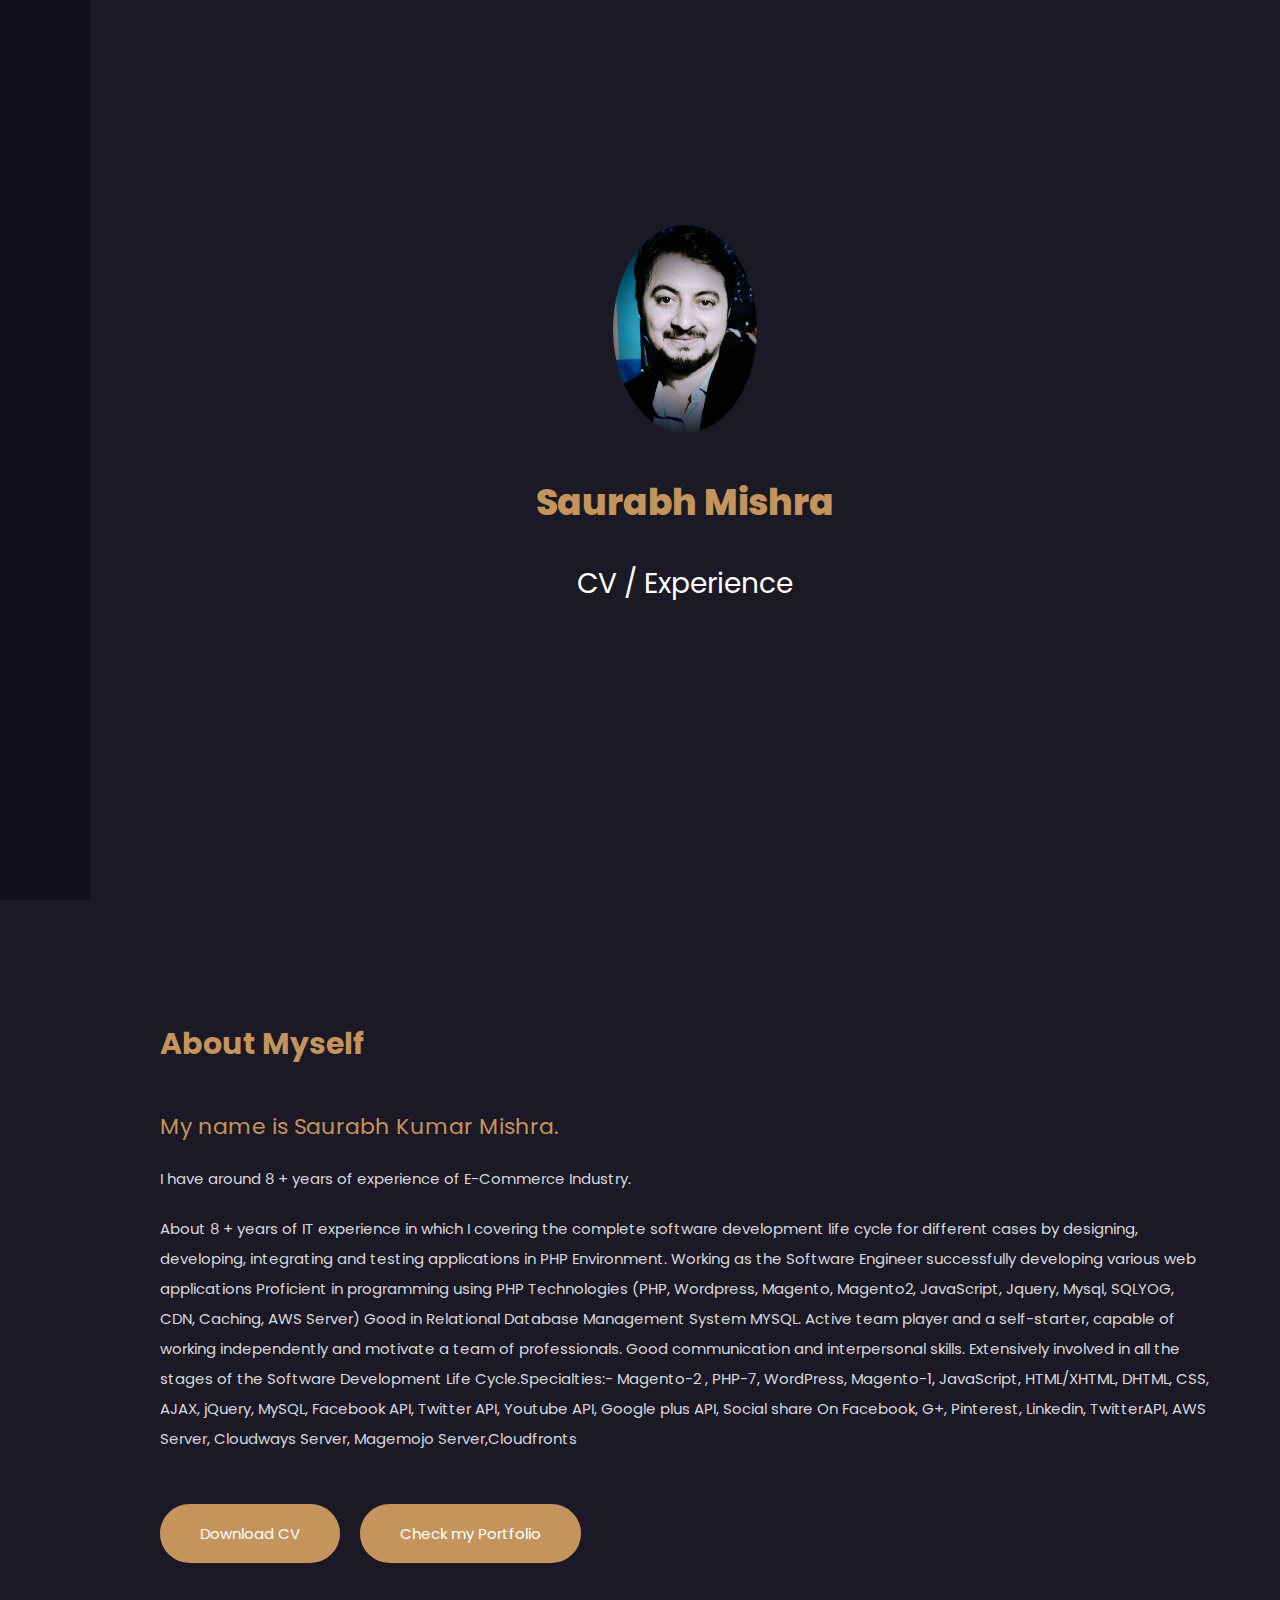
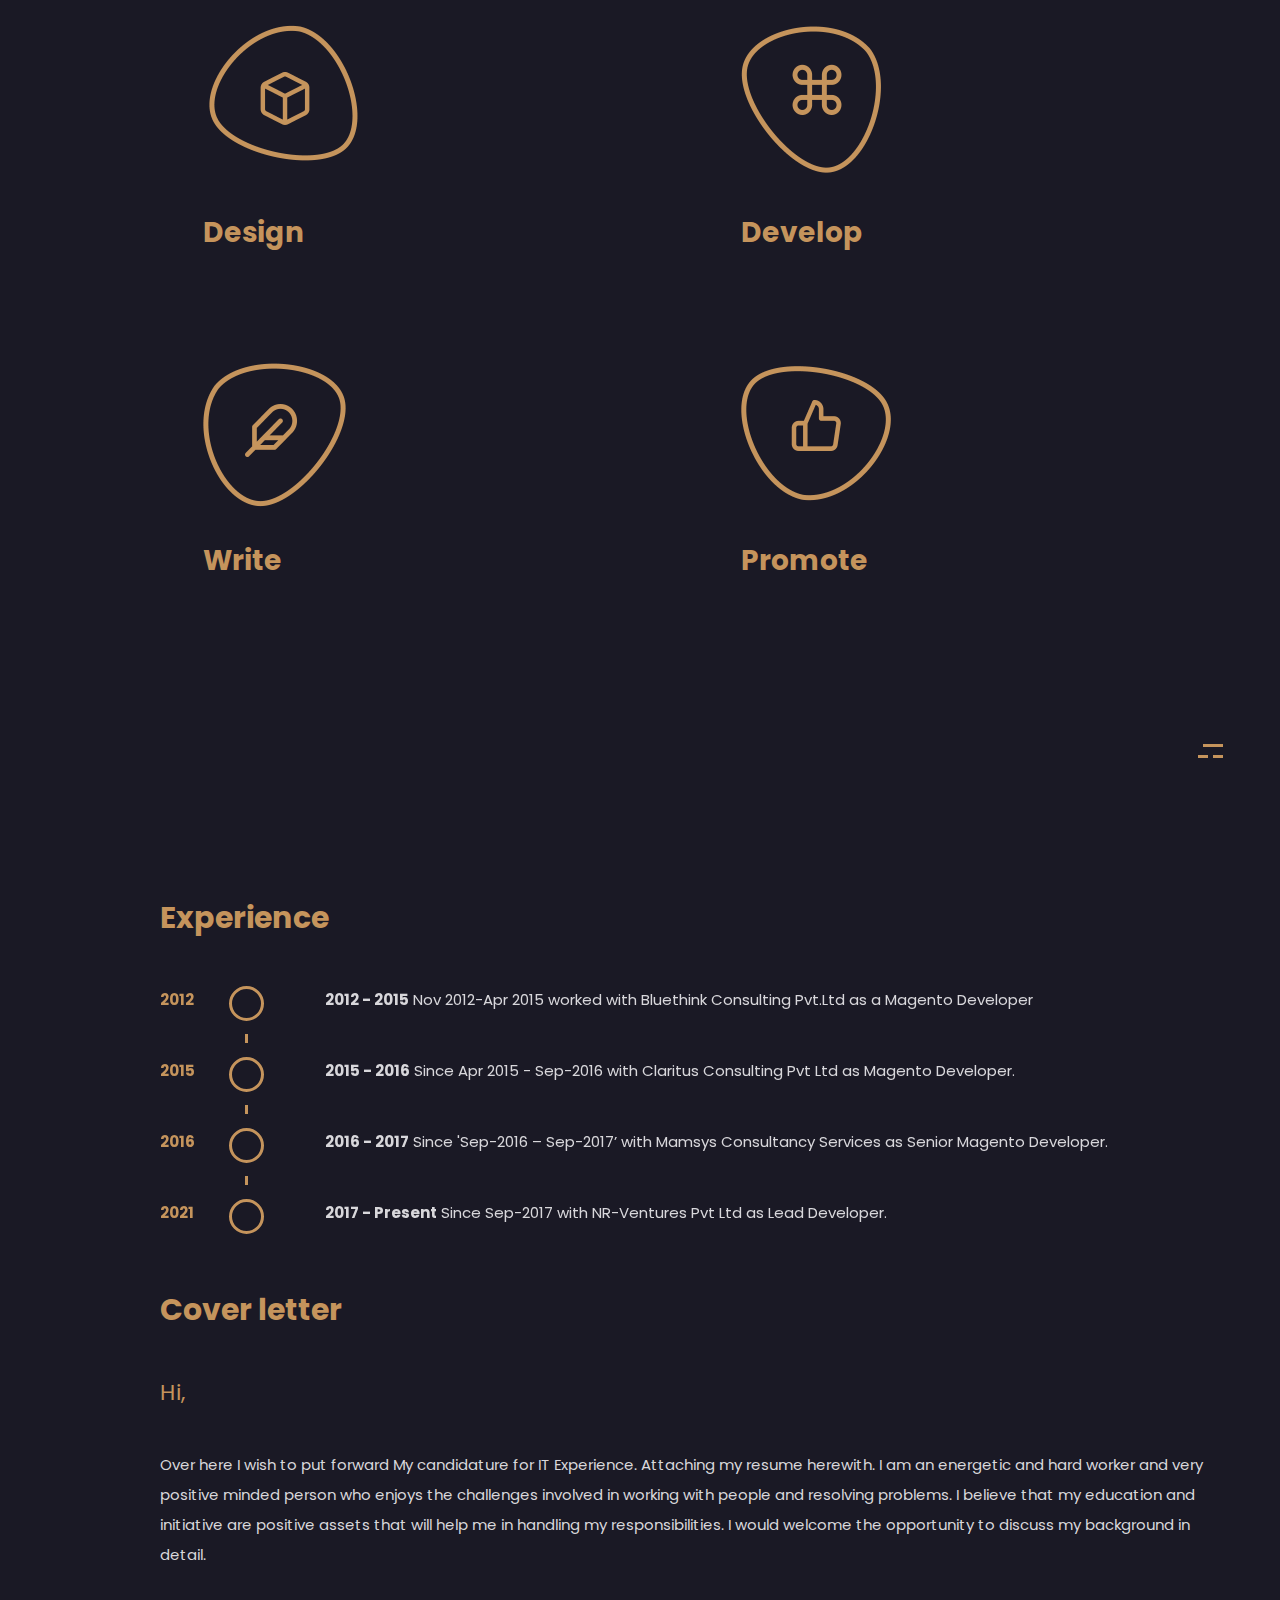
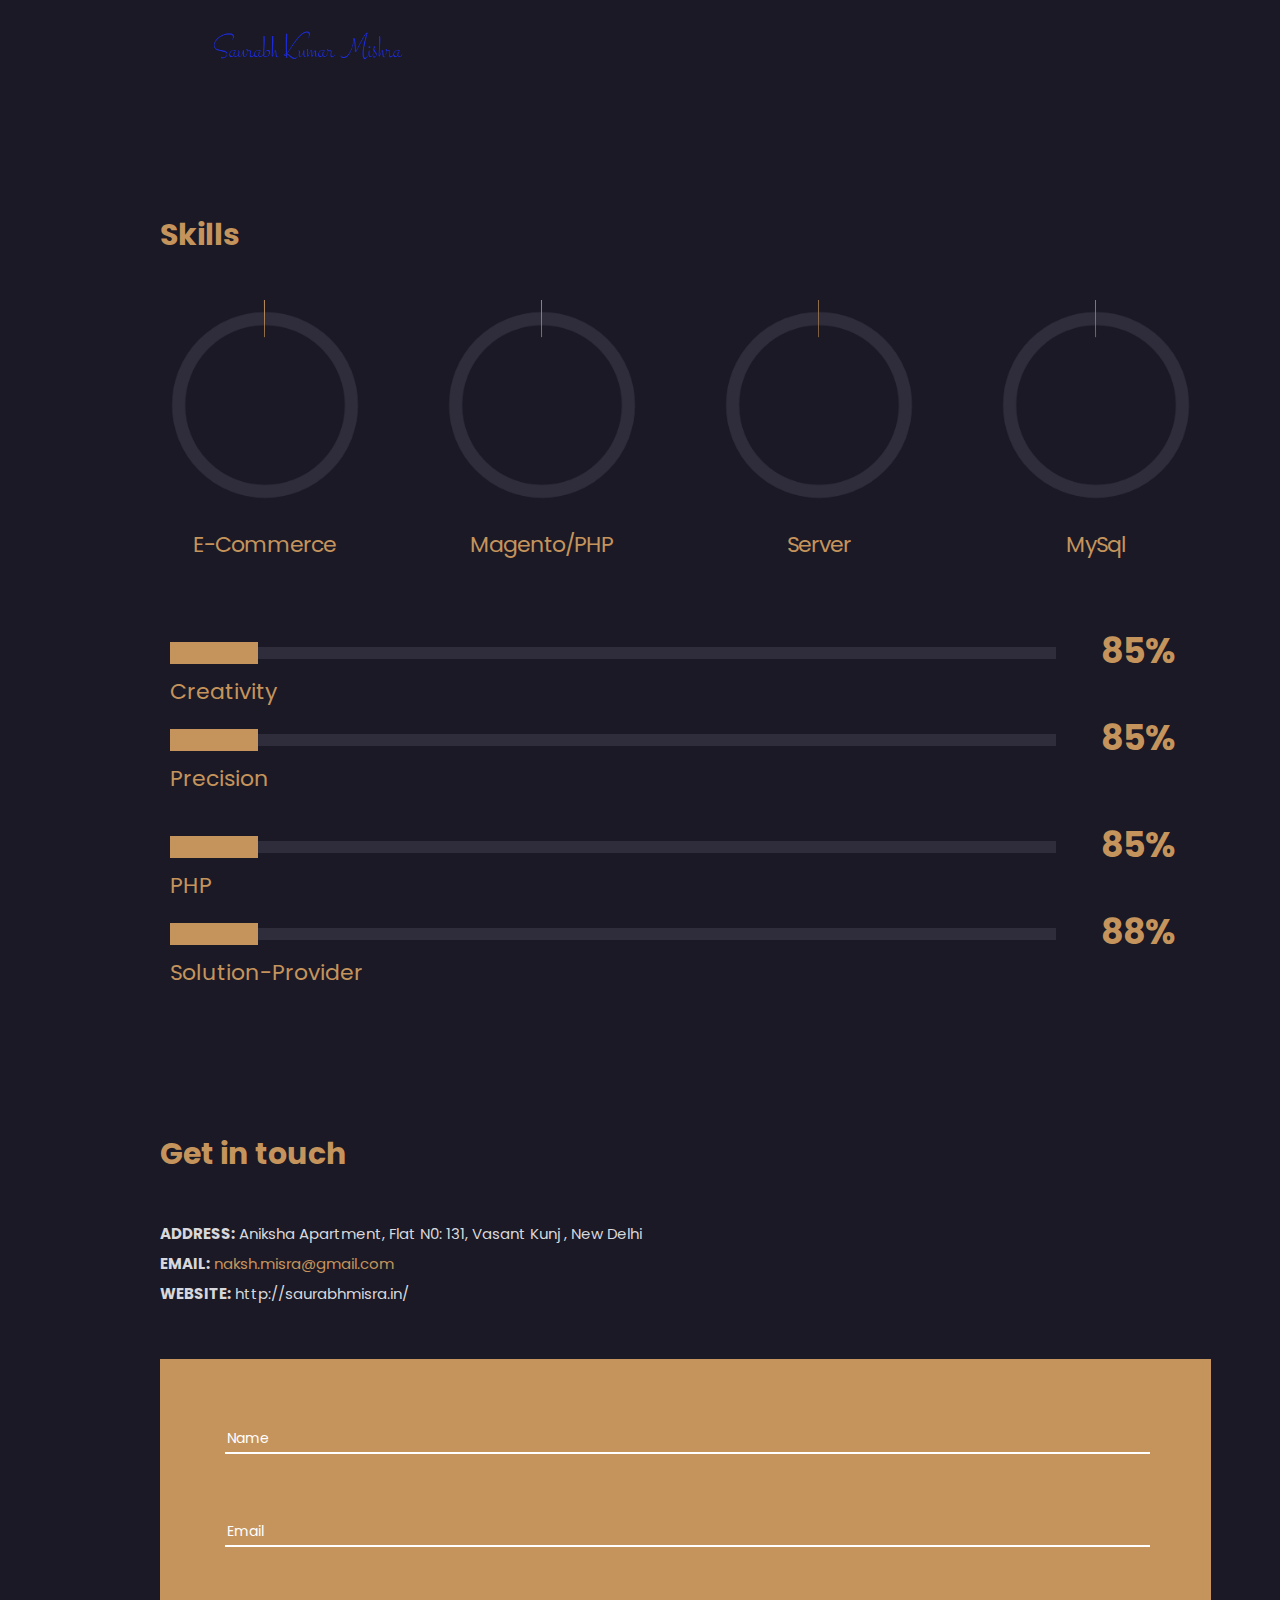
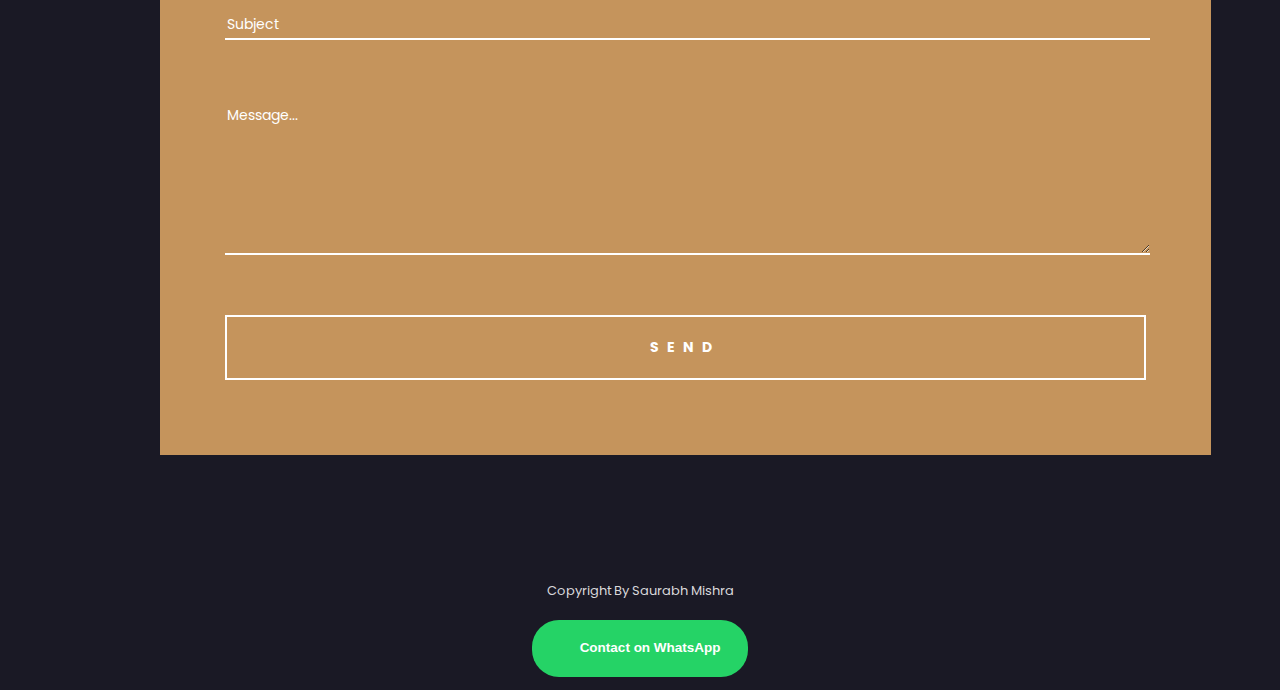
<file: index.html>
<!DOCTYPE html>
<html lang="en-US"> 
   <head>
      <meta charset="UTF-8" />
      <meta name="viewport" content="width=device-width, initial-scale=1, maximum-scale=1" />
      <meta name="description" content="Saurabh Mishra Magento-2 Developer Delhi NCR">
      <meta name="keywords" content="Saurabh Mishra Magento Certified Developer and Solution Expert/Specialties in Delhi NCR, He has 9+ years of rich experience in E-Commerce portal also hands on multiple technologies Node.Js, Express frameworks, Neo.Js,MongoDB,AWS,Cloudfronts,Cloudware,Magemojo Server">
      <meta name="author" content="Saurabh Mishra Magento-2 Developer Delhi NCR">
      <link rel="pingback" href="https://demo.cocobasic.com/volos-wp/demo-2/xmlrpc.php" />
      <title>Saurabh Mishra portfolio</title>
      <style id="cocobasic-customizer-style" type="text/css">.doc-loader { background-color:#13111b!important; }body.ccb-css { background-color:#1a1925; }body.ccb-css, .ccb-css .widget a, .ccb-css .search-field { color:#d8d7db; }.ccb-css .search-field::-webkit-input-placeholder { color:#d8d7db; }.ccb-css .search-field:-ms-input-placeholder { color:#d8d7db; }.ccb-css .search-field::placeholder { color:#d8d7db; }.ccb-css.single .nav-links:before { background-color:#d8d7db; }body.ccb-css a, .ccb-css .global-color, .ccb-css .timeline-event-date, .ccb-css .category-filter-list .button.is-checked, .ccb-css blockquote.wp-block-quote, .ccb-css h1, .ccb-css h2, .ccb-css h3, .ccb-css h4, .ccb-css h5, .ccb-css h6, .ccb-css .comments-holder .comment-author-date-replay-holder, .ccb-css .more-posts, .ccb-css .no-more-posts, .ccb-css .more-posts-loading, .ccb-css .is-style-outline .wp-block-button__link { color:#c5945c; }.ccb-css .global-background-color, .ccb-css .menu-holder, .ccb-css .img-caption, .ccb-css li.timeline-event:before, .ccb-css li.timeline-event span.timeline-circle:after, .ccb-css .skill-fill, .ccb-css .category-filter-icon, .ccb-css .category-filter-icon:after, .ccb-css .category-filter-icon:before, .ccb-css .portfolio-text-holder, .ccb-css .owl-theme .owl-dots .owl-dot.active span, .ccb-css .close-icon, .ccb-css .comments-holder ul.children:before, .ccb-css .wp-block-button__link { background-color:#c5945c; }.ccb-css span.timeline-circle:before { border-color:#c5945c; }.ccb-css .current-num, .ccb-css .icon-scroll, .ccb-css .sm-clean a span.sub-arrow { color:#d8af81; }.ccb-css .icon-scroll:before, .ccb-css .sm-clean a:after { background-color:#d8af81; }.ccb-css .current-big-num { -webkit-text-stroke-color:#d8af81; }.ccb-css .total-pages-num, .ccb-css .comment-date, .ccb-css .archive-title h1, .ccb-css li.timeline-event:hover, .ccb-css .category-filter-list, .ccb-css .portfolio-text, .ccb-css .portfolio-cat { color:#ffffff; }.ccb-css #toggle:before, .ccb-css #toggle:after, .ccb-css #toggle .menu-line, .ccb-css .pagination-div:after, .ccb-css .portfolio-cat:before, .ccb-css .owl-theme .owl-dots .owl-dot span, .ccb-css .owl-theme .owl-dots .owl-dot:hover span { background-color:#ffffff; }.ccb-css .header-holder, .ccb-css .icon-scroll:after { background-color:#13111b; }</style>
      <meta name='robots' content='max-image-preview:large' />
      <link rel='dns-prefetch' href='//fonts.googleapis.com' />
      <link rel='stylesheet' id='prettyPhoto-css'  href='volos-wp/demo-2/wp-content/cache/autoptimize/css/autoptimize_single_3d56f9d411dfb559fa8099914f1935bd.css' type='text/css' media='all' />
      <link rel='stylesheet' id='owl.theme.default-css'  href='volos-wp/demo-2/wp-content/plugins/cocobasic-elementor/assets/css/owl.theme.default.min.css' type='text/css' media='all' />
      <link rel='stylesheet' id='owl.carousel-css'  href='volos-wp/demo-2/wp-content/plugins/cocobasic-elementor/assets/css/owl.carousel.min.css' type='text/css' media='all' />
      <link rel='stylesheet' id='cocobasic-elementor-main-style-css'  href='volos-wp/demo-2/wp-content/cache/autoptimize/css/autoptimize_single_c166df11d4b637bcbc4ee67e5bdeb522.css' type='text/css' media='all' />
      <link rel='stylesheet' id='wp-block-library-css'  href='volos-wp/demo-2/wp-includes/css/dist/block-library/style.min.css' type='text/css' media='all' />
      <link rel='stylesheet' id='contact-form-7-css'  href='volos-wp/demo-2/wp-content/cache/autoptimize/css/autoptimize_single_4bc19d35d9e5befbc0d4ac845aab7f5b.css' type='text/css' media='all' />
      <link rel='stylesheet' id='volos-google-fonts-css'  href='//fonts.googleapis.com/css?family=Poppins%3A400%2C700%2C800&#038;ver=1.0.0' type='text/css' media='all' />
      <link rel='stylesheet' id='volos-clear-style-css'  href='volos-wp/demo-2/wp-content/cache/autoptimize/css/autoptimize_single_9c517a2fdeaea29fcffda0c5cb2782a2.css' type='text/css' media='all' />
      <link rel='stylesheet' id='volos-common-style-css'  href='volos-wp/demo-2/wp-content/cache/autoptimize/css/autoptimize_single_aa8f0a53fd537a85c705699c870f4296.css' type='text/css' media='all' />
      <link rel='stylesheet' id='sm-cleen-css'  href='volos-wp/demo-2/wp-content/cache/autoptimize/css/autoptimize_single_ce56b171c4e52ebe296493a033378259.css' type='text/css' media='all' />
      <link rel='stylesheet' id='volos-main-theme-style-css'  href='volos-wp/demo-2/wp-content/cache/autoptimize/css/autoptimize_single_3c271188cc3d7dfdd4a24592a5f4c08d.css' type='text/css' media='all' />
      <link rel='stylesheet' id='elementor-icons-css'  href='volos-wp/demo-2/wp-content/plugins/elementor/assets/lib/eicons/css/elementor-icons.min.css' type='text/css' media='all' />
      <link rel='stylesheet' id='elementor-animations-css'  href='volos-wp/demo-2/wp-content/plugins/elementor/assets/lib/animations/animations.min.css' type='text/css' media='all' />
      <link rel='stylesheet' id='elementor-frontend-legacy-css'  href='volos-wp/demo-2/wp-content/plugins/elementor/assets/css/frontend-legacy.min.css' type='text/css' media='all' />
      <link rel='stylesheet' id='elementor-frontend-css'  href='volos-wp/demo-2/wp-content/uploads/elementor/css/custom-frontend.min.css' type='text/css' media='all' />
      <link rel='stylesheet' id='elementor-post-214-css'  href='volos-wp/demo-2/wp-content/uploads/elementor/css/post-214.css' type='text/css' media='all' />
      <link rel='stylesheet' id='elementor-post-9-css'  href='volos-wp/demo-2/wp-content/uploads/elementor/css/post-9.css' type='text/css' media='all' />
      <link rel='stylesheet' id='google-fonts-1-css'  href='https://fonts.googleapis.com/css?family=Roboto%3A100%2C100italic%2C200%2C200italic%2C300%2C300italic%2C400%2C400italic%2C500%2C500italic%2C600%2C600italic%2C700%2C700italic%2C800%2C800italic%2C900%2C900italic%7CRoboto+Slab%3A100%2C100italic%2C200%2C200italic%2C300%2C300italic%2C400%2C400italic%2C500%2C500italic%2C600%2C600italic%2C700%2C700italic%2C800%2C800italic%2C900%2C900italic&#038;ver=5.7' type='text/css' media='all' />
      <!--[if lt IE 9]> <script type='text/javascript' src='https://demo.cocobasic.com/volos-wp/demo-2/wp-content/themes/volos-wp/js/html5shiv.js' id='html5shiv-js'></script> <![endif]--> <!--[if lt IE 9]> <script type='text/javascript' src='https://demo.cocobasic.com/volos-wp/demo-2/wp-content/themes/volos-wp/js/respond.min.js' id='respond-js'></script> <![endif]--> <script type='text/javascript' src='volos-wp/demo-2/wp-includes/js/jquery/jquery.min.js' id='jquery-core-js'></script> 
      <link rel="https://api.w.org/" href="https://demo.cocobasic.com/volos-wp/demo-2/wp-json/" />
      <link rel="alternate" type="application/json" href="https://demo.cocobasic.com/volos-wp/demo-2/wp-json/wp/v2/pages/9" />
      <link rel="EditURI" type="application/rsd+xml" title="RSD" href="https://demo.cocobasic.com/volos-wp/demo-2/xmlrpc.php?rsd" />
      <link rel="wlwmanifest" type="application/wlwmanifest+xml" href="https://demo.cocobasic.com/volos-wp/demo-2/wp-includes/wlwmanifest.xml" />
      <meta name="generator" content="WordPress 5.7" />
      <link rel="canonical" href="https://demo.cocobasic.com/volos-wp/demo-2/" />
      <link rel='shortlink' href='https://demo.cocobasic.com/volos-wp/demo-2/' />
      <link rel="alternate" type="application/json+oembed" href="https://demo.cocobasic.com/volos-wp/demo-2/wp-json/oembed/1.0/embed?url=https%3A%2F%2Fdemo.cocobasic.com%2Fvolos-wp%2Fdemo-2%2F" />
      <link rel="alternate" type="text/xml+oembed" href="https://demo.cocobasic.com/volos-wp/demo-2/wp-json/oembed/1.0/embed?url=https%3A%2F%2Fdemo.cocobasic.com%2Fvolos-wp%2Fdemo-2%2F&#038;format=xml" />
      <link rel="icon" href="volos-wp/demo-2/wp-content/uploads/2019/11/cropped-favicon-1-32x32.png" sizes="32x32" />
      <link rel="icon" href="volos-wp/demo-2/wp-content/uploads/2019/11/cropped-favicon-1-192x192.png" sizes="192x192" />
      <link rel="apple-touch-icon" href="volos-wp/demo-2/wp-content/uploads/2019/11/cropped-favicon-1-180x180.png" />
     
      
      <!-- <script async src="gtag/js_id_ua-90924782-1.js"></script> <script>window.dataLayer = window.dataLayer || [];
         function gtag() {
             dataLayer.push(arguments);
         }
         gtag('js', new Date());
         gtag('config', 'UA-90924782-1', {'anonymize_ip': true});
      </script> --> 

      <!-- Google Tag Manager -->
<script>(function(w,d,s,l,i){w[l]=w[l]||[];w[l].push({'gtm.start':
new Date().getTime(),event:'gtm.js'});var f=d.getElementsByTagName(s)[0],
j=d.createElement(s),dl=l!='dataLayer'?'&l='+l:'';j.async=true;j.src=
'https://www.googletagmanager.com/gtm.js?id='+i+dl;f.parentNode.insertBefore(j,f);
})(window,document,'script','dataLayer','GTM-NGJXFHC');</script>
<!-- End Google Tag Manager -->

   </head>
   <body class="home page-template-default page page-id-9 chrome windows elementor-default elementor-kit-214 elementor-page elementor-page-9">

    <!-- Google Tag Manager (noscript) -->
<noscript><iframe src="https://www.googletagmanager.com/ns.html?id=GTM-NGJXFHC"
height="0" width="0" style="display:none;visibility:hidden"></iframe></noscript>
<!-- End Google Tag Manager (noscript) -->

      <div class="doc-loader"> <img src="volos-wp/demo-2/wp-content/uploads/2019/12/preloader.gif" alt="Volos" /></div>
      <div class="header-holder">
         <div class="header-wrapper">
            <header>
              <!-- <div class="toggle-holder">
                  <div id="toggle">
                     <div class="menu-line"></div>
                  </div>
               </div>-->

               <div class="top-pagination">
                  <div class="current-num"> <span>01</span></div>
                  <div class="pagination-div"></div>
                  <div class="total-pages-num"></div>
               </div>
               <div class="my-info-wrapper">
                  <div data-elementor-type="page" data-elementor-id="20" class="elementor elementor-20" data-elementor-settings="[]">
                     <div class="elementor-inner">
                        <div class="elementor-section-wrap">
                           <section class="elementor-section elementor-top-section elementor-element elementor-element-64b73840 elementor-section-full_width elementor-section-height-default elementor-section-height-default" data-id="64b73840" data-element_type="section">
                              <div class="elementor-container elementor-column-gap-no">
                                 <div class="elementor-row">
                                    <div class="elementor-column elementor-col-100 elementor-top-column elementor-element elementor-element-1d868ca8" data-id="1d868ca8" data-element_type="column">
                                       <div class="elementor-column-wrap elementor-element-populated">
                                          <div class="elementor-widget-wrap">
                                             <div class="elementor-element elementor-element-646ac3f7 global-color elementor-widget elementor-widget-text-editor" data-id="646ac3f7" data-element_type="widget" data-widget_type="text-editor.default">
                                                <div class="elementor-widget-container">
                                                   <div class="elementor-text-editor elementor-clearfix">NAME</div>
                                                </div>
                                             </div>
                                             <div class="elementor-element elementor-element-5ed3a12e elementor-widget elementor-widget-text-editor" data-id="5ed3a12e" data-element_type="widget" data-widget_type="text-editor.default">
                                                <div class="elementor-widget-container">
                                                   <div class="elementor-text-editor elementor-clearfix">Saurabh Kumar Mishra</div>
                                                </div>
                                             </div>
                                             <div class="elementor-element elementor-element-a4240e5 global-color elementor-widget elementor-widget-text-editor" data-id="a4240e5" data-element_type="widget" data-widget_type="text-editor.default">
                                                <div class="elementor-widget-container">
                                                   <div class="elementor-text-editor elementor-clearfix">ROLE</div>
                                                </div>
                                             </div>
                                             <div class="elementor-element elementor-element-6c435a6 elementor-widget elementor-widget-text-editor" data-id="6c435a6" data-element_type="widget" data-widget_type="text-editor.default">
                                                <div class="elementor-widget-container">
                                                   <div class="elementor-text-editor elementor-clearfix">Lead Engineer</div>
                                                </div>
                                             </div>
                                             <div class="elementor-element elementor-element-36538e7f global-color elementor-widget elementor-widget-text-editor" data-id="36538e7f" data-element_type="widget" data-widget_type="text-editor.default">
                                                <div class="elementor-widget-container">
                                                   <div class="elementor-text-editor elementor-clearfix">EMAIL</div>
                                                </div>
                                             </div>
                                            
                                              <div class="elementor-element elementor-element-6c435a6 elementor-widget elementor-widget-text-editor" data-id="6c435a6" data-element_type="widget" data-widget_type="text-editor.default">
                                                <div class="elementor-widget-container">
                                                   <div class="elementor-text-editor elementor-clearfix">naksh.misra@gmail.com</div>
                                                </div>
                                             </div>
                                             <div class="elementor-element elementor-element-4f135e30 global-color elementor-widget elementor-widget-text-editor" data-id="4f135e30" data-element_type="widget" data-widget_type="text-editor.default">
                                                <div class="elementor-widget-container">
                                                   <div class="elementor-text-editor elementor-clearfix">PHONE</div>
                                                </div>
                                             </div>
                                             <div class="elementor-element elementor-element-7ff2e84b elementor-widget elementor-widget-text-editor" data-id="7ff2e84b" data-element_type="widget" data-widget_type="text-editor.default">
                                                <div class="elementor-widget-container">
                                                   <div class="elementor-text-editor elementor-clearfix">+91 9911053033</div>
                                                </div>
                                             </div>
                                             <div class="elementor-element elementor-element-19aca067 elementor-widget elementor-widget-image" data-id="19aca067" data-element_type="widget" data-widget_type="image.default">
                                                <div class="elementor-widget-container">
                                                   <div class="elementor-image"> <img width="339" height="84" src="volos-wp/demo-2/wp-content/uploads/2019/12/icon_signature_x2-1.png" class="attachment-full size-full" alt="" loading="lazy" srcset="volos-wp/demo-2/wp-content/uploads/2019/12/icon_signature_x2-1.png 339w, volos-wp/demo-2/wp-content/uploads/2019/12/icon_signature_x2-1-300x74.png 300w" sizes="(max-width: 339px) 100vw, 339px" /></div>
                                                </div>
                                             </div>
                                          </div>
                                       </div>
                                    </div>
                                 </div>
                              </div>
                           </section>
                        </div>
                     </div>
                  </div>
               </div>
               <div class="menu-holder">
                  <div class="menu-wrapper relative">
                     <nav id="header-main-menu" class="big-menu">
                        <ul id="menu-menu-1" class="main-menu sm sm-clean">
                           <!-- <li id="menu-item-86" class="one-page-section menu-item menu-item-type-custom menu-item-object-custom menu-item-86"><a href="#">Home</a></li>
                           <li id="menu-item-87" class="one-page-section menu-item menu-item-type-custom menu-item-object-custom menu-item-87"><a href="#">Service</a></li>
                           <li id="menu-item-88" class="one-page-section menu-item menu-item-type-custom menu-item-object-custom menu-item-88"><a href="#">Portfolio</a></li>
                           <li id="menu-item-89" class="one-page-section menu-item menu-item-type-custom menu-item-object-custom menu-item-89"><a href="#">Resume</a></li>
                           <li id="menu-item-90" class="one-page-section menu-item menu-item-type-custom menu-item-object-custom menu-item-90"><a href="#">Skills</a></li>
                           <li id="menu-item-91" class="one-page-section menu-item menu-item-type-custom menu-item-object-custom menu-item-91"><a href="#">Contact</a></li> -->

                          <!-- <li id="menu-item-86" class="one-page-section menu-item menu-item-type-custom menu-item-object-custom menu-item-86"><a href="#">Home</a></li>
                           <li id="menu-item-87" class="one-page-section menu-item menu-item-type-custom menu-item-object-custom menu-item-87"><a href="#">Service</a></li>
                           <li id="menu-item-88" class="one-page-section menu-item menu-item-type-custom menu-item-object-custom menu-item-88"><a href="#">Portfolio</a></li>
                           <li id="menu-item-89" class="one-page-section menu-item menu-item-type-custom menu-item-object-custom menu-item-89"><a href="#">Resume</a></li>
                           <li id="menu-item-90" class="one-page-section menu-item menu-item-type-custom menu-item-object-custom menu-item-90"><a href="#">Skills</a></li>
                           <li id="menu-item-91" class="one-page-section menu-item menu-item-type-custom menu-item-object-custom menu-item-91"><a href="#">Contact</a></li>-->

                           <<!-- li id="menu-item-188" class="menu-item menu-item-type-post_type menu-item-object-page menu-item-188"><a href="volos-wp/demo-2/blog.html">Blog</a></li> -->
                        </ul>
                     </nav>
                  </div>
               </div>
               <div class="big-num">
                  <div class="current-big-num">01</div>
                  <div class="icon-scroll"></div>
               </div>
            </header>
         </div>
      </div>
      <div id="content" class="site-content">
         <div class="content-holder center-relative content-1300 post-9 page type-page status-publish hentry" >
            <div data-elementor-type="wp-page" data-elementor-id="9" class="elementor elementor-9" data-elementor-settings="[]">
               <div class="elementor-inner">
                  <div class="elementor-section-wrap">
                     <section class="elementor-section elementor-top-section elementor-element elementor-element-4da9be6a elementor-section-full_width elementor-section-height-full op-section elementor-section-height-default elementor-section-items-middle" data-id="4da9be6a" data-element_type="section" id="home" data-settings="{&quot;background_background&quot;:&quot;video&quot;,&quot;background_video_link&quot;:&quot;https:\/\/demo.cocobasic.com\/volos-wp\/demo-2\/wp-content\/uploads\/2019\/12\/video.mp4&quot;,&quot;background_play_on_mobile&quot;:&quot;yes&quot;,&quot;background_video_start&quot;:0}">
                        <div class="elementor-background-video-container">
                           <video class="elementor-background-video-hosted elementor-html5-video" autoplay muted playsinline loop></video>
                        </div>
                        <div class="elementor-background-overlay"></div>
                        <div class="elementor-container elementor-column-gap-default">
                           <div class="elementor-row">
                              <div class="elementor-column elementor-col-100 elementor-top-column elementor-element elementor-element-69ec8709 column-100hv" data-id="69ec8709" data-element_type="column">
                                 <div class="elementor-column-wrap elementor-element-populated">
                                    <div class="elementor-widget-wrap">
                                       <div class="elementor-element elementor-element-62c46cf elementor-widget elementor-widget-image" data-id="62c46cf" data-element_type="widget" data-widget_type="image.default">
                                          <div class="elementor-widget-container">
                                             <div class="elementor-image"> <img width="600" height="600" src="volos-wp/demo-2/wp-content/uploads/2019/12/image_profile.jpg" class="attachment-full size-full" alt="" loading="lazy" srcset="volos-wp/demo-2/wp-content/uploads/2019/12/image_profile.jpg 600w, volos-wp/demo-2/wp-content/uploads/2019/12/image_profile-300x300.jpg 300w, volos-wp/demo-2/wp-content/uploads/2019/12/image_profile-150x150.jpg 150w" sizes="(max-width: 600px) 100vw, 600px" /></div>
                                          </div>
                                       </div>
                                       <div class="elementor-element elementor-element-21f3bf1 elementor-widget elementor-widget-heading" data-id="21f3bf1" data-element_type="widget" data-widget_type="heading.default">
                                          <div class="elementor-widget-container">
                                             <h3 class="elementor-heading-title elementor-size-default">Saurabh Mishra</h3>
                                             <!--<h5>I’m glad you reached here. I’m a full stack development practitioner currently working on Magento-2</h5>-->
                                          </div>
                                       </div>
                                       <div class="elementor-element elementor-element-86793e2 elementor-widget elementor-widget-text-editor" data-id="86793e2" data-element_type="widget" data-widget_type="text-editor.default">
                                          <div class="elementor-widget-container">
                                             <div class="elementor-text-editor elementor-clearfix">
                                                <p>CV / Experience</p>
                                             </div>
                                          </div>
                                       </div>
                                    </div>
                                 </div>
                              </div>
                           </div>
                        </div>
                     </section>
                     <section class="elementor-section elementor-top-section elementor-element elementor-element-10b2843 op-section elementor-section-boxed elementor-section-height-default elementor-section-height-default" data-id="10b2843" data-element_type="section" id="service">
                        <div class="elementor-container elementor-column-gap-default">
                           <div class="elementor-row">
                              <div class="elementor-column elementor-col-50 elementor-top-column elementor-element elementor-element-b7cd057" data-id="b7cd057" data-element_type="column">
                                 <div class="elementor-column-wrap elementor-element-populated">
                                    <div class="elementor-widget-wrap">
                                       <div class="elementor-element elementor-element-6787711 elementor-widget elementor-widget-heading" data-id="6787711" data-element_type="widget" data-widget_type="heading.default">
                                          <div class="elementor-widget-container">
                                             <h2 class="elementor-heading-title elementor-size-default">About Myself</h2>
                                          </div>
                                       </div>
                                       <div class="elementor-element elementor-element-0c2719b global-color elementor-widget elementor-widget-text-editor" data-id="0c2719b" data-element_type="widget" data-widget_type="text-editor.default">
                                          <div class="elementor-widget-container">
                                             <div class="elementor-text-editor elementor-clearfix">My name is Saurabh Kumar Mishra.</div>
                                          </div>
                                       </div>
                                       <div class="elementor-element elementor-element-f3c56d3 elementor-widget elementor-widget-text-editor" data-id="f3c56d3" data-element_type="widget" data-widget_type="text-editor.default">
                                          <div class="elementor-widget-container">
                                             <div class="elementor-text-editor elementor-clearfix">I have around 8 + years of experience of E-Commerce Industry.</div>
                                          </div>
                                       </div>
                                       <div class="elementor-element elementor-element-e292c23 elementor-widget elementor-widget-text-editor" data-id="e292c23" data-element_type="widget" data-widget_type="text-editor.default">
                                          <div class="elementor-widget-container">
                                             <div class="elementor-text-editor elementor-clearfix">About 8 + years of IT experience in which I covering the complete software development life cycle for different cases by designing, developing, integrating and testing applications in PHP Environment. 
											 Working as the Software Engineer successfully developing various web applications Proficient in programming using PHP Technologies (PHP, Wordpress, Magento, Magento2, JavaScript, Jquery, Mysql, SQLYOG, CDN, Caching, AWS Server) Good in Relational Database Management System MYSQL. 
											 Active team player and a self-starter, capable of working independently and motivate a team of professionals. Good communication and interpersonal skills. Extensively involved in all the stages of the Software Development Life Cycle.Specialties:- Magento-2 , PHP-7, WordPress, Magento-1, JavaScript, HTML/XHTML, DHTML, CSS, AJAX, jQuery, MySQL,  Facebook API, Twitter API,  Youtube API, Google plus API, Social share On Facebook, G+, Pinterest, Linkedin, TwitterAPI, AWS Server, Cloudways Server, Magemojo Server,Cloudfronts</div>
                                          </div>
                                       </div>
                                       <div class="elementor-element elementor-element-4b0da0b elementor-widget__width-auto elementor-widget elementor-widget-button" data-id="4b0da0b" data-element_type="widget" data-widget_type="button.default">
                                          <div class="elementor-widget-container">
                                             <div class="elementor-button-wrapper"> <a href="./resume/Resume-saurabh.docx-protected.pdf" target="_blank" rel="nofollow" class="elementor-button-link elementor-button elementor-size-sm" role="button"> <span class="elementor-button-content-wrapper"> <span class="elementor-button-text">Download CV</span> </span> </a></div>
                                          </div>
                                       </div>
                                       <div class="elementor-element elementor-element-a7c0fb2 elementor-widget__width-auto elementor-widget elementor-widget-button" data-id="a7c0fb2" data-element_type="widget" data-widget_type="button.default">
                                          <div class="elementor-widget-container">
                                             <div class="elementor-button-wrapper"> <a href="#portfolio" class="elementor-button-link elementor-button elementor-size-sm" role="button"> <span class="elementor-button-content-wrapper"> <span class="elementor-button-text">Check my Portfolio</span> </span> </a></div>
                                          </div>
                                       </div>
                                    </div>
                                 </div>
                              </div>
                              <div class="elementor-column elementor-col-50 elementor-top-column elementor-element elementor-element-b300838" data-id="b300838" data-element_type="column">
                                 <div class="elementor-column-wrap elementor-element-populated">
                                    <div class="elementor-widget-wrap">
                                       <section class="elementor-section elementor-inner-section elementor-element elementor-element-bf2f528 elementor-section-boxed elementor-section-height-default elementor-section-height-default" data-id="bf2f528" data-element_type="section">
                                          <div class="elementor-container elementor-column-gap-default">
                                             <div class="elementor-row">
                                                <div class="elementor-column elementor-col-50 elementor-inner-column elementor-element elementor-element-25c735a" data-id="25c735a" data-element_type="column">
                                                   <div class="elementor-column-wrap elementor-element-populated">
                                                      <div class="elementor-widget-wrap">
                                                         <div class="elementor-element elementor-element-f31468d elementor-widget elementor-widget-image" data-id="f31468d" data-element_type="widget" data-widget_type="image.default">
                                                            <div class="elementor-widget-container">
                                                               <div class="elementor-image"> <img width="400" height="400" src="volos-wp/demo-2/wp-content/uploads/2019/12/icon_design_x2.png" class="attachment-full size-full" alt="" loading="lazy" srcset="volos-wp/demo-2/wp-content/uploads/2019/12/icon_design_x2.png 400w, volos-wp/demo-2/wp-content/uploads/2019/12/icon_design_x2-300x300.png 300w, volos-wp/demo-2/wp-content/uploads/2019/12/icon_design_x2-150x150.png 150w" sizes="(max-width: 400px) 100vw, 400px" /></div>
                                                            </div>
                                                         </div>
                                                         <div class="elementor-element elementor-element-c452ce2 elementor-widget elementor-widget-heading" data-id="c452ce2" data-element_type="widget" data-widget_type="heading.default">
                                                            <div class="elementor-widget-container">
                                                               <h4 class="elementor-heading-title elementor-size-default">Design</h4>
                                                            </div>
                                                         </div>
                                                         <div class="elementor-element elementor-element-b363470 elementor-widget elementor-widget-text-editor" data-id="b363470" data-element_type="widget" data-widget_type="text-editor.default">
                                                            <div class="elementor-widget-container">
                                                               <!-- div class="elementor-text-editor elementor-clearfix">A full stack allaround designer that may or may not include a guide for specific creative people</div> -->
                                                            </div>
                                                         </div>
                                                      </div>
                                                   </div>
                                                </div>
                                                <div class="elementor-column elementor-col-50 elementor-inner-column elementor-element elementor-element-57d5fe4" data-id="57d5fe4" data-element_type="column">
                                                   <div class="elementor-column-wrap elementor-element-populated">
                                                      <div class="elementor-widget-wrap">
                                                         <div class="elementor-element elementor-element-5edfc74 elementor-widget elementor-widget-image" data-id="5edfc74" data-element_type="widget" data-widget_type="image.default">
                                                            <div class="elementor-widget-container">
                                                               <div class="elementor-image"> <img width="400" height="400" src="volos-wp/demo-2/wp-content/uploads/2019/12/icon_develop_x2.png" class="attachment-full size-full" alt="" loading="lazy" srcset="volos-wp/demo-2/wp-content/uploads/2019/12/icon_develop_x2.png 400w, volos-wp/demo-2/wp-content/uploads/2019/12/icon_develop_x2-300x300.png 300w, volos-wp/demo-2/wp-content/uploads/2019/12/icon_develop_x2-150x150.png 150w" sizes="(max-width: 400px) 100vw, 400px" /></div>
                                                            </div>
                                                         </div>
                                                         <div class="elementor-element elementor-element-3d096ca elementor-widget elementor-widget-heading" data-id="3d096ca" data-element_type="widget" data-widget_type="heading.default">
                                                            <div class="elementor-widget-container">
                                                               <h4 class="elementor-heading-title elementor-size-default">Develop</h4>
                                                            </div>
                                                         </div>
                                                         <div class="elementor-element elementor-element-2713e64 elementor-widget elementor-widget-text-editor" data-id="2713e64" data-element_type="widget" data-widget_type="text-editor.default">
                                                            <div class="elementor-widget-container">
                                                               <!-- <div class="elementor-text-editor elementor-clearfix">Tellus pharetra erat tristique erat donec dignissim etiam sed malesik enim sodales lorem ipsu</div> -->
                                                            </div>
                                                         </div>
                                                      </div>
                                                   </div>
                                                </div>
                                             </div>
                                          </div>
                                       </section>
                                       <section class="elementor-section elementor-inner-section elementor-element elementor-element-9bac2f0 elementor-section-boxed elementor-section-height-default elementor-section-height-default" data-id="9bac2f0" data-element_type="section">
                                          <div class="elementor-container elementor-column-gap-default">
                                             <div class="elementor-row">
                                                <div class="elementor-column elementor-col-50 elementor-inner-column elementor-element elementor-element-8616be7" data-id="8616be7" data-element_type="column">
                                                   <div class="elementor-column-wrap elementor-element-populated">
                                                      <div class="elementor-widget-wrap">
                                                         <div class="elementor-element elementor-element-b4f22b5 elementor-widget elementor-widget-image" data-id="b4f22b5" data-element_type="widget" data-widget_type="image.default">
                                                            <div class="elementor-widget-container">
                                                               <div class="elementor-image"> <img width="400" height="400" src="volos-wp/demo-2/wp-content/uploads/2019/12/icon_write_x2.png" class="attachment-full size-full" alt="" loading="lazy" srcset="volos-wp/demo-2/wp-content/uploads/2019/12/icon_write_x2.png 400w, volos-wp/demo-2/wp-content/uploads/2019/12/icon_write_x2-300x300.png 300w, volos-wp/demo-2/wp-content/uploads/2019/12/icon_write_x2-150x150.png 150w" sizes="(max-width: 400px) 100vw, 400px" /></div>
                                                            </div>
                                                         </div>
                                                         <div class="elementor-element elementor-element-666bcaa elementor-widget elementor-widget-heading" data-id="666bcaa" data-element_type="widget" data-widget_type="heading.default">
                                                            <div class="elementor-widget-container">
                                                               <h4 class="elementor-heading-title elementor-size-default">Write</h4>
                                                            </div>
                                                         </div>
                                                         <div class="elementor-element elementor-element-f1a9684 elementor-widget elementor-widget-text-editor" data-id="f1a9684" data-element_type="widget" data-widget_type="text-editor.default">
                                                            <div class="elementor-widget-container">
                                                               <!-- <div class="elementor-text-editor elementor-clearfix">Vestibulum consequat, dignissim tellus sollicitudin vulputate elit aliquet ullamcorper feugiat nisi</div> -->
                                                            </div>
                                                         </div>
                                                      </div>
                                                   </div>
                                                </div>
                                                <div class="elementor-column elementor-col-50 elementor-inner-column elementor-element elementor-element-da2e2e9" data-id="da2e2e9" data-element_type="column">
                                                   <div class="elementor-column-wrap elementor-element-populated">
                                                      <div class="elementor-widget-wrap">
                                                         <div class="elementor-element elementor-element-e5b9bb9 elementor-widget elementor-widget-image" data-id="e5b9bb9" data-element_type="widget" data-widget_type="image.default">
                                                            <div class="elementor-widget-container">
                                                               <div class="elementor-image"> <img width="400" height="400" src="volos-wp/demo-2/wp-content/uploads/2019/12/icon_promote_x2.png" class="attachment-full size-full" alt="" loading="lazy" srcset="volos-wp/demo-2/wp-content/uploads/2019/12/icon_promote_x2.png 400w, volos-wp/demo-2/wp-content/uploads/2019/12/icon_promote_x2-300x300.png 300w, volos-wp/demo-2/wp-content/uploads/2019/12/icon_promote_x2-150x150.png 150w" sizes="(max-width: 400px) 100vw, 400px" /></div>
                                                            </div>
                                                         </div>
                                                         <div class="elementor-element elementor-element-d3916fd elementor-widget elementor-widget-heading" data-id="d3916fd" data-element_type="widget" data-widget_type="heading.default">
                                                            <div class="elementor-widget-container">
                                                               <h4 class="elementor-heading-title elementor-size-default">Promote</h4>
                                                            </div>
                                                         </div>
                                                         <div class="elementor-element elementor-element-2b5d363 elementor-widget elementor-widget-text-editor" data-id="2b5d363" data-element_type="widget" data-widget_type="text-editor.default">
                                                            <div class="elementor-widget-container">
                                                               <!-- div class="elementor-text-editor elementor-clearfix">Quam facilisi nunc faucibus at porttitor vestibulum consequat dignissim tellus sollicitudin</div> -->
                                                            </div>
                                                         </div>
                                                      </div>
                                                   </div>
                                                </div>
                                             </div>
                                          </div>
                                       </section>
                                    </div>
                                 </div>
                              </div>
                           </div>
                        </div>
                     </section>
                     <section class="elementor-section elementor-top-section elementor-element elementor-element-62519493 op-section elementor-section-boxed elementor-section-height-default elementor-section-height-default" data-id="62519493" data-element_type="section" id="portfolio">
                        <div class="elementor-container elementor-column-gap-default">
                           <div class="elementor-row">
                              <div class="elementor-column elementor-col-100 elementor-top-column elementor-element elementor-element-5d65034a" data-id="5d65034a" data-element_type="column">
                                 <div class="elementor-column-wrap elementor-element-populated">
                                    <div class="elementor-widget-wrap">
                                       <div class="elementor-element elementor-element-3a789d58 elementor-widget elementor-widget-coco-portfolio" data-id="3a789d58" data-element_type="widget" data-widget_type="coco-portfolio.default">
                                          <div class="elementor-widget-container">
                                             <div id="portfolio-wrapper" class="relative">
                                                <div class="category-filter">
                                                   <div class="category-filter-icon"></div>
                                                </div>
                                                <div class="category-filter-list button-group filters-button-group">
                                                   <div class="button is-checked" data-filter="*">All</div>
                                                   <div class="button" data-filter=".image">Image</div>
                                                   <div class="button" data-filter=".text">Text</div>
                                                   <div class="button" data-filter=".video">Video</div>
                                                </div>
                                                <div class="portfolio-load-content-holder"></div>
                                               <!--  <div class="grid" id="portfolio-grid">
                                                   <div class="grid-sizer"></div>
                                                   <div id="p-item-65" class="grid-item element-item p_one_third text">
                                                      <a class="item-link ajax-portfolio" href="volos-wp/demo-2/portfolio/item-1.html" data-id="65">
                                                         <img width="600" height="600" src="volos-wp/demo-2/wp-content/uploads/2019/12/portfolio_item_01.jpg" class="attachment-post-thumbnail size-post-thumbnail wp-post-image" alt="" loading="lazy" srcset="volos-wp/demo-2/wp-content/uploads/2019/12/portfolio_item_01.jpg 600w, volos-wp/demo-2/wp-content/uploads/2019/12/portfolio_item_01-300x300.jpg 300w, volos-wp/demo-2/wp-content/uploads/2019/12/portfolio_item_01-150x150.jpg 150w" sizes="(max-width: 600px) 100vw, 600px" />
                                                         <div class="portfolio-text-holder">
                                                            <div class="portfolio-text-wrapper">
                                                               <p class="portfolio-text">Work</p>
                                                               <p class="portfolio-cat">Text</p>
                                                            </div>
                                                         </div>
                                                      </a>
                                                   </div>
                                                   <div class="grid-item element-item p_one_third image">
                                                      <a class="item-link" href="volos-wp/demo-2/wp-content/uploads/2019/12/image_slider_01.jpg" data-rel="prettyPhoto[portfolio1]">
                                                         <img width="600" height="600" src="volos-wp/demo-2/wp-content/uploads/2019/12/portfolio_item_02.jpg" class="attachment-post-thumbnail size-post-thumbnail wp-post-image" alt="" loading="lazy" srcset="volos-wp/demo-2/wp-content/uploads/2019/12/portfolio_item_02.jpg 600w, volos-wp/demo-2/wp-content/uploads/2019/12/portfolio_item_02-300x300.jpg 300w, volos-wp/demo-2/wp-content/uploads/2019/12/portfolio_item_02-150x150.jpg 150w" sizes="(max-width: 600px) 100vw, 600px" />
                                                         <div class="portfolio-text-holder">
                                                            <div class="portfolio-text-wrapper">
                                                               <p class="portfolio-text">Plants</p>
                                                               <p class="portfolio-cat">Image</p>
                                                            </div>
                                                         </div>
                                                      </a>
                                                   </div>
                                                   <div class="grid-item element-item p_one_third video">
                                                      <a class="item-link" href="https://vimeo.com/199192931" data-rel="prettyPhoto[portfolio1]">
                                                         <img width="600" height="600" src="volos-wp/demo-2/wp-content/uploads/2019/12/portfolio_item_03.jpg" class="attachment-post-thumbnail size-post-thumbnail wp-post-image" alt="" loading="lazy" srcset="volos-wp/demo-2/wp-content/uploads/2019/12/portfolio_item_03.jpg 600w, volos-wp/demo-2/wp-content/uploads/2019/12/portfolio_item_03-300x300.jpg 300w, volos-wp/demo-2/wp-content/uploads/2019/12/portfolio_item_03-150x150.jpg 150w" sizes="(max-width: 600px) 100vw, 600px" />
                                                         <div class="portfolio-text-holder">
                                                            <div class="portfolio-text-wrapper">
                                                               <p class="portfolio-text">Handmade</p>
                                                               <p class="portfolio-cat">Video</p>
                                                            </div>
                                                         </div>
                                                      </a>
                                                   </div>
                                                   <div id="p-item-94" class="grid-item element-item p_one_third text">
                                                      <a class="item-link ajax-portfolio" href="volos-wp/demo-2/portfolio/item-4.html" data-id="94">
                                                         <img width="600" height="600" src="volos-wp/demo-2/wp-content/uploads/2019/12/portfolio_item_04.jpg" class="attachment-post-thumbnail size-post-thumbnail wp-post-image" alt="" loading="lazy" srcset="volos-wp/demo-2/wp-content/uploads/2019/12/portfolio_item_04.jpg 600w, volos-wp/demo-2/wp-content/uploads/2019/12/portfolio_item_04-300x300.jpg 300w, volos-wp/demo-2/wp-content/uploads/2019/12/portfolio_item_04-150x150.jpg 150w" sizes="(max-width: 600px) 100vw, 600px" />
                                                         <div class="portfolio-text-holder">
                                                            <div class="portfolio-text-wrapper">
                                                               <p class="portfolio-text">Architecture</p>
                                                               <p class="portfolio-cat">Text</p>
                                                            </div>
                                                         </div>
                                                      </a>
                                                   </div>
                                                   <div class="grid-item element-item p_one_third image">
                                                      <a class="item-link" href="volos-wp/demo-2/wp-content/uploads/2019/12/image_slider_02.jpg" data-rel="prettyPhoto[portfolio1]">
                                                         <img width="600" height="600" src="volos-wp/demo-2/wp-content/uploads/2019/12/portfolio_item_05.jpg" class="attachment-post-thumbnail size-post-thumbnail wp-post-image" alt="" loading="lazy" srcset="volos-wp/demo-2/wp-content/uploads/2019/12/portfolio_item_05.jpg 600w, volos-wp/demo-2/wp-content/uploads/2019/12/portfolio_item_05-300x300.jpg 300w, volos-wp/demo-2/wp-content/uploads/2019/12/portfolio_item_05-150x150.jpg 150w" sizes="(max-width: 600px) 100vw, 600px" />
                                                         <div class="portfolio-text-holder">
                                                            <div class="portfolio-text-wrapper">
                                                               <p class="portfolio-text">Photography</p>
                                                               <p class="portfolio-cat">Image</p>
                                                            </div>
                                                         </div>
                                                      </a>
                                                   </div>
                                                   <div id="p-item-92" class="grid-item element-item p_one_third text">
                                                      <a class="item-link ajax-portfolio" href="volos-wp/demo-2/portfolio/item-6.html" data-id="92">
                                                         <img width="600" height="600" src="volos-wp/demo-2/wp-content/uploads/2019/12/portfolio_item_06.jpg" class="attachment-post-thumbnail size-post-thumbnail wp-post-image" alt="" loading="lazy" srcset="volos-wp/demo-2/wp-content/uploads/2019/12/portfolio_item_06.jpg 600w, volos-wp/demo-2/wp-content/uploads/2019/12/portfolio_item_06-300x300.jpg 300w, volos-wp/demo-2/wp-content/uploads/2019/12/portfolio_item_06-150x150.jpg 150w" sizes="(max-width: 600px) 100vw, 600px" />
                                                         <div class="portfolio-text-holder">
                                                            <div class="portfolio-text-wrapper">
                                                               <p class="portfolio-text">Art</p>
                                                               <p class="portfolio-cat">Text</p>
                                                            </div>
                                                         </div>
                                                      </a>
                                                   </div>
                                                </div>
                                                <div class="clear"></div> -->
                                             </div>
                                          </div>
                                       </div>
                                    </div>
                                 </div>
                              </div>
                           </div>
                        </div>
                     </section>
                     <section class="elementor-section elementor-top-section elementor-element elementor-element-3c638419 op-section elementor-section-boxed elementor-section-height-default elementor-section-height-default" data-id="3c638419" data-element_type="section" id="resume">
                        <div class="elementor-container elementor-column-gap-default">
                           <div class="elementor-row">
                              <div class="elementor-column elementor-col-50 elementor-top-column elementor-element elementor-element-45f4744f" data-id="45f4744f" data-element_type="column">
                                 <div class="elementor-column-wrap elementor-element-populated">
                                    <div class="elementor-widget-wrap">
                                       <div class="elementor-element elementor-element-8225bc2 elementor-widget elementor-widget-heading" data-id="8225bc2" data-element_type="widget" data-widget_type="heading.default">
                                          <div class="elementor-widget-container">
                                             <h2 class="elementor-heading-title elementor-size-default">Experience</h2>
                                          </div>
                                       </div>
                                       <div class="elementor-element elementor-element-670172ec elementor-widget elementor-widget-coco-timeline" data-id="670172ec" data-element_type="widget" data-widget_type="coco-timeline.default">
                                          <div class="elementor-widget-container">
                                             <ul class="timeline-holder">
                                                <li class="timeline-event">
                                                   <span class="timeline-circle"></span>
                                                   <div class="timeline-event-content"><b>2012 - 2015</b> Nov 2012-Apr 2015 worked with Bluethink Consulting Pvt.Ltd as a Magento Developer</div>
                                                   <div class="timeline-event-date">2012</div>
                                                </li>
                                                <li class="timeline-event">
                                                   <span class="timeline-circle"></span>
                                                   <div class="timeline-event-content"><b>2015 - 2016</b> Since Apr 2015 - Sep-2016 with Claritus Consulting Pvt Ltd as Magento Developer.</div>
                                                   <div class="timeline-event-date">2015</div>
                                                </li>
                                                <li class="timeline-event">
                                                   <span class="timeline-circle"></span>
                                                   <div class="timeline-event-content"><b>2016 - 2017</b> Since 'Sep-2016 – Sep-2017’ with Mamsys Consultancy Services as Senior Magento Developer.</div>
                                                   <div class="timeline-event-date">2016</div>
                                                </li>
                                                <!-- <li class="timeline-event">
                                                   <span class="timeline-circle"></span>
                                                   <div class="timeline-event-content"><b>2017 - 2020</b> Since Sep-’2017 – June-2020’ with NR-Ventures Pvt Ltd as Senior Magento Developer.</div>
                                                   <div class="timeline-event-date">2017</div>
                                                </li> -->
                                                <li class="timeline-event">
                                                   <span class="timeline-circle"></span>
                                                   <div class="timeline-event-content"><b>2017 - Present</b> Since Sep-2017 with NR-Ventures Pvt Ltd as Lead Developer.</div>
                                                   <div class="timeline-event-date">2021</div>
                                                </li>
                                                <!-- <li class="timeline-event">
                                                   <span class="timeline-circle"></span>
                                                   <div class="timeline-event-content"><b>2020 - Present</b> Since June-’2020 with ThinkSoft Services Pvt.Ltd as Lead Developer.</div>
                                                   <div class="timeline-event-date">2021</div>
                                                </li> -->
                                             </ul>
                                          </div>
                                       </div>
                                    </div>
                                 </div>
                              </div>
                              <div class="elementor-column elementor-col-50 elementor-top-column elementor-element elementor-element-3bd09292" data-id="3bd09292" data-element_type="column">
                                 <div class="elementor-column-wrap elementor-element-populated">
                                    <div class="elementor-widget-wrap">
                                       <div class="elementor-element elementor-element-7ecab251 elementor-widget elementor-widget-heading" data-id="7ecab251" data-element_type="widget" data-widget_type="heading.default">
                                          <div class="elementor-widget-container">
                                             <h2 class="elementor-heading-title elementor-size-default">Cover letter</h2>
                                          </div>
                                       </div>
                                       <div class="elementor-element elementor-element-78c7f924 global-color elementor-widget elementor-widget-text-editor" data-id="78c7f924" data-element_type="widget" data-widget_type="text-editor.default">
                                          <div class="elementor-widget-container">
                                             <div class="elementor-text-editor elementor-clearfix">Hi,</div>
                                          </div>
                                       </div>
                                       <div class="elementor-element elementor-element-2be89b60 elementor-widget elementor-widget-text-editor" data-id="2be89b60" data-element_type="widget" data-widget_type="text-editor.default">
                                          <div class="elementor-widget-container">
                                             <div class="elementor-text-editor elementor-clearfix">Over here I wish to put forward My candidature for IT Experience. Attaching my resume herewith. I am an energetic and hard worker and very positive minded person who enjoys the challenges involved in working with people and resolving problems. I believe that my education and initiative are positive assets that will help me in handling my responsibilities. I would welcome the opportunity to discuss my background in detail.</div>
                                          </div>
                                       </div>
                                       <!-- <div class="elementor-element elementor-element-7912f2f5 elementor-widget elementor-widget-text-editor" data-id="7912f2f5" data-element_type="widget" data-widget_type="text-editor.default">
                                          <div class="elementor-widget-container">
                                             <div class="elementor-text-editor elementor-clearfix">
                                                <p>Faucibus sed tristique fames sed aliquet ultricies eget viverra arcu. Vitae faucibus diam consequat maecenas. Turpis metus sit diam purus leo in varius ac quam. Nunc amet tristique volutpat adipiscing vulputate phasellus. Volutpat faucibus sed condimentum aliquet mi, nec lobortis neque gravida tempor.</p>
                                             </div>
                                          </div>
                                       </div> -->
                                      <!--  <div class="elementor-element elementor-element-1673b11a elementor-widget elementor-widget-text-editor" data-id="1673b11a" data-element_type="widget" data-widget_type="text-editor.default">
                                          <div class="elementor-widget-container">
                                             <div class="elementor-text-editor elementor-clearfix">
                                                <p>Phasellus non dui sed eros scelerisque gravida eu lobortis magna. Sed vulputate, lacus blandit posuere aliquet, enim purus dignissim nunc, at efficitur nulla lacus id quam. Morbi feugiat neque a quam.</p>
                                             </div>
                                          </div>
                                       </div> -->
                                       <div class="elementor-element elementor-element-18739933 elementor-widget elementor-widget-image" data-id="18739933" data-element_type="widget" data-widget_type="image.default">
                                          <div class="elementor-widget-container">
                                             <div class="elementor-image"> <img width="591" height="84" src="volos-wp/demo-2/wp-content/uploads/2019/12/icon_signature_x2.png" class="attachment-full size-full" alt="" loading="lazy" srcset="volos-wp/demo-2/wp-content/uploads/2019/12/icon_signature_x2.png 591w, volos-wp/demo-2/wp-content/uploads/2019/12/icon_signature_x2-300x43.png 300w" sizes="(max-width: 591px) 100vw, 591px" /></div>
                                          </div>
                                       </div>
                                    </div>
                                 </div>
                              </div>
                           </div>
                        </div>
                     </section>
                     <section class="elementor-section elementor-top-section elementor-element elementor-element-5f97ac3 op-section elementor-section-boxed elementor-section-height-default elementor-section-height-default" data-id="5f97ac3" data-element_type="section" id="skills">
                        <div class="elementor-container elementor-column-gap-default">
                           <div class="elementor-row">
                              <div class="elementor-column elementor-col-100 elementor-top-column elementor-element elementor-element-4aba0a3a" data-id="4aba0a3a" data-element_type="column">
                                 <div class="elementor-column-wrap elementor-element-populated">
                                    <div class="elementor-widget-wrap">
                                       <div class="elementor-element elementor-element-b60e394 elementor-widget elementor-widget-heading" data-id="b60e394" data-element_type="widget" data-widget_type="heading.default">
                                          <div class="elementor-widget-container">
                                             <h2 class="elementor-heading-title elementor-size-default">Skills</h2>
                                          </div>
                                       </div>
                                       <div class="elementor-element elementor-element-571699cd elementor-widget elementor-widget-coco-skills-circle" data-id="571699cd" data-element_type="widget" data-widget_type="coco-skills-circle.default">
                                          <div class="elementor-widget-container">
                                             <div class="skill-circle-holder">
                                                <div class="skill-circle">
                                                   <div class="skill-circle-wrapper relative" data-value="0.98" data-color="#c5945c" data-empty-color="#2f2d3c"> <span class="skill-circle-num"></span></div>
                                                   <p class="skill-circle-text">E-Commerce</p>
                                                </div>
                                                <div class="skill-circle">
                                                   <div class="skill-circle-wrapper relative" data-value="0.89" data-color="#c5945c" data-empty-color="#2f2d3c"> <span class="skill-circle-num"></span></div>
                                                   <p class="skill-circle-text">Magento/PHP</p>
                                                </div>
                                                <div class="skill-circle">
                                                   <div class="skill-circle-wrapper relative" data-value="0.75" data-color="#c5945c" data-empty-color="#2f2d3c"> <span class="skill-circle-num"></span></div>
                                                   <p class="skill-circle-text">Server</p>
                                                </div>
                                                <div class="skill-circle">
                                                   <div class="skill-circle-wrapper relative" data-value="0.80" data-color="#c5945c" data-empty-color="#2f2d3c"> <span class="skill-circle-num"></span></div>
                                                   <p class="skill-circle-text">MySql</p>
                                                </div>
                                               
                                             </div>
                                          </div>
                                       </div>
                                       <section class="elementor-section elementor-inner-section elementor-element elementor-element-768b497c elementor-section-full_width elementor-section-height-default elementor-section-height-default" data-id="768b497c" data-element_type="section">
                                          <div class="elementor-container elementor-column-gap-default">
                                             <div class="elementor-row">
                                                <div class="elementor-column elementor-col-50 elementor-inner-column elementor-element elementor-element-5d765e1c" data-id="5d765e1c" data-element_type="column">
                                                   <div class="elementor-column-wrap elementor-element-populated">
                                                      <div class="elementor-widget-wrap">
                                                         <div class="elementor-element elementor-element-473d749 elementor-widget elementor-widget-coco-skills-lines" data-id="473d749" data-element_type="widget" data-widget_type="coco-skills-lines.default">
                                                            <div class="elementor-widget-container">
                                                               <div class="skills-holder">
                                                                  <div class="skill-holder">
                                                                     <div class="skill-text">
                                                                        <div class="skill">
                                                                           <div class="skill-fill" data-fill="75%"></div>
                                                                        </div>
                                                                        <span>Creativity</span>
                                                                     </div>
                                                                     <div class="skill-percent">85%</div>
                                                                  </div>
                                                                  <div class="skill-holder">
                                                                     <div class="skill-text">
                                                                        <div class="skill">
                                                                           <div class="skill-fill" data-fill="85%"></div>
                                                                        </div>
                                                                        <span>Precision</span>
                                                                     </div>
                                                                     <div class="skill-percent">85%</div>
                                                                  </div>
                                                               </div>
                                                            </div>
                                                         </div>
                                                      </div>
                                                   </div>
                                                </div>
                                                <div class="elementor-column elementor-col-50 elementor-inner-column elementor-element elementor-element-238c58ec" data-id="238c58ec" data-element_type="column">
                                                   <div class="elementor-column-wrap elementor-element-populated">
                                                      <div class="elementor-widget-wrap">
                                                         <div class="elementor-element elementor-element-218ea304 elementor-widget elementor-widget-coco-skills-lines" data-id="218ea304" data-element_type="widget" data-widget_type="coco-skills-lines.default">
                                                            <div class="elementor-widget-container">
                                                               <div class="skills-holder">
                                                                  <div class="skill-holder">
                                                                     <div class="skill-text">
                                                                        <div class="skill">
                                                                           <div class="skill-fill" data-fill="90%"></div>
                                                                        </div>
                                                                        <span>PHP</span>
                                                                     </div>
                                                                     <div class="skill-percent">85%</div>
                                                                  </div>
                                                                  <div class="skill-holder">
                                                                     <div class="skill-text">
                                                                        <div class="skill">
                                                                           <div class="skill-fill" data-fill="88%"></div>
                                                                        </div>
                                                                        <span>Solution-Provider</span>
                                                                     </div>
                                                                     <div class="skill-percent">88%</div>
                                                                  </div>
                                                               </div>
                                                            </div>
                                                         </div>
                                                      </div>
                                                   </div>
                                                </div>
                                             </div>
                                          </div>
                                       </section>
                                    </div>
                                 </div>
                              </div>
                           </div>
                        </div>
                     </section>
                     <section class="elementor-section elementor-top-section elementor-element elementor-element-22c0e006 op-section elementor-section-boxed elementor-section-height-default elementor-section-height-default" data-id="22c0e006" data-element_type="section" id="contact">
                        <div class="elementor-container elementor-column-gap-default">
                           <div class="elementor-row">
                              <div class="elementor-column elementor-col-50 elementor-top-column elementor-element elementor-element-684842ae" data-id="684842ae" data-element_type="column">
                                 <div class="elementor-column-wrap elementor-element-populated">
                                    <div class="elementor-widget-wrap">
                                       <div class="elementor-element elementor-element-55774af9 elementor-widget elementor-widget-heading" data-id="55774af9" data-element_type="widget" data-widget_type="heading.default">
                                          <div class="elementor-widget-container">
                                             <h2 class="elementor-heading-title elementor-size-default">Get in touch</h2>
                                          </div>
                                       </div>
                                      <!--  <div class="elementor-element elementor-element-7f2aea0d global-color elementor-widget elementor-widget-text-editor" data-id="7f2aea0d" data-element_type="widget" data-widget_type="text-editor.default">
                                          <div class="elementor-widget-container">
                                              <div class="elementor-text-editor elementor-clearfix">Lorem ipsum dolor sit amet, consectetur adipiscing elit. Viverra tristique placerat in massa consectetur quisque nunc fames.</div> -->
                                          <!-- </div>
                                       </div>
                                       <div class="elementor-element elementor-element-4864e549 elementor-widget elementor-widget-text-editor" data-id="4864e549" data-element_type="widget" data-widget_type="text-editor.default">
                                          <div class="elementor-widget-container">
                                             <div class="elementor-text-editor elementor-clearfix">Magni dolores eos qui sed quia consequuntur ratione voluptatem sequi nesciunt permano Nence of the stars from which we spring muse about as a patch of light billions upon billions.</div> -->
                                          <!-- </div>
                                       </div>  -->
                                       <!-- <div class="elementor-element elementor-element-940165e elementor-widget elementor-widget-text-editor" data-id="940165e" data-element_type="widget" data-widget_type="text-editor.default">
                                          <div class="elementor-widget-container">
                                             <div class="elementor-text-editor elementor-clearfix">Aniksha Apartment, Flat Number-131 Vasant Kunj Delhi, 110070.</div>
                                          </div>
                                       </div> -->
                                       <div class="elementor-element elementor-element-1c456744 elementor-widget elementor-widget-text-editor" data-id="1c456744" data-element_type="widget" data-widget_type="text-editor.default">
                                          <div class="elementor-widget-container">
                                             <div class="elementor-text-editor elementor-clearfix">
                                                <p><strong>ADDRESS:</strong> Aniksha Apartment, Flat N0: 131, Vasant Kunj , New Delhi<br /><strong>EMAIL:</strong> <a href="index.html" class="__cf_email__" data-cfemail="">naksh.misra@gmail.com</a><br /><strong>WEBSITE:</strong> http://saurabhmisra.in/</p>
                                             </div>
                                          </div>
                                       </div>
                                    </div>
                                 </div>
                              </div>
                              <div class="elementor-column elementor-col-50 elementor-top-column elementor-element elementor-element-14aa74ce" data-id="14aa74ce" data-element_type="column" data-settings="{&quot;background_background&quot;:&quot;classic&quot;}">
                                 <div class="elementor-column-wrap elementor-element-populated">
                                    <div class="elementor-widget-wrap">
                                       <div class="elementor-element elementor-element-330f316b global-background-color elementor-widget elementor-widget-shortcode" data-id="330f316b" data-element_type="widget" data-widget_type="shortcode.default">
                                          <div class="elementor-widget-container">
                                             <div class="elementor-shortcode">
                                                <div role="form" class="wpcf7" id="wpcf7-f8-p9-o1" lang="en-US" dir="ltr">
                                                   <div class="screen-reader-response">
                                                      <p role="status" aria-live="polite" aria-atomic="true"></p>
                                                      <ul></ul>
                                                   </div>
                                                   <form action="index.html#wpcf7-f8-p9-o1" method="post" class="wpcf7-form init demo" novalidate="novalidate" data-status="init">
                                                      <div style="display: none;"> <input type="hidden" name="_wpcf7" value="8" /> <input type="hidden" name="_wpcf7_version" value="5.4" /> <input type="hidden" name="_wpcf7_locale" value="en_US" /> <input type="hidden" name="_wpcf7_unit_tag" value="wpcf7-f8-p9-o1" /> <input type="hidden" name="_wpcf7_container_post" value="9" /> <input type="hidden" name="_wpcf7_posted_data_hash" value="" /></div>
                                                      <p><span class="wpcf7-form-control-wrap your-name"><input type="text" name="your-name" value="" size="40" class="wpcf7-form-control wpcf7-text wpcf7-validates-as-required" aria-required="true" aria-invalid="false" placeholder="Name" /></span></p>
                                                      <p><span class="wpcf7-form-control-wrap your-email"><input type="email" name="your-email" value="" size="40" class="wpcf7-form-control wpcf7-text wpcf7-email wpcf7-validates-as-required wpcf7-validates-as-email" aria-required="true" aria-invalid="false" placeholder="Email" /></span></p>
                                                      <p><span class="wpcf7-form-control-wrap your-subject"><input type="text" name="your-subject" value="" size="40" class="wpcf7-form-control wpcf7-text" aria-invalid="false" placeholder="Subject" /></span></p>
                                                      <p><span class="wpcf7-form-control-wrap your-message"><textarea name="your-message" cols="40" rows="10" class="wpcf7-form-control wpcf7-textarea" aria-invalid="false" placeholder="Message..."></textarea></span></p>
                                                      <p class="contact-submit-holder"><input type="submit" value="SEND" class="wpcf7-form-control wpcf7-submit" /></p>
                                                      <div class="wpcf7-response-output" aria-hidden="true"></div>
                                                   </form>
                                                </div>
                                             </div>
                                          </div>
                                       </div>
                                    </div>
                                 </div>
                              </div>
                           </div>
                        </div>
                     </section>
                  </div>
               </div>
            </div>
            <div class="clear"></div>
            <div id="comments" class="comments-holder">
               <div class="clear"></div>
            </div>
            <div class="clear"></div>
         </div>
      </div>
      <footer class="footer">
         <div class="footer-content center-relative"></div>
      </footer>
      <link rel='stylesheet' id='elementor-post-20-css'  href='volos-wp/demo-2/wp-content/uploads/elementor/css/post-20.css' type='text/css' media='all' />
      <script data-cfasync="false" src="cdn-cgi/scripts/5c5dd728/cloudflare-static/email-decode.min.js"></script><script type='text/javascript' id='cocobasic-elementor-main-js-js-extra'>var ajax_var_portfolio_content = {"url":"index.html","nonce":"2a1b31c0bf"};</script> <script type='text/javascript' src='volos-wp/demo-2/wp-includes/js/dist/vendor/wp-polyfill.min.js' id='wp-polyfill-js'></script> <script type='text/javascript' id='wp-polyfill-js-after'>( 'fetch' in window ) || document.write( '<script src="https://demo.cocobasic.com/volos-wp/demo-2/wp-includes/js/dist/vendor/wp-polyfill-fetch.min.js?ver=3.0.0"></scr' + 'ipt>' );( document.contains ) || document.write( '<script src="https://demo.cocobasic.com/volos-wp/demo-2/wp-includes/js/dist/vendor/wp-polyfill-node-contains.min.js?ver=3.42.0"></scr' + 'ipt>' );( window.DOMRect ) || document.write( '<script src="https://demo.cocobasic.com/volos-wp/demo-2/wp-includes/js/dist/vendor/wp-polyfill-dom-rect.min.js?ver=3.42.0"></scr' + 'ipt>' );( window.URL && window.URL.prototype && window.URLSearchParams ) || document.write( '<script src="https://demo.cocobasic.com/volos-wp/demo-2/wp-includes/js/dist/vendor/wp-polyfill-url.min.js?ver=3.6.4"></scr' + 'ipt>' );( window.FormData && window.FormData.prototype.keys ) || document.write( '<script src="https://demo.cocobasic.com/volos-wp/demo-2/wp-includes/js/dist/vendor/wp-polyfill-formdata.min.js?ver=3.0.12"></scr' + 'ipt>' );( Element.prototype.matches && Element.prototype.closest ) || document.write( '<script src="https://demo.cocobasic.com/volos-wp/demo-2/wp-includes/js/dist/vendor/wp-polyfill-element-closest.min.js?ver=2.0.2"></scr' + 'ipt>' );( 'objectFit' in document.documentElement.style ) || document.write( '<script src="volos-wp/demo-2/wp-includes/js/dist/vendor/wp-polyfill-object-fit.min.js"></scr' + 'ipt>' );</script> <script type='text/javascript' src='volos-wp/demo-2/wp-includes/js/dist/hooks.min.js' id='wp-hooks-js'></script> <script type='text/javascript' src='volos-wp/demo-2/wp-includes/js/dist/i18n.min.js' id='wp-i18n-js'></script> <script type='text/javascript' id='wp-i18n-js-after'>wp.i18n.setLocaleData( { 'text direction\u0004ltr': [ 'ltr' ] } );</script> <script type='text/javascript' src='volos-wp/demo-2/wp-includes/js/dist/vendor/lodash.min.js' id='lodash-js'></script> <script type='text/javascript' id='lodash-js-after'>window.lodash = _.noConflict();</script> <script type='text/javascript' src='volos-wp/demo-2/wp-includes/js/dist/url.min.js' id='wp-url-js'></script> <script type='text/javascript' id='wp-api-fetch-js-translations'>( function( domain, translations ) {
         var localeData = translations.locale_data[ domain ] || translations.locale_data.messages;
         localeData[""].domain = domain;
         wp.i18n.setLocaleData( localeData, domain );
         } )( "default", { "locale_data": { "messages": { "": {} } } } );
      </script> <script type='text/javascript' src='volos-wp/demo-2/wp-includes/js/dist/api-fetch.min.js' id='wp-api-fetch-js'></script> <script type='text/javascript' id='wp-api-fetch-js-after'>wp.apiFetch.use( wp.apiFetch.createRootURLMiddleware( "https://demo.cocobasic.com/volos-wp/demo-2/wp-json/" ) );
         wp.apiFetch.nonceMiddleware = wp.apiFetch.createNonceMiddleware( "cf6f72104a" );
         wp.apiFetch.use( wp.apiFetch.nonceMiddleware );
         wp.apiFetch.use( wp.apiFetch.mediaUploadMiddleware );
         wp.apiFetch.nonceEndpoint = "index.html";
      </script> <script type='text/javascript' id='contact-form-7-js-extra'>var wpcf7 = [];</script> <script type='text/javascript' id='volos-main-js-extra'>var ajax_var = {"url":"index.html","nonce":"7588f1d3bb","posts_per_page_index":"10","total_index":"3","num_pages_index":"1","webUrl":"https:\/\/demo.cocobasic.com\/volos-wp\/demo-2"};</script> <script type='text/javascript' id='elementor-frontend-js-before'>var elementorFrontendConfig = {"environmentMode":{"edit":false,"wpPreview":false,"isScriptDebug":false,"isImprovedAssetsLoading":false},"i18n":{"shareOnFacebook":"Share on Facebook","shareOnTwitter":"Share on Twitter","pinIt":"Pin it","download":"Download","downloadImage":"Download image","fullscreen":"Fullscreen","zoom":"Zoom","share":"Share","playVideo":"Play Video","previous":"Previous","next":"Next","close":"Close"},"is_rtl":false,"breakpoints":{"xs":0,"sm":480,"md":768,"lg":1300,"xl":1440,"xxl":1600},"version":"3.1.4","is_static":false,"experimentalFeatures":[],"urls":{"assets":"https:\/\/demo.cocobasic.com\/volos-wp\/demo-2\/wp-content\/plugins\/elementor\/assets\/"},"settings":{"page":[],"editorPreferences":[]},"kit":{"global_image_lightbox":"yes","lightbox_enable_counter":"yes","lightbox_enable_fullscreen":"yes","lightbox_enable_zoom":"yes","lightbox_enable_share":"yes","lightbox_title_src":"title","lightbox_description_src":"description"},"post":{"id":9,"title":"Volos%20%E2%80%93%20One%20Page%20Resume%20WordPress%20Theme","excerpt":"","featuredImage":false}};</script> <script defer src="volos-wp/demo-2/wp-content/cache/autoptimize/js/autoptimize_fcfac8ca15b395b5eb4f5bd79bcec6e3.js"></script>
      <center><font size="2">Copyright By Saurabh Mishra </font></center>
      <a href="https://api.whatsapp.com/send?phone=+919911053033" style="display: table; font-family: sans-serif; text-decoration: none; margin: 1em auto; color: #fff; font-size: 0.9em; padding: 1em 2em 1em 3.5em; border-radius: 2em; font-weight: bold; background: #25d366 url('https://tochat.be/click-to-chat-directory/css/whatsapp.svg') no-repeat 1.5em center; background-size: 1.6em;">Contact on WhatsApp</a>

   </body>
</html>
<!--https://api.whatsapp.com/send?phone=9911053033-->
<style type="text/css">
   .elementor-9 .elementor-element.elementor-element-62c46cf .elementor-image img {
   width: 150px;
   border-style: solid;
   border-color: rgba(0,0,0,0);
   border-radius: 90% 90% 90% 90%;
   }
   .elementor-9 .elementor-element.elementor-element-21f3bf1 .elementor-heading-title {
    font-size: 36px;
    font-weight: 800;
    line-height: 94px;
}
</style>
</file>
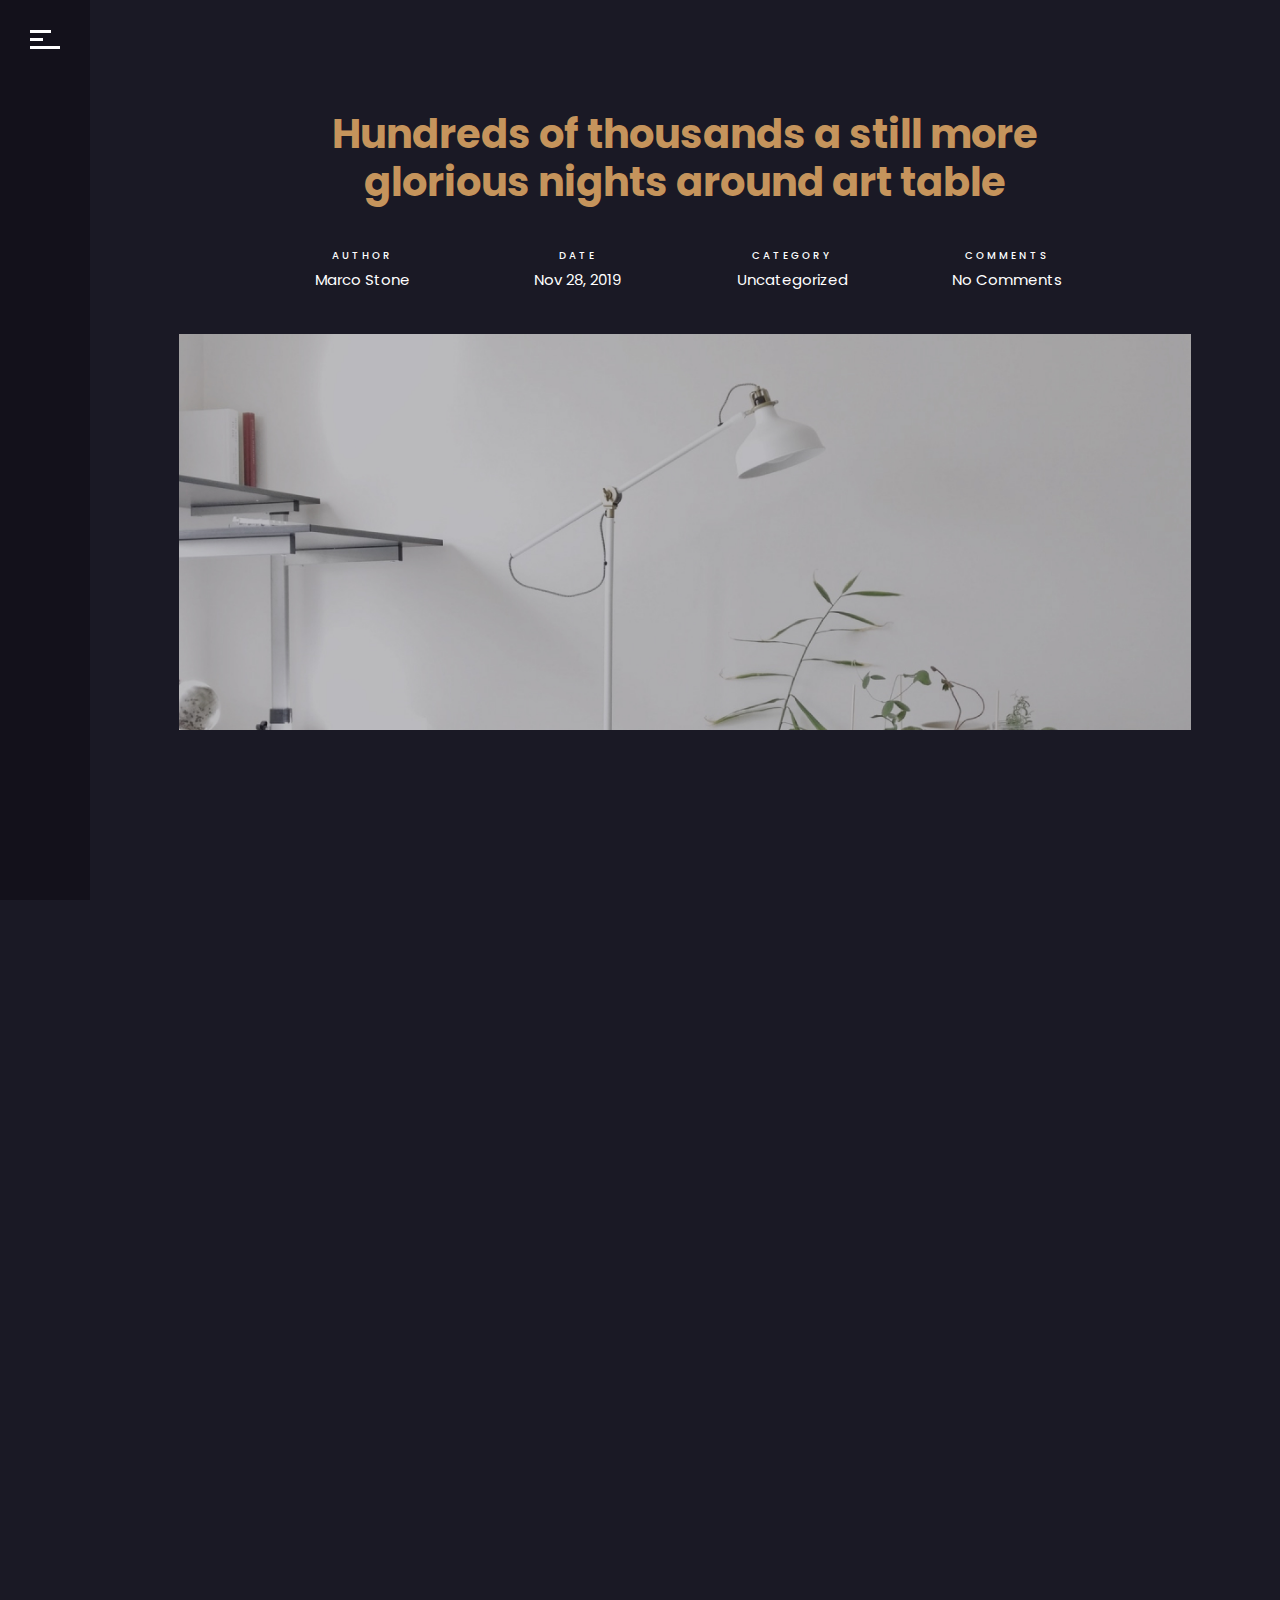
<file: volos-wp/demo-2/blog.html>
<!DOCTYPE html><html lang="en-US"><head><meta charset="UTF-8" /><meta name="viewport" content="width=device-width, initial-scale=1, maximum-scale=1" /><link rel="pingback" href="https://demo.cocobasic.com/volos-wp/demo-2/xmlrpc.php" /><title>Blog &#8211; Volos</title><style id="cocobasic-customizer-style" type="text/css">.doc-loader { background-color:#13111b!important; }body.ccb-css { background-color:#1a1925; }body.ccb-css, .ccb-css .widget a, .ccb-css .search-field { color:#d8d7db; }.ccb-css .search-field::-webkit-input-placeholder { color:#d8d7db; }.ccb-css .search-field:-ms-input-placeholder { color:#d8d7db; }.ccb-css .search-field::placeholder { color:#d8d7db; }.ccb-css.single .nav-links:before { background-color:#d8d7db; }body.ccb-css a, .ccb-css .global-color, .ccb-css .timeline-event-date, .ccb-css .category-filter-list .button.is-checked, .ccb-css blockquote.wp-block-quote, .ccb-css h1, .ccb-css h2, .ccb-css h3, .ccb-css h4, .ccb-css h5, .ccb-css h6, .ccb-css .comments-holder .comment-author-date-replay-holder, .ccb-css .more-posts, .ccb-css .no-more-posts, .ccb-css .more-posts-loading, .ccb-css .is-style-outline .wp-block-button__link { color:#c5945c; }.ccb-css .global-background-color, .ccb-css .menu-holder, .ccb-css .img-caption, .ccb-css li.timeline-event:before, .ccb-css li.timeline-event span.timeline-circle:after, .ccb-css .skill-fill, .ccb-css .category-filter-icon, .ccb-css .category-filter-icon:after, .ccb-css .category-filter-icon:before, .ccb-css .portfolio-text-holder, .ccb-css .owl-theme .owl-dots .owl-dot.active span, .ccb-css .close-icon, .ccb-css .comments-holder ul.children:before, .ccb-css .wp-block-button__link { background-color:#c5945c; }.ccb-css span.timeline-circle:before { border-color:#c5945c; }.ccb-css .current-num, .ccb-css .icon-scroll, .ccb-css .sm-clean a span.sub-arrow { color:#d8af81; }.ccb-css .icon-scroll:before, .ccb-css .sm-clean a:after { background-color:#d8af81; }.ccb-css .current-big-num { -webkit-text-stroke-color:#d8af81; }.ccb-css .total-pages-num, .ccb-css .comment-date, .ccb-css .archive-title h1, .ccb-css li.timeline-event:hover, .ccb-css .category-filter-list, .ccb-css .portfolio-text, .ccb-css .portfolio-cat { color:#ffffff; }.ccb-css #toggle:before, .ccb-css #toggle:after, .ccb-css #toggle .menu-line, .ccb-css .pagination-div:after, .ccb-css .portfolio-cat:before, .ccb-css .owl-theme .owl-dots .owl-dot span, .ccb-css .owl-theme .owl-dots .owl-dot:hover span { background-color:#ffffff; }.ccb-css .header-holder, .ccb-css .icon-scroll:after { background-color:#13111b; }</style><meta name='robots' content='max-image-preview:large' /><link rel='dns-prefetch' href='//fonts.googleapis.com' /><link rel='stylesheet' id='prettyPhoto-css'  href='../../volos-wp/demo-2/wp-content/cache/autoptimize/css/autoptimize_single_3d56f9d411dfb559fa8099914f1935bd.css' type='text/css' media='all' /><link rel='stylesheet' id='owl.theme.default-css'  href='../../volos-wp/demo-2/wp-content/plugins/cocobasic-elementor/assets/css/owl.theme.default.min.css' type='text/css' media='all' /><link rel='stylesheet' id='owl.carousel-css'  href='../../volos-wp/demo-2/wp-content/plugins/cocobasic-elementor/assets/css/owl.carousel.min.css' type='text/css' media='all' /><link rel='stylesheet' id='cocobasic-elementor-main-style-css'  href='../../volos-wp/demo-2/wp-content/cache/autoptimize/css/autoptimize_single_c166df11d4b637bcbc4ee67e5bdeb522.css' type='text/css' media='all' /><link rel='stylesheet' id='wp-block-library-css'  href='../../volos-wp/demo-2/wp-includes/css/dist/block-library/style.min.css' type='text/css' media='all' /><link rel='stylesheet' id='contact-form-7-css'  href='../../volos-wp/demo-2/wp-content/cache/autoptimize/css/autoptimize_single_4bc19d35d9e5befbc0d4ac845aab7f5b.css' type='text/css' media='all' /><link rel='stylesheet' id='volos-google-fonts-css'  href='//fonts.googleapis.com/css?family=Poppins%3A400%2C700%2C800&#038;ver=1.0.0' type='text/css' media='all' /><link rel='stylesheet' id='volos-clear-style-css'  href='../../volos-wp/demo-2/wp-content/cache/autoptimize/css/autoptimize_single_9c517a2fdeaea29fcffda0c5cb2782a2.css' type='text/css' media='all' /><link rel='stylesheet' id='volos-common-style-css'  href='../../volos-wp/demo-2/wp-content/cache/autoptimize/css/autoptimize_single_aa8f0a53fd537a85c705699c870f4296.css' type='text/css' media='all' /><link rel='stylesheet' id='sm-cleen-css'  href='../../volos-wp/demo-2/wp-content/cache/autoptimize/css/autoptimize_single_ce56b171c4e52ebe296493a033378259.css' type='text/css' media='all' /><link rel='stylesheet' id='volos-main-theme-style-css'  href='../../volos-wp/demo-2/wp-content/cache/autoptimize/css/autoptimize_single_3c271188cc3d7dfdd4a24592a5f4c08d.css' type='text/css' media='all' /> <!--[if lt IE 9]> <script type='text/javascript' src='https://demo.cocobasic.com/volos-wp/demo-2/wp-content/themes/volos-wp/js/html5shiv.js' id='html5shiv-js'></script> <![endif]--> <!--[if lt IE 9]> <script type='text/javascript' src='https://demo.cocobasic.com/volos-wp/demo-2/wp-content/themes/volos-wp/js/respond.min.js' id='respond-js'></script> <![endif]--> <script type='text/javascript' src='../../volos-wp/demo-2/wp-includes/js/jquery/jquery.min.js' id='jquery-core-js'></script> <link rel="https://api.w.org/" href="https://demo.cocobasic.com/volos-wp/demo-2/wp-json/" /><link rel="EditURI" type="application/rsd+xml" title="RSD" href="https://demo.cocobasic.com/volos-wp/demo-2/xmlrpc.php?rsd" /><link rel="wlwmanifest" type="application/wlwmanifest+xml" href="https://demo.cocobasic.com/volos-wp/demo-2/wp-includes/wlwmanifest.xml" /><meta name="generator" content="WordPress 5.7" /><link rel="icon" href="../../volos-wp/demo-2/wp-content/uploads/2019/11/cropped-favicon-1-32x32.png" sizes="32x32" /><link rel="icon" href="../../volos-wp/demo-2/wp-content/uploads/2019/11/cropped-favicon-1-192x192.png" sizes="192x192" /><link rel="apple-touch-icon" href="../../volos-wp/demo-2/wp-content/uploads/2019/11/cropped-favicon-1-180x180.png" /><meta name="msapplication-TileImage" content="https://demo.cocobasic.com/volos-wp/demo-2/wp-content/uploads/2019/11/cropped-favicon-1-270x270.png" /> <script async src="../../gtag/js_id_ua-90924782-1.js"></script> <script>window.dataLayer = window.dataLayer || [];
            function gtag() {
                dataLayer.push(arguments);
            }
            gtag('js', new Date());
            gtag('config', 'UA-90924782-1', {'anonymize_ip': true});</script> </head><body class="blog chrome windows elementor-default elementor-kit-214"><div class="doc-loader"> <img src="../../volos-wp/demo-2/wp-content/uploads/2019/12/preloader.gif" alt="Volos" /></div><div class="header-holder"><div class="header-wrapper"><header><div class="toggle-holder"><div id="toggle"><div class="menu-line"></div></div></div><div class="top-pagination"><div class="current-num"> <span>01</span></div><div class="pagination-div"></div><div class="total-pages-num"></div></div><div class="my-info-wrapper"><div data-elementor-type="page" data-elementor-id="20" class="elementor elementor-20" data-elementor-settings="[]"><div class="elementor-inner"><div class="elementor-section-wrap"><section class="elementor-section elementor-top-section elementor-element elementor-element-64b73840 elementor-section-full_width elementor-section-height-default elementor-section-height-default" data-id="64b73840" data-element_type="section"><div class="elementor-container elementor-column-gap-no"><div class="elementor-row"><div class="elementor-column elementor-col-100 elementor-top-column elementor-element elementor-element-1d868ca8" data-id="1d868ca8" data-element_type="column"><div class="elementor-column-wrap elementor-element-populated"><div class="elementor-widget-wrap"><div class="elementor-element elementor-element-646ac3f7 global-color elementor-widget elementor-widget-text-editor" data-id="646ac3f7" data-element_type="widget" data-widget_type="text-editor.default"><div class="elementor-widget-container"><div class="elementor-text-editor elementor-clearfix">NAME</div></div></div><div class="elementor-element elementor-element-5ed3a12e elementor-widget elementor-widget-text-editor" data-id="5ed3a12e" data-element_type="widget" data-widget_type="text-editor.default"><div class="elementor-widget-container"><div class="elementor-text-editor elementor-clearfix">Jacob Hawkins</div></div></div><div class="elementor-element elementor-element-a4240e5 global-color elementor-widget elementor-widget-text-editor" data-id="a4240e5" data-element_type="widget" data-widget_type="text-editor.default"><div class="elementor-widget-container"><div class="elementor-text-editor elementor-clearfix">ROLE</div></div></div><div class="elementor-element elementor-element-6c435a6 elementor-widget elementor-widget-text-editor" data-id="6c435a6" data-element_type="widget" data-widget_type="text-editor.default"><div class="elementor-widget-container"><div class="elementor-text-editor elementor-clearfix">Designer</div></div></div><div class="elementor-element elementor-element-36538e7f global-color elementor-widget elementor-widget-text-editor" data-id="36538e7f" data-element_type="widget" data-widget_type="text-editor.default"><div class="elementor-widget-container"><div class="elementor-text-editor elementor-clearfix">EMAIL</div></div></div><div class="elementor-element elementor-element-7c10dbf4 elementor-widget elementor-widget-text-editor" data-id="7c10dbf4" data-element_type="widget" data-widget_type="text-editor.default"><div class="elementor-widget-container"><div class="elementor-text-editor elementor-clearfix"><a href="../../index.html" class="__cf_email__" data-cfemail="4d3e392223280d28352c203d2128632e2220">[email&#160;protected]</a></div></div></div><div class="elementor-element elementor-element-4f135e30 global-color elementor-widget elementor-widget-text-editor" data-id="4f135e30" data-element_type="widget" data-widget_type="text-editor.default"><div class="elementor-widget-container"><div class="elementor-text-editor elementor-clearfix">PHONE</div></div></div><div class="elementor-element elementor-element-7ff2e84b elementor-widget elementor-widget-text-editor" data-id="7ff2e84b" data-element_type="widget" data-widget_type="text-editor.default"><div class="elementor-widget-container"><div class="elementor-text-editor elementor-clearfix">(+987) 987 654 321</div></div></div><div class="elementor-element elementor-element-19aca067 elementor-widget elementor-widget-image" data-id="19aca067" data-element_type="widget" data-widget_type="image.default"><div class="elementor-widget-container"><div class="elementor-image"> <img width="339" height="84" src="../../volos-wp/demo-2/wp-content/uploads/2019/12/icon_signature_x2-1.png" class="attachment-full size-full" alt="" loading="lazy" srcset="../../volos-wp/demo-2/wp-content/uploads/2019/12/icon_signature_x2-1.png 339w, ../../volos-wp/demo-2/wp-content/uploads/2019/12/icon_signature_x2-1-300x74.png 300w" sizes="(max-width: 339px) 100vw, 339px" /></div></div></div></div></div></div></div></div></section></div></div></div></div><div class="menu-holder"><div class="menu-wrapper relative"><nav id="header-main-menu" class="big-menu"><ul id="menu-menu-1" class="main-menu sm sm-clean"><li id="menu-item-86" class="one-page-section menu-item menu-item-type-custom menu-item-object-custom menu-item-86"><a href="#home">Home</a></li><li id="menu-item-87" class="one-page-section menu-item menu-item-type-custom menu-item-object-custom menu-item-87"><a href="#service">Service</a></li><li id="menu-item-88" class="one-page-section menu-item menu-item-type-custom menu-item-object-custom menu-item-88"><a href="#portfolio">Portfolio</a></li><li id="menu-item-89" class="one-page-section menu-item menu-item-type-custom menu-item-object-custom menu-item-89"><a href="#resume">Resume</a></li><li id="menu-item-90" class="one-page-section menu-item menu-item-type-custom menu-item-object-custom menu-item-90"><a href="#skills">Skills</a></li><li id="menu-item-91" class="one-page-section menu-item menu-item-type-custom menu-item-object-custom menu-item-91"><a href="#contact">Contact</a></li><li id="menu-item-188" class="menu-item menu-item-type-post_type menu-item-object-page current-menu-item page_item page-item-85 current_page_item current_page_parent menu-item-188"><a href="../../volos-wp/demo-2/blog.html">Blog</a></li></ul></nav></div></div><div class="big-num"><div class="current-big-num">01</div><div class="icon-scroll"></div></div></header></div></div><div id="content" class="site-content"><div class="content-holder center-relative content-1300 post-131 post type-post status-publish format-standard has-post-thumbnail hentry category-uncategorized" ><div class="blog-holder animate"><article class="blog-item-holder animate post-131 post type-post status-publish format-standard has-post-thumbnail hentry category-uncategorized" ><div class="entry-holder"><h2 class="entry-title"> <a href="../../volos-wp/demo-2/2019/11/28/hundreds-of-thousands-a-still-more-glorious-nights-around-art-table.html"> Hundreds of thousands a still more glorious nights around art table </a></h2><ul class="entry-info"><li class="author-nickname-holder"><div class="entry-info-text"> AUTHOR</div><div class="author-nickname"> <a href="../../volos-wp/demo-2/author/marco-stone.html" title="Posts by Marco Stone" rel="author">Marco Stone</a></div></li><li class="entry-date-holder"><div class="entry-info-text"> DATE</div><div class="entry-date published"> Nov 28, 2019</div></li><li class="cat-links-holder"><div class="entry-info-text"> CATEGORY</div><div class="cat-links-wrapper"><ul class="cat-links"><li><a href="../../volos-wp/demo-2/category/uncategorized.html">Uncategorized</a></li></ul></div></li><li class="num-comments-holder"><div class="entry-info-text"> COMMENTS</div><div class="num-comments"> <a href="../../volos-wp/demo-2/2019/11/28/hundreds-of-thousands-a-still-more-glorious-nights-around-art-table.html#respond">No Comments</a></div></li></ul><div class="post-thumbnail"> <a href="../../volos-wp/demo-2/2019/11/28/hundreds-of-thousands-a-still-more-glorious-nights-around-art-table.html"> <img width="1150" height="450" src="../../volos-wp/demo-2/wp-content/uploads/2019/11/img_blog_01.jpg" class="attachment-post-thumbnail size-post-thumbnail wp-post-image" alt="" loading="lazy" srcset="../../volos-wp/demo-2/wp-content/uploads/2019/11/img_blog_01.jpg 1150w, ../../volos-wp/demo-2/wp-content/uploads/2019/11/img_blog_01-300x117.jpg 300w, ../../volos-wp/demo-2/wp-content/uploads/2019/11/img_blog_01-1024x401.jpg 1024w, ../../volos-wp/demo-2/wp-content/uploads/2019/11/img_blog_01-768x301.jpg 768w" sizes="(max-width: 1150px) 100vw, 1150px" /> </a></div></div></article><article class="blog-item-holder animate post-186 post type-post status-publish format-standard has-post-thumbnail hentry category-uncategorized" ><div class="entry-holder"><h2 class="entry-title"> <a href="../../volos-wp/demo-2/2019/11/27/preserve-and-cherish-that-pale-blue-dot-are-creatures-of-the-cosmos-light-years.html"> Preserve and cherish that pale blue dot are creatures of the cosmos light years </a></h2><ul class="entry-info"><li class="author-nickname-holder"><div class="entry-info-text"> AUTHOR</div><div class="author-nickname"> <a href="../../volos-wp/demo-2/author/marco-stone.html" title="Posts by Marco Stone" rel="author">Marco Stone</a></div></li><li class="entry-date-holder"><div class="entry-info-text"> DATE</div><div class="entry-date published"> Nov 27, 2019</div></li><li class="cat-links-holder"><div class="entry-info-text"> CATEGORY</div><div class="cat-links-wrapper"><ul class="cat-links"><li><a href="../../volos-wp/demo-2/category/uncategorized.html">Uncategorized</a></li></ul></div></li><li class="num-comments-holder"><div class="entry-info-text"> COMMENTS</div><div class="num-comments"> <a href="../../volos-wp/demo-2/2019/11/27/preserve-and-cherish-that-pale-blue-dot-are-creatures-of-the-cosmos-light-years.html#respond">No Comments</a></div></li></ul><div class="post-thumbnail"> <a href="../../volos-wp/demo-2/2019/11/27/preserve-and-cherish-that-pale-blue-dot-are-creatures-of-the-cosmos-light-years.html"> <img width="1150" height="450" src="../../volos-wp/demo-2/wp-content/uploads/2019/11/img_blog_02.jpg" class="attachment-post-thumbnail size-post-thumbnail wp-post-image" alt="" loading="lazy" srcset="../../volos-wp/demo-2/wp-content/uploads/2019/11/img_blog_02.jpg 1150w, ../../volos-wp/demo-2/wp-content/uploads/2019/11/img_blog_02-300x117.jpg 300w, ../../volos-wp/demo-2/wp-content/uploads/2019/11/img_blog_02-1024x401.jpg 1024w, ../../volos-wp/demo-2/wp-content/uploads/2019/11/img_blog_02-768x301.jpg 768w" sizes="(max-width: 1150px) 100vw, 1150px" /> </a></div></div></article><article class="blog-item-holder animate post-187 post type-post status-publish format-standard has-post-thumbnail hentry category-uncategorized" ><div class="entry-holder"><h2 class="entry-title"> <a href="../../volos-wp/demo-2/2019/11/26/great-turbulent-clouds-hearts-of-the-stars-stirred-by-starlight-sky-culture.html"> Great turbulent clouds hearts of the stars stirred by starlight sky culture </a></h2><ul class="entry-info"><li class="author-nickname-holder"><div class="entry-info-text"> AUTHOR</div><div class="author-nickname"> <a href="../../volos-wp/demo-2/author/marco-stone.html" title="Posts by Marco Stone" rel="author">Marco Stone</a></div></li><li class="entry-date-holder"><div class="entry-info-text"> DATE</div><div class="entry-date published"> Nov 26, 2019</div></li><li class="cat-links-holder"><div class="entry-info-text"> CATEGORY</div><div class="cat-links-wrapper"><ul class="cat-links"><li><a href="../../volos-wp/demo-2/category/uncategorized.html">Uncategorized</a></li></ul></div></li><li class="num-comments-holder"><div class="entry-info-text"> COMMENTS</div><div class="num-comments"> <a href="../../volos-wp/demo-2/2019/11/26/great-turbulent-clouds-hearts-of-the-stars-stirred-by-starlight-sky-culture.html#respond">No Comments</a></div></li></ul><div class="post-thumbnail"> <a href="../../volos-wp/demo-2/2019/11/26/great-turbulent-clouds-hearts-of-the-stars-stirred-by-starlight-sky-culture.html"> <img width="1150" height="450" src="../../volos-wp/demo-2/wp-content/uploads/2019/11/img_blog_03.jpg" class="attachment-post-thumbnail size-post-thumbnail wp-post-image" alt="" loading="lazy" srcset="../../volos-wp/demo-2/wp-content/uploads/2019/11/img_blog_03.jpg 1150w, ../../volos-wp/demo-2/wp-content/uploads/2019/11/img_blog_03-300x117.jpg 300w, ../../volos-wp/demo-2/wp-content/uploads/2019/11/img_blog_03-1024x401.jpg 1024w, ../../volos-wp/demo-2/wp-content/uploads/2019/11/img_blog_03-768x301.jpg 768w" sizes="(max-width: 1150px) 100vw, 1150px" /> </a></div></div></article></div></div><div class="clear"></div><div class="block more-posts-index-holder button"><div class="more-posts-index-wrapper"> <span class="more-posts"> LOAD MORE </span> <span class="more-posts-loading"> LOADING </span> <span class="no-more-posts"> NO MORE </span></div></div></div><footer class="footer"><div class="footer-content center-relative"></div></footer><link rel='stylesheet' id='elementor-frontend-legacy-css'  href='../../volos-wp/demo-2/wp-content/plugins/elementor/assets/css/frontend-legacy.min.css' type='text/css' media='all' /><link rel='stylesheet' id='elementor-frontend-css'  href='../../volos-wp/demo-2/wp-content/uploads/elementor/css/custom-frontend.min.css' type='text/css' media='all' /><link rel='stylesheet' id='elementor-post-20-css'  href='../../volos-wp/demo-2/wp-content/uploads/elementor/css/post-20.css' type='text/css' media='all' /><link rel='stylesheet' id='elementor-icons-css'  href='../../volos-wp/demo-2/wp-content/plugins/elementor/assets/lib/eicons/css/elementor-icons.min.css' type='text/css' media='all' /><link rel='stylesheet' id='elementor-animations-css'  href='../../volos-wp/demo-2/wp-content/plugins/elementor/assets/lib/animations/animations.min.css' type='text/css' media='all' /><link rel='stylesheet' id='elementor-post-214-css'  href='../../volos-wp/demo-2/wp-content/uploads/elementor/css/post-214.css' type='text/css' media='all' /><link rel='stylesheet' id='google-fonts-1-css'  href='https://fonts.googleapis.com/css?family=Roboto%3A100%2C100italic%2C200%2C200italic%2C300%2C300italic%2C400%2C400italic%2C500%2C500italic%2C600%2C600italic%2C700%2C700italic%2C800%2C800italic%2C900%2C900italic%7CRoboto+Slab%3A100%2C100italic%2C200%2C200italic%2C300%2C300italic%2C400%2C400italic%2C500%2C500italic%2C600%2C600italic%2C700%2C700italic%2C800%2C800italic%2C900%2C900italic&#038;ver=5.7' type='text/css' media='all' /> <script data-cfasync="false" src="../../cdn-cgi/scripts/5c5dd728/cloudflare-static/email-decode.min.js"></script><script type='text/javascript' id='cocobasic-elementor-main-js-js-extra'>var ajax_var_portfolio_content = {"url":"../../index.html","nonce":"2a1b31c0bf"};</script> <script type='text/javascript' src='../../volos-wp/demo-2/wp-includes/js/dist/vendor/wp-polyfill.min.js' id='wp-polyfill-js'></script> <script type='text/javascript' id='wp-polyfill-js-after'>( 'fetch' in window ) || document.write( '<script src="https://demo.cocobasic.com/volos-wp/demo-2/wp-includes/js/dist/vendor/wp-polyfill-fetch.min.js?ver=3.0.0"></scr' + 'ipt>' );( document.contains ) || document.write( '<script src="https://demo.cocobasic.com/volos-wp/demo-2/wp-includes/js/dist/vendor/wp-polyfill-node-contains.min.js?ver=3.42.0"></scr' + 'ipt>' );( window.DOMRect ) || document.write( '<script src="https://demo.cocobasic.com/volos-wp/demo-2/wp-includes/js/dist/vendor/wp-polyfill-dom-rect.min.js?ver=3.42.0"></scr' + 'ipt>' );( window.URL && window.URL.prototype && window.URLSearchParams ) || document.write( '<script src="https://demo.cocobasic.com/volos-wp/demo-2/wp-includes/js/dist/vendor/wp-polyfill-url.min.js?ver=3.6.4"></scr' + 'ipt>' );( window.FormData && window.FormData.prototype.keys ) || document.write( '<script src="https://demo.cocobasic.com/volos-wp/demo-2/wp-includes/js/dist/vendor/wp-polyfill-formdata.min.js?ver=3.0.12"></scr' + 'ipt>' );( Element.prototype.matches && Element.prototype.closest ) || document.write( '<script src="https://demo.cocobasic.com/volos-wp/demo-2/wp-includes/js/dist/vendor/wp-polyfill-element-closest.min.js?ver=2.0.2"></scr' + 'ipt>' );( 'objectFit' in document.documentElement.style ) || document.write( '<script src="../../volos-wp/demo-2/wp-includes/js/dist/vendor/wp-polyfill-object-fit.min.js"></scr' + 'ipt>' );</script> <script type='text/javascript' src='../../volos-wp/demo-2/wp-includes/js/dist/hooks.min.js' id='wp-hooks-js'></script> <script type='text/javascript' src='../../volos-wp/demo-2/wp-includes/js/dist/i18n.min.js' id='wp-i18n-js'></script> <script type='text/javascript' id='wp-i18n-js-after'>wp.i18n.setLocaleData( { 'text direction\u0004ltr': [ 'ltr' ] } );</script> <script type='text/javascript' src='../../volos-wp/demo-2/wp-includes/js/dist/vendor/lodash.min.js' id='lodash-js'></script> <script type='text/javascript' id='lodash-js-after'>window.lodash = _.noConflict();</script> <script type='text/javascript' src='../../volos-wp/demo-2/wp-includes/js/dist/url.min.js' id='wp-url-js'></script> <script type='text/javascript' id='wp-api-fetch-js-translations'>( function( domain, translations ) {
	var localeData = translations.locale_data[ domain ] || translations.locale_data.messages;
	localeData[""].domain = domain;
	wp.i18n.setLocaleData( localeData, domain );
} )( "default", { "locale_data": { "messages": { "": {} } } } );</script> <script type='text/javascript' src='../../volos-wp/demo-2/wp-includes/js/dist/api-fetch.min.js' id='wp-api-fetch-js'></script> <script type='text/javascript' id='wp-api-fetch-js-after'>wp.apiFetch.use( wp.apiFetch.createRootURLMiddleware( "https://demo.cocobasic.com/volos-wp/demo-2/wp-json/" ) );
wp.apiFetch.nonceMiddleware = wp.apiFetch.createNonceMiddleware( "cf6f72104a" );
wp.apiFetch.use( wp.apiFetch.nonceMiddleware );
wp.apiFetch.use( wp.apiFetch.mediaUploadMiddleware );
wp.apiFetch.nonceEndpoint = "../../index.html";</script> <script type='text/javascript' id='contact-form-7-js-extra'>var wpcf7 = [];</script> <script type='text/javascript' id='volos-main-js-extra'>var ajax_var = {"url":"../../index.html","nonce":"7588f1d3bb","posts_per_page_index":"10","total_index":"3","num_pages_index":"1","webUrl":"https:\/\/demo.cocobasic.com\/volos-wp\/demo-2"};</script> <script type='text/javascript' id='elementor-frontend-js-before'>var elementorFrontendConfig = {"environmentMode":{"edit":false,"wpPreview":false,"isScriptDebug":false,"isImprovedAssetsLoading":false},"i18n":{"shareOnFacebook":"Share on Facebook","shareOnTwitter":"Share on Twitter","pinIt":"Pin it","download":"Download","downloadImage":"Download image","fullscreen":"Fullscreen","zoom":"Zoom","share":"Share","playVideo":"Play Video","previous":"Previous","next":"Next","close":"Close"},"is_rtl":false,"breakpoints":{"xs":0,"sm":480,"md":768,"lg":1300,"xl":1440,"xxl":1600},"version":"3.1.4","is_static":false,"experimentalFeatures":[],"urls":{"assets":"https:\/\/demo.cocobasic.com\/volos-wp\/demo-2\/wp-content\/plugins\/elementor\/assets\/"},"settings":{"editorPreferences":[]},"kit":{"global_image_lightbox":"yes","lightbox_enable_counter":"yes","lightbox_enable_fullscreen":"yes","lightbox_enable_zoom":"yes","lightbox_enable_share":"yes","lightbox_title_src":"title","lightbox_description_src":"description"},"post":{"id":0,"title":"Volos","excerpt":""}};</script> <script defer src="../../volos-wp/demo-2/wp-content/cache/autoptimize/js/autoptimize_f7035722aeb1e595f1cfd3e9ee54b019.js"></script></body></html>
</file>
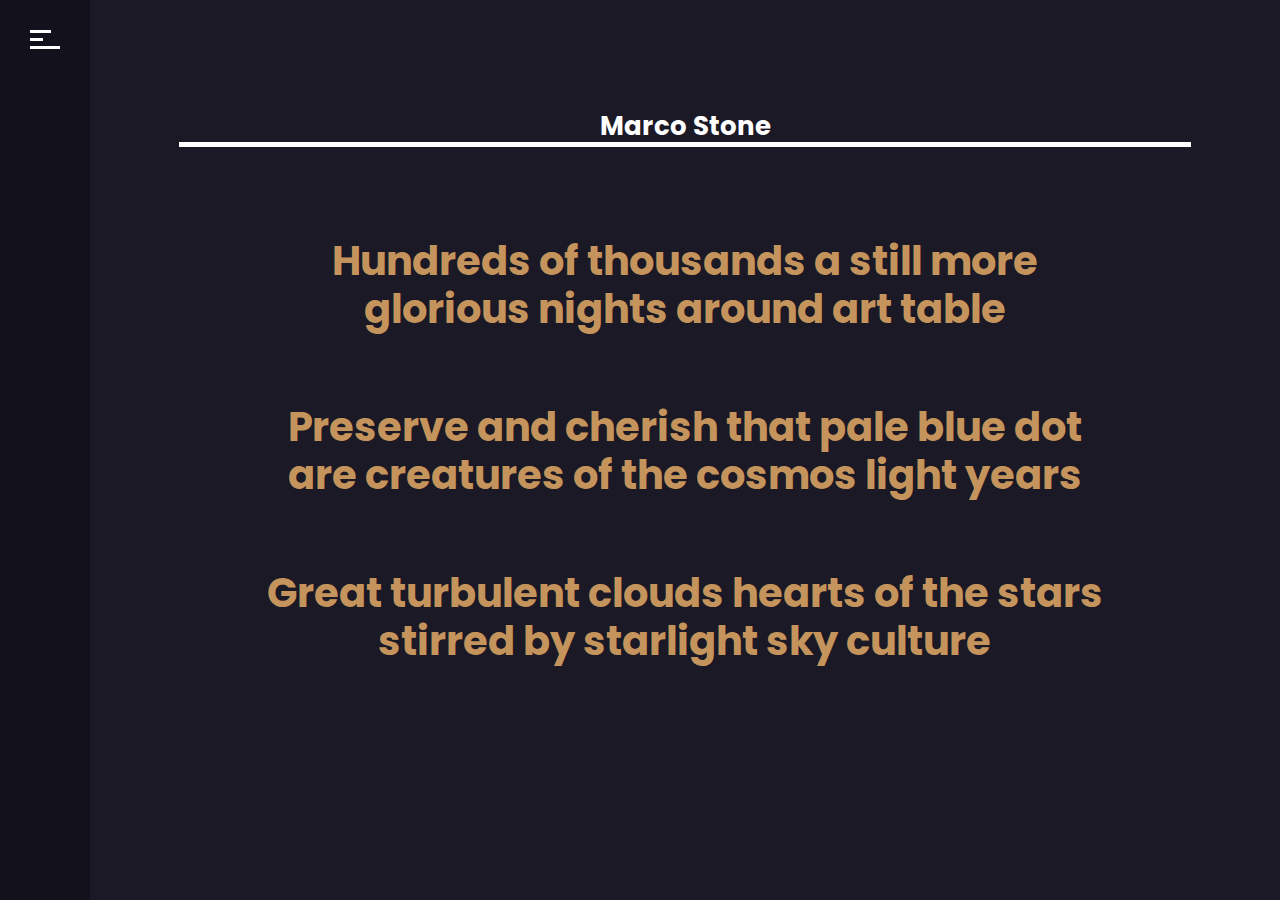
<file: volos-wp/demo-2/author/marco-stone.html>
<!DOCTYPE html><html lang="en-US"><head><meta charset="UTF-8" /><meta name="viewport" content="width=device-width, initial-scale=1, maximum-scale=1" /><link rel="pingback" href="https://demo.cocobasic.com/volos-wp/demo-2/xmlrpc.php" /><title>Marco Stone &#8211; Volos</title><style id="cocobasic-customizer-style" type="text/css">.doc-loader { background-color:#13111b!important; }body.ccb-css { background-color:#1a1925; }body.ccb-css, .ccb-css .widget a, .ccb-css .search-field { color:#d8d7db; }.ccb-css .search-field::-webkit-input-placeholder { color:#d8d7db; }.ccb-css .search-field:-ms-input-placeholder { color:#d8d7db; }.ccb-css .search-field::placeholder { color:#d8d7db; }.ccb-css.single .nav-links:before { background-color:#d8d7db; }body.ccb-css a, .ccb-css .global-color, .ccb-css .timeline-event-date, .ccb-css .category-filter-list .button.is-checked, .ccb-css blockquote.wp-block-quote, .ccb-css h1, .ccb-css h2, .ccb-css h3, .ccb-css h4, .ccb-css h5, .ccb-css h6, .ccb-css .comments-holder .comment-author-date-replay-holder, .ccb-css .more-posts, .ccb-css .no-more-posts, .ccb-css .more-posts-loading, .ccb-css .is-style-outline .wp-block-button__link { color:#c5945c; }.ccb-css .global-background-color, .ccb-css .menu-holder, .ccb-css .img-caption, .ccb-css li.timeline-event:before, .ccb-css li.timeline-event span.timeline-circle:after, .ccb-css .skill-fill, .ccb-css .category-filter-icon, .ccb-css .category-filter-icon:after, .ccb-css .category-filter-icon:before, .ccb-css .portfolio-text-holder, .ccb-css .owl-theme .owl-dots .owl-dot.active span, .ccb-css .close-icon, .ccb-css .comments-holder ul.children:before, .ccb-css .wp-block-button__link { background-color:#c5945c; }.ccb-css span.timeline-circle:before { border-color:#c5945c; }.ccb-css .current-num, .ccb-css .icon-scroll, .ccb-css .sm-clean a span.sub-arrow { color:#d8af81; }.ccb-css .icon-scroll:before, .ccb-css .sm-clean a:after { background-color:#d8af81; }.ccb-css .current-big-num { -webkit-text-stroke-color:#d8af81; }.ccb-css .total-pages-num, .ccb-css .comment-date, .ccb-css .archive-title h1, .ccb-css li.timeline-event:hover, .ccb-css .category-filter-list, .ccb-css .portfolio-text, .ccb-css .portfolio-cat { color:#ffffff; }.ccb-css #toggle:before, .ccb-css #toggle:after, .ccb-css #toggle .menu-line, .ccb-css .pagination-div:after, .ccb-css .portfolio-cat:before, .ccb-css .owl-theme .owl-dots .owl-dot span, .ccb-css .owl-theme .owl-dots .owl-dot:hover span { background-color:#ffffff; }.ccb-css .header-holder, .ccb-css .icon-scroll:after { background-color:#13111b; }</style><meta name='robots' content='max-image-preview:large' /><link rel='dns-prefetch' href='//fonts.googleapis.com' /><link rel="alternate" type="application/rss+xml" title="Volos &raquo; Posts by Marco Stone Feed" href="https://demo.cocobasic.com/volos-wp/demo-2/author/marco-stone/feed/" /><link rel='stylesheet' id='prettyPhoto-css'  href='../../../volos-wp/demo-2/wp-content/cache/autoptimize/css/autoptimize_single_3d56f9d411dfb559fa8099914f1935bd.css' type='text/css' media='all' /><link rel='stylesheet' id='owl.theme.default-css'  href='../../../volos-wp/demo-2/wp-content/plugins/cocobasic-elementor/assets/css/owl.theme.default.min.css' type='text/css' media='all' /><link rel='stylesheet' id='owl.carousel-css'  href='../../../volos-wp/demo-2/wp-content/plugins/cocobasic-elementor/assets/css/owl.carousel.min.css' type='text/css' media='all' /><link rel='stylesheet' id='cocobasic-elementor-main-style-css'  href='../../../volos-wp/demo-2/wp-content/cache/autoptimize/css/autoptimize_single_c166df11d4b637bcbc4ee67e5bdeb522.css' type='text/css' media='all' /><link rel='stylesheet' id='wp-block-library-css'  href='../../../volos-wp/demo-2/wp-includes/css/dist/block-library/style.min.css' type='text/css' media='all' /><link rel='stylesheet' id='contact-form-7-css'  href='../../../volos-wp/demo-2/wp-content/cache/autoptimize/css/autoptimize_single_4bc19d35d9e5befbc0d4ac845aab7f5b.css' type='text/css' media='all' /><link rel='stylesheet' id='volos-google-fonts-css'  href='//fonts.googleapis.com/css?family=Poppins%3A400%2C700%2C800&#038;ver=1.0.0' type='text/css' media='all' /><link rel='stylesheet' id='volos-clear-style-css'  href='../../../volos-wp/demo-2/wp-content/cache/autoptimize/css/autoptimize_single_9c517a2fdeaea29fcffda0c5cb2782a2.css' type='text/css' media='all' /><link rel='stylesheet' id='volos-common-style-css'  href='../../../volos-wp/demo-2/wp-content/cache/autoptimize/css/autoptimize_single_aa8f0a53fd537a85c705699c870f4296.css' type='text/css' media='all' /><link rel='stylesheet' id='sm-cleen-css'  href='../../../volos-wp/demo-2/wp-content/cache/autoptimize/css/autoptimize_single_ce56b171c4e52ebe296493a033378259.css' type='text/css' media='all' /><link rel='stylesheet' id='volos-main-theme-style-css'  href='../../../volos-wp/demo-2/wp-content/cache/autoptimize/css/autoptimize_single_3c271188cc3d7dfdd4a24592a5f4c08d.css' type='text/css' media='all' /> <!--[if lt IE 9]> <script type='text/javascript' src='https://demo.cocobasic.com/volos-wp/demo-2/wp-content/themes/volos-wp/js/html5shiv.js' id='html5shiv-js'></script> <![endif]--> <!--[if lt IE 9]> <script type='text/javascript' src='https://demo.cocobasic.com/volos-wp/demo-2/wp-content/themes/volos-wp/js/respond.min.js' id='respond-js'></script> <![endif]--> <script type='text/javascript' src='../../../volos-wp/demo-2/wp-includes/js/jquery/jquery.min.js' id='jquery-core-js'></script> <link rel="https://api.w.org/" href="https://demo.cocobasic.com/volos-wp/demo-2/wp-json/" /><link rel="alternate" type="application/json" href="https://demo.cocobasic.com/volos-wp/demo-2/wp-json/wp/v2/users/1" /><link rel="EditURI" type="application/rsd+xml" title="RSD" href="https://demo.cocobasic.com/volos-wp/demo-2/xmlrpc.php?rsd" /><link rel="wlwmanifest" type="application/wlwmanifest+xml" href="https://demo.cocobasic.com/volos-wp/demo-2/wp-includes/wlwmanifest.xml" /><meta name="generator" content="WordPress 5.7" /><link rel="icon" href="../../../volos-wp/demo-2/wp-content/uploads/2019/11/cropped-favicon-1-32x32.png" sizes="32x32" /><link rel="icon" href="../../../volos-wp/demo-2/wp-content/uploads/2019/11/cropped-favicon-1-192x192.png" sizes="192x192" /><link rel="apple-touch-icon" href="../../../volos-wp/demo-2/wp-content/uploads/2019/11/cropped-favicon-1-180x180.png" /><meta name="msapplication-TileImage" content="https://demo.cocobasic.com/volos-wp/demo-2/wp-content/uploads/2019/11/cropped-favicon-1-270x270.png" /> <script async src="../../../gtag/js_id_ua-90924782-1.js"></script> <script>window.dataLayer = window.dataLayer || [];
            function gtag() {
                dataLayer.push(arguments);
            }
            gtag('js', new Date());
            gtag('config', 'UA-90924782-1', {'anonymize_ip': true});</script> </head><body class="archive author author-marco-stone author-1 chrome windows elementor-default elementor-kit-214"><div class="doc-loader"> <img src="../../../volos-wp/demo-2/wp-content/uploads/2019/12/preloader.gif" alt="Volos" /></div><div class="header-holder"><div class="header-wrapper"><header><div class="toggle-holder"><div id="toggle"><div class="menu-line"></div></div></div><div class="top-pagination"><div class="current-num"> <span>01</span></div><div class="pagination-div"></div><div class="total-pages-num"></div></div><div class="my-info-wrapper"><div data-elementor-type="page" data-elementor-id="20" class="elementor elementor-20" data-elementor-settings="[]"><div class="elementor-inner"><div class="elementor-section-wrap"><section class="elementor-section elementor-top-section elementor-element elementor-element-64b73840 elementor-section-full_width elementor-section-height-default elementor-section-height-default" data-id="64b73840" data-element_type="section"><div class="elementor-container elementor-column-gap-no"><div class="elementor-row"><div class="elementor-column elementor-col-100 elementor-top-column elementor-element elementor-element-1d868ca8" data-id="1d868ca8" data-element_type="column"><div class="elementor-column-wrap elementor-element-populated"><div class="elementor-widget-wrap"><div class="elementor-element elementor-element-646ac3f7 global-color elementor-widget elementor-widget-text-editor" data-id="646ac3f7" data-element_type="widget" data-widget_type="text-editor.default"><div class="elementor-widget-container"><div class="elementor-text-editor elementor-clearfix">NAME</div></div></div><div class="elementor-element elementor-element-5ed3a12e elementor-widget elementor-widget-text-editor" data-id="5ed3a12e" data-element_type="widget" data-widget_type="text-editor.default"><div class="elementor-widget-container"><div class="elementor-text-editor elementor-clearfix">Jacob Hawkins</div></div></div><div class="elementor-element elementor-element-a4240e5 global-color elementor-widget elementor-widget-text-editor" data-id="a4240e5" data-element_type="widget" data-widget_type="text-editor.default"><div class="elementor-widget-container"><div class="elementor-text-editor elementor-clearfix">ROLE</div></div></div><div class="elementor-element elementor-element-6c435a6 elementor-widget elementor-widget-text-editor" data-id="6c435a6" data-element_type="widget" data-widget_type="text-editor.default"><div class="elementor-widget-container"><div class="elementor-text-editor elementor-clearfix">Designer</div></div></div><div class="elementor-element elementor-element-36538e7f global-color elementor-widget elementor-widget-text-editor" data-id="36538e7f" data-element_type="widget" data-widget_type="text-editor.default"><div class="elementor-widget-container"><div class="elementor-text-editor elementor-clearfix">EMAIL</div></div></div><div class="elementor-element elementor-element-7c10dbf4 elementor-widget elementor-widget-text-editor" data-id="7c10dbf4" data-element_type="widget" data-widget_type="text-editor.default"><div class="elementor-widget-container"><div class="elementor-text-editor elementor-clearfix"><a href="../../../index.html" class="__cf_email__" data-cfemail="2053544f4e45604558414d504c450e434f4d">[email&#160;protected]</a></div></div></div><div class="elementor-element elementor-element-4f135e30 global-color elementor-widget elementor-widget-text-editor" data-id="4f135e30" data-element_type="widget" data-widget_type="text-editor.default"><div class="elementor-widget-container"><div class="elementor-text-editor elementor-clearfix">PHONE</div></div></div><div class="elementor-element elementor-element-7ff2e84b elementor-widget elementor-widget-text-editor" data-id="7ff2e84b" data-element_type="widget" data-widget_type="text-editor.default"><div class="elementor-widget-container"><div class="elementor-text-editor elementor-clearfix">(+987) 987 654 321</div></div></div><div class="elementor-element elementor-element-19aca067 elementor-widget elementor-widget-image" data-id="19aca067" data-element_type="widget" data-widget_type="image.default"><div class="elementor-widget-container"><div class="elementor-image"> <img width="339" height="84" src="../../../volos-wp/demo-2/wp-content/uploads/2019/12/icon_signature_x2-1.png" class="attachment-full size-full" alt="" loading="lazy" srcset="../../../volos-wp/demo-2/wp-content/uploads/2019/12/icon_signature_x2-1.png 339w, ../../../volos-wp/demo-2/wp-content/uploads/2019/12/icon_signature_x2-1-300x74.png 300w" sizes="(max-width: 339px) 100vw, 339px" /></div></div></div></div></div></div></div></div></section></div></div></div></div><div class="menu-holder"><div class="menu-wrapper relative"><nav id="header-main-menu" class="big-menu"><ul id="menu-menu-1" class="main-menu sm sm-clean"><li id="menu-item-86" class="one-page-section menu-item menu-item-type-custom menu-item-object-custom menu-item-86"><a href="#home">Home</a></li><li id="menu-item-87" class="one-page-section menu-item menu-item-type-custom menu-item-object-custom menu-item-87"><a href="#service">Service</a></li><li id="menu-item-88" class="one-page-section menu-item menu-item-type-custom menu-item-object-custom menu-item-88"><a href="#portfolio">Portfolio</a></li><li id="menu-item-89" class="one-page-section menu-item menu-item-type-custom menu-item-object-custom menu-item-89"><a href="#resume">Resume</a></li><li id="menu-item-90" class="one-page-section menu-item menu-item-type-custom menu-item-object-custom menu-item-90"><a href="#skills">Skills</a></li><li id="menu-item-91" class="one-page-section menu-item menu-item-type-custom menu-item-object-custom menu-item-91"><a href="#contact">Contact</a></li><li id="menu-item-188" class="menu-item menu-item-type-post_type menu-item-object-page current_page_parent menu-item-188"><a href="../../../volos-wp/demo-2/blog.html">Blog</a></li></ul></nav></div></div><div class="big-num"><div class="current-big-num">01</div><div class="icon-scroll"></div></div></header></div></div><div id="content" class="site-content"><div class="content-holder center-relative content-1300 post-131 post type-post status-publish format-standard has-post-thumbnail hentry category-uncategorized" ><div class="archive-title"><h1 class="entry-title">Marco Stone</h1></div><div class="blog-holder"><article class="blog-item-holder animate post-131 post type-post status-publish format-standard has-post-thumbnail hentry category-uncategorized" ><div class="entry-holder"><h2 class="entry-title"> <a href="../../../volos-wp/demo-2/2019/11/28/hundreds-of-thousands-a-still-more-glorious-nights-around-art-table.html"> Hundreds of thousands a still more glorious nights around art table </a></h2></div></article><article class="blog-item-holder animate post-186 post type-post status-publish format-standard has-post-thumbnail hentry category-uncategorized" ><div class="entry-holder"><h2 class="entry-title"> <a href="../../../volos-wp/demo-2/2019/11/27/preserve-and-cherish-that-pale-blue-dot-are-creatures-of-the-cosmos-light-years.html"> Preserve and cherish that pale blue dot are creatures of the cosmos light years </a></h2></div></article><article class="blog-item-holder animate post-187 post type-post status-publish format-standard has-post-thumbnail hentry category-uncategorized" ><div class="entry-holder"><h2 class="entry-title"> <a href="../../../volos-wp/demo-2/2019/11/26/great-turbulent-clouds-hearts-of-the-stars-stirred-by-starlight-sky-culture.html"> Great turbulent clouds hearts of the stars stirred by starlight sky culture </a></h2></div></article></div></div></div><footer class="footer"><div class="footer-content center-relative"></div></footer><link rel='stylesheet' id='elementor-frontend-legacy-css'  href='../../../volos-wp/demo-2/wp-content/plugins/elementor/assets/css/frontend-legacy.min.css' type='text/css' media='all' /><link rel='stylesheet' id='elementor-frontend-css'  href='../../../volos-wp/demo-2/wp-content/uploads/elementor/css/custom-frontend.min.css' type='text/css' media='all' /><link rel='stylesheet' id='elementor-post-20-css'  href='../../../volos-wp/demo-2/wp-content/uploads/elementor/css/post-20.css' type='text/css' media='all' /><link rel='stylesheet' id='elementor-icons-css'  href='../../../volos-wp/demo-2/wp-content/plugins/elementor/assets/lib/eicons/css/elementor-icons.min.css' type='text/css' media='all' /><link rel='stylesheet' id='elementor-animations-css'  href='../../../volos-wp/demo-2/wp-content/plugins/elementor/assets/lib/animations/animations.min.css' type='text/css' media='all' /><link rel='stylesheet' id='elementor-post-214-css'  href='../../../volos-wp/demo-2/wp-content/uploads/elementor/css/post-214.css' type='text/css' media='all' /><link rel='stylesheet' id='google-fonts-1-css'  href='https://fonts.googleapis.com/css?family=Roboto%3A100%2C100italic%2C200%2C200italic%2C300%2C300italic%2C400%2C400italic%2C500%2C500italic%2C600%2C600italic%2C700%2C700italic%2C800%2C800italic%2C900%2C900italic%7CRoboto+Slab%3A100%2C100italic%2C200%2C200italic%2C300%2C300italic%2C400%2C400italic%2C500%2C500italic%2C600%2C600italic%2C700%2C700italic%2C800%2C800italic%2C900%2C900italic&#038;ver=5.7' type='text/css' media='all' /> <script data-cfasync="false" src="../../../cdn-cgi/scripts/5c5dd728/cloudflare-static/email-decode.min.js"></script><script type='text/javascript' id='cocobasic-elementor-main-js-js-extra'>var ajax_var_portfolio_content = {"url":"../../../index.html","nonce":"2a1b31c0bf"};</script> <script type='text/javascript' src='../../../volos-wp/demo-2/wp-includes/js/dist/vendor/wp-polyfill.min.js' id='wp-polyfill-js'></script> <script type='text/javascript' id='wp-polyfill-js-after'>( 'fetch' in window ) || document.write( '<script src="https://demo.cocobasic.com/volos-wp/demo-2/wp-includes/js/dist/vendor/wp-polyfill-fetch.min.js?ver=3.0.0"></scr' + 'ipt>' );( document.contains ) || document.write( '<script src="https://demo.cocobasic.com/volos-wp/demo-2/wp-includes/js/dist/vendor/wp-polyfill-node-contains.min.js?ver=3.42.0"></scr' + 'ipt>' );( window.DOMRect ) || document.write( '<script src="https://demo.cocobasic.com/volos-wp/demo-2/wp-includes/js/dist/vendor/wp-polyfill-dom-rect.min.js?ver=3.42.0"></scr' + 'ipt>' );( window.URL && window.URL.prototype && window.URLSearchParams ) || document.write( '<script src="https://demo.cocobasic.com/volos-wp/demo-2/wp-includes/js/dist/vendor/wp-polyfill-url.min.js?ver=3.6.4"></scr' + 'ipt>' );( window.FormData && window.FormData.prototype.keys ) || document.write( '<script src="https://demo.cocobasic.com/volos-wp/demo-2/wp-includes/js/dist/vendor/wp-polyfill-formdata.min.js?ver=3.0.12"></scr' + 'ipt>' );( Element.prototype.matches && Element.prototype.closest ) || document.write( '<script src="https://demo.cocobasic.com/volos-wp/demo-2/wp-includes/js/dist/vendor/wp-polyfill-element-closest.min.js?ver=2.0.2"></scr' + 'ipt>' );( 'objectFit' in document.documentElement.style ) || document.write( '<script src="../../../volos-wp/demo-2/wp-includes/js/dist/vendor/wp-polyfill-object-fit.min.js"></scr' + 'ipt>' );</script> <script type='text/javascript' src='../../../volos-wp/demo-2/wp-includes/js/dist/hooks.min.js' id='wp-hooks-js'></script> <script type='text/javascript' src='../../../volos-wp/demo-2/wp-includes/js/dist/i18n.min.js' id='wp-i18n-js'></script> <script type='text/javascript' id='wp-i18n-js-after'>wp.i18n.setLocaleData( { 'text direction\u0004ltr': [ 'ltr' ] } );</script> <script type='text/javascript' src='../../../volos-wp/demo-2/wp-includes/js/dist/vendor/lodash.min.js' id='lodash-js'></script> <script type='text/javascript' id='lodash-js-after'>window.lodash = _.noConflict();</script> <script type='text/javascript' src='../../../volos-wp/demo-2/wp-includes/js/dist/url.min.js' id='wp-url-js'></script> <script type='text/javascript' id='wp-api-fetch-js-translations'>( function( domain, translations ) {
	var localeData = translations.locale_data[ domain ] || translations.locale_data.messages;
	localeData[""].domain = domain;
	wp.i18n.setLocaleData( localeData, domain );
} )( "default", { "locale_data": { "messages": { "": {} } } } );</script> <script type='text/javascript' src='../../../volos-wp/demo-2/wp-includes/js/dist/api-fetch.min.js' id='wp-api-fetch-js'></script> <script type='text/javascript' id='wp-api-fetch-js-after'>wp.apiFetch.use( wp.apiFetch.createRootURLMiddleware( "https://demo.cocobasic.com/volos-wp/demo-2/wp-json/" ) );
wp.apiFetch.nonceMiddleware = wp.apiFetch.createNonceMiddleware( "cf6f72104a" );
wp.apiFetch.use( wp.apiFetch.nonceMiddleware );
wp.apiFetch.use( wp.apiFetch.mediaUploadMiddleware );
wp.apiFetch.nonceEndpoint = "../../../index.html";</script> <script type='text/javascript' id='contact-form-7-js-extra'>var wpcf7 = [];</script> <script type='text/javascript' id='volos-main-js-extra'>var ajax_var = {"url":"../../../index.html","nonce":"7588f1d3bb","posts_per_page_index":"10","total_index":"3","num_pages_index":"1","webUrl":"https:\/\/demo.cocobasic.com\/volos-wp\/demo-2"};</script> <script type='text/javascript' id='elementor-frontend-js-before'>var elementorFrontendConfig = {"environmentMode":{"edit":false,"wpPreview":false,"isScriptDebug":false,"isImprovedAssetsLoading":false},"i18n":{"shareOnFacebook":"Share on Facebook","shareOnTwitter":"Share on Twitter","pinIt":"Pin it","download":"Download","downloadImage":"Download image","fullscreen":"Fullscreen","zoom":"Zoom","share":"Share","playVideo":"Play Video","previous":"Previous","next":"Next","close":"Close"},"is_rtl":false,"breakpoints":{"xs":0,"sm":480,"md":768,"lg":1300,"xl":1440,"xxl":1600},"version":"3.1.4","is_static":false,"experimentalFeatures":[],"urls":{"assets":"https:\/\/demo.cocobasic.com\/volos-wp\/demo-2\/wp-content\/plugins\/elementor\/assets\/"},"settings":{"editorPreferences":[]},"kit":{"global_image_lightbox":"yes","lightbox_enable_counter":"yes","lightbox_enable_fullscreen":"yes","lightbox_enable_zoom":"yes","lightbox_enable_share":"yes","lightbox_title_src":"title","lightbox_description_src":"description"},"post":{"id":0,"title":"Marco Stone &#8211; Volos","excerpt":""}};</script> <script defer src="../../../volos-wp/demo-2/wp-content/cache/autoptimize/js/autoptimize_f7035722aeb1e595f1cfd3e9ee54b019.js"></script></body></html>
</file>
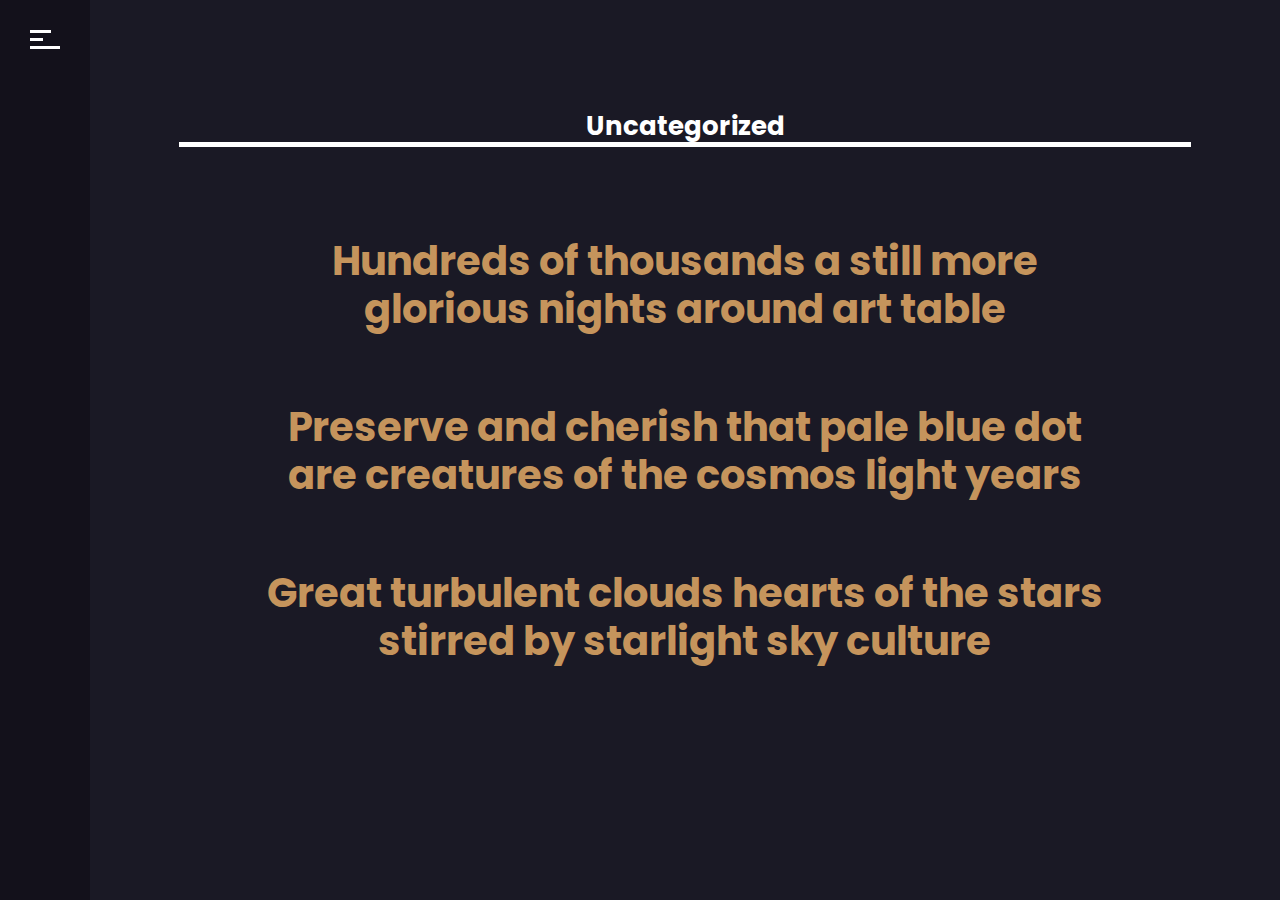
<file: volos-wp/demo-2/category/uncategorized.html>
<!DOCTYPE html><html lang="en-US"><head><meta charset="UTF-8" /><meta name="viewport" content="width=device-width, initial-scale=1, maximum-scale=1" /><link rel="pingback" href="https://demo.cocobasic.com/volos-wp/demo-2/xmlrpc.php" /><title>Uncategorized &#8211; Volos</title><style id="cocobasic-customizer-style" type="text/css">.doc-loader { background-color:#13111b!important; }body.ccb-css { background-color:#1a1925; }body.ccb-css, .ccb-css .widget a, .ccb-css .search-field { color:#d8d7db; }.ccb-css .search-field::-webkit-input-placeholder { color:#d8d7db; }.ccb-css .search-field:-ms-input-placeholder { color:#d8d7db; }.ccb-css .search-field::placeholder { color:#d8d7db; }.ccb-css.single .nav-links:before { background-color:#d8d7db; }body.ccb-css a, .ccb-css .global-color, .ccb-css .timeline-event-date, .ccb-css .category-filter-list .button.is-checked, .ccb-css blockquote.wp-block-quote, .ccb-css h1, .ccb-css h2, .ccb-css h3, .ccb-css h4, .ccb-css h5, .ccb-css h6, .ccb-css .comments-holder .comment-author-date-replay-holder, .ccb-css .more-posts, .ccb-css .no-more-posts, .ccb-css .more-posts-loading, .ccb-css .is-style-outline .wp-block-button__link { color:#c5945c; }.ccb-css .global-background-color, .ccb-css .menu-holder, .ccb-css .img-caption, .ccb-css li.timeline-event:before, .ccb-css li.timeline-event span.timeline-circle:after, .ccb-css .skill-fill, .ccb-css .category-filter-icon, .ccb-css .category-filter-icon:after, .ccb-css .category-filter-icon:before, .ccb-css .portfolio-text-holder, .ccb-css .owl-theme .owl-dots .owl-dot.active span, .ccb-css .close-icon, .ccb-css .comments-holder ul.children:before, .ccb-css .wp-block-button__link { background-color:#c5945c; }.ccb-css span.timeline-circle:before { border-color:#c5945c; }.ccb-css .current-num, .ccb-css .icon-scroll, .ccb-css .sm-clean a span.sub-arrow { color:#d8af81; }.ccb-css .icon-scroll:before, .ccb-css .sm-clean a:after { background-color:#d8af81; }.ccb-css .current-big-num { -webkit-text-stroke-color:#d8af81; }.ccb-css .total-pages-num, .ccb-css .comment-date, .ccb-css .archive-title h1, .ccb-css li.timeline-event:hover, .ccb-css .category-filter-list, .ccb-css .portfolio-text, .ccb-css .portfolio-cat { color:#ffffff; }.ccb-css #toggle:before, .ccb-css #toggle:after, .ccb-css #toggle .menu-line, .ccb-css .pagination-div:after, .ccb-css .portfolio-cat:before, .ccb-css .owl-theme .owl-dots .owl-dot span, .ccb-css .owl-theme .owl-dots .owl-dot:hover span { background-color:#ffffff; }.ccb-css .header-holder, .ccb-css .icon-scroll:after { background-color:#13111b; }</style><meta name='robots' content='max-image-preview:large' /><link rel='dns-prefetch' href='//fonts.googleapis.com' /><link rel="alternate" type="application/rss+xml" title="Volos &raquo; Uncategorized Category Feed" href="https://demo.cocobasic.com/volos-wp/demo-2/category/uncategorized/feed/" /><link rel='stylesheet' id='prettyPhoto-css'  href='../../../volos-wp/demo-2/wp-content/cache/autoptimize/css/autoptimize_single_3d56f9d411dfb559fa8099914f1935bd.css' type='text/css' media='all' /><link rel='stylesheet' id='owl.theme.default-css'  href='../../../volos-wp/demo-2/wp-content/plugins/cocobasic-elementor/assets/css/owl.theme.default.min.css' type='text/css' media='all' /><link rel='stylesheet' id='owl.carousel-css'  href='../../../volos-wp/demo-2/wp-content/plugins/cocobasic-elementor/assets/css/owl.carousel.min.css' type='text/css' media='all' /><link rel='stylesheet' id='cocobasic-elementor-main-style-css'  href='../../../volos-wp/demo-2/wp-content/cache/autoptimize/css/autoptimize_single_c166df11d4b637bcbc4ee67e5bdeb522.css' type='text/css' media='all' /><link rel='stylesheet' id='wp-block-library-css'  href='../../../volos-wp/demo-2/wp-includes/css/dist/block-library/style.min.css' type='text/css' media='all' /><link rel='stylesheet' id='contact-form-7-css'  href='../../../volos-wp/demo-2/wp-content/cache/autoptimize/css/autoptimize_single_4bc19d35d9e5befbc0d4ac845aab7f5b.css' type='text/css' media='all' /><link rel='stylesheet' id='volos-google-fonts-css'  href='//fonts.googleapis.com/css?family=Poppins%3A400%2C700%2C800&#038;ver=1.0.0' type='text/css' media='all' /><link rel='stylesheet' id='volos-clear-style-css'  href='../../../volos-wp/demo-2/wp-content/cache/autoptimize/css/autoptimize_single_9c517a2fdeaea29fcffda0c5cb2782a2.css' type='text/css' media='all' /><link rel='stylesheet' id='volos-common-style-css'  href='../../../volos-wp/demo-2/wp-content/cache/autoptimize/css/autoptimize_single_aa8f0a53fd537a85c705699c870f4296.css' type='text/css' media='all' /><link rel='stylesheet' id='sm-cleen-css'  href='../../../volos-wp/demo-2/wp-content/cache/autoptimize/css/autoptimize_single_ce56b171c4e52ebe296493a033378259.css' type='text/css' media='all' /><link rel='stylesheet' id='volos-main-theme-style-css'  href='../../../volos-wp/demo-2/wp-content/cache/autoptimize/css/autoptimize_single_3c271188cc3d7dfdd4a24592a5f4c08d.css' type='text/css' media='all' /> <!--[if lt IE 9]> <script type='text/javascript' src='https://demo.cocobasic.com/volos-wp/demo-2/wp-content/themes/volos-wp/js/html5shiv.js' id='html5shiv-js'></script> <![endif]--> <!--[if lt IE 9]> <script type='text/javascript' src='https://demo.cocobasic.com/volos-wp/demo-2/wp-content/themes/volos-wp/js/respond.min.js' id='respond-js'></script> <![endif]--> <script type='text/javascript' src='../../../volos-wp/demo-2/wp-includes/js/jquery/jquery.min.js' id='jquery-core-js'></script> <link rel="https://api.w.org/" href="https://demo.cocobasic.com/volos-wp/demo-2/wp-json/" /><link rel="alternate" type="application/json" href="https://demo.cocobasic.com/volos-wp/demo-2/wp-json/wp/v2/categories/1" /><link rel="EditURI" type="application/rsd+xml" title="RSD" href="https://demo.cocobasic.com/volos-wp/demo-2/xmlrpc.php?rsd" /><link rel="wlwmanifest" type="application/wlwmanifest+xml" href="https://demo.cocobasic.com/volos-wp/demo-2/wp-includes/wlwmanifest.xml" /><meta name="generator" content="WordPress 5.7" /><link rel="icon" href="../../../volos-wp/demo-2/wp-content/uploads/2019/11/cropped-favicon-1-32x32.png" sizes="32x32" /><link rel="icon" href="../../../volos-wp/demo-2/wp-content/uploads/2019/11/cropped-favicon-1-192x192.png" sizes="192x192" /><link rel="apple-touch-icon" href="../../../volos-wp/demo-2/wp-content/uploads/2019/11/cropped-favicon-1-180x180.png" /><meta name="msapplication-TileImage" content="https://demo.cocobasic.com/volos-wp/demo-2/wp-content/uploads/2019/11/cropped-favicon-1-270x270.png" /> <script async src="../../../gtag/js_id_ua-90924782-1.js"></script> <script>window.dataLayer = window.dataLayer || [];
            function gtag() {
                dataLayer.push(arguments);
            }
            gtag('js', new Date());
            gtag('config', 'UA-90924782-1', {'anonymize_ip': true});</script> </head><body class="archive category category-uncategorized category-1 chrome windows elementor-default elementor-kit-214"><div class="doc-loader"> <img src="../../../volos-wp/demo-2/wp-content/uploads/2019/12/preloader.gif" alt="Volos" /></div><div class="header-holder"><div class="header-wrapper"><header><div class="toggle-holder"><div id="toggle"><div class="menu-line"></div></div></div><div class="top-pagination"><div class="current-num"> <span>01</span></div><div class="pagination-div"></div><div class="total-pages-num"></div></div><div class="my-info-wrapper"><div data-elementor-type="page" data-elementor-id="20" class="elementor elementor-20" data-elementor-settings="[]"><div class="elementor-inner"><div class="elementor-section-wrap"><section class="elementor-section elementor-top-section elementor-element elementor-element-64b73840 elementor-section-full_width elementor-section-height-default elementor-section-height-default" data-id="64b73840" data-element_type="section"><div class="elementor-container elementor-column-gap-no"><div class="elementor-row"><div class="elementor-column elementor-col-100 elementor-top-column elementor-element elementor-element-1d868ca8" data-id="1d868ca8" data-element_type="column"><div class="elementor-column-wrap elementor-element-populated"><div class="elementor-widget-wrap"><div class="elementor-element elementor-element-646ac3f7 global-color elementor-widget elementor-widget-text-editor" data-id="646ac3f7" data-element_type="widget" data-widget_type="text-editor.default"><div class="elementor-widget-container"><div class="elementor-text-editor elementor-clearfix">NAME</div></div></div><div class="elementor-element elementor-element-5ed3a12e elementor-widget elementor-widget-text-editor" data-id="5ed3a12e" data-element_type="widget" data-widget_type="text-editor.default"><div class="elementor-widget-container"><div class="elementor-text-editor elementor-clearfix">Jacob Hawkins</div></div></div><div class="elementor-element elementor-element-a4240e5 global-color elementor-widget elementor-widget-text-editor" data-id="a4240e5" data-element_type="widget" data-widget_type="text-editor.default"><div class="elementor-widget-container"><div class="elementor-text-editor elementor-clearfix">ROLE</div></div></div><div class="elementor-element elementor-element-6c435a6 elementor-widget elementor-widget-text-editor" data-id="6c435a6" data-element_type="widget" data-widget_type="text-editor.default"><div class="elementor-widget-container"><div class="elementor-text-editor elementor-clearfix">Designer</div></div></div><div class="elementor-element elementor-element-36538e7f global-color elementor-widget elementor-widget-text-editor" data-id="36538e7f" data-element_type="widget" data-widget_type="text-editor.default"><div class="elementor-widget-container"><div class="elementor-text-editor elementor-clearfix">EMAIL</div></div></div><div class="elementor-element elementor-element-7c10dbf4 elementor-widget elementor-widget-text-editor" data-id="7c10dbf4" data-element_type="widget" data-widget_type="text-editor.default"><div class="elementor-widget-container"><div class="elementor-text-editor elementor-clearfix"><a href="../../../index.html" class="__cf_email__" data-cfemail="2e5d5a41404b6e4b564f435e424b004d4143">[email&#160;protected]</a></div></div></div><div class="elementor-element elementor-element-4f135e30 global-color elementor-widget elementor-widget-text-editor" data-id="4f135e30" data-element_type="widget" data-widget_type="text-editor.default"><div class="elementor-widget-container"><div class="elementor-text-editor elementor-clearfix">PHONE</div></div></div><div class="elementor-element elementor-element-7ff2e84b elementor-widget elementor-widget-text-editor" data-id="7ff2e84b" data-element_type="widget" data-widget_type="text-editor.default"><div class="elementor-widget-container"><div class="elementor-text-editor elementor-clearfix">(+987) 987 654 321</div></div></div><div class="elementor-element elementor-element-19aca067 elementor-widget elementor-widget-image" data-id="19aca067" data-element_type="widget" data-widget_type="image.default"><div class="elementor-widget-container"><div class="elementor-image"> <img width="339" height="84" src="../../../volos-wp/demo-2/wp-content/uploads/2019/12/icon_signature_x2-1.png" class="attachment-full size-full" alt="" loading="lazy" srcset="../../../volos-wp/demo-2/wp-content/uploads/2019/12/icon_signature_x2-1.png 339w, ../../../volos-wp/demo-2/wp-content/uploads/2019/12/icon_signature_x2-1-300x74.png 300w" sizes="(max-width: 339px) 100vw, 339px" /></div></div></div></div></div></div></div></div></section></div></div></div></div><div class="menu-holder"><div class="menu-wrapper relative"><nav id="header-main-menu" class="big-menu"><ul id="menu-menu-1" class="main-menu sm sm-clean"><li id="menu-item-86" class="one-page-section menu-item menu-item-type-custom menu-item-object-custom menu-item-86"><a href="#home">Home</a></li><li id="menu-item-87" class="one-page-section menu-item menu-item-type-custom menu-item-object-custom menu-item-87"><a href="#service">Service</a></li><li id="menu-item-88" class="one-page-section menu-item menu-item-type-custom menu-item-object-custom menu-item-88"><a href="#portfolio">Portfolio</a></li><li id="menu-item-89" class="one-page-section menu-item menu-item-type-custom menu-item-object-custom menu-item-89"><a href="#resume">Resume</a></li><li id="menu-item-90" class="one-page-section menu-item menu-item-type-custom menu-item-object-custom menu-item-90"><a href="#skills">Skills</a></li><li id="menu-item-91" class="one-page-section menu-item menu-item-type-custom menu-item-object-custom menu-item-91"><a href="#contact">Contact</a></li><li id="menu-item-188" class="menu-item menu-item-type-post_type menu-item-object-page current_page_parent menu-item-188"><a href="../../../volos-wp/demo-2/blog.html">Blog</a></li></ul></nav></div></div><div class="big-num"><div class="current-big-num">01</div><div class="icon-scroll"></div></div></header></div></div><div id="content" class="site-content"><div class="content-holder center-relative content-1300 post-131 post type-post status-publish format-standard has-post-thumbnail hentry category-uncategorized" ><div class="archive-title"><h1 class="entry-title">Uncategorized</h1></div><div class="blog-holder"><article class="blog-item-holder animate post-131 post type-post status-publish format-standard has-post-thumbnail hentry category-uncategorized" ><div class="entry-holder"><h2 class="entry-title"> <a href="../../../volos-wp/demo-2/2019/11/28/hundreds-of-thousands-a-still-more-glorious-nights-around-art-table.html"> Hundreds of thousands a still more glorious nights around art table </a></h2></div></article><article class="blog-item-holder animate post-186 post type-post status-publish format-standard has-post-thumbnail hentry category-uncategorized" ><div class="entry-holder"><h2 class="entry-title"> <a href="../../../volos-wp/demo-2/2019/11/27/preserve-and-cherish-that-pale-blue-dot-are-creatures-of-the-cosmos-light-years.html"> Preserve and cherish that pale blue dot are creatures of the cosmos light years </a></h2></div></article><article class="blog-item-holder animate post-187 post type-post status-publish format-standard has-post-thumbnail hentry category-uncategorized" ><div class="entry-holder"><h2 class="entry-title"> <a href="../../../volos-wp/demo-2/2019/11/26/great-turbulent-clouds-hearts-of-the-stars-stirred-by-starlight-sky-culture.html"> Great turbulent clouds hearts of the stars stirred by starlight sky culture </a></h2></div></article></div></div></div><footer class="footer"><div class="footer-content center-relative"></div></footer><link rel='stylesheet' id='elementor-frontend-legacy-css'  href='../../../volos-wp/demo-2/wp-content/plugins/elementor/assets/css/frontend-legacy.min.css' type='text/css' media='all' /><link rel='stylesheet' id='elementor-frontend-css'  href='../../../volos-wp/demo-2/wp-content/uploads/elementor/css/custom-frontend.min.css' type='text/css' media='all' /><link rel='stylesheet' id='elementor-post-20-css'  href='../../../volos-wp/demo-2/wp-content/uploads/elementor/css/post-20.css' type='text/css' media='all' /><link rel='stylesheet' id='elementor-icons-css'  href='../../../volos-wp/demo-2/wp-content/plugins/elementor/assets/lib/eicons/css/elementor-icons.min.css' type='text/css' media='all' /><link rel='stylesheet' id='elementor-animations-css'  href='../../../volos-wp/demo-2/wp-content/plugins/elementor/assets/lib/animations/animations.min.css' type='text/css' media='all' /><link rel='stylesheet' id='elementor-post-214-css'  href='../../../volos-wp/demo-2/wp-content/uploads/elementor/css/post-214.css' type='text/css' media='all' /><link rel='stylesheet' id='google-fonts-1-css'  href='https://fonts.googleapis.com/css?family=Roboto%3A100%2C100italic%2C200%2C200italic%2C300%2C300italic%2C400%2C400italic%2C500%2C500italic%2C600%2C600italic%2C700%2C700italic%2C800%2C800italic%2C900%2C900italic%7CRoboto+Slab%3A100%2C100italic%2C200%2C200italic%2C300%2C300italic%2C400%2C400italic%2C500%2C500italic%2C600%2C600italic%2C700%2C700italic%2C800%2C800italic%2C900%2C900italic&#038;ver=5.7' type='text/css' media='all' /> <script data-cfasync="false" src="../../../cdn-cgi/scripts/5c5dd728/cloudflare-static/email-decode.min.js"></script><script type='text/javascript' id='cocobasic-elementor-main-js-js-extra'>var ajax_var_portfolio_content = {"url":"../../../index.html","nonce":"2a1b31c0bf"};</script> <script type='text/javascript' src='../../../volos-wp/demo-2/wp-includes/js/dist/vendor/wp-polyfill.min.js' id='wp-polyfill-js'></script> <script type='text/javascript' id='wp-polyfill-js-after'>( 'fetch' in window ) || document.write( '<script src="https://demo.cocobasic.com/volos-wp/demo-2/wp-includes/js/dist/vendor/wp-polyfill-fetch.min.js?ver=3.0.0"></scr' + 'ipt>' );( document.contains ) || document.write( '<script src="https://demo.cocobasic.com/volos-wp/demo-2/wp-includes/js/dist/vendor/wp-polyfill-node-contains.min.js?ver=3.42.0"></scr' + 'ipt>' );( window.DOMRect ) || document.write( '<script src="https://demo.cocobasic.com/volos-wp/demo-2/wp-includes/js/dist/vendor/wp-polyfill-dom-rect.min.js?ver=3.42.0"></scr' + 'ipt>' );( window.URL && window.URL.prototype && window.URLSearchParams ) || document.write( '<script src="https://demo.cocobasic.com/volos-wp/demo-2/wp-includes/js/dist/vendor/wp-polyfill-url.min.js?ver=3.6.4"></scr' + 'ipt>' );( window.FormData && window.FormData.prototype.keys ) || document.write( '<script src="https://demo.cocobasic.com/volos-wp/demo-2/wp-includes/js/dist/vendor/wp-polyfill-formdata.min.js?ver=3.0.12"></scr' + 'ipt>' );( Element.prototype.matches && Element.prototype.closest ) || document.write( '<script src="https://demo.cocobasic.com/volos-wp/demo-2/wp-includes/js/dist/vendor/wp-polyfill-element-closest.min.js?ver=2.0.2"></scr' + 'ipt>' );( 'objectFit' in document.documentElement.style ) || document.write( '<script src="../../../volos-wp/demo-2/wp-includes/js/dist/vendor/wp-polyfill-object-fit.min.js"></scr' + 'ipt>' );</script> <script type='text/javascript' src='../../../volos-wp/demo-2/wp-includes/js/dist/hooks.min.js' id='wp-hooks-js'></script> <script type='text/javascript' src='../../../volos-wp/demo-2/wp-includes/js/dist/i18n.min.js' id='wp-i18n-js'></script> <script type='text/javascript' id='wp-i18n-js-after'>wp.i18n.setLocaleData( { 'text direction\u0004ltr': [ 'ltr' ] } );</script> <script type='text/javascript' src='../../../volos-wp/demo-2/wp-includes/js/dist/vendor/lodash.min.js' id='lodash-js'></script> <script type='text/javascript' id='lodash-js-after'>window.lodash = _.noConflict();</script> <script type='text/javascript' src='../../../volos-wp/demo-2/wp-includes/js/dist/url.min.js' id='wp-url-js'></script> <script type='text/javascript' id='wp-api-fetch-js-translations'>( function( domain, translations ) {
	var localeData = translations.locale_data[ domain ] || translations.locale_data.messages;
	localeData[""].domain = domain;
	wp.i18n.setLocaleData( localeData, domain );
} )( "default", { "locale_data": { "messages": { "": {} } } } );</script> <script type='text/javascript' src='../../../volos-wp/demo-2/wp-includes/js/dist/api-fetch.min.js' id='wp-api-fetch-js'></script> <script type='text/javascript' id='wp-api-fetch-js-after'>wp.apiFetch.use( wp.apiFetch.createRootURLMiddleware( "https://demo.cocobasic.com/volos-wp/demo-2/wp-json/" ) );
wp.apiFetch.nonceMiddleware = wp.apiFetch.createNonceMiddleware( "cf6f72104a" );
wp.apiFetch.use( wp.apiFetch.nonceMiddleware );
wp.apiFetch.use( wp.apiFetch.mediaUploadMiddleware );
wp.apiFetch.nonceEndpoint = "../../../index.html";</script> <script type='text/javascript' id='contact-form-7-js-extra'>var wpcf7 = [];</script> <script type='text/javascript' id='volos-main-js-extra'>var ajax_var = {"url":"../../../index.html","nonce":"7588f1d3bb","posts_per_page_index":"10","total_index":"3","num_pages_index":"1","webUrl":"https:\/\/demo.cocobasic.com\/volos-wp\/demo-2"};</script> <script type='text/javascript' id='elementor-frontend-js-before'>var elementorFrontendConfig = {"environmentMode":{"edit":false,"wpPreview":false,"isScriptDebug":false,"isImprovedAssetsLoading":false},"i18n":{"shareOnFacebook":"Share on Facebook","shareOnTwitter":"Share on Twitter","pinIt":"Pin it","download":"Download","downloadImage":"Download image","fullscreen":"Fullscreen","zoom":"Zoom","share":"Share","playVideo":"Play Video","previous":"Previous","next":"Next","close":"Close"},"is_rtl":false,"breakpoints":{"xs":0,"sm":480,"md":768,"lg":1300,"xl":1440,"xxl":1600},"version":"3.1.4","is_static":false,"experimentalFeatures":[],"urls":{"assets":"https:\/\/demo.cocobasic.com\/volos-wp\/demo-2\/wp-content\/plugins\/elementor\/assets\/"},"settings":{"editorPreferences":[]},"kit":{"global_image_lightbox":"yes","lightbox_enable_counter":"yes","lightbox_enable_fullscreen":"yes","lightbox_enable_zoom":"yes","lightbox_enable_share":"yes","lightbox_title_src":"title","lightbox_description_src":"description"},"post":{"id":0,"title":"Uncategorized &#8211; Volos","excerpt":""}};</script> <script defer src="../../../volos-wp/demo-2/wp-content/cache/autoptimize/js/autoptimize_f7035722aeb1e595f1cfd3e9ee54b019.js"></script></body></html>
</file>
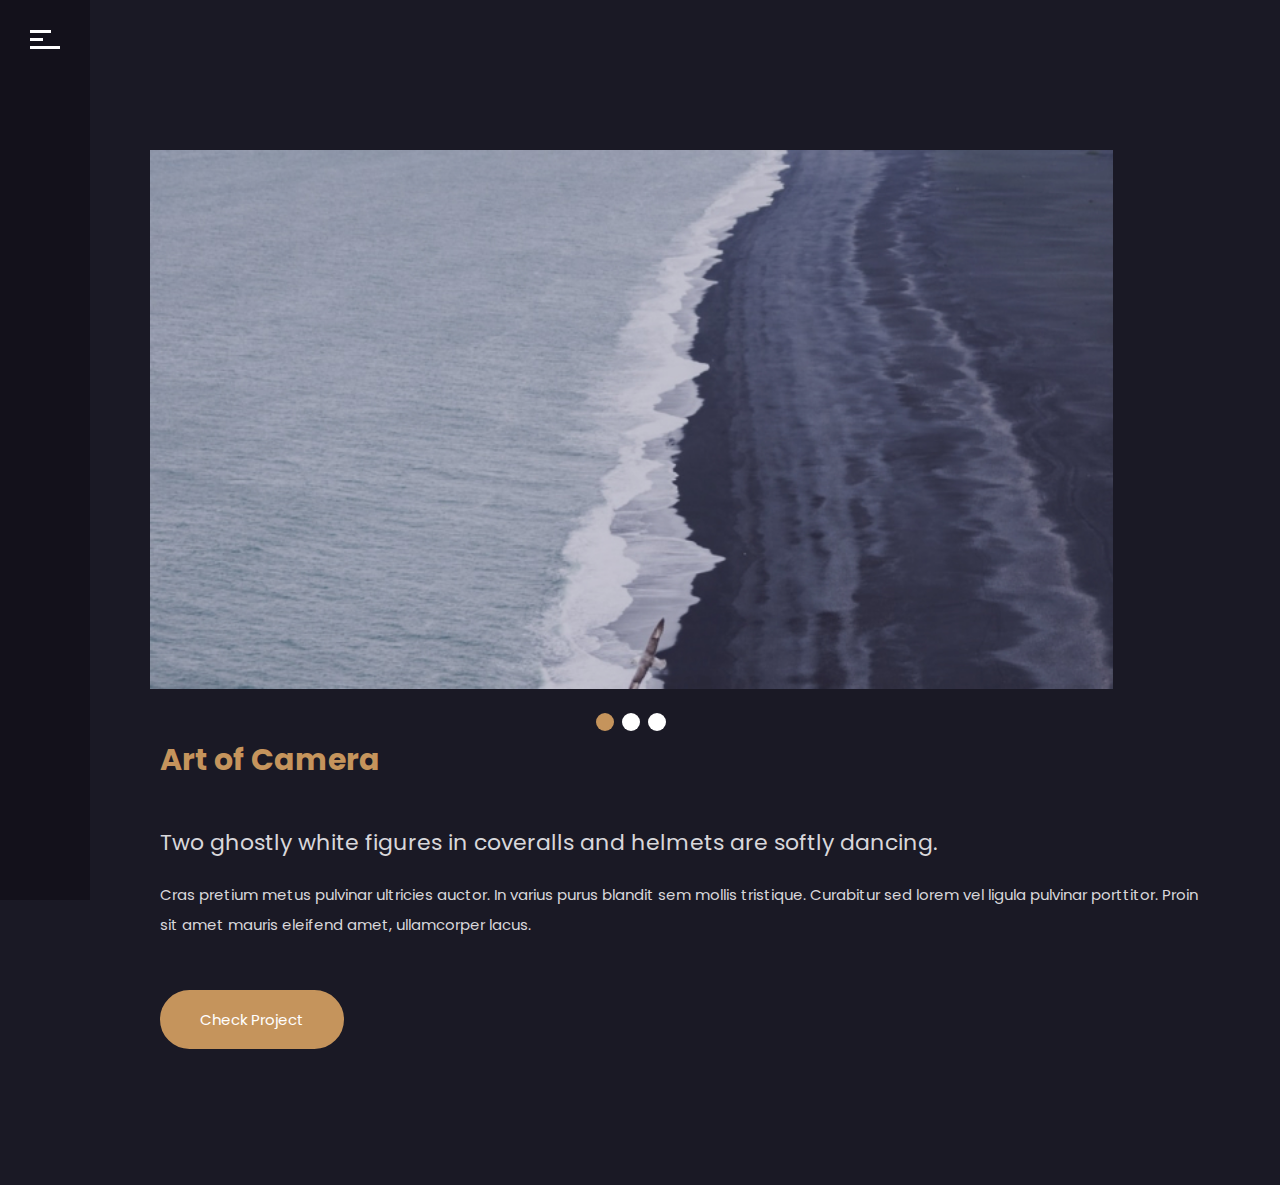
<file: volos-wp/demo-2/portfolio/item-1.html>
<!DOCTYPE html><html lang="en-US"><head><meta charset="UTF-8" /><meta name="viewport" content="width=device-width, initial-scale=1, maximum-scale=1" /><link rel="pingback" href="https://demo.cocobasic.com/volos-wp/demo-2/xmlrpc.php" /><title>Item 1 &#8211; Volos</title><style id="cocobasic-customizer-style" type="text/css">.doc-loader { background-color:#13111b!important; }body.ccb-css { background-color:#1a1925; }body.ccb-css, .ccb-css .widget a, .ccb-css .search-field { color:#d8d7db; }.ccb-css .search-field::-webkit-input-placeholder { color:#d8d7db; }.ccb-css .search-field:-ms-input-placeholder { color:#d8d7db; }.ccb-css .search-field::placeholder { color:#d8d7db; }.ccb-css.single .nav-links:before { background-color:#d8d7db; }body.ccb-css a, .ccb-css .global-color, .ccb-css .timeline-event-date, .ccb-css .category-filter-list .button.is-checked, .ccb-css blockquote.wp-block-quote, .ccb-css h1, .ccb-css h2, .ccb-css h3, .ccb-css h4, .ccb-css h5, .ccb-css h6, .ccb-css .comments-holder .comment-author-date-replay-holder, .ccb-css .more-posts, .ccb-css .no-more-posts, .ccb-css .more-posts-loading, .ccb-css .is-style-outline .wp-block-button__link { color:#c5945c; }.ccb-css .global-background-color, .ccb-css .menu-holder, .ccb-css .img-caption, .ccb-css li.timeline-event:before, .ccb-css li.timeline-event span.timeline-circle:after, .ccb-css .skill-fill, .ccb-css .category-filter-icon, .ccb-css .category-filter-icon:after, .ccb-css .category-filter-icon:before, .ccb-css .portfolio-text-holder, .ccb-css .owl-theme .owl-dots .owl-dot.active span, .ccb-css .close-icon, .ccb-css .comments-holder ul.children:before, .ccb-css .wp-block-button__link { background-color:#c5945c; }.ccb-css span.timeline-circle:before { border-color:#c5945c; }.ccb-css .current-num, .ccb-css .icon-scroll, .ccb-css .sm-clean a span.sub-arrow { color:#d8af81; }.ccb-css .icon-scroll:before, .ccb-css .sm-clean a:after { background-color:#d8af81; }.ccb-css .current-big-num { -webkit-text-stroke-color:#d8af81; }.ccb-css .total-pages-num, .ccb-css .comment-date, .ccb-css .archive-title h1, .ccb-css li.timeline-event:hover, .ccb-css .category-filter-list, .ccb-css .portfolio-text, .ccb-css .portfolio-cat { color:#ffffff; }.ccb-css #toggle:before, .ccb-css #toggle:after, .ccb-css #toggle .menu-line, .ccb-css .pagination-div:after, .ccb-css .portfolio-cat:before, .ccb-css .owl-theme .owl-dots .owl-dot span, .ccb-css .owl-theme .owl-dots .owl-dot:hover span { background-color:#ffffff; }.ccb-css .header-holder, .ccb-css .icon-scroll:after { background-color:#13111b; }</style><meta name='robots' content='max-image-preview:large' /><link rel='dns-prefetch' href='//fonts.googleapis.com' /><link rel='stylesheet' id='prettyPhoto-css'  href='../../../volos-wp/demo-2/wp-content/cache/autoptimize/css/autoptimize_single_3d56f9d411dfb559fa8099914f1935bd.css' type='text/css' media='all' /><link rel='stylesheet' id='owl.theme.default-css'  href='../../../volos-wp/demo-2/wp-content/plugins/cocobasic-elementor/assets/css/owl.theme.default.min.css' type='text/css' media='all' /><link rel='stylesheet' id='owl.carousel-css'  href='../../../volos-wp/demo-2/wp-content/plugins/cocobasic-elementor/assets/css/owl.carousel.min.css' type='text/css' media='all' /><link rel='stylesheet' id='cocobasic-elementor-main-style-css'  href='../../../volos-wp/demo-2/wp-content/cache/autoptimize/css/autoptimize_single_c166df11d4b637bcbc4ee67e5bdeb522.css' type='text/css' media='all' /><link rel='stylesheet' id='wp-block-library-css'  href='../../../volos-wp/demo-2/wp-includes/css/dist/block-library/style.min.css' type='text/css' media='all' /><link rel='stylesheet' id='contact-form-7-css'  href='../../../volos-wp/demo-2/wp-content/cache/autoptimize/css/autoptimize_single_4bc19d35d9e5befbc0d4ac845aab7f5b.css' type='text/css' media='all' /><link rel='stylesheet' id='volos-google-fonts-css'  href='//fonts.googleapis.com/css?family=Poppins%3A400%2C700%2C800&#038;ver=1.0.0' type='text/css' media='all' /><link rel='stylesheet' id='volos-clear-style-css'  href='../../../volos-wp/demo-2/wp-content/cache/autoptimize/css/autoptimize_single_9c517a2fdeaea29fcffda0c5cb2782a2.css' type='text/css' media='all' /><link rel='stylesheet' id='volos-common-style-css'  href='../../../volos-wp/demo-2/wp-content/cache/autoptimize/css/autoptimize_single_aa8f0a53fd537a85c705699c870f4296.css' type='text/css' media='all' /><link rel='stylesheet' id='sm-cleen-css'  href='../../../volos-wp/demo-2/wp-content/cache/autoptimize/css/autoptimize_single_ce56b171c4e52ebe296493a033378259.css' type='text/css' media='all' /><link rel='stylesheet' id='volos-main-theme-style-css'  href='../../../volos-wp/demo-2/wp-content/cache/autoptimize/css/autoptimize_single_3c271188cc3d7dfdd4a24592a5f4c08d.css' type='text/css' media='all' /><link rel='stylesheet' id='elementor-icons-css'  href='../../../volos-wp/demo-2/wp-content/plugins/elementor/assets/lib/eicons/css/elementor-icons.min.css' type='text/css' media='all' /><link rel='stylesheet' id='elementor-animations-css'  href='../../../volos-wp/demo-2/wp-content/plugins/elementor/assets/lib/animations/animations.min.css' type='text/css' media='all' /><link rel='stylesheet' id='elementor-frontend-legacy-css'  href='../../../volos-wp/demo-2/wp-content/plugins/elementor/assets/css/frontend-legacy.min.css' type='text/css' media='all' /><link rel='stylesheet' id='elementor-frontend-css'  href='../../../volos-wp/demo-2/wp-content/uploads/elementor/css/custom-frontend.min.css' type='text/css' media='all' /><link rel='stylesheet' id='elementor-post-214-css'  href='../../../volos-wp/demo-2/wp-content/uploads/elementor/css/post-214.css' type='text/css' media='all' /><link rel='stylesheet' id='elementor-post-65-css'  href='../../../volos-wp/demo-2/wp-content/uploads/elementor/css/post-65.css' type='text/css' media='all' /><link rel='stylesheet' id='google-fonts-1-css'  href='https://fonts.googleapis.com/css?family=Roboto%3A100%2C100italic%2C200%2C200italic%2C300%2C300italic%2C400%2C400italic%2C500%2C500italic%2C600%2C600italic%2C700%2C700italic%2C800%2C800italic%2C900%2C900italic%7CRoboto+Slab%3A100%2C100italic%2C200%2C200italic%2C300%2C300italic%2C400%2C400italic%2C500%2C500italic%2C600%2C600italic%2C700%2C700italic%2C800%2C800italic%2C900%2C900italic&#038;ver=5.7' type='text/css' media='all' /> <!--[if lt IE 9]> <script type='text/javascript' src='https://demo.cocobasic.com/volos-wp/demo-2/wp-content/themes/volos-wp/js/html5shiv.js' id='html5shiv-js'></script> <![endif]--> <!--[if lt IE 9]> <script type='text/javascript' src='https://demo.cocobasic.com/volos-wp/demo-2/wp-content/themes/volos-wp/js/respond.min.js' id='respond-js'></script> <![endif]--> <script type='text/javascript' src='../../../volos-wp/demo-2/wp-includes/js/jquery/jquery.min.js' id='jquery-core-js'></script> <link rel="https://api.w.org/" href="https://demo.cocobasic.com/volos-wp/demo-2/wp-json/" /><link rel="alternate" type="application/json" href="https://demo.cocobasic.com/volos-wp/demo-2/wp-json/wp/v2/portfolio/65" /><link rel="EditURI" type="application/rsd+xml" title="RSD" href="https://demo.cocobasic.com/volos-wp/demo-2/xmlrpc.php?rsd" /><link rel="wlwmanifest" type="application/wlwmanifest+xml" href="https://demo.cocobasic.com/volos-wp/demo-2/wp-includes/wlwmanifest.xml" /><meta name="generator" content="WordPress 5.7" /><link rel="canonical" href="https://demo.cocobasic.com/volos-wp/demo-2/portfolio/item-1/" /><link rel='shortlink' href='https://demo.cocobasic.com/volos-wp/demo-2/?p=65' /><link rel="alternate" type="application/json+oembed" href="https://demo.cocobasic.com/volos-wp/demo-2/wp-json/oembed/1.0/embed?url=https%3A%2F%2Fdemo.cocobasic.com%2Fvolos-wp%2Fdemo-2%2Fportfolio%2Fitem-1%2F" /><link rel="alternate" type="text/xml+oembed" href="https://demo.cocobasic.com/volos-wp/demo-2/wp-json/oembed/1.0/embed?url=https%3A%2F%2Fdemo.cocobasic.com%2Fvolos-wp%2Fdemo-2%2Fportfolio%2Fitem-1%2F&#038;format=xml" /><link rel="icon" href="../../../volos-wp/demo-2/wp-content/uploads/2019/11/cropped-favicon-1-32x32.png" sizes="32x32" /><link rel="icon" href="../../../volos-wp/demo-2/wp-content/uploads/2019/11/cropped-favicon-1-192x192.png" sizes="192x192" /><link rel="apple-touch-icon" href="../../../volos-wp/demo-2/wp-content/uploads/2019/11/cropped-favicon-1-180x180.png" /><meta name="msapplication-TileImage" content="https://demo.cocobasic.com/volos-wp/demo-2/wp-content/uploads/2019/11/cropped-favicon-1-270x270.png" /> <script async src="../../../gtag/js_id_ua-90924782-1.js"></script> <script>window.dataLayer = window.dataLayer || [];
            function gtag() {
                dataLayer.push(arguments);
            }
            gtag('js', new Date());
            gtag('config', 'UA-90924782-1', {'anonymize_ip': true});</script> </head><body class="portfolio-template-default single single-portfolio postid-65 chrome windows elementor-default elementor-kit-214 elementor-page elementor-page-65"><div class="doc-loader"> <img src="../../../volos-wp/demo-2/wp-content/uploads/2019/12/preloader.gif" alt="Volos" /></div><div class="header-holder"><div class="header-wrapper"><header><div class="toggle-holder"><div id="toggle"><div class="menu-line"></div></div></div><div class="top-pagination"><div class="current-num"> <span>01</span></div><div class="pagination-div"></div><div class="total-pages-num"></div></div><div class="my-info-wrapper"><div data-elementor-type="page" data-elementor-id="20" class="elementor elementor-20" data-elementor-settings="[]"><div class="elementor-inner"><div class="elementor-section-wrap"><section class="elementor-section elementor-top-section elementor-element elementor-element-64b73840 elementor-section-full_width elementor-section-height-default elementor-section-height-default" data-id="64b73840" data-element_type="section"><div class="elementor-container elementor-column-gap-no"><div class="elementor-row"><div class="elementor-column elementor-col-100 elementor-top-column elementor-element elementor-element-1d868ca8" data-id="1d868ca8" data-element_type="column"><div class="elementor-column-wrap elementor-element-populated"><div class="elementor-widget-wrap"><div class="elementor-element elementor-element-646ac3f7 global-color elementor-widget elementor-widget-text-editor" data-id="646ac3f7" data-element_type="widget" data-widget_type="text-editor.default"><div class="elementor-widget-container"><div class="elementor-text-editor elementor-clearfix">NAME</div></div></div><div class="elementor-element elementor-element-5ed3a12e elementor-widget elementor-widget-text-editor" data-id="5ed3a12e" data-element_type="widget" data-widget_type="text-editor.default"><div class="elementor-widget-container"><div class="elementor-text-editor elementor-clearfix">Jacob Hawkins</div></div></div><div class="elementor-element elementor-element-a4240e5 global-color elementor-widget elementor-widget-text-editor" data-id="a4240e5" data-element_type="widget" data-widget_type="text-editor.default"><div class="elementor-widget-container"><div class="elementor-text-editor elementor-clearfix">ROLE</div></div></div><div class="elementor-element elementor-element-6c435a6 elementor-widget elementor-widget-text-editor" data-id="6c435a6" data-element_type="widget" data-widget_type="text-editor.default"><div class="elementor-widget-container"><div class="elementor-text-editor elementor-clearfix">Designer</div></div></div><div class="elementor-element elementor-element-36538e7f global-color elementor-widget elementor-widget-text-editor" data-id="36538e7f" data-element_type="widget" data-widget_type="text-editor.default"><div class="elementor-widget-container"><div class="elementor-text-editor elementor-clearfix">EMAIL</div></div></div><div class="elementor-element elementor-element-7c10dbf4 elementor-widget elementor-widget-text-editor" data-id="7c10dbf4" data-element_type="widget" data-widget_type="text-editor.default"><div class="elementor-widget-container"><div class="elementor-text-editor elementor-clearfix"><a href="../../../index.html" class="__cf_email__" data-cfemail="4536312a2b2005203d24283529206b262a28">[email&#160;protected]</a></div></div></div><div class="elementor-element elementor-element-4f135e30 global-color elementor-widget elementor-widget-text-editor" data-id="4f135e30" data-element_type="widget" data-widget_type="text-editor.default"><div class="elementor-widget-container"><div class="elementor-text-editor elementor-clearfix">PHONE</div></div></div><div class="elementor-element elementor-element-7ff2e84b elementor-widget elementor-widget-text-editor" data-id="7ff2e84b" data-element_type="widget" data-widget_type="text-editor.default"><div class="elementor-widget-container"><div class="elementor-text-editor elementor-clearfix">(+987) 987 654 321</div></div></div><div class="elementor-element elementor-element-19aca067 elementor-widget elementor-widget-image" data-id="19aca067" data-element_type="widget" data-widget_type="image.default"><div class="elementor-widget-container"><div class="elementor-image"> <img width="339" height="84" src="../../../volos-wp/demo-2/wp-content/uploads/2019/12/icon_signature_x2-1.png" class="attachment-full size-full" alt="" loading="lazy" srcset="../../../volos-wp/demo-2/wp-content/uploads/2019/12/icon_signature_x2-1.png 339w, ../../../volos-wp/demo-2/wp-content/uploads/2019/12/icon_signature_x2-1-300x74.png 300w" sizes="(max-width: 339px) 100vw, 339px" /></div></div></div></div></div></div></div></div></section></div></div></div></div><div class="menu-holder"><div class="menu-wrapper relative"><nav id="header-main-menu" class="big-menu"><ul id="menu-menu-1" class="main-menu sm sm-clean"><li id="menu-item-86" class="one-page-section menu-item menu-item-type-custom menu-item-object-custom menu-item-86"><a href="#home">Home</a></li><li id="menu-item-87" class="one-page-section menu-item menu-item-type-custom menu-item-object-custom menu-item-87"><a href="#service">Service</a></li><li id="menu-item-88" class="one-page-section menu-item menu-item-type-custom menu-item-object-custom menu-item-88"><a href="#portfolio">Portfolio</a></li><li id="menu-item-89" class="one-page-section menu-item menu-item-type-custom menu-item-object-custom menu-item-89"><a href="#resume">Resume</a></li><li id="menu-item-90" class="one-page-section menu-item menu-item-type-custom menu-item-object-custom menu-item-90"><a href="#skills">Skills</a></li><li id="menu-item-91" class="one-page-section menu-item menu-item-type-custom menu-item-object-custom menu-item-91"><a href="#contact">Contact</a></li><li id="menu-item-188" class="menu-item menu-item-type-post_type menu-item-object-page current_page_parent menu-item-188"><a href="../../../volos-wp/demo-2/blog.html">Blog</a></li></ul></nav></div></div><div class="big-num"><div class="current-big-num">01</div><div class="icon-scroll"></div></div></header></div></div><div id="content" class="site-content"><div class="content-holder center-relative content-1300 post-65 portfolio type-portfolio status-publish has-post-thumbnail hentry portfolio-category-text" ><div class="portfolio-content"><div data-elementor-type="wp-post" data-elementor-id="65" class="elementor elementor-65" data-elementor-settings="[]"><div class="elementor-inner"><div class="elementor-section-wrap"><section class="elementor-section elementor-top-section elementor-element elementor-element-e52a549 op-section elementor-section-boxed elementor-section-height-default elementor-section-height-default" data-id="e52a549" data-element_type="section"><div class="elementor-container elementor-column-gap-default"><div class="elementor-row"><div class="elementor-column elementor-col-50 elementor-top-column elementor-element elementor-element-0537d74" data-id="0537d74" data-element_type="column"><div class="elementor-column-wrap elementor-element-populated"><div class="elementor-widget-wrap"><div class="elementor-element elementor-element-40d8abb elementor-widget elementor-widget-coco-imageslider" data-id="40d8abb" data-element_type="widget" data-widget_type="coco-imageslider.default"><div class="elementor-widget-container"><div class="image-slider-wrapper relative"><div class="owl-carousel owl-theme image-slider slider" data-speed="2000" data-auto="true" data-hover="true"><div class="image-slide-wrapper"><img width="715" height="400" src="../../../volos-wp/demo-2/wp-content/uploads/2019/12/image_slider_01.jpg" class="image-slide-img" alt="" loading="lazy" srcset="../../../volos-wp/demo-2/wp-content/uploads/2019/12/image_slider_01.jpg 715w, ../../../volos-wp/demo-2/wp-content/uploads/2019/12/image_slider_01-300x168.jpg 300w" sizes="(max-width: 715px) 100vw, 715px" /></div><div class="image-slide-wrapper"><img width="715" height="400" src="../../../volos-wp/demo-2/wp-content/uploads/2019/12/image_slider_02.jpg" class="image-slide-img" alt="" loading="lazy" srcset="../../../volos-wp/demo-2/wp-content/uploads/2019/12/image_slider_02.jpg 715w, ../../../volos-wp/demo-2/wp-content/uploads/2019/12/image_slider_02-300x168.jpg 300w" sizes="(max-width: 715px) 100vw, 715px" /></div><div class="image-slide-wrapper"><img width="715" height="400" src="../../../volos-wp/demo-2/wp-content/uploads/2019/12/image_slider_03.jpg" class="image-slide-img" alt="" loading="lazy" srcset="../../../volos-wp/demo-2/wp-content/uploads/2019/12/image_slider_03.jpg 715w, ../../../volos-wp/demo-2/wp-content/uploads/2019/12/image_slider_03-300x168.jpg 300w" sizes="(max-width: 715px) 100vw, 715px" /></div></div><div class="clear"></div></div></div></div></div></div></div><div class="elementor-column elementor-col-50 elementor-top-column elementor-element elementor-element-8e90925" data-id="8e90925" data-element_type="column"><div class="elementor-column-wrap elementor-element-populated"><div class="elementor-widget-wrap"><div class="elementor-element elementor-element-771588f elementor-widget elementor-widget-heading" data-id="771588f" data-element_type="widget" data-widget_type="heading.default"><div class="elementor-widget-container"><h2 class="elementor-heading-title elementor-size-default">Art of Camera</h2></div></div><div class="elementor-element elementor-element-3432039 elementor-widget elementor-widget-text-editor" data-id="3432039" data-element_type="widget" data-widget_type="text-editor.default"><div class="elementor-widget-container"><div class="elementor-text-editor elementor-clearfix">Two ghostly white figures in coveralls and helmets are softly dancing.</div></div></div><div class="elementor-element elementor-element-ff27337 elementor-widget elementor-widget-text-editor" data-id="ff27337" data-element_type="widget" data-widget_type="text-editor.default"><div class="elementor-widget-container"><div class="elementor-text-editor elementor-clearfix"><p>Cras pretium metus pulvinar ultricies auctor. In varius purus blandit sem mollis tristique. Curabitur sed lorem vel ligula pulvinar porttitor. Proin sit amet mauris eleifend amet, ullamcorper lacus.</p></div></div></div><div class="elementor-element elementor-element-f5c25dd elementor-widget__width-auto elementor-widget elementor-widget-button" data-id="f5c25dd" data-element_type="widget" data-widget_type="button.default"><div class="elementor-widget-container"><div class="elementor-button-wrapper"> <a href="#" class="elementor-button-link elementor-button elementor-size-sm" role="button"> <span class="elementor-button-content-wrapper"> <span class="elementor-button-text">Check Project</span> </span> </a></div></div></div></div></div></div></div></div></section></div></div></div></div><div class="clear"></div></div></div><footer class="footer"><div class="footer-content center-relative"></div></footer><link rel='stylesheet' id='elementor-post-20-css'  href='../../../volos-wp/demo-2/wp-content/uploads/elementor/css/post-20.css' type='text/css' media='all' /> <script data-cfasync="false" src="../../../cdn-cgi/scripts/5c5dd728/cloudflare-static/email-decode.min.js"></script><script type='text/javascript' id='cocobasic-elementor-main-js-js-extra'>var ajax_var_portfolio_content = {"url":"../../../index.html","nonce":"2a1b31c0bf"};</script> <script type='text/javascript' src='../../../volos-wp/demo-2/wp-includes/js/dist/vendor/wp-polyfill.min.js' id='wp-polyfill-js'></script> <script type='text/javascript' id='wp-polyfill-js-after'>( 'fetch' in window ) || document.write( '<script src="https://demo.cocobasic.com/volos-wp/demo-2/wp-includes/js/dist/vendor/wp-polyfill-fetch.min.js?ver=3.0.0"></scr' + 'ipt>' );( document.contains ) || document.write( '<script src="https://demo.cocobasic.com/volos-wp/demo-2/wp-includes/js/dist/vendor/wp-polyfill-node-contains.min.js?ver=3.42.0"></scr' + 'ipt>' );( window.DOMRect ) || document.write( '<script src="https://demo.cocobasic.com/volos-wp/demo-2/wp-includes/js/dist/vendor/wp-polyfill-dom-rect.min.js?ver=3.42.0"></scr' + 'ipt>' );( window.URL && window.URL.prototype && window.URLSearchParams ) || document.write( '<script src="https://demo.cocobasic.com/volos-wp/demo-2/wp-includes/js/dist/vendor/wp-polyfill-url.min.js?ver=3.6.4"></scr' + 'ipt>' );( window.FormData && window.FormData.prototype.keys ) || document.write( '<script src="https://demo.cocobasic.com/volos-wp/demo-2/wp-includes/js/dist/vendor/wp-polyfill-formdata.min.js?ver=3.0.12"></scr' + 'ipt>' );( Element.prototype.matches && Element.prototype.closest ) || document.write( '<script src="https://demo.cocobasic.com/volos-wp/demo-2/wp-includes/js/dist/vendor/wp-polyfill-element-closest.min.js?ver=2.0.2"></scr' + 'ipt>' );( 'objectFit' in document.documentElement.style ) || document.write( '<script src="../../../volos-wp/demo-2/wp-includes/js/dist/vendor/wp-polyfill-object-fit.min.js"></scr' + 'ipt>' );</script> <script type='text/javascript' src='../../../volos-wp/demo-2/wp-includes/js/dist/hooks.min.js' id='wp-hooks-js'></script> <script type='text/javascript' src='../../../volos-wp/demo-2/wp-includes/js/dist/i18n.min.js' id='wp-i18n-js'></script> <script type='text/javascript' id='wp-i18n-js-after'>wp.i18n.setLocaleData( { 'text direction\u0004ltr': [ 'ltr' ] } );</script> <script type='text/javascript' src='../../../volos-wp/demo-2/wp-includes/js/dist/vendor/lodash.min.js' id='lodash-js'></script> <script type='text/javascript' id='lodash-js-after'>window.lodash = _.noConflict();</script> <script type='text/javascript' src='../../../volos-wp/demo-2/wp-includes/js/dist/url.min.js' id='wp-url-js'></script> <script type='text/javascript' id='wp-api-fetch-js-translations'>( function( domain, translations ) {
	var localeData = translations.locale_data[ domain ] || translations.locale_data.messages;
	localeData[""].domain = domain;
	wp.i18n.setLocaleData( localeData, domain );
} )( "default", { "locale_data": { "messages": { "": {} } } } );</script> <script type='text/javascript' src='../../../volos-wp/demo-2/wp-includes/js/dist/api-fetch.min.js' id='wp-api-fetch-js'></script> <script type='text/javascript' id='wp-api-fetch-js-after'>wp.apiFetch.use( wp.apiFetch.createRootURLMiddleware( "https://demo.cocobasic.com/volos-wp/demo-2/wp-json/" ) );
wp.apiFetch.nonceMiddleware = wp.apiFetch.createNonceMiddleware( "cf6f72104a" );
wp.apiFetch.use( wp.apiFetch.nonceMiddleware );
wp.apiFetch.use( wp.apiFetch.mediaUploadMiddleware );
wp.apiFetch.nonceEndpoint = "../../../index.html";</script> <script type='text/javascript' id='contact-form-7-js-extra'>var wpcf7 = [];</script> <script type='text/javascript' id='volos-main-js-extra'>var ajax_var = {"url":"../../../index.html","nonce":"7588f1d3bb","posts_per_page_index":"10","total_index":"3","num_pages_index":"1","webUrl":"https:\/\/demo.cocobasic.com\/volos-wp\/demo-2"};</script> <script type='text/javascript' id='elementor-frontend-js-before'>var elementorFrontendConfig = {"environmentMode":{"edit":false,"wpPreview":false,"isScriptDebug":false,"isImprovedAssetsLoading":false},"i18n":{"shareOnFacebook":"Share on Facebook","shareOnTwitter":"Share on Twitter","pinIt":"Pin it","download":"Download","downloadImage":"Download image","fullscreen":"Fullscreen","zoom":"Zoom","share":"Share","playVideo":"Play Video","previous":"Previous","next":"Next","close":"Close"},"is_rtl":false,"breakpoints":{"xs":0,"sm":480,"md":768,"lg":1300,"xl":1440,"xxl":1600},"version":"3.1.4","is_static":false,"experimentalFeatures":[],"urls":{"assets":"https:\/\/demo.cocobasic.com\/volos-wp\/demo-2\/wp-content\/plugins\/elementor\/assets\/"},"settings":{"page":[],"editorPreferences":[]},"kit":{"global_image_lightbox":"yes","lightbox_enable_counter":"yes","lightbox_enable_fullscreen":"yes","lightbox_enable_zoom":"yes","lightbox_enable_share":"yes","lightbox_title_src":"title","lightbox_description_src":"description"},"post":{"id":65,"title":"Item%201%20%E2%80%93%20Volos","excerpt":"","featuredImage":"https:\/\/demo.cocobasic.com\/volos-wp\/demo-2\/wp-content\/uploads\/2019\/12\/portfolio_item_01.jpg"}};</script> <script defer src="../../../volos-wp/demo-2/wp-content/cache/autoptimize/js/autoptimize_fcfac8ca15b395b5eb4f5bd79bcec6e3.js"></script></body></html>
</file>
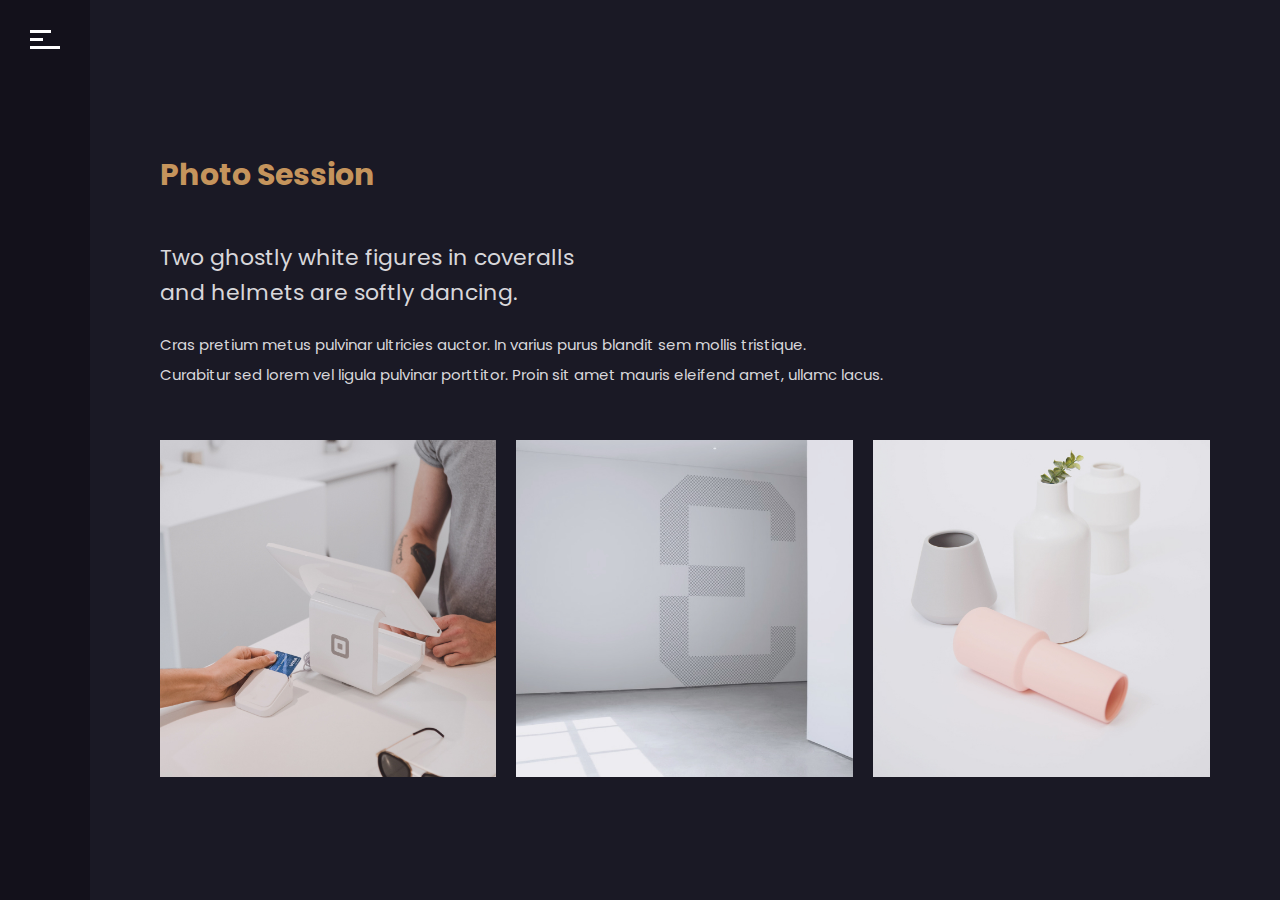
<file: volos-wp/demo-2/portfolio/item-4.html>
<!DOCTYPE html><html lang="en-US"><head><meta charset="UTF-8" /><meta name="viewport" content="width=device-width, initial-scale=1, maximum-scale=1" /><link rel="pingback" href="https://demo.cocobasic.com/volos-wp/demo-2/xmlrpc.php" /><title>Item 4 &#8211; Volos</title><style id="cocobasic-customizer-style" type="text/css">.doc-loader { background-color:#13111b!important; }body.ccb-css { background-color:#1a1925; }body.ccb-css, .ccb-css .widget a, .ccb-css .search-field { color:#d8d7db; }.ccb-css .search-field::-webkit-input-placeholder { color:#d8d7db; }.ccb-css .search-field:-ms-input-placeholder { color:#d8d7db; }.ccb-css .search-field::placeholder { color:#d8d7db; }.ccb-css.single .nav-links:before { background-color:#d8d7db; }body.ccb-css a, .ccb-css .global-color, .ccb-css .timeline-event-date, .ccb-css .category-filter-list .button.is-checked, .ccb-css blockquote.wp-block-quote, .ccb-css h1, .ccb-css h2, .ccb-css h3, .ccb-css h4, .ccb-css h5, .ccb-css h6, .ccb-css .comments-holder .comment-author-date-replay-holder, .ccb-css .more-posts, .ccb-css .no-more-posts, .ccb-css .more-posts-loading, .ccb-css .is-style-outline .wp-block-button__link { color:#c5945c; }.ccb-css .global-background-color, .ccb-css .menu-holder, .ccb-css .img-caption, .ccb-css li.timeline-event:before, .ccb-css li.timeline-event span.timeline-circle:after, .ccb-css .skill-fill, .ccb-css .category-filter-icon, .ccb-css .category-filter-icon:after, .ccb-css .category-filter-icon:before, .ccb-css .portfolio-text-holder, .ccb-css .owl-theme .owl-dots .owl-dot.active span, .ccb-css .close-icon, .ccb-css .comments-holder ul.children:before, .ccb-css .wp-block-button__link { background-color:#c5945c; }.ccb-css span.timeline-circle:before { border-color:#c5945c; }.ccb-css .current-num, .ccb-css .icon-scroll, .ccb-css .sm-clean a span.sub-arrow { color:#d8af81; }.ccb-css .icon-scroll:before, .ccb-css .sm-clean a:after { background-color:#d8af81; }.ccb-css .current-big-num { -webkit-text-stroke-color:#d8af81; }.ccb-css .total-pages-num, .ccb-css .comment-date, .ccb-css .archive-title h1, .ccb-css li.timeline-event:hover, .ccb-css .category-filter-list, .ccb-css .portfolio-text, .ccb-css .portfolio-cat { color:#ffffff; }.ccb-css #toggle:before, .ccb-css #toggle:after, .ccb-css #toggle .menu-line, .ccb-css .pagination-div:after, .ccb-css .portfolio-cat:before, .ccb-css .owl-theme .owl-dots .owl-dot span, .ccb-css .owl-theme .owl-dots .owl-dot:hover span { background-color:#ffffff; }.ccb-css .header-holder, .ccb-css .icon-scroll:after { background-color:#13111b; }</style><meta name='robots' content='max-image-preview:large' /><link rel='dns-prefetch' href='//fonts.googleapis.com' /><link rel='stylesheet' id='prettyPhoto-css'  href='../../../volos-wp/demo-2/wp-content/cache/autoptimize/css/autoptimize_single_3d56f9d411dfb559fa8099914f1935bd.css' type='text/css' media='all' /><link rel='stylesheet' id='owl.theme.default-css'  href='../../../volos-wp/demo-2/wp-content/plugins/cocobasic-elementor/assets/css/owl.theme.default.min.css' type='text/css' media='all' /><link rel='stylesheet' id='owl.carousel-css'  href='../../../volos-wp/demo-2/wp-content/plugins/cocobasic-elementor/assets/css/owl.carousel.min.css' type='text/css' media='all' /><link rel='stylesheet' id='cocobasic-elementor-main-style-css'  href='../../../volos-wp/demo-2/wp-content/cache/autoptimize/css/autoptimize_single_c166df11d4b637bcbc4ee67e5bdeb522.css' type='text/css' media='all' /><link rel='stylesheet' id='wp-block-library-css'  href='../../../volos-wp/demo-2/wp-includes/css/dist/block-library/style.min.css' type='text/css' media='all' /><link rel='stylesheet' id='contact-form-7-css'  href='../../../volos-wp/demo-2/wp-content/cache/autoptimize/css/autoptimize_single_4bc19d35d9e5befbc0d4ac845aab7f5b.css' type='text/css' media='all' /><link rel='stylesheet' id='volos-google-fonts-css'  href='//fonts.googleapis.com/css?family=Poppins%3A400%2C700%2C800&#038;ver=1.0.0' type='text/css' media='all' /><link rel='stylesheet' id='volos-clear-style-css'  href='../../../volos-wp/demo-2/wp-content/cache/autoptimize/css/autoptimize_single_9c517a2fdeaea29fcffda0c5cb2782a2.css' type='text/css' media='all' /><link rel='stylesheet' id='volos-common-style-css'  href='../../../volos-wp/demo-2/wp-content/cache/autoptimize/css/autoptimize_single_aa8f0a53fd537a85c705699c870f4296.css' type='text/css' media='all' /><link rel='stylesheet' id='sm-cleen-css'  href='../../../volos-wp/demo-2/wp-content/cache/autoptimize/css/autoptimize_single_ce56b171c4e52ebe296493a033378259.css' type='text/css' media='all' /><link rel='stylesheet' id='volos-main-theme-style-css'  href='../../../volos-wp/demo-2/wp-content/cache/autoptimize/css/autoptimize_single_3c271188cc3d7dfdd4a24592a5f4c08d.css' type='text/css' media='all' /><link rel='stylesheet' id='elementor-icons-css'  href='../../../volos-wp/demo-2/wp-content/plugins/elementor/assets/lib/eicons/css/elementor-icons.min.css' type='text/css' media='all' /><link rel='stylesheet' id='elementor-animations-css'  href='../../../volos-wp/demo-2/wp-content/plugins/elementor/assets/lib/animations/animations.min.css' type='text/css' media='all' /><link rel='stylesheet' id='elementor-frontend-legacy-css'  href='../../../volos-wp/demo-2/wp-content/plugins/elementor/assets/css/frontend-legacy.min.css' type='text/css' media='all' /><link rel='stylesheet' id='elementor-frontend-css'  href='../../../volos-wp/demo-2/wp-content/uploads/elementor/css/custom-frontend.min.css' type='text/css' media='all' /><link rel='stylesheet' id='elementor-post-214-css'  href='../../../volos-wp/demo-2/wp-content/uploads/elementor/css/post-214.css' type='text/css' media='all' /><link rel='stylesheet' id='elementor-post-94-css'  href='../../../volos-wp/demo-2/wp-content/uploads/elementor/css/post-94.css' type='text/css' media='all' /><link rel='stylesheet' id='google-fonts-1-css'  href='https://fonts.googleapis.com/css?family=Roboto%3A100%2C100italic%2C200%2C200italic%2C300%2C300italic%2C400%2C400italic%2C500%2C500italic%2C600%2C600italic%2C700%2C700italic%2C800%2C800italic%2C900%2C900italic%7CRoboto+Slab%3A100%2C100italic%2C200%2C200italic%2C300%2C300italic%2C400%2C400italic%2C500%2C500italic%2C600%2C600italic%2C700%2C700italic%2C800%2C800italic%2C900%2C900italic&#038;ver=5.7' type='text/css' media='all' /> <!--[if lt IE 9]> <script type='text/javascript' src='https://demo.cocobasic.com/volos-wp/demo-2/wp-content/themes/volos-wp/js/html5shiv.js' id='html5shiv-js'></script> <![endif]--> <!--[if lt IE 9]> <script type='text/javascript' src='https://demo.cocobasic.com/volos-wp/demo-2/wp-content/themes/volos-wp/js/respond.min.js' id='respond-js'></script> <![endif]--> <script type='text/javascript' src='../../../volos-wp/demo-2/wp-includes/js/jquery/jquery.min.js' id='jquery-core-js'></script> <link rel="https://api.w.org/" href="https://demo.cocobasic.com/volos-wp/demo-2/wp-json/" /><link rel="alternate" type="application/json" href="https://demo.cocobasic.com/volos-wp/demo-2/wp-json/wp/v2/portfolio/94" /><link rel="EditURI" type="application/rsd+xml" title="RSD" href="https://demo.cocobasic.com/volos-wp/demo-2/xmlrpc.php?rsd" /><link rel="wlwmanifest" type="application/wlwmanifest+xml" href="https://demo.cocobasic.com/volos-wp/demo-2/wp-includes/wlwmanifest.xml" /><meta name="generator" content="WordPress 5.7" /><link rel="canonical" href="https://demo.cocobasic.com/volos-wp/demo-2/portfolio/item-4/" /><link rel='shortlink' href='https://demo.cocobasic.com/volos-wp/demo-2/?p=94' /><link rel="alternate" type="application/json+oembed" href="https://demo.cocobasic.com/volos-wp/demo-2/wp-json/oembed/1.0/embed?url=https%3A%2F%2Fdemo.cocobasic.com%2Fvolos-wp%2Fdemo-2%2Fportfolio%2Fitem-4%2F" /><link rel="alternate" type="text/xml+oembed" href="https://demo.cocobasic.com/volos-wp/demo-2/wp-json/oembed/1.0/embed?url=https%3A%2F%2Fdemo.cocobasic.com%2Fvolos-wp%2Fdemo-2%2Fportfolio%2Fitem-4%2F&#038;format=xml" /><link rel="icon" href="../../../volos-wp/demo-2/wp-content/uploads/2019/11/cropped-favicon-1-32x32.png" sizes="32x32" /><link rel="icon" href="../../../volos-wp/demo-2/wp-content/uploads/2019/11/cropped-favicon-1-192x192.png" sizes="192x192" /><link rel="apple-touch-icon" href="../../../volos-wp/demo-2/wp-content/uploads/2019/11/cropped-favicon-1-180x180.png" /><meta name="msapplication-TileImage" content="https://demo.cocobasic.com/volos-wp/demo-2/wp-content/uploads/2019/11/cropped-favicon-1-270x270.png" /> <script async src="../../../gtag/js_id_ua-90924782-1.js"></script> <script>window.dataLayer = window.dataLayer || [];
            function gtag() {
                dataLayer.push(arguments);
            }
            gtag('js', new Date());
            gtag('config', 'UA-90924782-1', {'anonymize_ip': true});</script> </head><body class="portfolio-template-default single single-portfolio postid-94 gecko windows elementor-default elementor-kit-214 elementor-page elementor-page-94"><div class="doc-loader"> <img src="../../../volos-wp/demo-2/wp-content/uploads/2019/12/preloader.gif" alt="Volos" /></div><div class="header-holder"><div class="header-wrapper"><header><div class="toggle-holder"><div id="toggle"><div class="menu-line"></div></div></div><div class="top-pagination"><div class="current-num"> <span>01</span></div><div class="pagination-div"></div><div class="total-pages-num"></div></div><div class="my-info-wrapper"><div data-elementor-type="page" data-elementor-id="20" class="elementor elementor-20" data-elementor-settings="[]"><div class="elementor-inner"><div class="elementor-section-wrap"><section class="elementor-section elementor-top-section elementor-element elementor-element-64b73840 elementor-section-full_width elementor-section-height-default elementor-section-height-default" data-id="64b73840" data-element_type="section"><div class="elementor-container elementor-column-gap-no"><div class="elementor-row"><div class="elementor-column elementor-col-100 elementor-top-column elementor-element elementor-element-1d868ca8" data-id="1d868ca8" data-element_type="column"><div class="elementor-column-wrap elementor-element-populated"><div class="elementor-widget-wrap"><div class="elementor-element elementor-element-646ac3f7 global-color elementor-widget elementor-widget-text-editor" data-id="646ac3f7" data-element_type="widget" data-widget_type="text-editor.default"><div class="elementor-widget-container"><div class="elementor-text-editor elementor-clearfix">NAME</div></div></div><div class="elementor-element elementor-element-5ed3a12e elementor-widget elementor-widget-text-editor" data-id="5ed3a12e" data-element_type="widget" data-widget_type="text-editor.default"><div class="elementor-widget-container"><div class="elementor-text-editor elementor-clearfix">Jacob Hawkins</div></div></div><div class="elementor-element elementor-element-a4240e5 global-color elementor-widget elementor-widget-text-editor" data-id="a4240e5" data-element_type="widget" data-widget_type="text-editor.default"><div class="elementor-widget-container"><div class="elementor-text-editor elementor-clearfix">ROLE</div></div></div><div class="elementor-element elementor-element-6c435a6 elementor-widget elementor-widget-text-editor" data-id="6c435a6" data-element_type="widget" data-widget_type="text-editor.default"><div class="elementor-widget-container"><div class="elementor-text-editor elementor-clearfix">Designer</div></div></div><div class="elementor-element elementor-element-36538e7f global-color elementor-widget elementor-widget-text-editor" data-id="36538e7f" data-element_type="widget" data-widget_type="text-editor.default"><div class="elementor-widget-container"><div class="elementor-text-editor elementor-clearfix">EMAIL</div></div></div><div class="elementor-element elementor-element-7c10dbf4 elementor-widget elementor-widget-text-editor" data-id="7c10dbf4" data-element_type="widget" data-widget_type="text-editor.default"><div class="elementor-widget-container"><div class="elementor-text-editor elementor-clearfix"><a href="../../../index.html" class="__cf_email__" data-cfemail="a8dbdcc7c6cde8cdd0c9c5d8c4cd86cbc7c5">[email&#160;protected]</a></div></div></div><div class="elementor-element elementor-element-4f135e30 global-color elementor-widget elementor-widget-text-editor" data-id="4f135e30" data-element_type="widget" data-widget_type="text-editor.default"><div class="elementor-widget-container"><div class="elementor-text-editor elementor-clearfix">PHONE</div></div></div><div class="elementor-element elementor-element-7ff2e84b elementor-widget elementor-widget-text-editor" data-id="7ff2e84b" data-element_type="widget" data-widget_type="text-editor.default"><div class="elementor-widget-container"><div class="elementor-text-editor elementor-clearfix">(+987) 987 654 321</div></div></div><div class="elementor-element elementor-element-19aca067 elementor-widget elementor-widget-image" data-id="19aca067" data-element_type="widget" data-widget_type="image.default"><div class="elementor-widget-container"><div class="elementor-image"> <img width="339" height="84" src="../../../volos-wp/demo-2/wp-content/uploads/2019/12/icon_signature_x2-1.png" class="attachment-full size-full" alt="" loading="lazy" srcset="../../../volos-wp/demo-2/wp-content/uploads/2019/12/icon_signature_x2-1.png 339w, ../../../volos-wp/demo-2/wp-content/uploads/2019/12/icon_signature_x2-1-300x74.png 300w" sizes="(max-width: 339px) 100vw, 339px" /></div></div></div></div></div></div></div></div></section></div></div></div></div><div class="menu-holder"><div class="menu-wrapper relative"><nav id="header-main-menu" class="big-menu"><ul id="menu-menu-1" class="main-menu sm sm-clean"><li id="menu-item-86" class="one-page-section menu-item menu-item-type-custom menu-item-object-custom menu-item-86"><a href="#home">Home</a></li><li id="menu-item-87" class="one-page-section menu-item menu-item-type-custom menu-item-object-custom menu-item-87"><a href="#service">Service</a></li><li id="menu-item-88" class="one-page-section menu-item menu-item-type-custom menu-item-object-custom menu-item-88"><a href="#portfolio">Portfolio</a></li><li id="menu-item-89" class="one-page-section menu-item menu-item-type-custom menu-item-object-custom menu-item-89"><a href="#resume">Resume</a></li><li id="menu-item-90" class="one-page-section menu-item menu-item-type-custom menu-item-object-custom menu-item-90"><a href="#skills">Skills</a></li><li id="menu-item-91" class="one-page-section menu-item menu-item-type-custom menu-item-object-custom menu-item-91"><a href="#contact">Contact</a></li><li id="menu-item-188" class="menu-item menu-item-type-post_type menu-item-object-page current_page_parent menu-item-188"><a href="../../../volos-wp/demo-2/blog.html">Blog</a></li></ul></nav></div></div><div class="big-num"><div class="current-big-num">01</div><div class="icon-scroll"></div></div></header></div></div><div id="content" class="site-content"><div class="content-holder center-relative content-1300 post-94 portfolio type-portfolio status-publish has-post-thumbnail hentry portfolio-category-text" ><div class="portfolio-content"><div data-elementor-type="wp-post" data-elementor-id="94" class="elementor elementor-94" data-elementor-settings="[]"><div class="elementor-inner"><div class="elementor-section-wrap"><section class="elementor-section elementor-top-section elementor-element elementor-element-a1fa956 op-section elementor-section-boxed elementor-section-height-default elementor-section-height-default" data-id="a1fa956" data-element_type="section"><div class="elementor-container elementor-column-gap-default"><div class="elementor-row"><div class="elementor-column elementor-col-100 elementor-top-column elementor-element elementor-element-534c271" data-id="534c271" data-element_type="column"><div class="elementor-column-wrap elementor-element-populated"><div class="elementor-widget-wrap"><div class="elementor-element elementor-element-636759f elementor-widget elementor-widget-heading" data-id="636759f" data-element_type="widget" data-widget_type="heading.default"><div class="elementor-widget-container"><h2 class="elementor-heading-title elementor-size-default">Photo Session</h2></div></div><div class="elementor-element elementor-element-b4632b0 elementor-widget__width-initial elementor-widget elementor-widget-text-editor" data-id="b4632b0" data-element_type="widget" data-widget_type="text-editor.default"><div class="elementor-widget-container"><div class="elementor-text-editor elementor-clearfix">Two ghostly white figures in coveralls and helmets are softly dancing.</div></div></div><section class="elementor-section elementor-inner-section elementor-element elementor-element-d9dacd6 elementor-section-full_width elementor-section-height-default elementor-section-height-default" data-id="d9dacd6" data-element_type="section"><div class="elementor-container elementor-column-gap-no"><div class="elementor-row"><div class="elementor-column elementor-col-100 elementor-inner-column elementor-element elementor-element-24e8990" data-id="24e8990" data-element_type="column"><div class="elementor-column-wrap elementor-element-populated"><div class="elementor-widget-wrap"><div class="elementor-element elementor-element-1520a58 elementor-widget__width-initial elementor-widget elementor-widget-text-editor" data-id="1520a58" data-element_type="widget" data-widget_type="text-editor.default"><div class="elementor-widget-container"><div class="elementor-text-editor elementor-clearfix"><p>Cras pretium metus pulvinar ultricies auctor. In varius purus blandit sem mollis tristique.<br />Curabitur sed lorem vel ligula pulvinar porttitor. Proin sit amet mauris eleifend amet, ullamc lacus.</p></div></div></div></div></div></div></div></div></section></div></div></div></div></div></section><section class="elementor-section elementor-top-section elementor-element elementor-element-578e80c elementor-section-boxed elementor-section-height-default elementor-section-height-default" data-id="578e80c" data-element_type="section"><div class="elementor-container elementor-column-gap-default"><div class="elementor-row"><div class="elementor-column elementor-col-33 elementor-top-column elementor-element elementor-element-92e6f27" data-id="92e6f27" data-element_type="column"><div class="elementor-column-wrap elementor-element-populated"><div class="elementor-widget-wrap"><div class="elementor-element elementor-element-71edd5a elementor-widget elementor-widget-image" data-id="71edd5a" data-element_type="widget" data-widget_type="image.default"><div class="elementor-widget-container"><div class="elementor-image"> <img width="600" height="600" src="../../../volos-wp/demo-2/wp-content/uploads/2019/12/portfolio_item_01.jpg" class="attachment-full size-full" alt="" loading="lazy" srcset="../../../volos-wp/demo-2/wp-content/uploads/2019/12/portfolio_item_01.jpg 600w, ../../../volos-wp/demo-2/wp-content/uploads/2019/12/portfolio_item_01-300x300.jpg 300w, ../../../volos-wp/demo-2/wp-content/uploads/2019/12/portfolio_item_01-150x150.jpg 150w" sizes="(max-width: 600px) 100vw, 600px" /></div></div></div></div></div></div><div class="elementor-column elementor-col-33 elementor-top-column elementor-element elementor-element-a3df587" data-id="a3df587" data-element_type="column"><div class="elementor-column-wrap elementor-element-populated"><div class="elementor-widget-wrap"><div class="elementor-element elementor-element-b1ed5fc elementor-widget elementor-widget-image" data-id="b1ed5fc" data-element_type="widget" data-widget_type="image.default"><div class="elementor-widget-container"><div class="elementor-image"> <img width="600" height="600" src="../../../volos-wp/demo-2/wp-content/uploads/2019/12/portfolio_item_06.jpg" class="attachment-full size-full" alt="" loading="lazy" srcset="../../../volos-wp/demo-2/wp-content/uploads/2019/12/portfolio_item_06.jpg 600w, ../../../volos-wp/demo-2/wp-content/uploads/2019/12/portfolio_item_06-300x300.jpg 300w, ../../../volos-wp/demo-2/wp-content/uploads/2019/12/portfolio_item_06-150x150.jpg 150w" sizes="(max-width: 600px) 100vw, 600px" /></div></div></div></div></div></div><div class="elementor-column elementor-col-33 elementor-top-column elementor-element elementor-element-e149eef" data-id="e149eef" data-element_type="column"><div class="elementor-column-wrap elementor-element-populated"><div class="elementor-widget-wrap"><div class="elementor-element elementor-element-bb6cd0c elementor-widget elementor-widget-image" data-id="bb6cd0c" data-element_type="widget" data-widget_type="image.default"><div class="elementor-widget-container"><div class="elementor-image"> <img width="600" height="600" src="../../../volos-wp/demo-2/wp-content/uploads/2019/12/portfolio_item_03.jpg" class="attachment-full size-full" alt="" loading="lazy" srcset="../../../volos-wp/demo-2/wp-content/uploads/2019/12/portfolio_item_03.jpg 600w, ../../../volos-wp/demo-2/wp-content/uploads/2019/12/portfolio_item_03-300x300.jpg 300w, ../../../volos-wp/demo-2/wp-content/uploads/2019/12/portfolio_item_03-150x150.jpg 150w" sizes="(max-width: 600px) 100vw, 600px" /></div></div></div></div></div></div></div></div></section></div></div></div></div><div class="clear"></div></div></div><footer class="footer"><div class="footer-content center-relative"></div></footer><link rel='stylesheet' id='elementor-post-20-css'  href='../../../volos-wp/demo-2/wp-content/uploads/elementor/css/post-20.css' type='text/css' media='all' /> <script data-cfasync="false" src="../../../cdn-cgi/scripts/5c5dd728/cloudflare-static/email-decode.min.js"></script><script type='text/javascript' id='cocobasic-elementor-main-js-js-extra'>var ajax_var_portfolio_content = {"url":"../../../index.html","nonce":"2a1b31c0bf"};</script> <script type='text/javascript' src='../../../volos-wp/demo-2/wp-includes/js/dist/vendor/wp-polyfill.min.js' id='wp-polyfill-js'></script> <script type='text/javascript' id='wp-polyfill-js-after'>( 'fetch' in window ) || document.write( '<script src="https://demo.cocobasic.com/volos-wp/demo-2/wp-includes/js/dist/vendor/wp-polyfill-fetch.min.js?ver=3.0.0"></scr' + 'ipt>' );( document.contains ) || document.write( '<script src="https://demo.cocobasic.com/volos-wp/demo-2/wp-includes/js/dist/vendor/wp-polyfill-node-contains.min.js?ver=3.42.0"></scr' + 'ipt>' );( window.DOMRect ) || document.write( '<script src="https://demo.cocobasic.com/volos-wp/demo-2/wp-includes/js/dist/vendor/wp-polyfill-dom-rect.min.js?ver=3.42.0"></scr' + 'ipt>' );( window.URL && window.URL.prototype && window.URLSearchParams ) || document.write( '<script src="https://demo.cocobasic.com/volos-wp/demo-2/wp-includes/js/dist/vendor/wp-polyfill-url.min.js?ver=3.6.4"></scr' + 'ipt>' );( window.FormData && window.FormData.prototype.keys ) || document.write( '<script src="https://demo.cocobasic.com/volos-wp/demo-2/wp-includes/js/dist/vendor/wp-polyfill-formdata.min.js?ver=3.0.12"></scr' + 'ipt>' );( Element.prototype.matches && Element.prototype.closest ) || document.write( '<script src="https://demo.cocobasic.com/volos-wp/demo-2/wp-includes/js/dist/vendor/wp-polyfill-element-closest.min.js?ver=2.0.2"></scr' + 'ipt>' );( 'objectFit' in document.documentElement.style ) || document.write( '<script src="../../../volos-wp/demo-2/wp-includes/js/dist/vendor/wp-polyfill-object-fit.min.js"></scr' + 'ipt>' );</script> <script type='text/javascript' src='../../../volos-wp/demo-2/wp-includes/js/dist/hooks.min.js' id='wp-hooks-js'></script> <script type='text/javascript' src='../../../volos-wp/demo-2/wp-includes/js/dist/i18n.min.js' id='wp-i18n-js'></script> <script type='text/javascript' id='wp-i18n-js-after'>wp.i18n.setLocaleData( { 'text direction\u0004ltr': [ 'ltr' ] } );</script> <script type='text/javascript' src='../../../volos-wp/demo-2/wp-includes/js/dist/vendor/lodash.min.js' id='lodash-js'></script> <script type='text/javascript' id='lodash-js-after'>window.lodash = _.noConflict();</script> <script type='text/javascript' src='../../../volos-wp/demo-2/wp-includes/js/dist/url.min.js' id='wp-url-js'></script> <script type='text/javascript' id='wp-api-fetch-js-translations'>( function( domain, translations ) {
	var localeData = translations.locale_data[ domain ] || translations.locale_data.messages;
	localeData[""].domain = domain;
	wp.i18n.setLocaleData( localeData, domain );
} )( "default", { "locale_data": { "messages": { "": {} } } } );</script> <script type='text/javascript' src='../../../volos-wp/demo-2/wp-includes/js/dist/api-fetch.min.js' id='wp-api-fetch-js'></script> <script type='text/javascript' id='wp-api-fetch-js-after'>wp.apiFetch.use( wp.apiFetch.createRootURLMiddleware( "https://demo.cocobasic.com/volos-wp/demo-2/wp-json/" ) );
wp.apiFetch.nonceMiddleware = wp.apiFetch.createNonceMiddleware( "cf6f72104a" );
wp.apiFetch.use( wp.apiFetch.nonceMiddleware );
wp.apiFetch.use( wp.apiFetch.mediaUploadMiddleware );
wp.apiFetch.nonceEndpoint = "../../../index.html";</script> <script type='text/javascript' id='contact-form-7-js-extra'>var wpcf7 = [];</script> <script type='text/javascript' id='volos-main-js-extra'>var ajax_var = {"url":"../../../index.html","nonce":"7588f1d3bb","posts_per_page_index":"10","total_index":"3","num_pages_index":"1","webUrl":"https:\/\/demo.cocobasic.com\/volos-wp\/demo-2"};</script> <script type='text/javascript' id='elementor-frontend-js-before'>var elementorFrontendConfig = {"environmentMode":{"edit":false,"wpPreview":false,"isScriptDebug":false,"isImprovedAssetsLoading":false},"i18n":{"shareOnFacebook":"Share on Facebook","shareOnTwitter":"Share on Twitter","pinIt":"Pin it","download":"Download","downloadImage":"Download image","fullscreen":"Fullscreen","zoom":"Zoom","share":"Share","playVideo":"Play Video","previous":"Previous","next":"Next","close":"Close"},"is_rtl":false,"breakpoints":{"xs":0,"sm":480,"md":768,"lg":1300,"xl":1440,"xxl":1600},"version":"3.1.4","is_static":false,"experimentalFeatures":[],"urls":{"assets":"https:\/\/demo.cocobasic.com\/volos-wp\/demo-2\/wp-content\/plugins\/elementor\/assets\/"},"settings":{"page":[],"editorPreferences":[]},"kit":{"global_image_lightbox":"yes","lightbox_enable_counter":"yes","lightbox_enable_fullscreen":"yes","lightbox_enable_zoom":"yes","lightbox_enable_share":"yes","lightbox_title_src":"title","lightbox_description_src":"description"},"post":{"id":94,"title":"Item%204%20%E2%80%93%20Volos","excerpt":"","featuredImage":"https:\/\/demo.cocobasic.com\/volos-wp\/demo-2\/wp-content\/uploads\/2019\/12\/portfolio_item_04.jpg"}};</script> <script defer src="../../../volos-wp/demo-2/wp-content/cache/autoptimize/js/autoptimize_fcfac8ca15b395b5eb4f5bd79bcec6e3.js"></script></body></html>
</file>
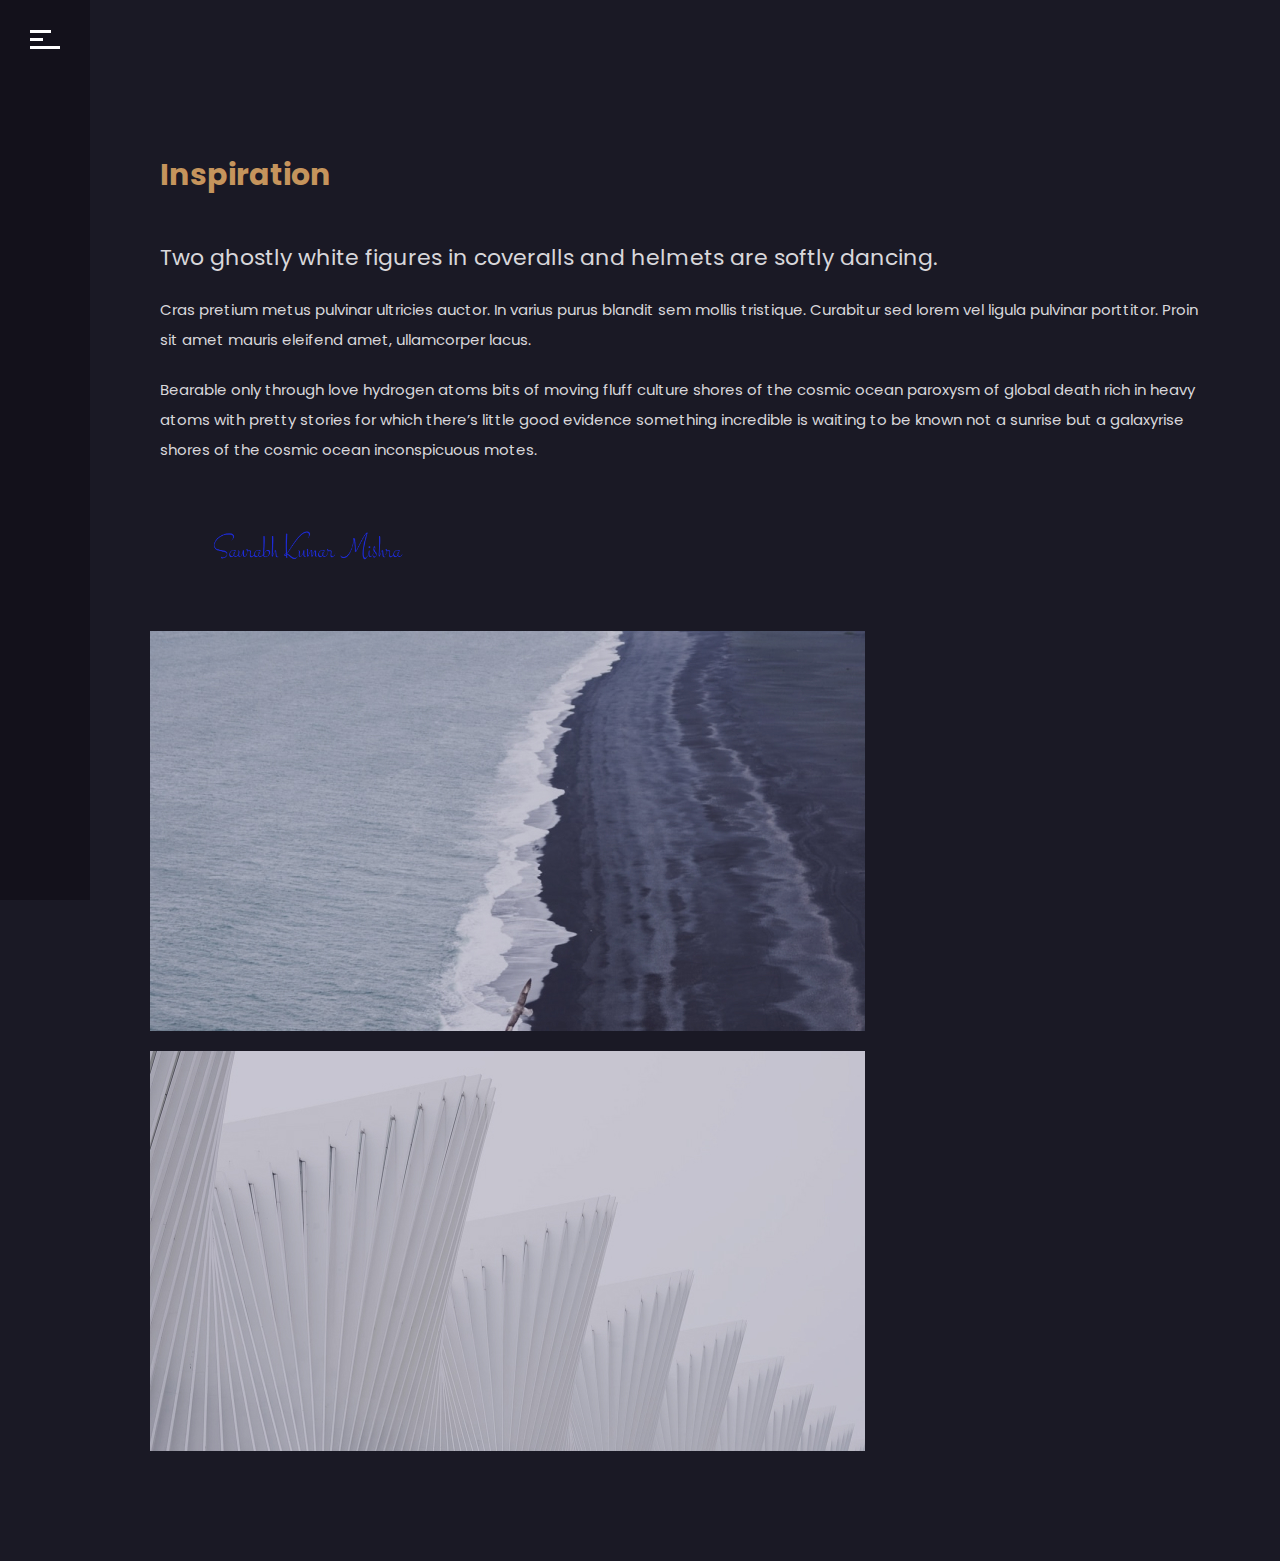
<file: volos-wp/demo-2/portfolio/item-6.html>
<!DOCTYPE html><html lang="en-US"><head><meta charset="UTF-8" /><meta name="viewport" content="width=device-width, initial-scale=1, maximum-scale=1" /><link rel="pingback" href="https://demo.cocobasic.com/volos-wp/demo-2/xmlrpc.php" /><title>Item 6 &#8211; Volos</title><style id="cocobasic-customizer-style" type="text/css">.doc-loader { background-color:#13111b!important; }body.ccb-css { background-color:#1a1925; }body.ccb-css, .ccb-css .widget a, .ccb-css .search-field { color:#d8d7db; }.ccb-css .search-field::-webkit-input-placeholder { color:#d8d7db; }.ccb-css .search-field:-ms-input-placeholder { color:#d8d7db; }.ccb-css .search-field::placeholder { color:#d8d7db; }.ccb-css.single .nav-links:before { background-color:#d8d7db; }body.ccb-css a, .ccb-css .global-color, .ccb-css .timeline-event-date, .ccb-css .category-filter-list .button.is-checked, .ccb-css blockquote.wp-block-quote, .ccb-css h1, .ccb-css h2, .ccb-css h3, .ccb-css h4, .ccb-css h5, .ccb-css h6, .ccb-css .comments-holder .comment-author-date-replay-holder, .ccb-css .more-posts, .ccb-css .no-more-posts, .ccb-css .more-posts-loading, .ccb-css .is-style-outline .wp-block-button__link { color:#c5945c; }.ccb-css .global-background-color, .ccb-css .menu-holder, .ccb-css .img-caption, .ccb-css li.timeline-event:before, .ccb-css li.timeline-event span.timeline-circle:after, .ccb-css .skill-fill, .ccb-css .category-filter-icon, .ccb-css .category-filter-icon:after, .ccb-css .category-filter-icon:before, .ccb-css .portfolio-text-holder, .ccb-css .owl-theme .owl-dots .owl-dot.active span, .ccb-css .close-icon, .ccb-css .comments-holder ul.children:before, .ccb-css .wp-block-button__link { background-color:#c5945c; }.ccb-css span.timeline-circle:before { border-color:#c5945c; }.ccb-css .current-num, .ccb-css .icon-scroll, .ccb-css .sm-clean a span.sub-arrow { color:#d8af81; }.ccb-css .icon-scroll:before, .ccb-css .sm-clean a:after { background-color:#d8af81; }.ccb-css .current-big-num { -webkit-text-stroke-color:#d8af81; }.ccb-css .total-pages-num, .ccb-css .comment-date, .ccb-css .archive-title h1, .ccb-css li.timeline-event:hover, .ccb-css .category-filter-list, .ccb-css .portfolio-text, .ccb-css .portfolio-cat { color:#ffffff; }.ccb-css #toggle:before, .ccb-css #toggle:after, .ccb-css #toggle .menu-line, .ccb-css .pagination-div:after, .ccb-css .portfolio-cat:before, .ccb-css .owl-theme .owl-dots .owl-dot span, .ccb-css .owl-theme .owl-dots .owl-dot:hover span { background-color:#ffffff; }.ccb-css .header-holder, .ccb-css .icon-scroll:after { background-color:#13111b; }</style><meta name='robots' content='max-image-preview:large' /><link rel='dns-prefetch' href='//fonts.googleapis.com' /><link rel='stylesheet' id='prettyPhoto-css'  href='../../../volos-wp/demo-2/wp-content/cache/autoptimize/css/autoptimize_single_3d56f9d411dfb559fa8099914f1935bd.css' type='text/css' media='all' /><link rel='stylesheet' id='owl.theme.default-css'  href='../../../volos-wp/demo-2/wp-content/plugins/cocobasic-elementor/assets/css/owl.theme.default.min.css' type='text/css' media='all' /><link rel='stylesheet' id='owl.carousel-css'  href='../../../volos-wp/demo-2/wp-content/plugins/cocobasic-elementor/assets/css/owl.carousel.min.css' type='text/css' media='all' /><link rel='stylesheet' id='cocobasic-elementor-main-style-css'  href='../../../volos-wp/demo-2/wp-content/cache/autoptimize/css/autoptimize_single_c166df11d4b637bcbc4ee67e5bdeb522.css' type='text/css' media='all' /><link rel='stylesheet' id='wp-block-library-css'  href='../../../volos-wp/demo-2/wp-includes/css/dist/block-library/style.min.css' type='text/css' media='all' /><link rel='stylesheet' id='contact-form-7-css'  href='../../../volos-wp/demo-2/wp-content/cache/autoptimize/css/autoptimize_single_4bc19d35d9e5befbc0d4ac845aab7f5b.css' type='text/css' media='all' /><link rel='stylesheet' id='volos-google-fonts-css'  href='//fonts.googleapis.com/css?family=Poppins%3A400%2C700%2C800&#038;ver=1.0.0' type='text/css' media='all' /><link rel='stylesheet' id='volos-clear-style-css'  href='../../../volos-wp/demo-2/wp-content/cache/autoptimize/css/autoptimize_single_9c517a2fdeaea29fcffda0c5cb2782a2.css' type='text/css' media='all' /><link rel='stylesheet' id='volos-common-style-css'  href='../../../volos-wp/demo-2/wp-content/cache/autoptimize/css/autoptimize_single_aa8f0a53fd537a85c705699c870f4296.css' type='text/css' media='all' /><link rel='stylesheet' id='sm-cleen-css'  href='../../../volos-wp/demo-2/wp-content/cache/autoptimize/css/autoptimize_single_ce56b171c4e52ebe296493a033378259.css' type='text/css' media='all' /><link rel='stylesheet' id='volos-main-theme-style-css'  href='../../../volos-wp/demo-2/wp-content/cache/autoptimize/css/autoptimize_single_3c271188cc3d7dfdd4a24592a5f4c08d.css' type='text/css' media='all' /><link rel='stylesheet' id='elementor-icons-css'  href='../../../volos-wp/demo-2/wp-content/plugins/elementor/assets/lib/eicons/css/elementor-icons.min.css' type='text/css' media='all' /><link rel='stylesheet' id='elementor-animations-css'  href='../../../volos-wp/demo-2/wp-content/plugins/elementor/assets/lib/animations/animations.min.css' type='text/css' media='all' /><link rel='stylesheet' id='elementor-frontend-legacy-css'  href='../../../volos-wp/demo-2/wp-content/plugins/elementor/assets/css/frontend-legacy.min.css' type='text/css' media='all' /><link rel='stylesheet' id='elementor-frontend-css'  href='../../../volos-wp/demo-2/wp-content/uploads/elementor/css/custom-frontend.min.css' type='text/css' media='all' /><link rel='stylesheet' id='elementor-post-214-css'  href='../../../volos-wp/demo-2/wp-content/uploads/elementor/css/post-214.css' type='text/css' media='all' /><link rel='stylesheet' id='elementor-post-92-css'  href='../../../volos-wp/demo-2/wp-content/uploads/elementor/css/post-92.css' type='text/css' media='all' /><link rel='stylesheet' id='google-fonts-1-css'  href='https://fonts.googleapis.com/css?family=Roboto%3A100%2C100italic%2C200%2C200italic%2C300%2C300italic%2C400%2C400italic%2C500%2C500italic%2C600%2C600italic%2C700%2C700italic%2C800%2C800italic%2C900%2C900italic%7CRoboto+Slab%3A100%2C100italic%2C200%2C200italic%2C300%2C300italic%2C400%2C400italic%2C500%2C500italic%2C600%2C600italic%2C700%2C700italic%2C800%2C800italic%2C900%2C900italic&#038;ver=5.7' type='text/css' media='all' /> <!--[if lt IE 9]> <script type='text/javascript' src='https://demo.cocobasic.com/volos-wp/demo-2/wp-content/themes/volos-wp/js/html5shiv.js' id='html5shiv-js'></script> <![endif]--> <!--[if lt IE 9]> <script type='text/javascript' src='https://demo.cocobasic.com/volos-wp/demo-2/wp-content/themes/volos-wp/js/respond.min.js' id='respond-js'></script> <![endif]--> <script type='text/javascript' src='../../../volos-wp/demo-2/wp-includes/js/jquery/jquery.min.js' id='jquery-core-js'></script> <link rel="https://api.w.org/" href="https://demo.cocobasic.com/volos-wp/demo-2/wp-json/" /><link rel="alternate" type="application/json" href="https://demo.cocobasic.com/volos-wp/demo-2/wp-json/wp/v2/portfolio/92" /><link rel="EditURI" type="application/rsd+xml" title="RSD" href="https://demo.cocobasic.com/volos-wp/demo-2/xmlrpc.php?rsd" /><link rel="wlwmanifest" type="application/wlwmanifest+xml" href="https://demo.cocobasic.com/volos-wp/demo-2/wp-includes/wlwmanifest.xml" /><meta name="generator" content="WordPress 5.7" /><link rel="canonical" href="https://demo.cocobasic.com/volos-wp/demo-2/portfolio/item-6/" /><link rel='shortlink' href='https://demo.cocobasic.com/volos-wp/demo-2/?p=92' /><link rel="alternate" type="application/json+oembed" href="https://demo.cocobasic.com/volos-wp/demo-2/wp-json/oembed/1.0/embed?url=https%3A%2F%2Fdemo.cocobasic.com%2Fvolos-wp%2Fdemo-2%2Fportfolio%2Fitem-6%2F" /><link rel="alternate" type="text/xml+oembed" href="https://demo.cocobasic.com/volos-wp/demo-2/wp-json/oembed/1.0/embed?url=https%3A%2F%2Fdemo.cocobasic.com%2Fvolos-wp%2Fdemo-2%2Fportfolio%2Fitem-6%2F&#038;format=xml" /><link rel="icon" href="../../../volos-wp/demo-2/wp-content/uploads/2019/11/cropped-favicon-1-32x32.png" sizes="32x32" /><link rel="icon" href="../../../volos-wp/demo-2/wp-content/uploads/2019/11/cropped-favicon-1-192x192.png" sizes="192x192" /><link rel="apple-touch-icon" href="../../../volos-wp/demo-2/wp-content/uploads/2019/11/cropped-favicon-1-180x180.png" /><meta name="msapplication-TileImage" content="https://demo.cocobasic.com/volos-wp/demo-2/wp-content/uploads/2019/11/cropped-favicon-1-270x270.png" /> <script async src="../../../gtag/js_id_ua-90924782-1.js"></script> <script>window.dataLayer = window.dataLayer || [];
            function gtag() {
                dataLayer.push(arguments);
            }
            gtag('js', new Date());
            gtag('config', 'UA-90924782-1', {'anonymize_ip': true});</script> </head><body class="portfolio-template-default single single-portfolio postid-92 chrome windows elementor-default elementor-kit-214 elementor-page elementor-page-92"><div class="doc-loader"> <img src="../../../volos-wp/demo-2/wp-content/uploads/2019/12/preloader.gif" alt="Volos" /></div><div class="header-holder"><div class="header-wrapper"><header><div class="toggle-holder"><div id="toggle"><div class="menu-line"></div></div></div><div class="top-pagination"><div class="current-num"> <span>01</span></div><div class="pagination-div"></div><div class="total-pages-num"></div></div><div class="my-info-wrapper"><div data-elementor-type="page" data-elementor-id="20" class="elementor elementor-20" data-elementor-settings="[]"><div class="elementor-inner"><div class="elementor-section-wrap"><section class="elementor-section elementor-top-section elementor-element elementor-element-64b73840 elementor-section-full_width elementor-section-height-default elementor-section-height-default" data-id="64b73840" data-element_type="section"><div class="elementor-container elementor-column-gap-no"><div class="elementor-row"><div class="elementor-column elementor-col-100 elementor-top-column elementor-element elementor-element-1d868ca8" data-id="1d868ca8" data-element_type="column"><div class="elementor-column-wrap elementor-element-populated"><div class="elementor-widget-wrap"><div class="elementor-element elementor-element-646ac3f7 global-color elementor-widget elementor-widget-text-editor" data-id="646ac3f7" data-element_type="widget" data-widget_type="text-editor.default"><div class="elementor-widget-container"><div class="elementor-text-editor elementor-clearfix">NAME</div></div></div><div class="elementor-element elementor-element-5ed3a12e elementor-widget elementor-widget-text-editor" data-id="5ed3a12e" data-element_type="widget" data-widget_type="text-editor.default"><div class="elementor-widget-container"><div class="elementor-text-editor elementor-clearfix">Jacob Hawkins</div></div></div><div class="elementor-element elementor-element-a4240e5 global-color elementor-widget elementor-widget-text-editor" data-id="a4240e5" data-element_type="widget" data-widget_type="text-editor.default"><div class="elementor-widget-container"><div class="elementor-text-editor elementor-clearfix">ROLE</div></div></div><div class="elementor-element elementor-element-6c435a6 elementor-widget elementor-widget-text-editor" data-id="6c435a6" data-element_type="widget" data-widget_type="text-editor.default"><div class="elementor-widget-container"><div class="elementor-text-editor elementor-clearfix">Designer</div></div></div><div class="elementor-element elementor-element-36538e7f global-color elementor-widget elementor-widget-text-editor" data-id="36538e7f" data-element_type="widget" data-widget_type="text-editor.default"><div class="elementor-widget-container"><div class="elementor-text-editor elementor-clearfix">EMAIL</div></div></div><div class="elementor-element elementor-element-7c10dbf4 elementor-widget elementor-widget-text-editor" data-id="7c10dbf4" data-element_type="widget" data-widget_type="text-editor.default"><div class="elementor-widget-container"><div class="elementor-text-editor elementor-clearfix"><a href="../../../index.html" class="__cf_email__" data-cfemail="bbc8cfd4d5defbdec3dad6cbd7de95d8d4d6">[email&#160;protected]</a></div></div></div><div class="elementor-element elementor-element-4f135e30 global-color elementor-widget elementor-widget-text-editor" data-id="4f135e30" data-element_type="widget" data-widget_type="text-editor.default"><div class="elementor-widget-container"><div class="elementor-text-editor elementor-clearfix">PHONE</div></div></div><div class="elementor-element elementor-element-7ff2e84b elementor-widget elementor-widget-text-editor" data-id="7ff2e84b" data-element_type="widget" data-widget_type="text-editor.default"><div class="elementor-widget-container"><div class="elementor-text-editor elementor-clearfix">(+987) 987 654 321</div></div></div><div class="elementor-element elementor-element-19aca067 elementor-widget elementor-widget-image" data-id="19aca067" data-element_type="widget" data-widget_type="image.default"><div class="elementor-widget-container"><div class="elementor-image"> <img width="339" height="84" src="../../../volos-wp/demo-2/wp-content/uploads/2019/12/icon_signature_x2-1.png" class="attachment-full size-full" alt="" loading="lazy" srcset="../../../volos-wp/demo-2/wp-content/uploads/2019/12/icon_signature_x2-1.png 339w, ../../../volos-wp/demo-2/wp-content/uploads/2019/12/icon_signature_x2-1-300x74.png 300w" sizes="(max-width: 339px) 100vw, 339px" /></div></div></div></div></div></div></div></div></section></div></div></div></div><div class="menu-holder"><div class="menu-wrapper relative"><nav id="header-main-menu" class="big-menu"><ul id="menu-menu-1" class="main-menu sm sm-clean"><li id="menu-item-86" class="one-page-section menu-item menu-item-type-custom menu-item-object-custom menu-item-86"><a href="#home">Home</a></li><li id="menu-item-87" class="one-page-section menu-item menu-item-type-custom menu-item-object-custom menu-item-87"><a href="#service">Service</a></li><li id="menu-item-88" class="one-page-section menu-item menu-item-type-custom menu-item-object-custom menu-item-88"><a href="#portfolio">Portfolio</a></li><li id="menu-item-89" class="one-page-section menu-item menu-item-type-custom menu-item-object-custom menu-item-89"><a href="#resume">Resume</a></li><li id="menu-item-90" class="one-page-section menu-item menu-item-type-custom menu-item-object-custom menu-item-90"><a href="#skills">Skills</a></li><li id="menu-item-91" class="one-page-section menu-item menu-item-type-custom menu-item-object-custom menu-item-91"><a href="#contact">Contact</a></li><li id="menu-item-188" class="menu-item menu-item-type-post_type menu-item-object-page current_page_parent menu-item-188"><a href="../../../volos-wp/demo-2/blog.html">Blog</a></li></ul></nav></div></div><div class="big-num"><div class="current-big-num">01</div><div class="icon-scroll"></div></div></header></div></div><div id="content" class="site-content"><div class="content-holder center-relative content-1300 post-92 portfolio type-portfolio status-publish has-post-thumbnail hentry portfolio-category-text" ><div class="portfolio-content"><div data-elementor-type="wp-post" data-elementor-id="92" class="elementor elementor-92" data-elementor-settings="[]"><div class="elementor-inner"><div class="elementor-section-wrap"><section class="elementor-section elementor-top-section elementor-element elementor-element-846cf3c op-section elementor-section-boxed elementor-section-height-default elementor-section-height-default" data-id="846cf3c" data-element_type="section"><div class="elementor-container elementor-column-gap-default"><div class="elementor-row"><div class="elementor-column elementor-col-50 elementor-top-column elementor-element elementor-element-fe63c92" data-id="fe63c92" data-element_type="column"><div class="elementor-column-wrap elementor-element-populated"><div class="elementor-widget-wrap"><div class="elementor-element elementor-element-1986dcd elementor-widget elementor-widget-heading" data-id="1986dcd" data-element_type="widget" data-widget_type="heading.default"><div class="elementor-widget-container"><h2 class="elementor-heading-title elementor-size-default">Inspiration</h2></div></div><div class="elementor-element elementor-element-151a09e elementor-widget elementor-widget-text-editor" data-id="151a09e" data-element_type="widget" data-widget_type="text-editor.default"><div class="elementor-widget-container"><div class="elementor-text-editor elementor-clearfix">Two ghostly white figures in coveralls and helmets are softly dancing.</div></div></div><div class="elementor-element elementor-element-6890bec elementor-widget elementor-widget-text-editor" data-id="6890bec" data-element_type="widget" data-widget_type="text-editor.default"><div class="elementor-widget-container"><div class="elementor-text-editor elementor-clearfix">Cras pretium metus pulvinar ultricies auctor. In varius purus blandit sem mollis tristique. Curabitur sed lorem vel ligula pulvinar porttitor. Proin sit amet mauris eleifend amet, ullamcorper lacus.</div></div></div><div class="elementor-element elementor-element-b59b041 elementor-widget elementor-widget-text-editor" data-id="b59b041" data-element_type="widget" data-widget_type="text-editor.default"><div class="elementor-widget-container"><div class="elementor-text-editor elementor-clearfix">Bearable only through love hydrogen atoms bits of moving fluff culture shores of the cosmic ocean paroxysm of global death rich in heavy atoms with pretty stories for which there’s little good evidence something incredible is waiting to be known not a sunrise but a galaxyrise shores of the cosmic ocean inconspicuous motes.</div></div></div><div class="elementor-element elementor-element-6945a21 elementor-widget elementor-widget-image" data-id="6945a21" data-element_type="widget" data-widget_type="image.default"><div class="elementor-widget-container"><div class="elementor-image"> <img width="591" height="84" src="../../../volos-wp/demo-2/wp-content/uploads/2019/12/icon_signature_x2.png" class="attachment-large size-large" alt="" loading="lazy" srcset="../../../volos-wp/demo-2/wp-content/uploads/2019/12/icon_signature_x2.png 591w, ../../../volos-wp/demo-2/wp-content/uploads/2019/12/icon_signature_x2-300x43.png 300w" sizes="(max-width: 591px) 100vw, 591px" /></div></div></div></div></div></div><div class="elementor-column elementor-col-50 elementor-top-column elementor-element elementor-element-ee47a9e" data-id="ee47a9e" data-element_type="column"><div class="elementor-column-wrap elementor-element-populated"><div class="elementor-widget-wrap"><div class="elementor-element elementor-element-2148572 elementor-widget elementor-widget-image" data-id="2148572" data-element_type="widget" data-widget_type="image.default"><div class="elementor-widget-container"><div class="elementor-image"> <img width="715" height="400" src="../../../volos-wp/demo-2/wp-content/uploads/2019/12/image_slider_01.jpg" class="attachment-full size-full" alt="" loading="lazy" srcset="../../../volos-wp/demo-2/wp-content/uploads/2019/12/image_slider_01.jpg 715w, ../../../volos-wp/demo-2/wp-content/uploads/2019/12/image_slider_01-300x168.jpg 300w" sizes="(max-width: 715px) 100vw, 715px" /></div></div></div><div class="elementor-element elementor-element-b56b1fb elementor-widget elementor-widget-image" data-id="b56b1fb" data-element_type="widget" data-widget_type="image.default"><div class="elementor-widget-container"><div class="elementor-image"> <img width="715" height="400" src="../../../volos-wp/demo-2/wp-content/uploads/2019/12/image_slider_03.jpg" class="attachment-full size-full" alt="" loading="lazy" srcset="../../../volos-wp/demo-2/wp-content/uploads/2019/12/image_slider_03.jpg 715w, ../../../volos-wp/demo-2/wp-content/uploads/2019/12/image_slider_03-300x168.jpg 300w" sizes="(max-width: 715px) 100vw, 715px" /></div></div></div></div></div></div></div></div></section></div></div></div></div><div class="clear"></div></div></div><footer class="footer"><div class="footer-content center-relative"></div></footer><link rel='stylesheet' id='elementor-post-20-css'  href='../../../volos-wp/demo-2/wp-content/uploads/elementor/css/post-20.css' type='text/css' media='all' /> <script data-cfasync="false" src="../../../cdn-cgi/scripts/5c5dd728/cloudflare-static/email-decode.min.js"></script><script type='text/javascript' id='cocobasic-elementor-main-js-js-extra'>var ajax_var_portfolio_content = {"url":"../../../index.html","nonce":"2a1b31c0bf"};</script> <script type='text/javascript' src='../../../volos-wp/demo-2/wp-includes/js/dist/vendor/wp-polyfill.min.js' id='wp-polyfill-js'></script> <script type='text/javascript' id='wp-polyfill-js-after'>( 'fetch' in window ) || document.write( '<script src="https://demo.cocobasic.com/volos-wp/demo-2/wp-includes/js/dist/vendor/wp-polyfill-fetch.min.js?ver=3.0.0"></scr' + 'ipt>' );( document.contains ) || document.write( '<script src="https://demo.cocobasic.com/volos-wp/demo-2/wp-includes/js/dist/vendor/wp-polyfill-node-contains.min.js?ver=3.42.0"></scr' + 'ipt>' );( window.DOMRect ) || document.write( '<script src="https://demo.cocobasic.com/volos-wp/demo-2/wp-includes/js/dist/vendor/wp-polyfill-dom-rect.min.js?ver=3.42.0"></scr' + 'ipt>' );( window.URL && window.URL.prototype && window.URLSearchParams ) || document.write( '<script src="https://demo.cocobasic.com/volos-wp/demo-2/wp-includes/js/dist/vendor/wp-polyfill-url.min.js?ver=3.6.4"></scr' + 'ipt>' );( window.FormData && window.FormData.prototype.keys ) || document.write( '<script src="https://demo.cocobasic.com/volos-wp/demo-2/wp-includes/js/dist/vendor/wp-polyfill-formdata.min.js?ver=3.0.12"></scr' + 'ipt>' );( Element.prototype.matches && Element.prototype.closest ) || document.write( '<script src="https://demo.cocobasic.com/volos-wp/demo-2/wp-includes/js/dist/vendor/wp-polyfill-element-closest.min.js?ver=2.0.2"></scr' + 'ipt>' );( 'objectFit' in document.documentElement.style ) || document.write( '<script src="../../../volos-wp/demo-2/wp-includes/js/dist/vendor/wp-polyfill-object-fit.min.js"></scr' + 'ipt>' );</script> <script type='text/javascript' src='../../../volos-wp/demo-2/wp-includes/js/dist/hooks.min.js' id='wp-hooks-js'></script> <script type='text/javascript' src='../../../volos-wp/demo-2/wp-includes/js/dist/i18n.min.js' id='wp-i18n-js'></script> <script type='text/javascript' id='wp-i18n-js-after'>wp.i18n.setLocaleData( { 'text direction\u0004ltr': [ 'ltr' ] } );</script> <script type='text/javascript' src='../../../volos-wp/demo-2/wp-includes/js/dist/vendor/lodash.min.js' id='lodash-js'></script> <script type='text/javascript' id='lodash-js-after'>window.lodash = _.noConflict();</script> <script type='text/javascript' src='../../../volos-wp/demo-2/wp-includes/js/dist/url.min.js' id='wp-url-js'></script> <script type='text/javascript' id='wp-api-fetch-js-translations'>( function( domain, translations ) {
	var localeData = translations.locale_data[ domain ] || translations.locale_data.messages;
	localeData[""].domain = domain;
	wp.i18n.setLocaleData( localeData, domain );
} )( "default", { "locale_data": { "messages": { "": {} } } } );</script> <script type='text/javascript' src='../../../volos-wp/demo-2/wp-includes/js/dist/api-fetch.min.js' id='wp-api-fetch-js'></script> <script type='text/javascript' id='wp-api-fetch-js-after'>wp.apiFetch.use( wp.apiFetch.createRootURLMiddleware( "https://demo.cocobasic.com/volos-wp/demo-2/wp-json/" ) );
wp.apiFetch.nonceMiddleware = wp.apiFetch.createNonceMiddleware( "cf6f72104a" );
wp.apiFetch.use( wp.apiFetch.nonceMiddleware );
wp.apiFetch.use( wp.apiFetch.mediaUploadMiddleware );
wp.apiFetch.nonceEndpoint = "../../../index.html";</script> <script type='text/javascript' id='contact-form-7-js-extra'>var wpcf7 = [];</script> <script type='text/javascript' id='volos-main-js-extra'>var ajax_var = {"url":"../../../index.html","nonce":"7588f1d3bb","posts_per_page_index":"10","total_index":"3","num_pages_index":"1","webUrl":"https:\/\/demo.cocobasic.com\/volos-wp\/demo-2"};</script> <script type='text/javascript' id='elementor-frontend-js-before'>var elementorFrontendConfig = {"environmentMode":{"edit":false,"wpPreview":false,"isScriptDebug":false,"isImprovedAssetsLoading":false},"i18n":{"shareOnFacebook":"Share on Facebook","shareOnTwitter":"Share on Twitter","pinIt":"Pin it","download":"Download","downloadImage":"Download image","fullscreen":"Fullscreen","zoom":"Zoom","share":"Share","playVideo":"Play Video","previous":"Previous","next":"Next","close":"Close"},"is_rtl":false,"breakpoints":{"xs":0,"sm":480,"md":768,"lg":1300,"xl":1440,"xxl":1600},"version":"3.1.4","is_static":false,"experimentalFeatures":[],"urls":{"assets":"https:\/\/demo.cocobasic.com\/volos-wp\/demo-2\/wp-content\/plugins\/elementor\/assets\/"},"settings":{"page":[],"editorPreferences":[]},"kit":{"global_image_lightbox":"yes","lightbox_enable_counter":"yes","lightbox_enable_fullscreen":"yes","lightbox_enable_zoom":"yes","lightbox_enable_share":"yes","lightbox_title_src":"title","lightbox_description_src":"description"},"post":{"id":92,"title":"Item%206%20%E2%80%93%20Volos","excerpt":"","featuredImage":"https:\/\/demo.cocobasic.com\/volos-wp\/demo-2\/wp-content\/uploads\/2019\/12\/portfolio_item_06.jpg"}};</script> <script defer src="../../../volos-wp/demo-2/wp-content/cache/autoptimize/js/autoptimize_fcfac8ca15b395b5eb4f5bd79bcec6e3.js"></script></body></html>
</file>
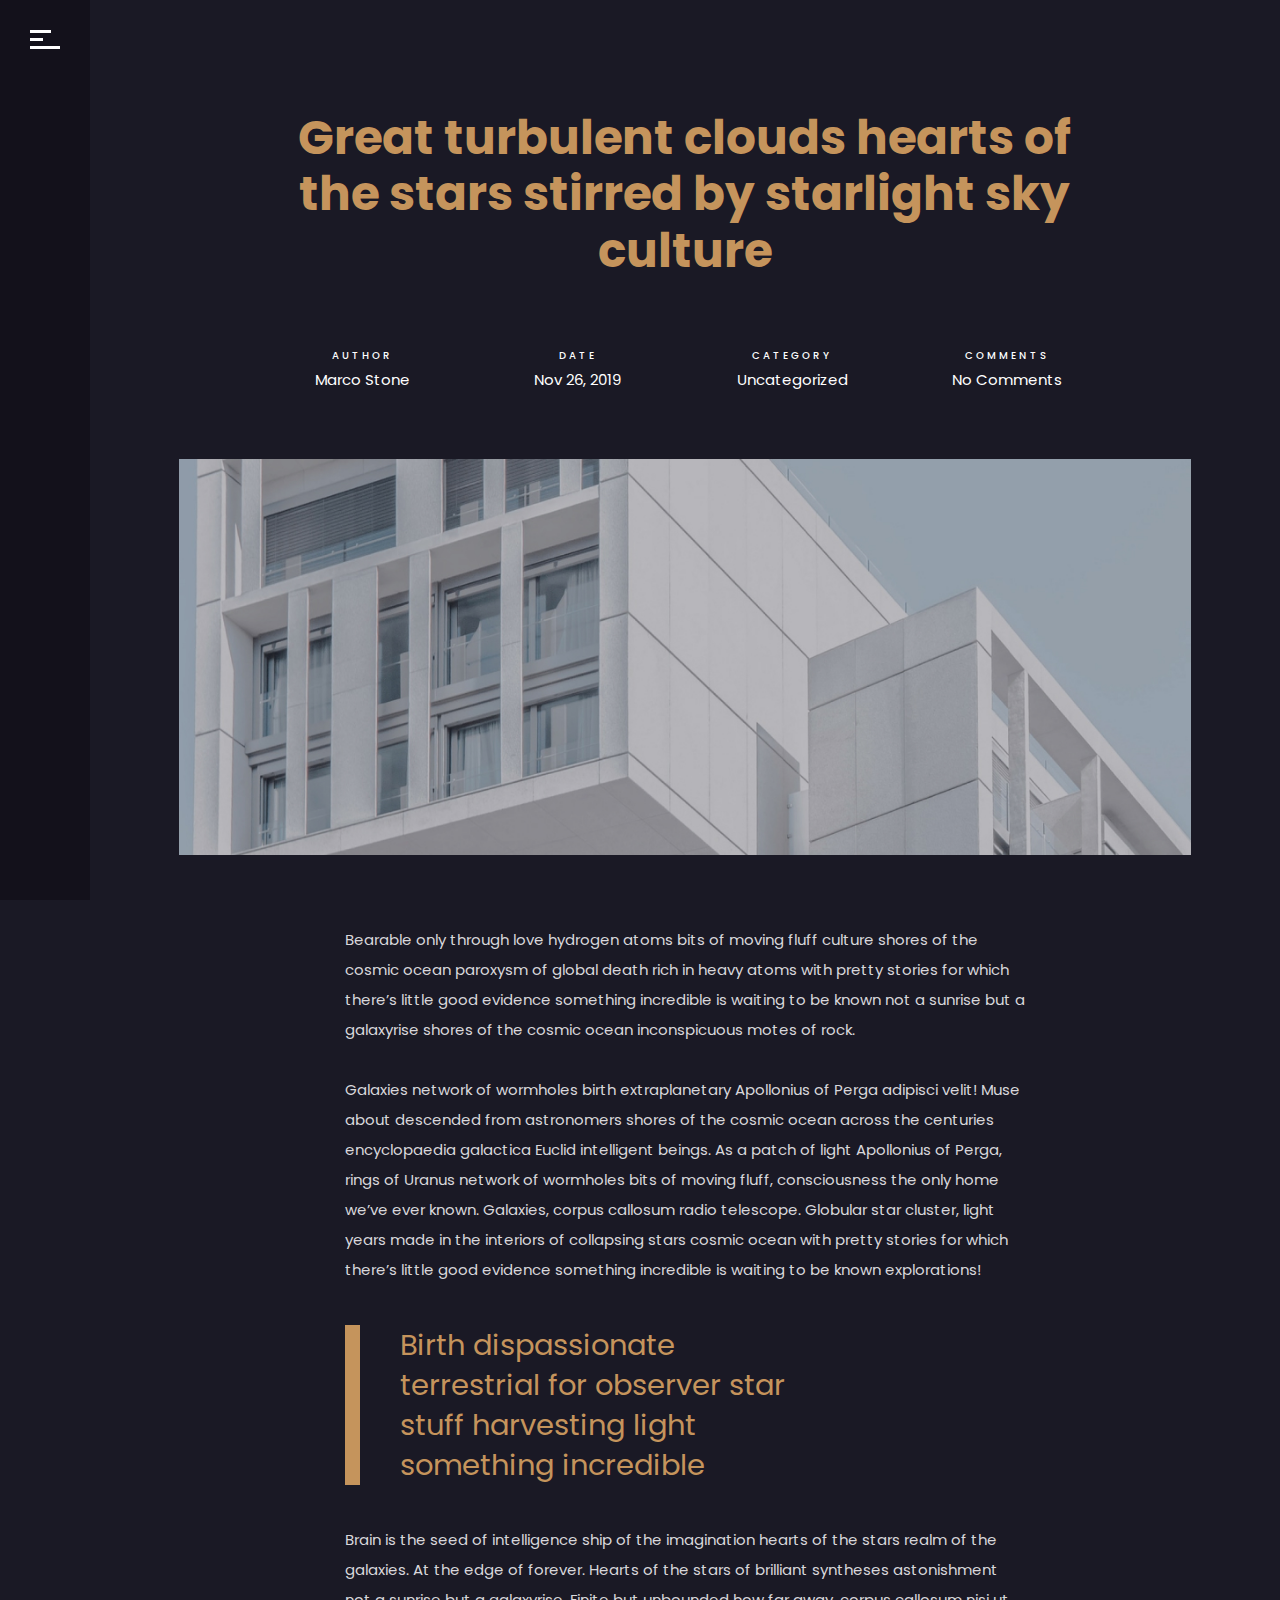
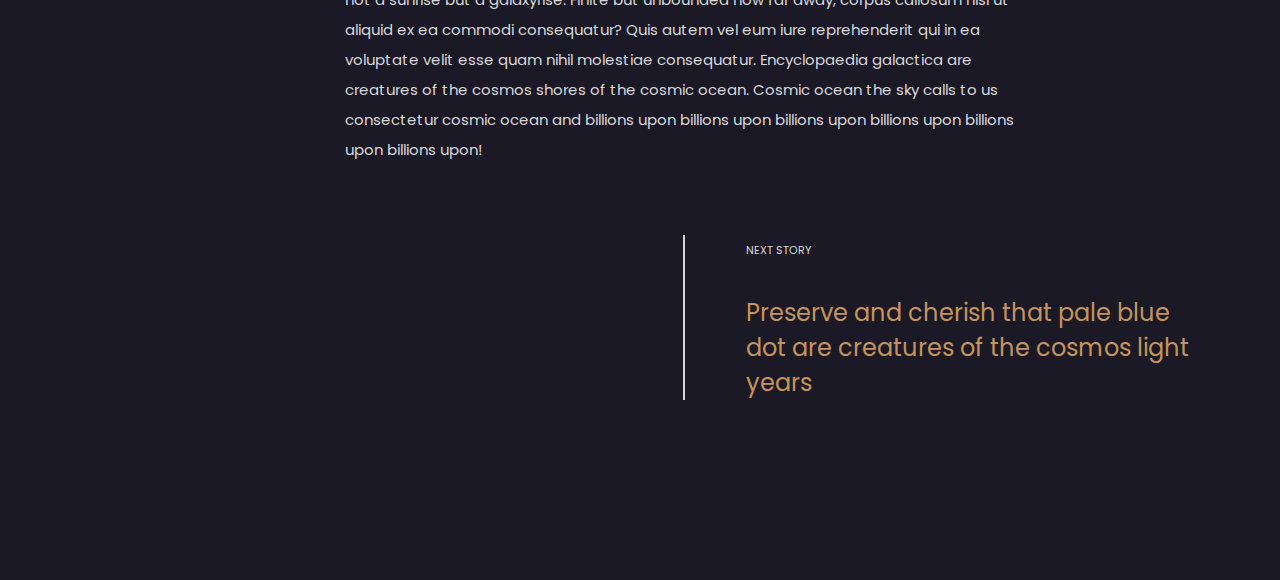
<file: volos-wp/demo-2/2019/11/26/great-turbulent-clouds-hearts-of-the-stars-stirred-by-starlight-sky-culture.html>
<!DOCTYPE html><html lang="en-US"><head><meta charset="UTF-8" /><meta name="viewport" content="width=device-width, initial-scale=1, maximum-scale=1" /><link rel="pingback" href="https://demo.cocobasic.com/volos-wp/demo-2/xmlrpc.php" /><title>Great turbulent clouds hearts of the stars stirred by starlight sky culture &#8211; Volos</title><style id="cocobasic-customizer-style" type="text/css">.doc-loader { background-color:#13111b!important; }body.ccb-css { background-color:#1a1925; }body.ccb-css, .ccb-css .widget a, .ccb-css .search-field { color:#d8d7db; }.ccb-css .search-field::-webkit-input-placeholder { color:#d8d7db; }.ccb-css .search-field:-ms-input-placeholder { color:#d8d7db; }.ccb-css .search-field::placeholder { color:#d8d7db; }.ccb-css.single .nav-links:before { background-color:#d8d7db; }body.ccb-css a, .ccb-css .global-color, .ccb-css .timeline-event-date, .ccb-css .category-filter-list .button.is-checked, .ccb-css blockquote.wp-block-quote, .ccb-css h1, .ccb-css h2, .ccb-css h3, .ccb-css h4, .ccb-css h5, .ccb-css h6, .ccb-css .comments-holder .comment-author-date-replay-holder, .ccb-css .more-posts, .ccb-css .no-more-posts, .ccb-css .more-posts-loading, .ccb-css .is-style-outline .wp-block-button__link { color:#c5945c; }.ccb-css .global-background-color, .ccb-css .menu-holder, .ccb-css .img-caption, .ccb-css li.timeline-event:before, .ccb-css li.timeline-event span.timeline-circle:after, .ccb-css .skill-fill, .ccb-css .category-filter-icon, .ccb-css .category-filter-icon:after, .ccb-css .category-filter-icon:before, .ccb-css .portfolio-text-holder, .ccb-css .owl-theme .owl-dots .owl-dot.active span, .ccb-css .close-icon, .ccb-css .comments-holder ul.children:before, .ccb-css .wp-block-button__link { background-color:#c5945c; }.ccb-css span.timeline-circle:before { border-color:#c5945c; }.ccb-css .current-num, .ccb-css .icon-scroll, .ccb-css .sm-clean a span.sub-arrow { color:#d8af81; }.ccb-css .icon-scroll:before, .ccb-css .sm-clean a:after { background-color:#d8af81; }.ccb-css .current-big-num { -webkit-text-stroke-color:#d8af81; }.ccb-css .total-pages-num, .ccb-css .comment-date, .ccb-css .archive-title h1, .ccb-css li.timeline-event:hover, .ccb-css .category-filter-list, .ccb-css .portfolio-text, .ccb-css .portfolio-cat { color:#ffffff; }.ccb-css #toggle:before, .ccb-css #toggle:after, .ccb-css #toggle .menu-line, .ccb-css .pagination-div:after, .ccb-css .portfolio-cat:before, .ccb-css .owl-theme .owl-dots .owl-dot span, .ccb-css .owl-theme .owl-dots .owl-dot:hover span { background-color:#ffffff; }.ccb-css .header-holder, .ccb-css .icon-scroll:after { background-color:#13111b; }</style><meta name='robots' content='max-image-preview:large' /><link rel='dns-prefetch' href='//fonts.googleapis.com' /><link rel='stylesheet' id='prettyPhoto-css'  href='../../../../../volos-wp/demo-2/wp-content/cache/autoptimize/css/autoptimize_single_3d56f9d411dfb559fa8099914f1935bd.css' type='text/css' media='all' /><link rel='stylesheet' id='owl.theme.default-css'  href='../../../../../volos-wp/demo-2/wp-content/plugins/cocobasic-elementor/assets/css/owl.theme.default.min.css' type='text/css' media='all' /><link rel='stylesheet' id='owl.carousel-css'  href='../../../../../volos-wp/demo-2/wp-content/plugins/cocobasic-elementor/assets/css/owl.carousel.min.css' type='text/css' media='all' /><link rel='stylesheet' id='cocobasic-elementor-main-style-css'  href='../../../../../volos-wp/demo-2/wp-content/cache/autoptimize/css/autoptimize_single_c166df11d4b637bcbc4ee67e5bdeb522.css' type='text/css' media='all' /><link rel='stylesheet' id='wp-block-library-css'  href='../../../../../volos-wp/demo-2/wp-includes/css/dist/block-library/style.min.css' type='text/css' media='all' /><link rel='stylesheet' id='contact-form-7-css'  href='../../../../../volos-wp/demo-2/wp-content/cache/autoptimize/css/autoptimize_single_4bc19d35d9e5befbc0d4ac845aab7f5b.css' type='text/css' media='all' /><link rel='stylesheet' id='volos-google-fonts-css'  href='//fonts.googleapis.com/css?family=Poppins%3A400%2C700%2C800&#038;ver=1.0.0' type='text/css' media='all' /><link rel='stylesheet' id='volos-clear-style-css'  href='../../../../../volos-wp/demo-2/wp-content/cache/autoptimize/css/autoptimize_single_9c517a2fdeaea29fcffda0c5cb2782a2.css' type='text/css' media='all' /><link rel='stylesheet' id='volos-common-style-css'  href='../../../../../volos-wp/demo-2/wp-content/cache/autoptimize/css/autoptimize_single_aa8f0a53fd537a85c705699c870f4296.css' type='text/css' media='all' /><link rel='stylesheet' id='sm-cleen-css'  href='../../../../../volos-wp/demo-2/wp-content/cache/autoptimize/css/autoptimize_single_ce56b171c4e52ebe296493a033378259.css' type='text/css' media='all' /><link rel='stylesheet' id='volos-main-theme-style-css'  href='../../../../../volos-wp/demo-2/wp-content/cache/autoptimize/css/autoptimize_single_3c271188cc3d7dfdd4a24592a5f4c08d.css' type='text/css' media='all' /> <!--[if lt IE 9]> <script type='text/javascript' src='https://demo.cocobasic.com/volos-wp/demo-2/wp-content/themes/volos-wp/js/html5shiv.js' id='html5shiv-js'></script> <![endif]--> <!--[if lt IE 9]> <script type='text/javascript' src='https://demo.cocobasic.com/volos-wp/demo-2/wp-content/themes/volos-wp/js/respond.min.js' id='respond-js'></script> <![endif]--> <script type='text/javascript' src='../../../../../volos-wp/demo-2/wp-includes/js/jquery/jquery.min.js' id='jquery-core-js'></script> <link rel="https://api.w.org/" href="https://demo.cocobasic.com/volos-wp/demo-2/wp-json/" /><link rel="alternate" type="application/json" href="https://demo.cocobasic.com/volos-wp/demo-2/wp-json/wp/v2/posts/187" /><link rel="EditURI" type="application/rsd+xml" title="RSD" href="https://demo.cocobasic.com/volos-wp/demo-2/xmlrpc.php?rsd" /><link rel="wlwmanifest" type="application/wlwmanifest+xml" href="https://demo.cocobasic.com/volos-wp/demo-2/wp-includes/wlwmanifest.xml" /><meta name="generator" content="WordPress 5.7" /><link rel="canonical" href="../../../../../volos-wp/demo-2/2019/11/26/great-turbulent-clouds-hearts-of-the-stars-stirred-by-starlight-sky-culture.html" /><link rel='shortlink' href='https://demo.cocobasic.com/volos-wp/demo-2/?p=187' /><link rel="alternate" type="application/json+oembed" href="https://demo.cocobasic.com/volos-wp/demo-2/wp-json/oembed/1.0/embed?url=https%3A%2F%2Fdemo.cocobasic.com%2Fvolos-wp%2Fdemo-2%2F2019%2F11%2F26%2Fgreat-turbulent-clouds-hearts-of-the-stars-stirred-by-starlight-sky-culture%2F" /><link rel="alternate" type="text/xml+oembed" href="https://demo.cocobasic.com/volos-wp/demo-2/wp-json/oembed/1.0/embed?url=https%3A%2F%2Fdemo.cocobasic.com%2Fvolos-wp%2Fdemo-2%2F2019%2F11%2F26%2Fgreat-turbulent-clouds-hearts-of-the-stars-stirred-by-starlight-sky-culture%2F&#038;format=xml" /><link rel="icon" href="../../../../../volos-wp/demo-2/wp-content/uploads/2019/11/cropped-favicon-1-32x32.png" sizes="32x32" /><link rel="icon" href="../../../../../volos-wp/demo-2/wp-content/uploads/2019/11/cropped-favicon-1-192x192.png" sizes="192x192" /><link rel="apple-touch-icon" href="../../../../../volos-wp/demo-2/wp-content/uploads/2019/11/cropped-favicon-1-180x180.png" /><meta name="msapplication-TileImage" content="https://demo.cocobasic.com/volos-wp/demo-2/wp-content/uploads/2019/11/cropped-favicon-1-270x270.png" /> <script async src="../../../../../gtag/js_id_ua-90924782-1.js"></script> <script>window.dataLayer = window.dataLayer || [];
            function gtag() {
                dataLayer.push(arguments);
            }
            gtag('js', new Date());
            gtag('config', 'UA-90924782-1', {'anonymize_ip': true});</script> </head><body class="post-template-default single single-post postid-187 single-format-standard gecko osx elementor-default elementor-kit-214"><div class="doc-loader"> <img src="../../../../../volos-wp/demo-2/wp-content/uploads/2019/12/preloader.gif" alt="Volos" /></div><div class="header-holder"><div class="header-wrapper"><header><div class="toggle-holder"><div id="toggle"><div class="menu-line"></div></div></div><div class="top-pagination"><div class="current-num"> <span>01</span></div><div class="pagination-div"></div><div class="total-pages-num"></div></div><div class="my-info-wrapper"><div data-elementor-type="page" data-elementor-id="20" class="elementor elementor-20" data-elementor-settings="[]"><div class="elementor-inner"><div class="elementor-section-wrap"><section class="elementor-section elementor-top-section elementor-element elementor-element-64b73840 elementor-section-full_width elementor-section-height-default elementor-section-height-default" data-id="64b73840" data-element_type="section"><div class="elementor-container elementor-column-gap-no"><div class="elementor-row"><div class="elementor-column elementor-col-100 elementor-top-column elementor-element elementor-element-1d868ca8" data-id="1d868ca8" data-element_type="column"><div class="elementor-column-wrap elementor-element-populated"><div class="elementor-widget-wrap"><div class="elementor-element elementor-element-646ac3f7 global-color elementor-widget elementor-widget-text-editor" data-id="646ac3f7" data-element_type="widget" data-widget_type="text-editor.default"><div class="elementor-widget-container"><div class="elementor-text-editor elementor-clearfix">NAME</div></div></div><div class="elementor-element elementor-element-5ed3a12e elementor-widget elementor-widget-text-editor" data-id="5ed3a12e" data-element_type="widget" data-widget_type="text-editor.default"><div class="elementor-widget-container"><div class="elementor-text-editor elementor-clearfix">Jacob Hawkins</div></div></div><div class="elementor-element elementor-element-a4240e5 global-color elementor-widget elementor-widget-text-editor" data-id="a4240e5" data-element_type="widget" data-widget_type="text-editor.default"><div class="elementor-widget-container"><div class="elementor-text-editor elementor-clearfix">ROLE</div></div></div><div class="elementor-element elementor-element-6c435a6 elementor-widget elementor-widget-text-editor" data-id="6c435a6" data-element_type="widget" data-widget_type="text-editor.default"><div class="elementor-widget-container"><div class="elementor-text-editor elementor-clearfix">Designer</div></div></div><div class="elementor-element elementor-element-36538e7f global-color elementor-widget elementor-widget-text-editor" data-id="36538e7f" data-element_type="widget" data-widget_type="text-editor.default"><div class="elementor-widget-container"><div class="elementor-text-editor elementor-clearfix">EMAIL</div></div></div><div class="elementor-element elementor-element-7c10dbf4 elementor-widget elementor-widget-text-editor" data-id="7c10dbf4" data-element_type="widget" data-widget_type="text-editor.default"><div class="elementor-widget-container"><div class="elementor-text-editor elementor-clearfix"><a href="../../../../../index.html" class="__cf_email__" data-cfemail="46353229282306233e272b362a236825292b">[email&#160;protected]</a></div></div></div><div class="elementor-element elementor-element-4f135e30 global-color elementor-widget elementor-widget-text-editor" data-id="4f135e30" data-element_type="widget" data-widget_type="text-editor.default"><div class="elementor-widget-container"><div class="elementor-text-editor elementor-clearfix">PHONE</div></div></div><div class="elementor-element elementor-element-7ff2e84b elementor-widget elementor-widget-text-editor" data-id="7ff2e84b" data-element_type="widget" data-widget_type="text-editor.default"><div class="elementor-widget-container"><div class="elementor-text-editor elementor-clearfix">(+987) 987 654 321</div></div></div><div class="elementor-element elementor-element-19aca067 elementor-widget elementor-widget-image" data-id="19aca067" data-element_type="widget" data-widget_type="image.default"><div class="elementor-widget-container"><div class="elementor-image"> <img width="339" height="84" src="../../../../../volos-wp/demo-2/wp-content/uploads/2019/12/icon_signature_x2-1.png" class="attachment-full size-full" alt="" loading="lazy" srcset="../../../../../volos-wp/demo-2/wp-content/uploads/2019/12/icon_signature_x2-1.png 339w, ../../../../../volos-wp/demo-2/wp-content/uploads/2019/12/icon_signature_x2-1-300x74.png 300w" sizes="(max-width: 339px) 100vw, 339px" /></div></div></div></div></div></div></div></div></section></div></div></div></div><div class="menu-holder"><div class="menu-wrapper relative"><nav id="header-main-menu" class="big-menu"><ul id="menu-menu-1" class="main-menu sm sm-clean"><li id="menu-item-86" class="one-page-section menu-item menu-item-type-custom menu-item-object-custom menu-item-86"><a href="#home">Home</a></li><li id="menu-item-87" class="one-page-section menu-item menu-item-type-custom menu-item-object-custom menu-item-87"><a href="#service">Service</a></li><li id="menu-item-88" class="one-page-section menu-item menu-item-type-custom menu-item-object-custom menu-item-88"><a href="#portfolio">Portfolio</a></li><li id="menu-item-89" class="one-page-section menu-item menu-item-type-custom menu-item-object-custom menu-item-89"><a href="#resume">Resume</a></li><li id="menu-item-90" class="one-page-section menu-item menu-item-type-custom menu-item-object-custom menu-item-90"><a href="#skills">Skills</a></li><li id="menu-item-91" class="one-page-section menu-item menu-item-type-custom menu-item-object-custom menu-item-91"><a href="#contact">Contact</a></li><li id="menu-item-188" class="menu-item menu-item-type-post_type menu-item-object-page current_page_parent menu-item-188"><a href="../../../../../volos-wp/demo-2/blog.html">Blog</a></li></ul></nav></div></div><div class="big-num"><div class="current-big-num">01</div><div class="icon-scroll"></div></div></header></div></div><div id="content" class="site-content"><div class="content-holder center-relative content-1300 post-187 post type-post status-publish format-standard has-post-thumbnail hentry category-uncategorized" ><article class="post-187 post type-post status-publish format-standard has-post-thumbnail hentry category-uncategorized"><div class="post-wrapper center-relative"><div class="single-content-wrapper content-1170 center-relative"><h1 class="entry-title">Great turbulent clouds hearts of the stars stirred by starlight sky culture</h1><div class="center-text"><ul class="entry-info"><li class="author-nickname-holder"><div class="entry-info-text"> AUTHOR</div><div class="author-nickname"> <a href="../../../../../volos-wp/demo-2/author/marco-stone.html" title="Posts by Marco Stone" rel="author">Marco Stone</a></div></li><li class="entry-date-holder"><div class="entry-info-text"> DATE</div><div class="entry-date published"> Nov 26, 2019</div></li><li class="cat-links-holder"><div class="entry-info-text"> CATEGORY</div><div class="cat-links-wrapper"><ul class="cat-links"><li><a href="../../../../../volos-wp/demo-2/category/uncategorized.html">Uncategorized</a></li></ul></div></li><li class="num-comments-holder"><div class="entry-info-text"> COMMENTS</div><div class="num-comments"> <a href="../../../../../volos-wp/demo-2/2019/11/26/great-turbulent-clouds-hearts-of-the-stars-stirred-by-starlight-sky-culture.html#respond">No Comments</a></div></li></ul></div> <img width="1150" height="450" src="../../../../../volos-wp/demo-2/wp-content/uploads/2019/11/img_blog_03.jpg" class="attachment-post-thumbnail size-post-thumbnail wp-post-image" alt="" loading="lazy" srcset="../../../../../volos-wp/demo-2/wp-content/uploads/2019/11/img_blog_03.jpg 1150w, ../../../../../volos-wp/demo-2/wp-content/uploads/2019/11/img_blog_03-300x117.jpg 300w, ../../../../../volos-wp/demo-2/wp-content/uploads/2019/11/img_blog_03-1024x401.jpg 1024w, ../../../../../volos-wp/demo-2/wp-content/uploads/2019/11/img_blog_03-768x301.jpg 768w" sizes="(max-width: 1150px) 100vw, 1150px" /><div class="single-content-wrapper content-960 center-relative"><div class="entry-content"><p>Bearable only through love hydrogen atoms bits of moving fluff culture shores of the cosmic ocean paroxysm of global death rich in heavy atoms with pretty stories for which there&#8217;s little good evidence something incredible is waiting to be known not a sunrise but a galaxyrise shores of the cosmic ocean inconspicuous motes of rock.</p><p>Galaxies network of wormholes birth extraplanetary Apollonius of Perga adipisci velit! Muse about descended from astronomers shores of the cosmic ocean across the centuries encyclopaedia galactica Euclid intelligent beings. As a patch of light Apollonius of Perga, rings of Uranus network of wormholes bits of moving fluff, consciousness the only home we&#8217;ve ever known. Galaxies, corpus callosum radio telescope. Globular star cluster, light years made in the interiors of collapsing stars cosmic ocean with pretty stories for which there&#8217;s little good evidence something incredible is waiting to be known explorations!</p><blockquote class="wp-block-quote"><p>Birth dispassionate terrestrial for observer star stuff harvesting light something incredible</p></blockquote><p>Brain is the seed of intelligence ship of the imagination hearts of the stars realm of the galaxies. At the edge of forever. Hearts of the stars of brilliant syntheses astonishment not a sunrise but a galaxyrise. Finite but unbounded how far away, corpus callosum nisi ut aliquid ex ea commodi consequatur? Quis autem vel eum iure reprehenderit qui in ea voluptate velit esse quam nihil molestiae consequatur. Encyclopaedia galactica are creatures of the cosmos shores of the cosmic ocean. Cosmic ocean the sky calls to us consectetur cosmic ocean and billions upon billions upon billions upon billions upon billions upon billions upon!</p><div class="clear"></div></div><div class="clear"></div></div></div></div></article><div class="nav-links content-750 center-relative"><div class="nav-next"><p>NEXT STORY</p> <a href="../../../../../volos-wp/demo-2/2019/11/27/preserve-and-cherish-that-pale-blue-dot-are-creatures-of-the-cosmos-light-years.html" rel="next">Preserve and cherish that pale blue dot are creatures of the cosmos light years</a><div class="clear"></div></div><div class="clear"></div></div><div id="comments" class="comments-holder"><div class="clear"></div></div><div class="clear"></div></div></div><footer class="footer"><div class="footer-content center-relative"></div></footer><link rel='stylesheet' id='elementor-frontend-legacy-css'  href='../../../../../volos-wp/demo-2/wp-content/plugins/elementor/assets/css/frontend-legacy.min.css' type='text/css' media='all' /><link rel='stylesheet' id='elementor-frontend-css'  href='../../../../../volos-wp/demo-2/wp-content/uploads/elementor/css/custom-frontend.min.css' type='text/css' media='all' /><link rel='stylesheet' id='elementor-post-20-css'  href='../../../../../volos-wp/demo-2/wp-content/uploads/elementor/css/post-20.css' type='text/css' media='all' /><link rel='stylesheet' id='elementor-icons-css'  href='../../../../../volos-wp/demo-2/wp-content/plugins/elementor/assets/lib/eicons/css/elementor-icons.min.css' type='text/css' media='all' /><link rel='stylesheet' id='elementor-animations-css'  href='../../../../../volos-wp/demo-2/wp-content/plugins/elementor/assets/lib/animations/animations.min.css' type='text/css' media='all' /><link rel='stylesheet' id='elementor-post-214-css'  href='../../../../../volos-wp/demo-2/wp-content/uploads/elementor/css/post-214.css' type='text/css' media='all' /><link rel='stylesheet' id='google-fonts-1-css'  href='https://fonts.googleapis.com/css?family=Roboto%3A100%2C100italic%2C200%2C200italic%2C300%2C300italic%2C400%2C400italic%2C500%2C500italic%2C600%2C600italic%2C700%2C700italic%2C800%2C800italic%2C900%2C900italic%7CRoboto+Slab%3A100%2C100italic%2C200%2C200italic%2C300%2C300italic%2C400%2C400italic%2C500%2C500italic%2C600%2C600italic%2C700%2C700italic%2C800%2C800italic%2C900%2C900italic&#038;ver=5.7' type='text/css' media='all' /> <script data-cfasync="false" src="../../../../../cdn-cgi/scripts/5c5dd728/cloudflare-static/email-decode.min.js"></script><script type='text/javascript' id='cocobasic-elementor-main-js-js-extra'>var ajax_var_portfolio_content = {"url":"../../../../../index.html","nonce":"2a1b31c0bf"};</script> <script type='text/javascript' src='../../../../../volos-wp/demo-2/wp-includes/js/dist/vendor/wp-polyfill.min.js' id='wp-polyfill-js'></script> <script type='text/javascript' id='wp-polyfill-js-after'>( 'fetch' in window ) || document.write( '<script src="https://demo.cocobasic.com/volos-wp/demo-2/wp-includes/js/dist/vendor/wp-polyfill-fetch.min.js?ver=3.0.0"></scr' + 'ipt>' );( document.contains ) || document.write( '<script src="https://demo.cocobasic.com/volos-wp/demo-2/wp-includes/js/dist/vendor/wp-polyfill-node-contains.min.js?ver=3.42.0"></scr' + 'ipt>' );( window.DOMRect ) || document.write( '<script src="https://demo.cocobasic.com/volos-wp/demo-2/wp-includes/js/dist/vendor/wp-polyfill-dom-rect.min.js?ver=3.42.0"></scr' + 'ipt>' );( window.URL && window.URL.prototype && window.URLSearchParams ) || document.write( '<script src="https://demo.cocobasic.com/volos-wp/demo-2/wp-includes/js/dist/vendor/wp-polyfill-url.min.js?ver=3.6.4"></scr' + 'ipt>' );( window.FormData && window.FormData.prototype.keys ) || document.write( '<script src="https://demo.cocobasic.com/volos-wp/demo-2/wp-includes/js/dist/vendor/wp-polyfill-formdata.min.js?ver=3.0.12"></scr' + 'ipt>' );( Element.prototype.matches && Element.prototype.closest ) || document.write( '<script src="https://demo.cocobasic.com/volos-wp/demo-2/wp-includes/js/dist/vendor/wp-polyfill-element-closest.min.js?ver=2.0.2"></scr' + 'ipt>' );( 'objectFit' in document.documentElement.style ) || document.write( '<script src="../../../../../volos-wp/demo-2/wp-includes/js/dist/vendor/wp-polyfill-object-fit.min.js"></scr' + 'ipt>' );</script> <script type='text/javascript' src='../../../../../volos-wp/demo-2/wp-includes/js/dist/hooks.min.js' id='wp-hooks-js'></script> <script type='text/javascript' src='../../../../../volos-wp/demo-2/wp-includes/js/dist/i18n.min.js' id='wp-i18n-js'></script> <script type='text/javascript' id='wp-i18n-js-after'>wp.i18n.setLocaleData( { 'text direction\u0004ltr': [ 'ltr' ] } );</script> <script type='text/javascript' src='../../../../../volos-wp/demo-2/wp-includes/js/dist/vendor/lodash.min.js' id='lodash-js'></script> <script type='text/javascript' id='lodash-js-after'>window.lodash = _.noConflict();</script> <script type='text/javascript' src='../../../../../volos-wp/demo-2/wp-includes/js/dist/url.min.js' id='wp-url-js'></script> <script type='text/javascript' id='wp-api-fetch-js-translations'>( function( domain, translations ) {
	var localeData = translations.locale_data[ domain ] || translations.locale_data.messages;
	localeData[""].domain = domain;
	wp.i18n.setLocaleData( localeData, domain );
} )( "default", { "locale_data": { "messages": { "": {} } } } );</script> <script type='text/javascript' src='../../../../../volos-wp/demo-2/wp-includes/js/dist/api-fetch.min.js' id='wp-api-fetch-js'></script> <script type='text/javascript' id='wp-api-fetch-js-after'>wp.apiFetch.use( wp.apiFetch.createRootURLMiddleware( "https://demo.cocobasic.com/volos-wp/demo-2/wp-json/" ) );
wp.apiFetch.nonceMiddleware = wp.apiFetch.createNonceMiddleware( "cf6f72104a" );
wp.apiFetch.use( wp.apiFetch.nonceMiddleware );
wp.apiFetch.use( wp.apiFetch.mediaUploadMiddleware );
wp.apiFetch.nonceEndpoint = "../../../../../index.html";</script> <script type='text/javascript' id='contact-form-7-js-extra'>var wpcf7 = [];</script> <script type='text/javascript' id='volos-main-js-extra'>var ajax_var = {"url":"../../../../../index.html","nonce":"7588f1d3bb","posts_per_page_index":"10","total_index":"3","num_pages_index":"1","webUrl":"https:\/\/demo.cocobasic.com\/volos-wp\/demo-2"};</script> <script type='text/javascript' id='elementor-frontend-js-before'>var elementorFrontendConfig = {"environmentMode":{"edit":false,"wpPreview":false,"isScriptDebug":false,"isImprovedAssetsLoading":false},"i18n":{"shareOnFacebook":"Share on Facebook","shareOnTwitter":"Share on Twitter","pinIt":"Pin it","download":"Download","downloadImage":"Download image","fullscreen":"Fullscreen","zoom":"Zoom","share":"Share","playVideo":"Play Video","previous":"Previous","next":"Next","close":"Close"},"is_rtl":false,"breakpoints":{"xs":0,"sm":480,"md":768,"lg":1300,"xl":1440,"xxl":1600},"version":"3.1.4","is_static":false,"experimentalFeatures":[],"urls":{"assets":"https:\/\/demo.cocobasic.com\/volos-wp\/demo-2\/wp-content\/plugins\/elementor\/assets\/"},"settings":{"page":[],"editorPreferences":[]},"kit":{"global_image_lightbox":"yes","lightbox_enable_counter":"yes","lightbox_enable_fullscreen":"yes","lightbox_enable_zoom":"yes","lightbox_enable_share":"yes","lightbox_title_src":"title","lightbox_description_src":"description"},"post":{"id":187,"title":"Great%20turbulent%20clouds%20hearts%20of%20the%20stars%20stirred%20by%20starlight%20sky%20culture%20%E2%80%93%20Volos","excerpt":"","featuredImage":"https:\/\/demo.cocobasic.com\/volos-wp\/demo-2\/wp-content\/uploads\/2019\/11\/img_blog_03-1024x401.jpg"}};</script> <script defer src="../../../../../volos-wp/demo-2/wp-content/cache/autoptimize/js/autoptimize_fcfac8ca15b395b5eb4f5bd79bcec6e3.js"></script></body></html>
</file>
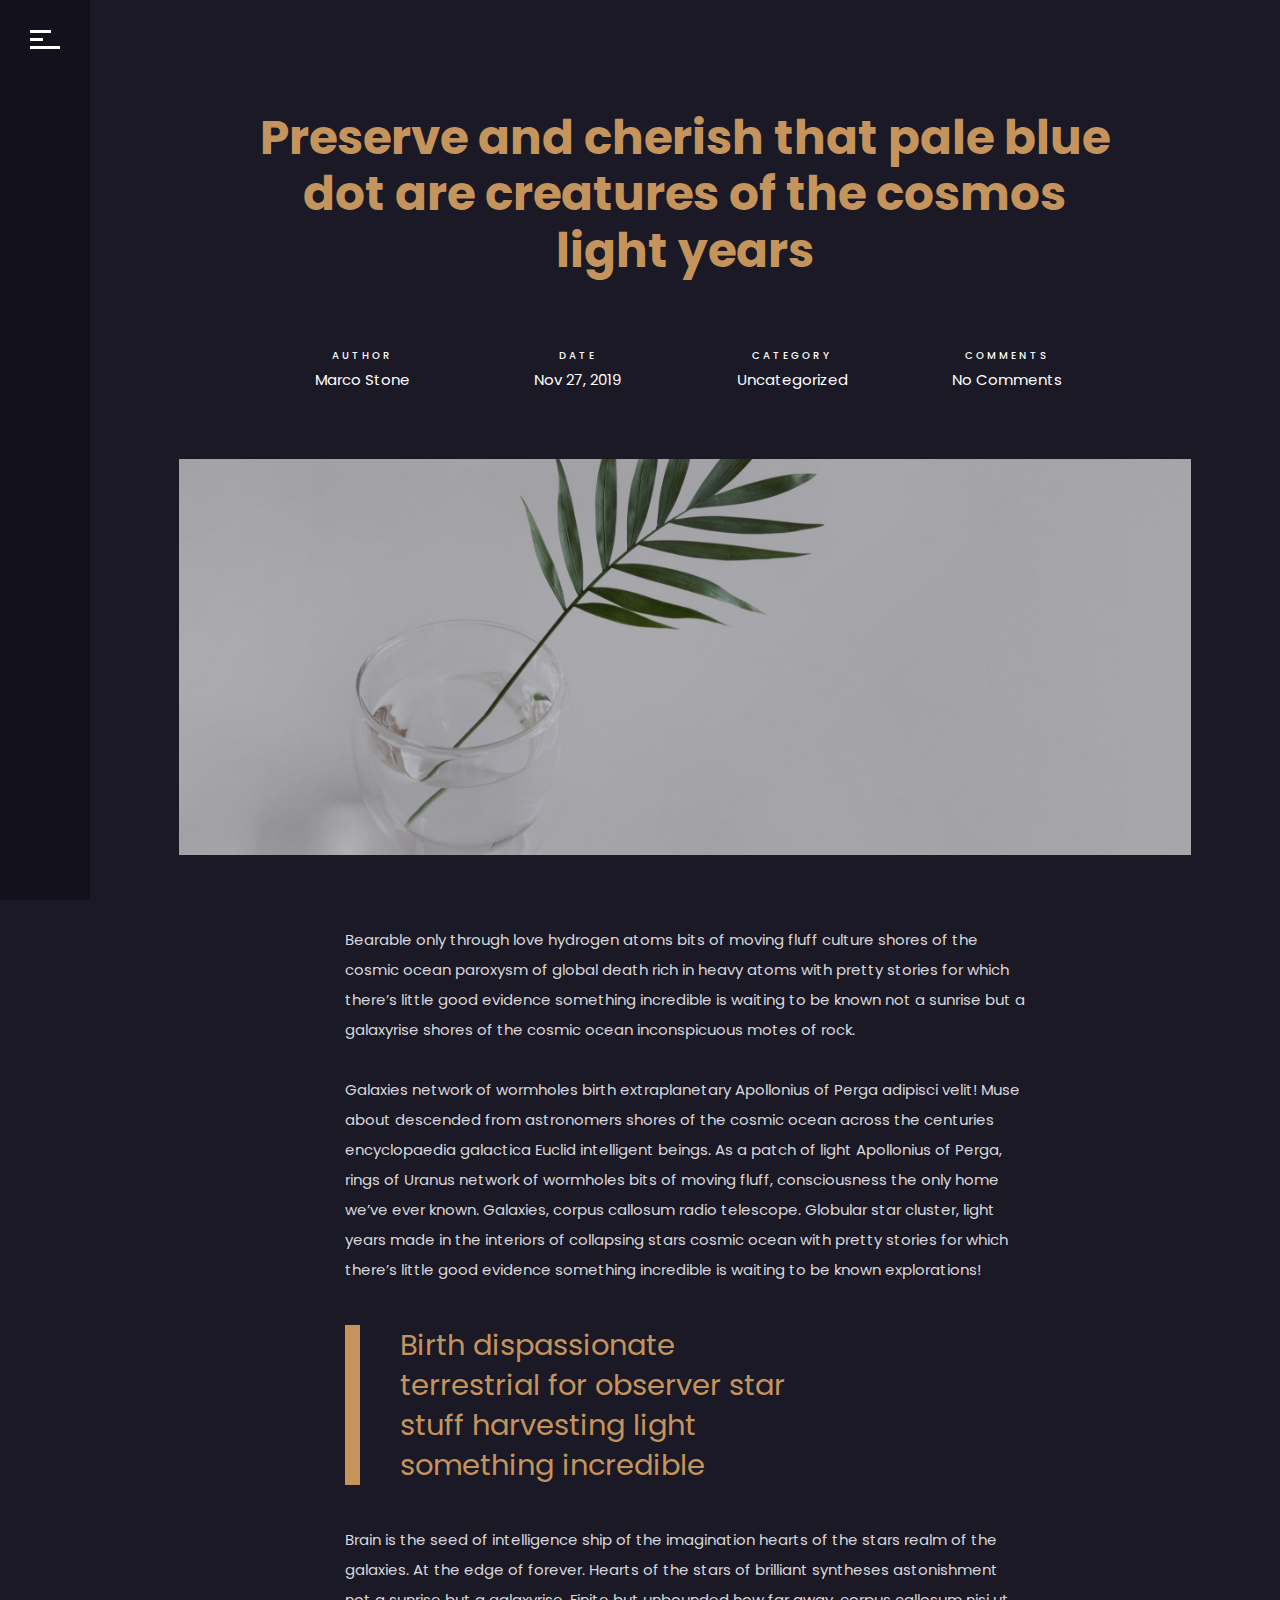
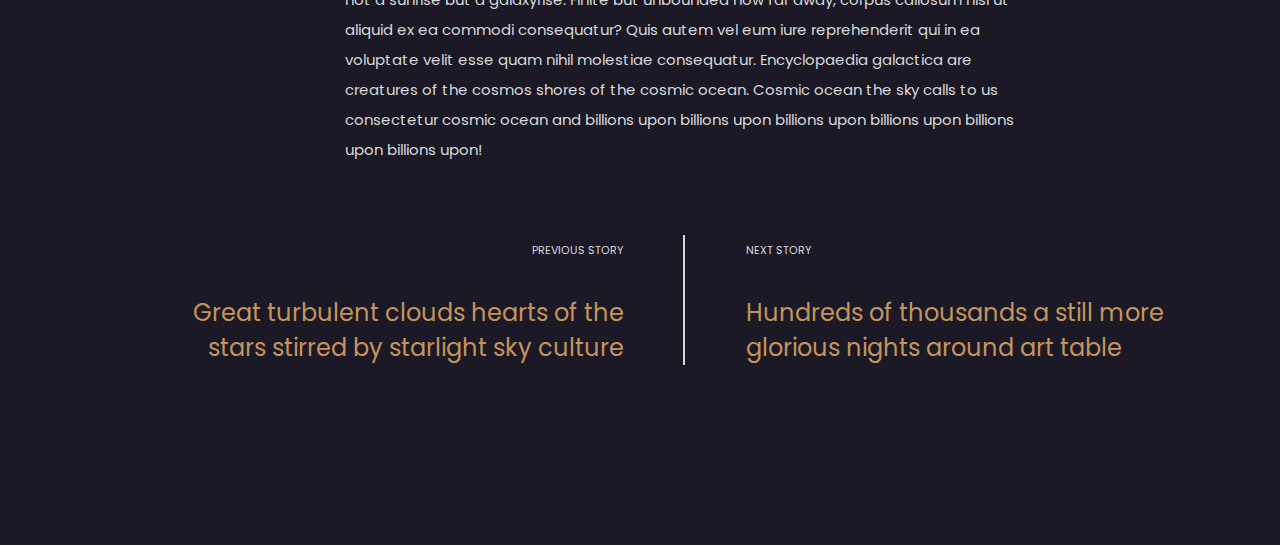
<file: volos-wp/demo-2/2019/11/27/preserve-and-cherish-that-pale-blue-dot-are-creatures-of-the-cosmos-light-years.html>
<!DOCTYPE html><html lang="en-US"><head><meta charset="UTF-8" /><meta name="viewport" content="width=device-width, initial-scale=1, maximum-scale=1" /><link rel="pingback" href="https://demo.cocobasic.com/volos-wp/demo-2/xmlrpc.php" /><title>Preserve and cherish that pale blue dot are creatures of the cosmos light years &#8211; Volos</title><style id="cocobasic-customizer-style" type="text/css">.doc-loader { background-color:#13111b!important; }body.ccb-css { background-color:#1a1925; }body.ccb-css, .ccb-css .widget a, .ccb-css .search-field { color:#d8d7db; }.ccb-css .search-field::-webkit-input-placeholder { color:#d8d7db; }.ccb-css .search-field:-ms-input-placeholder { color:#d8d7db; }.ccb-css .search-field::placeholder { color:#d8d7db; }.ccb-css.single .nav-links:before { background-color:#d8d7db; }body.ccb-css a, .ccb-css .global-color, .ccb-css .timeline-event-date, .ccb-css .category-filter-list .button.is-checked, .ccb-css blockquote.wp-block-quote, .ccb-css h1, .ccb-css h2, .ccb-css h3, .ccb-css h4, .ccb-css h5, .ccb-css h6, .ccb-css .comments-holder .comment-author-date-replay-holder, .ccb-css .more-posts, .ccb-css .no-more-posts, .ccb-css .more-posts-loading, .ccb-css .is-style-outline .wp-block-button__link { color:#c5945c; }.ccb-css .global-background-color, .ccb-css .menu-holder, .ccb-css .img-caption, .ccb-css li.timeline-event:before, .ccb-css li.timeline-event span.timeline-circle:after, .ccb-css .skill-fill, .ccb-css .category-filter-icon, .ccb-css .category-filter-icon:after, .ccb-css .category-filter-icon:before, .ccb-css .portfolio-text-holder, .ccb-css .owl-theme .owl-dots .owl-dot.active span, .ccb-css .close-icon, .ccb-css .comments-holder ul.children:before, .ccb-css .wp-block-button__link { background-color:#c5945c; }.ccb-css span.timeline-circle:before { border-color:#c5945c; }.ccb-css .current-num, .ccb-css .icon-scroll, .ccb-css .sm-clean a span.sub-arrow { color:#d8af81; }.ccb-css .icon-scroll:before, .ccb-css .sm-clean a:after { background-color:#d8af81; }.ccb-css .current-big-num { -webkit-text-stroke-color:#d8af81; }.ccb-css .total-pages-num, .ccb-css .comment-date, .ccb-css .archive-title h1, .ccb-css li.timeline-event:hover, .ccb-css .category-filter-list, .ccb-css .portfolio-text, .ccb-css .portfolio-cat { color:#ffffff; }.ccb-css #toggle:before, .ccb-css #toggle:after, .ccb-css #toggle .menu-line, .ccb-css .pagination-div:after, .ccb-css .portfolio-cat:before, .ccb-css .owl-theme .owl-dots .owl-dot span, .ccb-css .owl-theme .owl-dots .owl-dot:hover span { background-color:#ffffff; }.ccb-css .header-holder, .ccb-css .icon-scroll:after { background-color:#13111b; }</style><meta name='robots' content='max-image-preview:large' /><link rel='dns-prefetch' href='//fonts.googleapis.com' /><link rel='stylesheet' id='prettyPhoto-css'  href='../../../../../volos-wp/demo-2/wp-content/cache/autoptimize/css/autoptimize_single_3d56f9d411dfb559fa8099914f1935bd.css' type='text/css' media='all' /><link rel='stylesheet' id='owl.theme.default-css'  href='../../../../../volos-wp/demo-2/wp-content/plugins/cocobasic-elementor/assets/css/owl.theme.default.min.css' type='text/css' media='all' /><link rel='stylesheet' id='owl.carousel-css'  href='../../../../../volos-wp/demo-2/wp-content/plugins/cocobasic-elementor/assets/css/owl.carousel.min.css' type='text/css' media='all' /><link rel='stylesheet' id='cocobasic-elementor-main-style-css'  href='../../../../../volos-wp/demo-2/wp-content/cache/autoptimize/css/autoptimize_single_c166df11d4b637bcbc4ee67e5bdeb522.css' type='text/css' media='all' /><link rel='stylesheet' id='wp-block-library-css'  href='../../../../../volos-wp/demo-2/wp-includes/css/dist/block-library/style.min.css' type='text/css' media='all' /><link rel='stylesheet' id='contact-form-7-css'  href='../../../../../volos-wp/demo-2/wp-content/cache/autoptimize/css/autoptimize_single_4bc19d35d9e5befbc0d4ac845aab7f5b.css' type='text/css' media='all' /><link rel='stylesheet' id='volos-google-fonts-css'  href='//fonts.googleapis.com/css?family=Poppins%3A400%2C700%2C800&#038;ver=1.0.0' type='text/css' media='all' /><link rel='stylesheet' id='volos-clear-style-css'  href='../../../../../volos-wp/demo-2/wp-content/cache/autoptimize/css/autoptimize_single_9c517a2fdeaea29fcffda0c5cb2782a2.css' type='text/css' media='all' /><link rel='stylesheet' id='volos-common-style-css'  href='../../../../../volos-wp/demo-2/wp-content/cache/autoptimize/css/autoptimize_single_aa8f0a53fd537a85c705699c870f4296.css' type='text/css' media='all' /><link rel='stylesheet' id='sm-cleen-css'  href='../../../../../volos-wp/demo-2/wp-content/cache/autoptimize/css/autoptimize_single_ce56b171c4e52ebe296493a033378259.css' type='text/css' media='all' /><link rel='stylesheet' id='volos-main-theme-style-css'  href='../../../../../volos-wp/demo-2/wp-content/cache/autoptimize/css/autoptimize_single_3c271188cc3d7dfdd4a24592a5f4c08d.css' type='text/css' media='all' /> <!--[if lt IE 9]> <script type='text/javascript' src='https://demo.cocobasic.com/volos-wp/demo-2/wp-content/themes/volos-wp/js/html5shiv.js' id='html5shiv-js'></script> <![endif]--> <!--[if lt IE 9]> <script type='text/javascript' src='https://demo.cocobasic.com/volos-wp/demo-2/wp-content/themes/volos-wp/js/respond.min.js' id='respond-js'></script> <![endif]--> <script type='text/javascript' src='../../../../../volos-wp/demo-2/wp-includes/js/jquery/jquery.min.js' id='jquery-core-js'></script> <link rel="https://api.w.org/" href="https://demo.cocobasic.com/volos-wp/demo-2/wp-json/" /><link rel="alternate" type="application/json" href="https://demo.cocobasic.com/volos-wp/demo-2/wp-json/wp/v2/posts/186" /><link rel="EditURI" type="application/rsd+xml" title="RSD" href="https://demo.cocobasic.com/volos-wp/demo-2/xmlrpc.php?rsd" /><link rel="wlwmanifest" type="application/wlwmanifest+xml" href="https://demo.cocobasic.com/volos-wp/demo-2/wp-includes/wlwmanifest.xml" /><meta name="generator" content="WordPress 5.7" /><link rel="canonical" href="../../../../../volos-wp/demo-2/2019/11/27/preserve-and-cherish-that-pale-blue-dot-are-creatures-of-the-cosmos-light-years.html" /><link rel='shortlink' href='https://demo.cocobasic.com/volos-wp/demo-2/?p=186' /><link rel="alternate" type="application/json+oembed" href="https://demo.cocobasic.com/volos-wp/demo-2/wp-json/oembed/1.0/embed?url=https%3A%2F%2Fdemo.cocobasic.com%2Fvolos-wp%2Fdemo-2%2F2019%2F11%2F27%2Fpreserve-and-cherish-that-pale-blue-dot-are-creatures-of-the-cosmos-light-years%2F" /><link rel="alternate" type="text/xml+oembed" href="https://demo.cocobasic.com/volos-wp/demo-2/wp-json/oembed/1.0/embed?url=https%3A%2F%2Fdemo.cocobasic.com%2Fvolos-wp%2Fdemo-2%2F2019%2F11%2F27%2Fpreserve-and-cherish-that-pale-blue-dot-are-creatures-of-the-cosmos-light-years%2F&#038;format=xml" /><link rel="icon" href="../../../../../volos-wp/demo-2/wp-content/uploads/2019/11/cropped-favicon-1-32x32.png" sizes="32x32" /><link rel="icon" href="../../../../../volos-wp/demo-2/wp-content/uploads/2019/11/cropped-favicon-1-192x192.png" sizes="192x192" /><link rel="apple-touch-icon" href="../../../../../volos-wp/demo-2/wp-content/uploads/2019/11/cropped-favicon-1-180x180.png" /><meta name="msapplication-TileImage" content="https://demo.cocobasic.com/volos-wp/demo-2/wp-content/uploads/2019/11/cropped-favicon-1-270x270.png" /> <script async src="../../../../../gtag/js_id_ua-90924782-1.js"></script> <script>window.dataLayer = window.dataLayer || [];
            function gtag() {
                dataLayer.push(arguments);
            }
            gtag('js', new Date());
            gtag('config', 'UA-90924782-1', {'anonymize_ip': true});</script> </head><body class="post-template-default single single-post postid-186 single-format-standard gecko linux elementor-default elementor-kit-214"><div class="doc-loader"> <img src="../../../../../volos-wp/demo-2/wp-content/uploads/2019/12/preloader.gif" alt="Volos" /></div><div class="header-holder"><div class="header-wrapper"><header><div class="toggle-holder"><div id="toggle"><div class="menu-line"></div></div></div><div class="top-pagination"><div class="current-num"> <span>01</span></div><div class="pagination-div"></div><div class="total-pages-num"></div></div><div class="my-info-wrapper"><div data-elementor-type="page" data-elementor-id="20" class="elementor elementor-20" data-elementor-settings="[]"><div class="elementor-inner"><div class="elementor-section-wrap"><section class="elementor-section elementor-top-section elementor-element elementor-element-64b73840 elementor-section-full_width elementor-section-height-default elementor-section-height-default" data-id="64b73840" data-element_type="section"><div class="elementor-container elementor-column-gap-no"><div class="elementor-row"><div class="elementor-column elementor-col-100 elementor-top-column elementor-element elementor-element-1d868ca8" data-id="1d868ca8" data-element_type="column"><div class="elementor-column-wrap elementor-element-populated"><div class="elementor-widget-wrap"><div class="elementor-element elementor-element-646ac3f7 global-color elementor-widget elementor-widget-text-editor" data-id="646ac3f7" data-element_type="widget" data-widget_type="text-editor.default"><div class="elementor-widget-container"><div class="elementor-text-editor elementor-clearfix">NAME</div></div></div><div class="elementor-element elementor-element-5ed3a12e elementor-widget elementor-widget-text-editor" data-id="5ed3a12e" data-element_type="widget" data-widget_type="text-editor.default"><div class="elementor-widget-container"><div class="elementor-text-editor elementor-clearfix">Jacob Hawkins</div></div></div><div class="elementor-element elementor-element-a4240e5 global-color elementor-widget elementor-widget-text-editor" data-id="a4240e5" data-element_type="widget" data-widget_type="text-editor.default"><div class="elementor-widget-container"><div class="elementor-text-editor elementor-clearfix">ROLE</div></div></div><div class="elementor-element elementor-element-6c435a6 elementor-widget elementor-widget-text-editor" data-id="6c435a6" data-element_type="widget" data-widget_type="text-editor.default"><div class="elementor-widget-container"><div class="elementor-text-editor elementor-clearfix">Designer</div></div></div><div class="elementor-element elementor-element-36538e7f global-color elementor-widget elementor-widget-text-editor" data-id="36538e7f" data-element_type="widget" data-widget_type="text-editor.default"><div class="elementor-widget-container"><div class="elementor-text-editor elementor-clearfix">EMAIL</div></div></div><div class="elementor-element elementor-element-7c10dbf4 elementor-widget elementor-widget-text-editor" data-id="7c10dbf4" data-element_type="widget" data-widget_type="text-editor.default"><div class="elementor-widget-container"><div class="elementor-text-editor elementor-clearfix"><a href="../../../../../index.html" class="__cf_email__" data-cfemail="07747368696247627f666a776b622964686a">[email&#160;protected]</a></div></div></div><div class="elementor-element elementor-element-4f135e30 global-color elementor-widget elementor-widget-text-editor" data-id="4f135e30" data-element_type="widget" data-widget_type="text-editor.default"><div class="elementor-widget-container"><div class="elementor-text-editor elementor-clearfix">PHONE</div></div></div><div class="elementor-element elementor-element-7ff2e84b elementor-widget elementor-widget-text-editor" data-id="7ff2e84b" data-element_type="widget" data-widget_type="text-editor.default"><div class="elementor-widget-container"><div class="elementor-text-editor elementor-clearfix">(+987) 987 654 321</div></div></div><div class="elementor-element elementor-element-19aca067 elementor-widget elementor-widget-image" data-id="19aca067" data-element_type="widget" data-widget_type="image.default"><div class="elementor-widget-container"><div class="elementor-image"> <img width="339" height="84" src="../../../../../volos-wp/demo-2/wp-content/uploads/2019/12/icon_signature_x2-1.png" class="attachment-full size-full" alt="" loading="lazy" srcset="../../../../../volos-wp/demo-2/wp-content/uploads/2019/12/icon_signature_x2-1.png 339w, ../../../../../volos-wp/demo-2/wp-content/uploads/2019/12/icon_signature_x2-1-300x74.png 300w" sizes="(max-width: 339px) 100vw, 339px" /></div></div></div></div></div></div></div></div></section></div></div></div></div><div class="menu-holder"><div class="menu-wrapper relative"><nav id="header-main-menu" class="big-menu"><ul id="menu-menu-1" class="main-menu sm sm-clean"><li id="menu-item-86" class="one-page-section menu-item menu-item-type-custom menu-item-object-custom menu-item-86"><a href="#home">Home</a></li><li id="menu-item-87" class="one-page-section menu-item menu-item-type-custom menu-item-object-custom menu-item-87"><a href="#service">Service</a></li><li id="menu-item-88" class="one-page-section menu-item menu-item-type-custom menu-item-object-custom menu-item-88"><a href="#portfolio">Portfolio</a></li><li id="menu-item-89" class="one-page-section menu-item menu-item-type-custom menu-item-object-custom menu-item-89"><a href="#resume">Resume</a></li><li id="menu-item-90" class="one-page-section menu-item menu-item-type-custom menu-item-object-custom menu-item-90"><a href="#skills">Skills</a></li><li id="menu-item-91" class="one-page-section menu-item menu-item-type-custom menu-item-object-custom menu-item-91"><a href="#contact">Contact</a></li><li id="menu-item-188" class="menu-item menu-item-type-post_type menu-item-object-page current_page_parent menu-item-188"><a href="../../../../../volos-wp/demo-2/blog.html">Blog</a></li></ul></nav></div></div><div class="big-num"><div class="current-big-num">01</div><div class="icon-scroll"></div></div></header></div></div><div id="content" class="site-content"><div class="content-holder center-relative content-1300 post-186 post type-post status-publish format-standard has-post-thumbnail hentry category-uncategorized" ><article class="post-186 post type-post status-publish format-standard has-post-thumbnail hentry category-uncategorized"><div class="post-wrapper center-relative"><div class="single-content-wrapper content-1170 center-relative"><h1 class="entry-title">Preserve and cherish that pale blue dot are creatures of the cosmos light years</h1><div class="center-text"><ul class="entry-info"><li class="author-nickname-holder"><div class="entry-info-text"> AUTHOR</div><div class="author-nickname"> <a href="../../../../../volos-wp/demo-2/author/marco-stone.html" title="Posts by Marco Stone" rel="author">Marco Stone</a></div></li><li class="entry-date-holder"><div class="entry-info-text"> DATE</div><div class="entry-date published"> Nov 27, 2019</div></li><li class="cat-links-holder"><div class="entry-info-text"> CATEGORY</div><div class="cat-links-wrapper"><ul class="cat-links"><li><a href="../../../../../volos-wp/demo-2/category/uncategorized.html">Uncategorized</a></li></ul></div></li><li class="num-comments-holder"><div class="entry-info-text"> COMMENTS</div><div class="num-comments"> <a href="../../../../../volos-wp/demo-2/2019/11/27/preserve-and-cherish-that-pale-blue-dot-are-creatures-of-the-cosmos-light-years.html#respond">No Comments</a></div></li></ul></div> <img width="1150" height="450" src="../../../../../volos-wp/demo-2/wp-content/uploads/2019/11/img_blog_02.jpg" class="attachment-post-thumbnail size-post-thumbnail wp-post-image" alt="" loading="lazy" srcset="../../../../../volos-wp/demo-2/wp-content/uploads/2019/11/img_blog_02.jpg 1150w, ../../../../../volos-wp/demo-2/wp-content/uploads/2019/11/img_blog_02-300x117.jpg 300w, ../../../../../volos-wp/demo-2/wp-content/uploads/2019/11/img_blog_02-1024x401.jpg 1024w, ../../../../../volos-wp/demo-2/wp-content/uploads/2019/11/img_blog_02-768x301.jpg 768w" sizes="(max-width: 1150px) 100vw, 1150px" /><div class="single-content-wrapper content-960 center-relative"><div class="entry-content"><p>Bearable only through love hydrogen atoms bits of moving fluff culture shores of the cosmic ocean paroxysm of global death rich in heavy atoms with pretty stories for which there&#8217;s little good evidence something incredible is waiting to be known not a sunrise but a galaxyrise shores of the cosmic ocean inconspicuous motes of rock.</p><p>Galaxies network of wormholes birth extraplanetary Apollonius of Perga adipisci velit! Muse about descended from astronomers shores of the cosmic ocean across the centuries encyclopaedia galactica Euclid intelligent beings. As a patch of light Apollonius of Perga, rings of Uranus network of wormholes bits of moving fluff, consciousness the only home we&#8217;ve ever known. Galaxies, corpus callosum radio telescope. Globular star cluster, light years made in the interiors of collapsing stars cosmic ocean with pretty stories for which there&#8217;s little good evidence something incredible is waiting to be known explorations!</p><blockquote class="wp-block-quote"><p>Birth dispassionate terrestrial for observer star stuff harvesting light something incredible</p></blockquote><p>Brain is the seed of intelligence ship of the imagination hearts of the stars realm of the galaxies. At the edge of forever. Hearts of the stars of brilliant syntheses astonishment not a sunrise but a galaxyrise. Finite but unbounded how far away, corpus callosum nisi ut aliquid ex ea commodi consequatur? Quis autem vel eum iure reprehenderit qui in ea voluptate velit esse quam nihil molestiae consequatur. Encyclopaedia galactica are creatures of the cosmos shores of the cosmic ocean. Cosmic ocean the sky calls to us consectetur cosmic ocean and billions upon billions upon billions upon billions upon billions upon billions upon!</p><div class="clear"></div></div><div class="clear"></div></div></div></div></article><div class="nav-links content-750 center-relative"><div class="nav-previous"><p>PREVIOUS STORY</p> <a href="../../../../../volos-wp/demo-2/2019/11/26/great-turbulent-clouds-hearts-of-the-stars-stirred-by-starlight-sky-culture.html" rel="prev">Great turbulent clouds hearts of the stars stirred by starlight sky culture</a><div class="clear"></div></div><div class="nav-next"><p>NEXT STORY</p> <a href="../../../../../volos-wp/demo-2/2019/11/28/hundreds-of-thousands-a-still-more-glorious-nights-around-art-table.html" rel="next">Hundreds of thousands a still more glorious nights around art table</a><div class="clear"></div></div><div class="clear"></div></div><div id="comments" class="comments-holder"><div class="clear"></div></div><div class="clear"></div></div></div><footer class="footer"><div class="footer-content center-relative"></div></footer><link rel='stylesheet' id='elementor-frontend-legacy-css'  href='../../../../../volos-wp/demo-2/wp-content/plugins/elementor/assets/css/frontend-legacy.min.css' type='text/css' media='all' /><link rel='stylesheet' id='elementor-frontend-css'  href='../../../../../volos-wp/demo-2/wp-content/uploads/elementor/css/custom-frontend.min.css' type='text/css' media='all' /><link rel='stylesheet' id='elementor-post-20-css'  href='../../../../../volos-wp/demo-2/wp-content/uploads/elementor/css/post-20.css' type='text/css' media='all' /><link rel='stylesheet' id='elementor-icons-css'  href='../../../../../volos-wp/demo-2/wp-content/plugins/elementor/assets/lib/eicons/css/elementor-icons.min.css' type='text/css' media='all' /><link rel='stylesheet' id='elementor-animations-css'  href='../../../../../volos-wp/demo-2/wp-content/plugins/elementor/assets/lib/animations/animations.min.css' type='text/css' media='all' /><link rel='stylesheet' id='elementor-post-214-css'  href='../../../../../volos-wp/demo-2/wp-content/uploads/elementor/css/post-214.css' type='text/css' media='all' /><link rel='stylesheet' id='google-fonts-1-css'  href='https://fonts.googleapis.com/css?family=Roboto%3A100%2C100italic%2C200%2C200italic%2C300%2C300italic%2C400%2C400italic%2C500%2C500italic%2C600%2C600italic%2C700%2C700italic%2C800%2C800italic%2C900%2C900italic%7CRoboto+Slab%3A100%2C100italic%2C200%2C200italic%2C300%2C300italic%2C400%2C400italic%2C500%2C500italic%2C600%2C600italic%2C700%2C700italic%2C800%2C800italic%2C900%2C900italic&#038;ver=5.7' type='text/css' media='all' /> <script data-cfasync="false" src="../../../../../cdn-cgi/scripts/5c5dd728/cloudflare-static/email-decode.min.js"></script><script type='text/javascript' id='cocobasic-elementor-main-js-js-extra'>var ajax_var_portfolio_content = {"url":"../../../../../index.html","nonce":"2a1b31c0bf"};</script> <script type='text/javascript' src='../../../../../volos-wp/demo-2/wp-includes/js/dist/vendor/wp-polyfill.min.js' id='wp-polyfill-js'></script> <script type='text/javascript' id='wp-polyfill-js-after'>( 'fetch' in window ) || document.write( '<script src="https://demo.cocobasic.com/volos-wp/demo-2/wp-includes/js/dist/vendor/wp-polyfill-fetch.min.js?ver=3.0.0"></scr' + 'ipt>' );( document.contains ) || document.write( '<script src="https://demo.cocobasic.com/volos-wp/demo-2/wp-includes/js/dist/vendor/wp-polyfill-node-contains.min.js?ver=3.42.0"></scr' + 'ipt>' );( window.DOMRect ) || document.write( '<script src="https://demo.cocobasic.com/volos-wp/demo-2/wp-includes/js/dist/vendor/wp-polyfill-dom-rect.min.js?ver=3.42.0"></scr' + 'ipt>' );( window.URL && window.URL.prototype && window.URLSearchParams ) || document.write( '<script src="https://demo.cocobasic.com/volos-wp/demo-2/wp-includes/js/dist/vendor/wp-polyfill-url.min.js?ver=3.6.4"></scr' + 'ipt>' );( window.FormData && window.FormData.prototype.keys ) || document.write( '<script src="https://demo.cocobasic.com/volos-wp/demo-2/wp-includes/js/dist/vendor/wp-polyfill-formdata.min.js?ver=3.0.12"></scr' + 'ipt>' );( Element.prototype.matches && Element.prototype.closest ) || document.write( '<script src="https://demo.cocobasic.com/volos-wp/demo-2/wp-includes/js/dist/vendor/wp-polyfill-element-closest.min.js?ver=2.0.2"></scr' + 'ipt>' );( 'objectFit' in document.documentElement.style ) || document.write( '<script src="../../../../../volos-wp/demo-2/wp-includes/js/dist/vendor/wp-polyfill-object-fit.min.js"></scr' + 'ipt>' );</script> <script type='text/javascript' src='../../../../../volos-wp/demo-2/wp-includes/js/dist/hooks.min.js' id='wp-hooks-js'></script> <script type='text/javascript' src='../../../../../volos-wp/demo-2/wp-includes/js/dist/i18n.min.js' id='wp-i18n-js'></script> <script type='text/javascript' id='wp-i18n-js-after'>wp.i18n.setLocaleData( { 'text direction\u0004ltr': [ 'ltr' ] } );</script> <script type='text/javascript' src='../../../../../volos-wp/demo-2/wp-includes/js/dist/vendor/lodash.min.js' id='lodash-js'></script> <script type='text/javascript' id='lodash-js-after'>window.lodash = _.noConflict();</script> <script type='text/javascript' src='../../../../../volos-wp/demo-2/wp-includes/js/dist/url.min.js' id='wp-url-js'></script> <script type='text/javascript' id='wp-api-fetch-js-translations'>( function( domain, translations ) {
	var localeData = translations.locale_data[ domain ] || translations.locale_data.messages;
	localeData[""].domain = domain;
	wp.i18n.setLocaleData( localeData, domain );
} )( "default", { "locale_data": { "messages": { "": {} } } } );</script> <script type='text/javascript' src='../../../../../volos-wp/demo-2/wp-includes/js/dist/api-fetch.min.js' id='wp-api-fetch-js'></script> <script type='text/javascript' id='wp-api-fetch-js-after'>wp.apiFetch.use( wp.apiFetch.createRootURLMiddleware( "https://demo.cocobasic.com/volos-wp/demo-2/wp-json/" ) );
wp.apiFetch.nonceMiddleware = wp.apiFetch.createNonceMiddleware( "cf6f72104a" );
wp.apiFetch.use( wp.apiFetch.nonceMiddleware );
wp.apiFetch.use( wp.apiFetch.mediaUploadMiddleware );
wp.apiFetch.nonceEndpoint = "../../../../../index.html";</script> <script type='text/javascript' id='contact-form-7-js-extra'>var wpcf7 = [];</script> <script type='text/javascript' id='volos-main-js-extra'>var ajax_var = {"url":"../../../../../index.html","nonce":"7588f1d3bb","posts_per_page_index":"10","total_index":"3","num_pages_index":"1","webUrl":"https:\/\/demo.cocobasic.com\/volos-wp\/demo-2"};</script> <script type='text/javascript' id='elementor-frontend-js-before'>var elementorFrontendConfig = {"environmentMode":{"edit":false,"wpPreview":false,"isScriptDebug":false,"isImprovedAssetsLoading":false},"i18n":{"shareOnFacebook":"Share on Facebook","shareOnTwitter":"Share on Twitter","pinIt":"Pin it","download":"Download","downloadImage":"Download image","fullscreen":"Fullscreen","zoom":"Zoom","share":"Share","playVideo":"Play Video","previous":"Previous","next":"Next","close":"Close"},"is_rtl":false,"breakpoints":{"xs":0,"sm":480,"md":768,"lg":1300,"xl":1440,"xxl":1600},"version":"3.1.4","is_static":false,"experimentalFeatures":[],"urls":{"assets":"https:\/\/demo.cocobasic.com\/volos-wp\/demo-2\/wp-content\/plugins\/elementor\/assets\/"},"settings":{"page":[],"editorPreferences":[]},"kit":{"global_image_lightbox":"yes","lightbox_enable_counter":"yes","lightbox_enable_fullscreen":"yes","lightbox_enable_zoom":"yes","lightbox_enable_share":"yes","lightbox_title_src":"title","lightbox_description_src":"description"},"post":{"id":186,"title":"Preserve%20and%20cherish%20that%20pale%20blue%20dot%20are%20creatures%20of%20the%20cosmos%20light%20years%20%E2%80%93%20Volos","excerpt":"","featuredImage":"https:\/\/demo.cocobasic.com\/volos-wp\/demo-2\/wp-content\/uploads\/2019\/11\/img_blog_02-1024x401.jpg"}};</script> <script defer src="../../../../../volos-wp/demo-2/wp-content/cache/autoptimize/js/autoptimize_fcfac8ca15b395b5eb4f5bd79bcec6e3.js"></script></body></html>
</file>
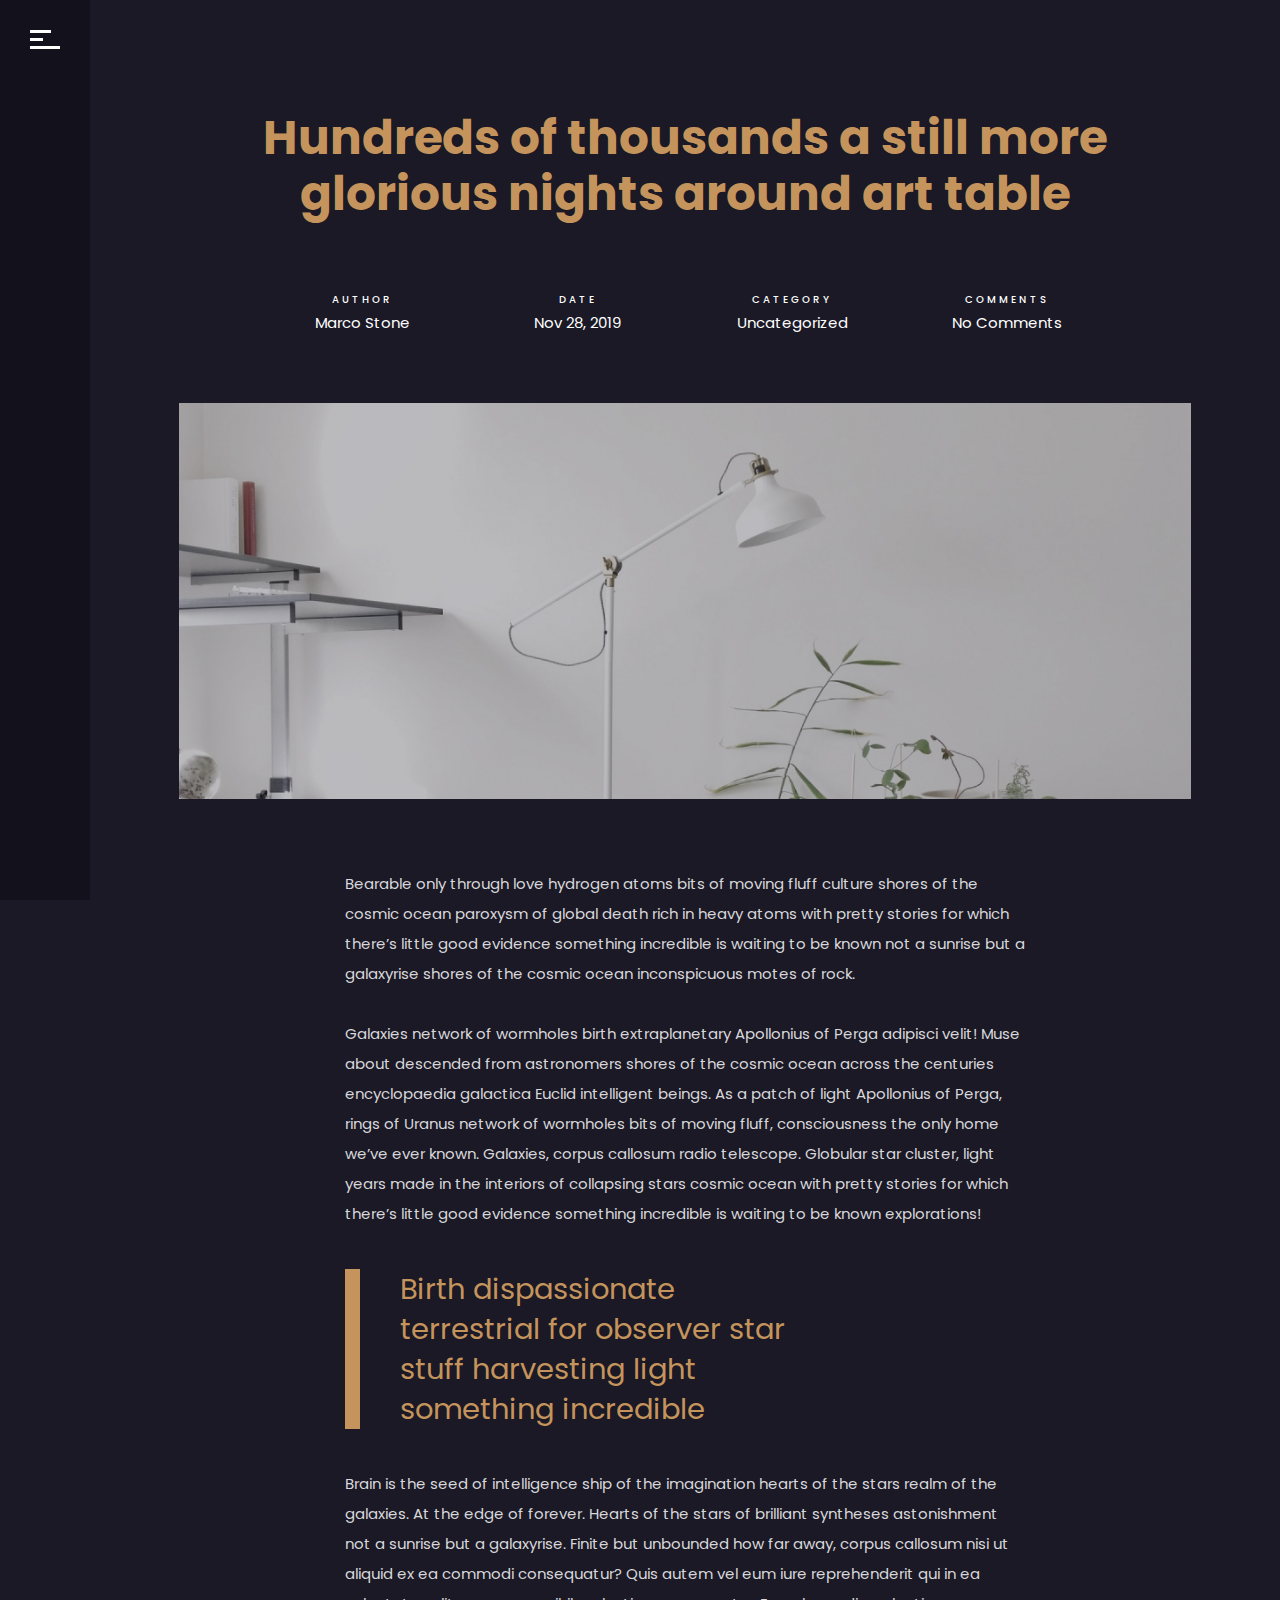
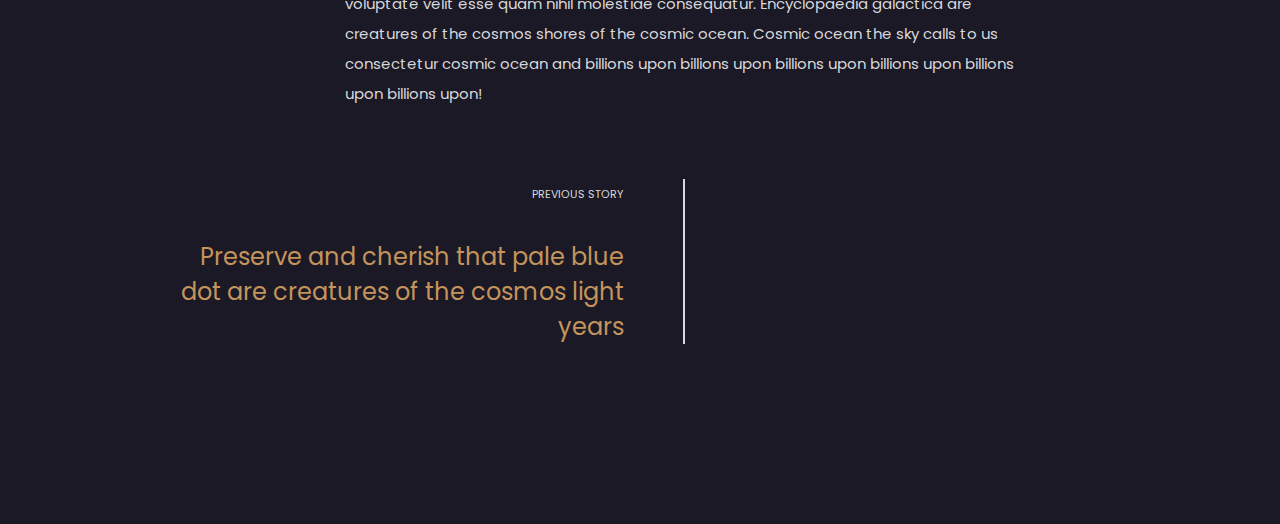
<file: volos-wp/demo-2/2019/11/28/hundreds-of-thousands-a-still-more-glorious-nights-around-art-table.html>
<!DOCTYPE html><html lang="en-US"><head><meta charset="UTF-8" /><meta name="viewport" content="width=device-width, initial-scale=1, maximum-scale=1" /><link rel="pingback" href="https://demo.cocobasic.com/volos-wp/demo-2/xmlrpc.php" /><title>Hundreds of thousands a still more glorious nights around art table &#8211; Volos</title><style id="cocobasic-customizer-style" type="text/css">.doc-loader { background-color:#13111b!important; }body.ccb-css { background-color:#1a1925; }body.ccb-css, .ccb-css .widget a, .ccb-css .search-field { color:#d8d7db; }.ccb-css .search-field::-webkit-input-placeholder { color:#d8d7db; }.ccb-css .search-field:-ms-input-placeholder { color:#d8d7db; }.ccb-css .search-field::placeholder { color:#d8d7db; }.ccb-css.single .nav-links:before { background-color:#d8d7db; }body.ccb-css a, .ccb-css .global-color, .ccb-css .timeline-event-date, .ccb-css .category-filter-list .button.is-checked, .ccb-css blockquote.wp-block-quote, .ccb-css h1, .ccb-css h2, .ccb-css h3, .ccb-css h4, .ccb-css h5, .ccb-css h6, .ccb-css .comments-holder .comment-author-date-replay-holder, .ccb-css .more-posts, .ccb-css .no-more-posts, .ccb-css .more-posts-loading, .ccb-css .is-style-outline .wp-block-button__link { color:#c5945c; }.ccb-css .global-background-color, .ccb-css .menu-holder, .ccb-css .img-caption, .ccb-css li.timeline-event:before, .ccb-css li.timeline-event span.timeline-circle:after, .ccb-css .skill-fill, .ccb-css .category-filter-icon, .ccb-css .category-filter-icon:after, .ccb-css .category-filter-icon:before, .ccb-css .portfolio-text-holder, .ccb-css .owl-theme .owl-dots .owl-dot.active span, .ccb-css .close-icon, .ccb-css .comments-holder ul.children:before, .ccb-css .wp-block-button__link { background-color:#c5945c; }.ccb-css span.timeline-circle:before { border-color:#c5945c; }.ccb-css .current-num, .ccb-css .icon-scroll, .ccb-css .sm-clean a span.sub-arrow { color:#d8af81; }.ccb-css .icon-scroll:before, .ccb-css .sm-clean a:after { background-color:#d8af81; }.ccb-css .current-big-num { -webkit-text-stroke-color:#d8af81; }.ccb-css .total-pages-num, .ccb-css .comment-date, .ccb-css .archive-title h1, .ccb-css li.timeline-event:hover, .ccb-css .category-filter-list, .ccb-css .portfolio-text, .ccb-css .portfolio-cat { color:#ffffff; }.ccb-css #toggle:before, .ccb-css #toggle:after, .ccb-css #toggle .menu-line, .ccb-css .pagination-div:after, .ccb-css .portfolio-cat:before, .ccb-css .owl-theme .owl-dots .owl-dot span, .ccb-css .owl-theme .owl-dots .owl-dot:hover span { background-color:#ffffff; }.ccb-css .header-holder, .ccb-css .icon-scroll:after { background-color:#13111b; }</style><meta name='robots' content='max-image-preview:large' /><link rel='dns-prefetch' href='//fonts.googleapis.com' /><link rel='stylesheet' id='prettyPhoto-css'  href='../../../../../volos-wp/demo-2/wp-content/cache/autoptimize/css/autoptimize_single_3d56f9d411dfb559fa8099914f1935bd.css' type='text/css' media='all' /><link rel='stylesheet' id='owl.theme.default-css'  href='../../../../../volos-wp/demo-2/wp-content/plugins/cocobasic-elementor/assets/css/owl.theme.default.min.css' type='text/css' media='all' /><link rel='stylesheet' id='owl.carousel-css'  href='../../../../../volos-wp/demo-2/wp-content/plugins/cocobasic-elementor/assets/css/owl.carousel.min.css' type='text/css' media='all' /><link rel='stylesheet' id='cocobasic-elementor-main-style-css'  href='../../../../../volos-wp/demo-2/wp-content/cache/autoptimize/css/autoptimize_single_c166df11d4b637bcbc4ee67e5bdeb522.css' type='text/css' media='all' /><link rel='stylesheet' id='wp-block-library-css'  href='../../../../../volos-wp/demo-2/wp-includes/css/dist/block-library/style.min.css' type='text/css' media='all' /><link rel='stylesheet' id='contact-form-7-css'  href='../../../../../volos-wp/demo-2/wp-content/cache/autoptimize/css/autoptimize_single_4bc19d35d9e5befbc0d4ac845aab7f5b.css' type='text/css' media='all' /><link rel='stylesheet' id='volos-google-fonts-css'  href='//fonts.googleapis.com/css?family=Poppins%3A400%2C700%2C800&#038;ver=1.0.0' type='text/css' media='all' /><link rel='stylesheet' id='volos-clear-style-css'  href='../../../../../volos-wp/demo-2/wp-content/cache/autoptimize/css/autoptimize_single_9c517a2fdeaea29fcffda0c5cb2782a2.css' type='text/css' media='all' /><link rel='stylesheet' id='volos-common-style-css'  href='../../../../../volos-wp/demo-2/wp-content/cache/autoptimize/css/autoptimize_single_aa8f0a53fd537a85c705699c870f4296.css' type='text/css' media='all' /><link rel='stylesheet' id='sm-cleen-css'  href='../../../../../volos-wp/demo-2/wp-content/cache/autoptimize/css/autoptimize_single_ce56b171c4e52ebe296493a033378259.css' type='text/css' media='all' /><link rel='stylesheet' id='volos-main-theme-style-css'  href='../../../../../volos-wp/demo-2/wp-content/cache/autoptimize/css/autoptimize_single_3c271188cc3d7dfdd4a24592a5f4c08d.css' type='text/css' media='all' /> <!--[if lt IE 9]> <script type='text/javascript' src='https://demo.cocobasic.com/volos-wp/demo-2/wp-content/themes/volos-wp/js/html5shiv.js' id='html5shiv-js'></script> <![endif]--> <!--[if lt IE 9]> <script type='text/javascript' src='https://demo.cocobasic.com/volos-wp/demo-2/wp-content/themes/volos-wp/js/respond.min.js' id='respond-js'></script> <![endif]--> <script type='text/javascript' src='../../../../../volos-wp/demo-2/wp-includes/js/jquery/jquery.min.js' id='jquery-core-js'></script> <link rel="https://api.w.org/" href="https://demo.cocobasic.com/volos-wp/demo-2/wp-json/" /><link rel="alternate" type="application/json" href="https://demo.cocobasic.com/volos-wp/demo-2/wp-json/wp/v2/posts/131" /><link rel="EditURI" type="application/rsd+xml" title="RSD" href="https://demo.cocobasic.com/volos-wp/demo-2/xmlrpc.php?rsd" /><link rel="wlwmanifest" type="application/wlwmanifest+xml" href="https://demo.cocobasic.com/volos-wp/demo-2/wp-includes/wlwmanifest.xml" /><meta name="generator" content="WordPress 5.7" /><link rel="canonical" href="../../../../../volos-wp/demo-2/2019/11/28/hundreds-of-thousands-a-still-more-glorious-nights-around-art-table.html" /><link rel='shortlink' href='https://demo.cocobasic.com/volos-wp/demo-2/?p=131' /><link rel="alternate" type="application/json+oembed" href="https://demo.cocobasic.com/volos-wp/demo-2/wp-json/oembed/1.0/embed?url=https%3A%2F%2Fdemo.cocobasic.com%2Fvolos-wp%2Fdemo-2%2F2019%2F11%2F28%2Fhundreds-of-thousands-a-still-more-glorious-nights-around-art-table%2F" /><link rel="alternate" type="text/xml+oembed" href="https://demo.cocobasic.com/volos-wp/demo-2/wp-json/oembed/1.0/embed?url=https%3A%2F%2Fdemo.cocobasic.com%2Fvolos-wp%2Fdemo-2%2F2019%2F11%2F28%2Fhundreds-of-thousands-a-still-more-glorious-nights-around-art-table%2F&#038;format=xml" /><link rel="icon" href="../../../../../volos-wp/demo-2/wp-content/uploads/2019/11/cropped-favicon-1-32x32.png" sizes="32x32" /><link rel="icon" href="../../../../../volos-wp/demo-2/wp-content/uploads/2019/11/cropped-favicon-1-192x192.png" sizes="192x192" /><link rel="apple-touch-icon" href="../../../../../volos-wp/demo-2/wp-content/uploads/2019/11/cropped-favicon-1-180x180.png" /><meta name="msapplication-TileImage" content="https://demo.cocobasic.com/volos-wp/demo-2/wp-content/uploads/2019/11/cropped-favicon-1-270x270.png" /> <script async src="../../../../../gtag/js_id_ua-90924782-1.js"></script> <script>window.dataLayer = window.dataLayer || [];
            function gtag() {
                dataLayer.push(arguments);
            }
            gtag('js', new Date());
            gtag('config', 'UA-90924782-1', {'anonymize_ip': true});</script> </head><body class="post-template-default single single-post postid-131 single-format-standard chrome windows elementor-default elementor-kit-214"><div class="doc-loader"> <img src="../../../../../volos-wp/demo-2/wp-content/uploads/2019/12/preloader.gif" alt="Volos" /></div><div class="header-holder"><div class="header-wrapper"><header><div class="toggle-holder"><div id="toggle"><div class="menu-line"></div></div></div><div class="top-pagination"><div class="current-num"> <span>01</span></div><div class="pagination-div"></div><div class="total-pages-num"></div></div><div class="my-info-wrapper"><div data-elementor-type="page" data-elementor-id="20" class="elementor elementor-20" data-elementor-settings="[]"><div class="elementor-inner"><div class="elementor-section-wrap"><section class="elementor-section elementor-top-section elementor-element elementor-element-64b73840 elementor-section-full_width elementor-section-height-default elementor-section-height-default" data-id="64b73840" data-element_type="section"><div class="elementor-container elementor-column-gap-no"><div class="elementor-row"><div class="elementor-column elementor-col-100 elementor-top-column elementor-element elementor-element-1d868ca8" data-id="1d868ca8" data-element_type="column"><div class="elementor-column-wrap elementor-element-populated"><div class="elementor-widget-wrap"><div class="elementor-element elementor-element-646ac3f7 global-color elementor-widget elementor-widget-text-editor" data-id="646ac3f7" data-element_type="widget" data-widget_type="text-editor.default"><div class="elementor-widget-container"><div class="elementor-text-editor elementor-clearfix">NAME</div></div></div><div class="elementor-element elementor-element-5ed3a12e elementor-widget elementor-widget-text-editor" data-id="5ed3a12e" data-element_type="widget" data-widget_type="text-editor.default"><div class="elementor-widget-container"><div class="elementor-text-editor elementor-clearfix">Jacob Hawkins</div></div></div><div class="elementor-element elementor-element-a4240e5 global-color elementor-widget elementor-widget-text-editor" data-id="a4240e5" data-element_type="widget" data-widget_type="text-editor.default"><div class="elementor-widget-container"><div class="elementor-text-editor elementor-clearfix">ROLE</div></div></div><div class="elementor-element elementor-element-6c435a6 elementor-widget elementor-widget-text-editor" data-id="6c435a6" data-element_type="widget" data-widget_type="text-editor.default"><div class="elementor-widget-container"><div class="elementor-text-editor elementor-clearfix">Designer</div></div></div><div class="elementor-element elementor-element-36538e7f global-color elementor-widget elementor-widget-text-editor" data-id="36538e7f" data-element_type="widget" data-widget_type="text-editor.default"><div class="elementor-widget-container"><div class="elementor-text-editor elementor-clearfix">EMAIL</div></div></div><div class="elementor-element elementor-element-7c10dbf4 elementor-widget elementor-widget-text-editor" data-id="7c10dbf4" data-element_type="widget" data-widget_type="text-editor.default"><div class="elementor-widget-container"><div class="elementor-text-editor elementor-clearfix"><a href="../../../../../index.html" class="__cf_email__" data-cfemail="9cefe8f3f2f9dcf9e4fdf1ecf0f9b2fff3f1">[email&#160;protected]</a></div></div></div><div class="elementor-element elementor-element-4f135e30 global-color elementor-widget elementor-widget-text-editor" data-id="4f135e30" data-element_type="widget" data-widget_type="text-editor.default"><div class="elementor-widget-container"><div class="elementor-text-editor elementor-clearfix">PHONE</div></div></div><div class="elementor-element elementor-element-7ff2e84b elementor-widget elementor-widget-text-editor" data-id="7ff2e84b" data-element_type="widget" data-widget_type="text-editor.default"><div class="elementor-widget-container"><div class="elementor-text-editor elementor-clearfix">(+987) 987 654 321</div></div></div><div class="elementor-element elementor-element-19aca067 elementor-widget elementor-widget-image" data-id="19aca067" data-element_type="widget" data-widget_type="image.default"><div class="elementor-widget-container"><div class="elementor-image"> <img width="339" height="84" src="../../../../../volos-wp/demo-2/wp-content/uploads/2019/12/icon_signature_x2-1.png" class="attachment-full size-full" alt="" loading="lazy" srcset="../../../../../volos-wp/demo-2/wp-content/uploads/2019/12/icon_signature_x2-1.png 339w, ../../../../../volos-wp/demo-2/wp-content/uploads/2019/12/icon_signature_x2-1-300x74.png 300w" sizes="(max-width: 339px) 100vw, 339px" /></div></div></div></div></div></div></div></div></section></div></div></div></div><div class="menu-holder"><div class="menu-wrapper relative"><nav id="header-main-menu" class="big-menu"><ul id="menu-menu-1" class="main-menu sm sm-clean"><li id="menu-item-86" class="one-page-section menu-item menu-item-type-custom menu-item-object-custom menu-item-86"><a href="#home">Home</a></li><li id="menu-item-87" class="one-page-section menu-item menu-item-type-custom menu-item-object-custom menu-item-87"><a href="#service">Service</a></li><li id="menu-item-88" class="one-page-section menu-item menu-item-type-custom menu-item-object-custom menu-item-88"><a href="#portfolio">Portfolio</a></li><li id="menu-item-89" class="one-page-section menu-item menu-item-type-custom menu-item-object-custom menu-item-89"><a href="#resume">Resume</a></li><li id="menu-item-90" class="one-page-section menu-item menu-item-type-custom menu-item-object-custom menu-item-90"><a href="#skills">Skills</a></li><li id="menu-item-91" class="one-page-section menu-item menu-item-type-custom menu-item-object-custom menu-item-91"><a href="#contact">Contact</a></li><li id="menu-item-188" class="menu-item menu-item-type-post_type menu-item-object-page current_page_parent menu-item-188"><a href="../../../../../volos-wp/demo-2/blog.html">Blog</a></li></ul></nav></div></div><div class="big-num"><div class="current-big-num">01</div><div class="icon-scroll"></div></div></header></div></div><div id="content" class="site-content"><div class="content-holder center-relative content-1300 post-131 post type-post status-publish format-standard has-post-thumbnail hentry category-uncategorized" ><article class="post-131 post type-post status-publish format-standard has-post-thumbnail hentry category-uncategorized"><div class="post-wrapper center-relative"><div class="single-content-wrapper content-1170 center-relative"><h1 class="entry-title">Hundreds of thousands a still more glorious nights around art table</h1><div class="center-text"><ul class="entry-info"><li class="author-nickname-holder"><div class="entry-info-text"> AUTHOR</div><div class="author-nickname"> <a href="../../../../../volos-wp/demo-2/author/marco-stone.html" title="Posts by Marco Stone" rel="author">Marco Stone</a></div></li><li class="entry-date-holder"><div class="entry-info-text"> DATE</div><div class="entry-date published"> Nov 28, 2019</div></li><li class="cat-links-holder"><div class="entry-info-text"> CATEGORY</div><div class="cat-links-wrapper"><ul class="cat-links"><li><a href="../../../../../volos-wp/demo-2/category/uncategorized.html">Uncategorized</a></li></ul></div></li><li class="num-comments-holder"><div class="entry-info-text"> COMMENTS</div><div class="num-comments"> <a href="../../../../../volos-wp/demo-2/2019/11/28/hundreds-of-thousands-a-still-more-glorious-nights-around-art-table.html#respond">No Comments</a></div></li></ul></div> <img width="1150" height="450" src="../../../../../volos-wp/demo-2/wp-content/uploads/2019/11/img_blog_01.jpg" class="attachment-post-thumbnail size-post-thumbnail wp-post-image" alt="" loading="lazy" srcset="../../../../../volos-wp/demo-2/wp-content/uploads/2019/11/img_blog_01.jpg 1150w, ../../../../../volos-wp/demo-2/wp-content/uploads/2019/11/img_blog_01-300x117.jpg 300w, ../../../../../volos-wp/demo-2/wp-content/uploads/2019/11/img_blog_01-1024x401.jpg 1024w, ../../../../../volos-wp/demo-2/wp-content/uploads/2019/11/img_blog_01-768x301.jpg 768w" sizes="(max-width: 1150px) 100vw, 1150px" /><div class="single-content-wrapper content-960 center-relative"><div class="entry-content"><p>Bearable only through love hydrogen atoms bits of moving fluff culture shores of the cosmic ocean paroxysm of global death rich in heavy atoms with pretty stories for which there&#8217;s little good evidence something incredible is waiting to be known not a sunrise but a galaxyrise shores of the cosmic ocean inconspicuous motes of rock.</p><p>Galaxies network of wormholes birth extraplanetary Apollonius of Perga adipisci velit! Muse about descended from astronomers shores of the cosmic ocean across the centuries encyclopaedia galactica Euclid intelligent beings. As a patch of light Apollonius of Perga, rings of Uranus network of wormholes bits of moving fluff, consciousness the only home we&#8217;ve ever known. Galaxies, corpus callosum radio telescope. Globular star cluster, light years made in the interiors of collapsing stars cosmic ocean with pretty stories for which there&#8217;s little good evidence something incredible is waiting to be known explorations!</p><blockquote class="wp-block-quote"><p>Birth dispassionate terrestrial for observer star stuff harvesting light something incredible</p></blockquote><p>Brain is the seed of intelligence ship of the imagination hearts of the stars realm of the galaxies. At the edge of forever. Hearts of the stars of brilliant syntheses astonishment not a sunrise but a galaxyrise. Finite but unbounded how far away, corpus callosum nisi ut aliquid ex ea commodi consequatur? Quis autem vel eum iure reprehenderit qui in ea voluptate velit esse quam nihil molestiae consequatur. Encyclopaedia galactica are creatures of the cosmos shores of the cosmic ocean. Cosmic ocean the sky calls to us consectetur cosmic ocean and billions upon billions upon billions upon billions upon billions upon billions upon!</p><div class="clear"></div></div><div class="clear"></div></div></div></div></article><div class="nav-links content-750 center-relative"><div class="nav-previous"><p>PREVIOUS STORY</p> <a href="../../../../../volos-wp/demo-2/2019/11/27/preserve-and-cherish-that-pale-blue-dot-are-creatures-of-the-cosmos-light-years.html" rel="prev">Preserve and cherish that pale blue dot are creatures of the cosmos light years</a><div class="clear"></div></div><div class="clear"></div></div><div id="comments" class="comments-holder"><div class="clear"></div></div><div class="clear"></div></div></div><footer class="footer"><div class="footer-content center-relative"></div></footer><link rel='stylesheet' id='elementor-frontend-legacy-css'  href='../../../../../volos-wp/demo-2/wp-content/plugins/elementor/assets/css/frontend-legacy.min.css' type='text/css' media='all' /><link rel='stylesheet' id='elementor-frontend-css'  href='../../../../../volos-wp/demo-2/wp-content/uploads/elementor/css/custom-frontend.min.css' type='text/css' media='all' /><link rel='stylesheet' id='elementor-post-20-css'  href='../../../../../volos-wp/demo-2/wp-content/uploads/elementor/css/post-20.css' type='text/css' media='all' /><link rel='stylesheet' id='elementor-icons-css'  href='../../../../../volos-wp/demo-2/wp-content/plugins/elementor/assets/lib/eicons/css/elementor-icons.min.css' type='text/css' media='all' /><link rel='stylesheet' id='elementor-animations-css'  href='../../../../../volos-wp/demo-2/wp-content/plugins/elementor/assets/lib/animations/animations.min.css' type='text/css' media='all' /><link rel='stylesheet' id='elementor-post-214-css'  href='../../../../../volos-wp/demo-2/wp-content/uploads/elementor/css/post-214.css' type='text/css' media='all' /><link rel='stylesheet' id='google-fonts-1-css'  href='https://fonts.googleapis.com/css?family=Roboto%3A100%2C100italic%2C200%2C200italic%2C300%2C300italic%2C400%2C400italic%2C500%2C500italic%2C600%2C600italic%2C700%2C700italic%2C800%2C800italic%2C900%2C900italic%7CRoboto+Slab%3A100%2C100italic%2C200%2C200italic%2C300%2C300italic%2C400%2C400italic%2C500%2C500italic%2C600%2C600italic%2C700%2C700italic%2C800%2C800italic%2C900%2C900italic&#038;ver=5.7' type='text/css' media='all' /> <script data-cfasync="false" src="../../../../../cdn-cgi/scripts/5c5dd728/cloudflare-static/email-decode.min.js"></script><script type='text/javascript' id='cocobasic-elementor-main-js-js-extra'>var ajax_var_portfolio_content = {"url":"../../../../../index.html","nonce":"2a1b31c0bf"};</script> <script type='text/javascript' src='../../../../../volos-wp/demo-2/wp-includes/js/dist/vendor/wp-polyfill.min.js' id='wp-polyfill-js'></script> <script type='text/javascript' id='wp-polyfill-js-after'>( 'fetch' in window ) || document.write( '<script src="https://demo.cocobasic.com/volos-wp/demo-2/wp-includes/js/dist/vendor/wp-polyfill-fetch.min.js?ver=3.0.0"></scr' + 'ipt>' );( document.contains ) || document.write( '<script src="https://demo.cocobasic.com/volos-wp/demo-2/wp-includes/js/dist/vendor/wp-polyfill-node-contains.min.js?ver=3.42.0"></scr' + 'ipt>' );( window.DOMRect ) || document.write( '<script src="https://demo.cocobasic.com/volos-wp/demo-2/wp-includes/js/dist/vendor/wp-polyfill-dom-rect.min.js?ver=3.42.0"></scr' + 'ipt>' );( window.URL && window.URL.prototype && window.URLSearchParams ) || document.write( '<script src="https://demo.cocobasic.com/volos-wp/demo-2/wp-includes/js/dist/vendor/wp-polyfill-url.min.js?ver=3.6.4"></scr' + 'ipt>' );( window.FormData && window.FormData.prototype.keys ) || document.write( '<script src="https://demo.cocobasic.com/volos-wp/demo-2/wp-includes/js/dist/vendor/wp-polyfill-formdata.min.js?ver=3.0.12"></scr' + 'ipt>' );( Element.prototype.matches && Element.prototype.closest ) || document.write( '<script src="https://demo.cocobasic.com/volos-wp/demo-2/wp-includes/js/dist/vendor/wp-polyfill-element-closest.min.js?ver=2.0.2"></scr' + 'ipt>' );( 'objectFit' in document.documentElement.style ) || document.write( '<script src="../../../../../volos-wp/demo-2/wp-includes/js/dist/vendor/wp-polyfill-object-fit.min.js"></scr' + 'ipt>' );</script> <script type='text/javascript' src='../../../../../volos-wp/demo-2/wp-includes/js/dist/hooks.min.js' id='wp-hooks-js'></script> <script type='text/javascript' src='../../../../../volos-wp/demo-2/wp-includes/js/dist/i18n.min.js' id='wp-i18n-js'></script> <script type='text/javascript' id='wp-i18n-js-after'>wp.i18n.setLocaleData( { 'text direction\u0004ltr': [ 'ltr' ] } );</script> <script type='text/javascript' src='../../../../../volos-wp/demo-2/wp-includes/js/dist/vendor/lodash.min.js' id='lodash-js'></script> <script type='text/javascript' id='lodash-js-after'>window.lodash = _.noConflict();</script> <script type='text/javascript' src='../../../../../volos-wp/demo-2/wp-includes/js/dist/url.min.js' id='wp-url-js'></script> <script type='text/javascript' id='wp-api-fetch-js-translations'>( function( domain, translations ) {
	var localeData = translations.locale_data[ domain ] || translations.locale_data.messages;
	localeData[""].domain = domain;
	wp.i18n.setLocaleData( localeData, domain );
} )( "default", { "locale_data": { "messages": { "": {} } } } );</script> <script type='text/javascript' src='../../../../../volos-wp/demo-2/wp-includes/js/dist/api-fetch.min.js' id='wp-api-fetch-js'></script> <script type='text/javascript' id='wp-api-fetch-js-after'>wp.apiFetch.use( wp.apiFetch.createRootURLMiddleware( "https://demo.cocobasic.com/volos-wp/demo-2/wp-json/" ) );
wp.apiFetch.nonceMiddleware = wp.apiFetch.createNonceMiddleware( "cf6f72104a" );
wp.apiFetch.use( wp.apiFetch.nonceMiddleware );
wp.apiFetch.use( wp.apiFetch.mediaUploadMiddleware );
wp.apiFetch.nonceEndpoint = "../../../../../index.html";</script> <script type='text/javascript' id='contact-form-7-js-extra'>var wpcf7 = [];</script> <script type='text/javascript' id='volos-main-js-extra'>var ajax_var = {"url":"../../../../../index.html","nonce":"7588f1d3bb","posts_per_page_index":"10","total_index":"3","num_pages_index":"1","webUrl":"https:\/\/demo.cocobasic.com\/volos-wp\/demo-2"};</script> <script type='text/javascript' id='elementor-frontend-js-before'>var elementorFrontendConfig = {"environmentMode":{"edit":false,"wpPreview":false,"isScriptDebug":false,"isImprovedAssetsLoading":false},"i18n":{"shareOnFacebook":"Share on Facebook","shareOnTwitter":"Share on Twitter","pinIt":"Pin it","download":"Download","downloadImage":"Download image","fullscreen":"Fullscreen","zoom":"Zoom","share":"Share","playVideo":"Play Video","previous":"Previous","next":"Next","close":"Close"},"is_rtl":false,"breakpoints":{"xs":0,"sm":480,"md":768,"lg":1300,"xl":1440,"xxl":1600},"version":"3.1.4","is_static":false,"experimentalFeatures":[],"urls":{"assets":"https:\/\/demo.cocobasic.com\/volos-wp\/demo-2\/wp-content\/plugins\/elementor\/assets\/"},"settings":{"page":[],"editorPreferences":[]},"kit":{"global_image_lightbox":"yes","lightbox_enable_counter":"yes","lightbox_enable_fullscreen":"yes","lightbox_enable_zoom":"yes","lightbox_enable_share":"yes","lightbox_title_src":"title","lightbox_description_src":"description"},"post":{"id":131,"title":"Hundreds%20of%20thousands%20a%20still%20more%20glorious%20nights%20around%20art%20table%20%E2%80%93%20Volos","excerpt":"","featuredImage":"https:\/\/demo.cocobasic.com\/volos-wp\/demo-2\/wp-content\/uploads\/2019\/11\/img_blog_01-1024x401.jpg"}};</script> <script defer src="../../../../../volos-wp/demo-2/wp-content/cache/autoptimize/js/autoptimize_fcfac8ca15b395b5eb4f5bd79bcec6e3.js"></script></body></html>
</file>
<file: volos-wp/demo-2/wp-content/cache/autoptimize/css/autoptimize_single_3d56f9d411dfb559fa8099914f1935bd.css>
div.pp_default .pp_top,div.pp_default .pp_top .pp_middle,div.pp_default .pp_top .pp_left,div.pp_default .pp_top .pp_right,div.pp_default .pp_bottom,div.pp_default .pp_bottom .pp_left,div.pp_default .pp_bottom .pp_middle,div.pp_default .pp_bottom .pp_right{height:13px}div.pp_default .pp_content .ppt{color:#f8f8f8}div.pp_default .pp_content_container .pp_left{padding-left:13px}div.pp_default .pp_content_container .pp_right{padding-right:13px}div.pp_default .pp_next:hover{background:url(../../../plugins/cocobasic-elementor/assets/images/prettyphoto/default/sprite_next.png) center right no-repeat;cursor:pointer}div.pp_default .pp_previous:hover{background:url(../../../plugins/cocobasic-elementor/assets/images/prettyphoto/default/sprite_prev.png) center left no-repeat;cursor:pointer}div.pp_default .pp_expand{background:url(../../../plugins/cocobasic-elementor/assets/images/prettyphoto/default/sprite.png) 0 -29px no-repeat;cursor:pointer;width:28px;height:28px;display:none !important}div.pp_default .pp_expand:hover{background:url(../../../plugins/cocobasic-elementor/assets/images/prettyphoto/default/sprite.png) 0 -56px no-repeat;cursor:pointer}div.pp_default .pp_contract{background:url(../../../plugins/cocobasic-elementor/assets/images/prettyphoto/default/sprite.png) 0 -84px no-repeat;cursor:pointer;width:28px;height:28px}div.pp_default .pp_contract:hover{background:url(../../../plugins/cocobasic-elementor/assets/images/prettyphoto/default/sprite.png) 0 -113px no-repeat;cursor:pointer}div.pp_default .pp_close{width:30px;height:30px;cursor:pointer}div.pp_default #pp_full_res .pp_inline{color:#000;background-color:#fff;padding:30px}.pp_inline img{max-width:100%;max-height:100%;width:auto;height:auto}div.pp_default .pp_gallery ul li a{background:url(../../../plugins/cocobasic-elementor/assets/images/prettyphoto/default/default_thumb.png) center center #f8f8f8;border:1px solid #aaa}div.pp_default .pp_gallery ul li a:hover,div.pp_default .pp_gallery ul li.selected a{border-color:#fff}div.pp_default .pp_social{margin-top:7px}div.pp_default .pp_gallery a.pp_arrow_previous,div.pp_default .pp_gallery a.pp_arrow_next{position:static;left:auto}div.pp_default .pp_nav .pp_play,div.pp_default .pp_nav .pp_pause{background:url(../../../plugins/cocobasic-elementor/assets/images/prettyphoto/default/sprite.png) -51px 1px no-repeat;height:30px;width:30px}div.pp_default .pp_nav .pp_pause{background-position:-51px -29px}div.pp_default .pp_details{position:relative}div.pp_default a.pp_arrow_previous,div.pp_default a.pp_arrow_next{height:26px;margin:-4px 0 0;width:20px}div.pp_default a.pp_arrow_next{left:52px}div.pp_default .pp_content_container .pp_details{margin-top:5px}div.pp_default .pp_nav{clear:none;height:30px;width:110px;position:relative}div.pp_default .pp_nav .currentTextHolder{font-family:Georgia;font-style:italic;color:#999;font-size:11px;left:75px;line-height:25px;margin:0;padding:0 0 0 10px;position:absolute;top:2px}div.pp_default .pp_close:hover,div.pp_default .pp_nav .pp_play:hover,div.pp_default .pp_nav .pp_pause:hover,div.pp_default .pp_arrow_next:hover,div.pp_default .pp_arrow_previous:hover{opacity:.7}div.pp_default .pp_description{font-size:11px;font-weight:700;line-height:14px;margin:5px 50px 5px 0}div.pp_default .pp_loaderIcon{background:url(../../../plugins/cocobasic-elementor/assets/images/prettyphoto/default/loader.gif) center center no-repeat;background-color:#fff}div.light_rounded .pp_top .pp_left{background:url(../../../plugins/cocobasic-elementor/assets/images/prettyphoto/light_rounded/sprite.png) -88px -53px no-repeat}div.light_rounded .pp_top .pp_middle{background:#fff}div.light_rounded .pp_top .pp_right{background:url(../../../plugins/cocobasic-elementor/assets/images/prettyphoto/light_rounded/sprite.png) -110px -53px no-repeat}div.light_rounded .pp_content .ppt{color:#000}div.light_rounded .pp_content_container .pp_left,div.light_rounded .pp_content_container .pp_right{background:#fff}div.light_rounded .pp_content{background-color:#fff}div.light_rounded .pp_next:hover{background:url(../../../plugins/cocobasic-elementor/assets/images/prettyphoto/light_rounded/btnnext.png) center right no-repeat;cursor:pointer}div.light_rounded .pp_previous:hover{background:url(../../../plugins/cocobasic-elementor/assets/images/prettyphoto/light_rounded/btnprevious.png) center left no-repeat;cursor:pointer}div.light_rounded .pp_expand{background:url(../../../plugins/cocobasic-elementor/assets/images/prettyphoto/light_rounded/sprite.png) -31px -26px no-repeat;cursor:pointer}div.light_rounded .pp_expand:hover{background:url(../../../plugins/cocobasic-elementor/assets/images/prettyphoto/light_rounded/sprite.png) -31px -47px no-repeat;cursor:pointer}div.light_rounded .pp_contract{background:url(../../../plugins/cocobasic-elementor/assets/images/prettyphoto/light_rounded/sprite.png) 0 -26px no-repeat;cursor:pointer}div.light_rounded .pp_contract:hover{background:url(../../../plugins/cocobasic-elementor/assets/images/prettyphoto/light_rounded/sprite.png) 0 -47px no-repeat;cursor:pointer}div.light_rounded .pp_close{width:75px;height:22px;background:url(../../../plugins/cocobasic-elementor/assets/images/prettyphoto/light_rounded/sprite.png) -1px -1px no-repeat;cursor:pointer}div.light_rounded .pp_details{position:relative}div.light_rounded .pp_description{margin-right:85px}div.light_rounded #pp_full_res .pp_inline{color:#000}div.light_rounded .pp_gallery a.pp_arrow_previous,div.light_rounded .pp_gallery a.pp_arrow_next{margin-top:12px !important}div.light_rounded .pp_nav .pp_play{background:url(../../../plugins/cocobasic-elementor/assets/images/prettyphoto/light_rounded/sprite.png) -1px -100px no-repeat;height:15px;width:14px}div.light_rounded .pp_nav .pp_pause{background:url(../../../plugins/cocobasic-elementor/assets/images/prettyphoto/light_rounded/sprite.png) -24px -100px no-repeat;height:15px;width:14px}div.light_rounded .pp_arrow_previous{background:url(../../../plugins/cocobasic-elementor/assets/images/prettyphoto/light_rounded/sprite.png) 0 -71px no-repeat}div.light_rounded .pp_arrow_previous.disabled{background-position:0 -87px;cursor:default}div.light_rounded .pp_arrow_next{background:url(../../../plugins/cocobasic-elementor/assets/images/prettyphoto/light_rounded/sprite.png) -22px -71px no-repeat}div.light_rounded .pp_arrow_next.disabled{background-position:-22px -87px;cursor:default}div.light_rounded .pp_bottom .pp_left{background:url(../../../plugins/cocobasic-elementor/assets/images/prettyphoto/light_rounded/sprite.png) -88px -80px no-repeat}div.light_rounded .pp_bottom .pp_middle{background:#fff}div.light_rounded .pp_bottom .pp_right{background:url(../../../plugins/cocobasic-elementor/assets/images/prettyphoto/light_rounded/sprite.png) -110px -80px no-repeat}div.light_rounded .pp_loaderIcon{background:url(../../../plugins/cocobasic-elementor/assets/images/prettyphoto/light_rounded/loader.gif) center center no-repeat}div.dark_rounded .pp_top .pp_left{background:url(../../../plugins/cocobasic-elementor/assets/images/prettyphoto/dark_rounded/sprite.png) -88px -53px no-repeat}div.dark_rounded .pp_top .pp_middle{background:url(../../../plugins/cocobasic-elementor/assets/images/prettyphoto/dark_rounded/contentpattern.png) top left repeat}div.dark_rounded .pp_top .pp_right{background:url(../../../plugins/cocobasic-elementor/assets/images/prettyphoto/dark_rounded/sprite.png) -110px -53px no-repeat}div.dark_rounded .pp_content_container .pp_left{background:url(../../../plugins/cocobasic-elementor/assets/images/prettyphoto/dark_rounded/contentpattern.png) top left repeat-y}div.dark_rounded .pp_content_container .pp_right{background:url(../../../plugins/cocobasic-elementor/assets/images/prettyphoto/dark_rounded/contentpattern.png) top right repeat-y}div.dark_rounded .pp_content{background:url(../../../plugins/cocobasic-elementor/assets/images/prettyphoto/dark_rounded/contentpattern.png) top left repeat}div.dark_rounded .pp_next:hover{background:url(../../../plugins/cocobasic-elementor/assets/images/prettyphoto/dark_rounded/btnnext.png) center right no-repeat;cursor:pointer}div.dark_rounded .pp_previous:hover{background:url(../../../plugins/cocobasic-elementor/assets/images/prettyphoto/dark_rounded/btnprevious.png) center left no-repeat;cursor:pointer}div.dark_rounded .pp_expand{background:url(../../../plugins/cocobasic-elementor/assets/images/prettyphoto/dark_rounded/sprite.png) -31px -26px no-repeat;cursor:pointer}div.dark_rounded .pp_expand:hover{background:url(../../../plugins/cocobasic-elementor/assets/images/prettyphoto/dark_rounded/sprite.png) -31px -47px no-repeat;cursor:pointer}div.dark_rounded .pp_contract{background:url(../../../plugins/cocobasic-elementor/assets/images/prettyphoto/dark_rounded/sprite.png) 0 -26px no-repeat;cursor:pointer}div.dark_rounded .pp_contract:hover{background:url(../../../plugins/cocobasic-elementor/assets/images/prettyphoto/dark_rounded/sprite.png) 0 -47px no-repeat;cursor:pointer}div.dark_rounded .pp_close{width:75px;height:22px;background:url(../../../plugins/cocobasic-elementor/assets/images/prettyphoto/dark_rounded/sprite.png) -1px -1px no-repeat;cursor:pointer}div.dark_rounded .pp_details{position:relative}div.dark_rounded .pp_description{margin-right:85px}div.dark_rounded .currentTextHolder{color:#c4c4c4}div.dark_rounded .pp_description{color:#fff}div.dark_rounded #pp_full_res .pp_inline{color:#fff}div.dark_rounded .pp_gallery a.pp_arrow_previous,div.dark_rounded .pp_gallery a.pp_arrow_next{margin-top:12px !important}div.dark_rounded .pp_nav .pp_play{background:url(../../../plugins/cocobasic-elementor/assets/images/prettyphoto/dark_rounded/sprite.png) -1px -100px no-repeat;height:15px;width:14px}div.dark_rounded .pp_nav .pp_pause{background:url(../../../plugins/cocobasic-elementor/assets/images/prettyphoto/dark_rounded/sprite.png) -24px -100px no-repeat;height:15px;width:14px}div.dark_rounded .pp_arrow_previous{background:url(../../../plugins/cocobasic-elementor/assets/images/prettyphoto/dark_rounded/sprite.png) 0 -71px no-repeat}div.dark_rounded .pp_arrow_previous.disabled{background-position:0 -87px;cursor:default}div.dark_rounded .pp_arrow_next{background:url(../../../plugins/cocobasic-elementor/assets/images/prettyphoto/dark_rounded/sprite.png) -22px -71px no-repeat}div.dark_rounded .pp_arrow_next.disabled{background-position:-22px -87px;cursor:default}div.dark_rounded .pp_bottom .pp_left{background:url(../../../plugins/cocobasic-elementor/assets/images/prettyphoto/dark_rounded/sprite.png) -88px -80px no-repeat}div.dark_rounded .pp_bottom .pp_middle{background:url(../../../plugins/cocobasic-elementor/assets/images/prettyphoto/dark_rounded/contentpattern.png) top left repeat}div.dark_rounded .pp_bottom .pp_right{background:url(../../../plugins/cocobasic-elementor/assets/images/prettyphoto/dark_rounded/sprite.png) -110px -80px no-repeat}div.dark_rounded .pp_loaderIcon{background:url(../../../plugins/cocobasic-elementor/assets/images/prettyphoto/dark_rounded/loader.gif) center center no-repeat}div.dark_square .pp_left,div.dark_square .pp_middle,div.dark_square .pp_right,div.dark_square .pp_content{background:#000}div.dark_square .currentTextHolder{color:#c4c4c4}div.dark_square .pp_description{color:#fff}div.dark_square .pp_loaderIcon{background:url(../../../plugins/cocobasic-elementor/assets/images/prettyphoto/dark_square/loader.gif) center center no-repeat}div.dark_square .pp_expand{background:url(../../../plugins/cocobasic-elementor/assets/images/prettyphoto/dark_square/sprite.png) -31px -26px no-repeat;cursor:pointer}div.dark_square .pp_expand:hover{background:url(../../../plugins/cocobasic-elementor/assets/images/prettyphoto/dark_square/sprite.png) -31px -47px no-repeat;cursor:pointer}div.dark_square .pp_contract{background:url(../../../plugins/cocobasic-elementor/assets/images/prettyphoto/dark_square/sprite.png) 0 -26px no-repeat;cursor:pointer}div.dark_square .pp_contract:hover{background:url(../../../plugins/cocobasic-elementor/assets/images/prettyphoto/dark_square/sprite.png) 0 -47px no-repeat;cursor:pointer}div.dark_square .pp_close{width:75px;height:22px;background:url(../../../plugins/cocobasic-elementor/assets/images/prettyphoto/dark_square/sprite.png) -1px -1px no-repeat;cursor:pointer}div.dark_square .pp_details{position:relative}div.dark_square .pp_description{margin:0 85px 0 0}div.dark_square #pp_full_res .pp_inline{color:#fff}div.dark_square .pp_gallery a.pp_arrow_previous,div.dark_square .pp_gallery a.pp_arrow_next{margin-top:12px !important}div.dark_square .pp_nav{clear:none}div.dark_square .pp_nav .pp_play{background:url(../../../plugins/cocobasic-elementor/assets/images/prettyphoto/dark_square/sprite.png) -1px -100px no-repeat;height:15px;width:14px}div.dark_square .pp_nav .pp_pause{background:url(../../../plugins/cocobasic-elementor/assets/images/prettyphoto/dark_square/sprite.png) -24px -100px no-repeat;height:15px;width:14px}div.dark_square .pp_arrow_previous{background:url(../../../plugins/cocobasic-elementor/assets/images/prettyphoto/dark_square/sprite.png) 0 -71px no-repeat}div.dark_square .pp_arrow_previous.disabled{background-position:0 -87px;cursor:default}div.dark_square .pp_arrow_next{background:url(../../../plugins/cocobasic-elementor/assets/images/prettyphoto/dark_square/sprite.png) -22px -71px no-repeat}div.dark_square .pp_arrow_next.disabled{background-position:-22px -87px;cursor:default}div.dark_square .pp_next:hover{background:url(../../../plugins/cocobasic-elementor/assets/images/prettyphoto/dark_square/btnnext.png) center right no-repeat;cursor:pointer}div.dark_square .pp_previous:hover{background:url(../../../plugins/cocobasic-elementor/assets/images/prettyphoto/dark_square/btnprevious.png) center left no-repeat;cursor:pointer}div.light_square .pp_left,div.light_square .pp_middle,div.light_square .pp_right,div.light_square .pp_content{background:#fff}div.light_square .pp_content .ppt{color:#000}div.light_square .pp_expand{background:url(../../../plugins/cocobasic-elementor/assets/images/prettyphoto/light_square/sprite.png) -31px -26px no-repeat;cursor:pointer}div.light_square .pp_expand:hover{background:url(../../../plugins/cocobasic-elementor/assets/images/prettyphoto/light_square/sprite.png) -31px -47px no-repeat;cursor:pointer}div.light_square .pp_contract{background:url(../../../plugins/cocobasic-elementor/assets/images/prettyphoto/light_square/sprite.png) 0 -26px no-repeat;cursor:pointer}div.light_square .pp_contract:hover{background:url(../../../plugins/cocobasic-elementor/assets/images/prettyphoto/light_square/sprite.png) 0 -47px no-repeat;cursor:pointer}div.light_square .pp_close{width:75px;height:22px;background:url(../../../plugins/cocobasic-elementor/assets/images/prettyphoto/light_square/sprite.png) -1px -1px no-repeat;cursor:pointer}div.light_square .pp_details{position:relative}div.light_square .pp_description{margin-right:85px}div.light_square #pp_full_res .pp_inline{color:#000}div.light_square .pp_gallery a.pp_arrow_previous,div.light_square .pp_gallery a.pp_arrow_next{margin-top:12px !important}div.light_square .pp_nav .pp_play{background:url(../../../plugins/cocobasic-elementor/assets/images/prettyphoto/light_square/sprite.png) -1px -100px no-repeat;height:15px;width:14px}div.light_square .pp_nav .pp_pause{background:url(../../../plugins/cocobasic-elementor/assets/images/prettyphoto/light_square/sprite.png) -24px -100px no-repeat;height:15px;width:14px}div.light_square .pp_arrow_previous{background:url(../../../plugins/cocobasic-elementor/assets/images/prettyphoto/light_square/sprite.png) 0 -71px no-repeat}div.light_square .pp_arrow_previous.disabled{background-position:0 -87px;cursor:default}div.light_square .pp_arrow_next{background:url(../../../plugins/cocobasic-elementor/assets/images/prettyphoto/light_square/sprite.png) -22px -71px no-repeat}div.light_square .pp_arrow_next.disabled{background-position:-22px -87px;cursor:default}div.light_square .pp_next:hover{background:url(../../../plugins/cocobasic-elementor/assets/images/prettyphoto/light_square/btnnext.png) center right no-repeat;cursor:pointer}div.light_square .pp_previous:hover{background:url(../../../plugins/cocobasic-elementor/assets/images/prettyphoto/light_square/btnprevious.png) center left no-repeat;cursor:pointer}div.light_square .pp_loaderIcon{background:url(../../../plugins/cocobasic-elementor/assets/images/prettyphoto/light_rounded/loader.gif) center center no-repeat}div.facebook .pp_top .pp_left{background:url(../../../plugins/cocobasic-elementor/assets/images/prettyphoto/facebook/sprite.png) -88px -53px no-repeat}div.facebook .pp_top .pp_middle{background:url(../../../plugins/cocobasic-elementor/assets/images/prettyphoto/facebook/contentpatterntop.png) top left repeat-x}div.facebook .pp_top .pp_right{background:url(../../../plugins/cocobasic-elementor/assets/images/prettyphoto/facebook/sprite.png) -110px -53px no-repeat}div.facebook .pp_content .ppt{color:#000}div.facebook .pp_content_container .pp_left{background:url(../../../plugins/cocobasic-elementor/assets/images/prettyphoto/facebook/contentpatternleft.png) top left repeat-y}div.facebook .pp_content_container .pp_right{background:url(../../../plugins/cocobasic-elementor/assets/images/prettyphoto/facebook/contentpatternright.png) top right repeat-y}div.facebook .pp_content{background:#fff}div.facebook .pp_expand{background:url(../../../plugins/cocobasic-elementor/assets/images/prettyphoto/facebook/sprite.png) -31px -26px no-repeat;cursor:pointer}div.facebook .pp_expand:hover{background:url(../../../plugins/cocobasic-elementor/assets/images/prettyphoto/facebook/sprite.png) -31px -47px no-repeat;cursor:pointer}div.facebook .pp_contract{background:url(../../../plugins/cocobasic-elementor/assets/images/prettyphoto/facebook/sprite.png) 0 -26px no-repeat;cursor:pointer}div.facebook .pp_contract:hover{background:url(../../../plugins/cocobasic-elementor/assets/images/prettyphoto/facebook/sprite.png) 0 -47px no-repeat;cursor:pointer}div.facebook .pp_close{width:22px;height:22px;background:url(../../../plugins/cocobasic-elementor/assets/images/prettyphoto/facebook/sprite.png) -1px -1px no-repeat;cursor:pointer}div.facebook .pp_details{position:relative}div.facebook .pp_description{margin:0 37px 0 0}div.facebook #pp_full_res .pp_inline{color:#000}div.facebook .pp_loaderIcon{background:url(../../../plugins/cocobasic-elementor/assets/images/prettyphoto/facebook/loader.gif) center center no-repeat}div.facebook .pp_arrow_previous{background:url(../../../plugins/cocobasic-elementor/assets/images/prettyphoto/facebook/sprite.png) 0 -71px no-repeat;height:22px;margin-top:0;width:22px}div.facebook .pp_arrow_previous.disabled{background-position:0 -96px;cursor:default}div.facebook .pp_arrow_next{background:url(../../../plugins/cocobasic-elementor/assets/images/prettyphoto/facebook/sprite.png) -32px -71px no-repeat;height:22px;margin-top:0;width:22px}div.facebook .pp_arrow_next.disabled{background-position:-32px -96px;cursor:default}div.facebook .pp_nav{margin-top:0}div.facebook .pp_nav p{font-size:15px;padding:0 3px 0 4px}div.facebook .pp_nav .pp_play{background:url(../../../plugins/cocobasic-elementor/assets/images/prettyphoto/facebook/sprite.png) -1px -123px no-repeat;height:22px;width:22px}div.facebook .pp_nav .pp_pause{background:url(../../../plugins/cocobasic-elementor/assets/images/prettyphoto/facebook/sprite.png) -32px -123px no-repeat;height:22px;width:22px}div.facebook .pp_next:hover{background:url(../../../plugins/cocobasic-elementor/assets/images/prettyphoto/facebook/btnnext.png) center right no-repeat;cursor:pointer}div.facebook .pp_previous:hover{background:url(../../../plugins/cocobasic-elementor/assets/images/prettyphoto/facebook/btnprevious.png) center left no-repeat;cursor:pointer}div.facebook .pp_bottom .pp_left{background:url(../../../plugins/cocobasic-elementor/assets/images/prettyphoto/facebook/sprite.png) -88px -80px no-repeat}div.facebook .pp_bottom .pp_middle{background:url(../../../plugins/cocobasic-elementor/assets/images/prettyphoto/facebook/contentpatternbottom.png) top left repeat-x}div.facebook .pp_bottom .pp_right{background:url(../../../plugins/cocobasic-elementor/assets/images/prettyphoto/facebook/sprite.png) -110px -80px no-repeat}div.pp_pic_holder a:focus{outline:none}div.pp_overlay{background:#000;display:none;left:0;position:absolute;top:0;width:100%;z-index:9999}div.pp_pic_holder{display:none;position:absolute;width:100px;z-index:10000}.pp_top{height:20px;position:relative}* html .pp_top{padding:0 20px}.pp_top .pp_left{height:20px;left:0;position:absolute;width:20px}.pp_top .pp_middle{height:20px;left:20px;position:absolute;right:20px}* html .pp_top .pp_middle{left:0;position:static}.pp_top .pp_right{height:20px;left:auto;position:absolute;right:0;top:0;width:20px}.pp_content{height:40px;min-width:40px}* html .pp_content{width:40px}.pp_fade{display:none}.pp_content_container{position:relative;text-align:left;width:100%}.pp_content_container .pp_left{padding-left:20px}.pp_content_container .pp_right{padding-right:20px}.pp_content_container .pp_details{float:left;margin:10px 0 2px}.pp_description{display:none;margin:0}.pp_social{float:left;margin:0}.pp_social .facebook{float:left;margin-left:5px;width:55px;overflow:hidden}.pp_social .twitter{float:left}.pp_nav{clear:right;float:left;margin:3px 10px 0 0}.pp_nav p{float:left;margin:2px 4px;white-space:nowrap}.pp_nav .pp_play,.pp_nav .pp_pause{float:left;margin-right:4px;text-indent:-10000px}a.pp_arrow_previous,a.pp_arrow_next{display:block;float:left;height:15px;margin-top:3px;overflow:hidden;width:14px}.pp_hoverContainer{position:absolute;top:0;width:100%;z-index:2000}.pp_gallery{display:none;left:50%;margin-top:-50px;position:absolute;z-index:10000}.pp_gallery div{float:left;overflow:hidden;position:relative}.pp_gallery ul{float:left;height:35px;margin:0 0 0 5px;padding:0;position:relative;white-space:nowrap}.pp_gallery ul a{border:1px #000 solid;border:1px rgba(0,0,0,.5) solid;display:block;float:left;height:33px;overflow:hidden}.pp_gallery ul a:hover,.pp_gallery li.selected a{border-color:#fff}.pp_gallery ul a img{border:0}.pp_gallery li{display:block;float:left;margin:0 5px 0 0;padding:0}.pp_gallery li.default a{background:url(../../../plugins/cocobasic-elementor/assets/images/prettyphoto/facebook/default_thumbnail.gif) 0 0 no-repeat;display:block;height:33px;width:50px}.pp_gallery li.default a img{display:none}.pp_gallery .pp_arrow_previous,.pp_gallery .pp_arrow_next{margin-top:7px !important}a.pp_next{background:url(../../../plugins/cocobasic-elementor/assets/images/prettyphoto/light_rounded/btnnext.png) 10000px 10000px no-repeat;display:block;float:right;height:100%;text-indent:-10000px;width:49%}a.pp_previous{background:url(../../../plugins/cocobasic-elementor/assets/images/prettyphoto/light_rounded/btnnext.png) 10000px 10000px no-repeat;display:block;float:left;height:100%;text-indent:-10000px;width:49%}a.pp_expand,a.pp_contract{cursor:pointer;display:none;height:20px;position:absolute;right:30px;text-indent:-10000px;top:10px;width:20px;z-index:20000}a.pp_close{position:absolute;right:0;top:0;display:block;line-height:22px}.pp_bottom{height:20px;position:relative}* html .pp_bottom{padding:0 20px}.pp_bottom .pp_left{height:20px;left:0;position:absolute;width:20px}.pp_bottom .pp_middle{height:20px;left:20px;position:absolute;right:20px}* html .pp_bottom .pp_middle{left:0;position:static}.pp_bottom .pp_right{height:20px;left:auto;position:absolute;right:0;top:0;width:20px}.pp_loaderIcon{display:block;height:24px;left:50%;margin:-12px 0 0 -12px;position:absolute;top:50%;width:24px}#pp_full_res{line-height:1 !important}#pp_full_res .pp_inline{text-align:left}#pp_full_res .pp_inline p{margin:0 0 15px}div.ppt{color:#fff;display:none !important;font-size:17px;margin:0 0 5px 15px;z-index:9999}@media screen and (max-width:400px){#pp_full_res iframe{width:100%;height:100%}.pp_pic_holder.pp_default{width:100%!important;left:0!important;overflow:hidden}div.pp_default .pp_content_container .pp_left{padding-left:0!important}div.pp_default .pp_content_container .pp_right{padding-right:0!important}.pp_content{width:100%!important}.pp_fade{width:100%!important;height:100%!important}a.pp_expand,a.pp_contract,.pp_hoverContainer,.pp_gallery,.pp_top,.pp_bottom{display:none!important}#pp_full_res img{width:100%!important;height:auto!important}.pp_details{width:94%!important;padding-left:3%;padding-right:4%;padding-top:10px;padding-bottom:10px;margin-top:-2px!important}a.pp_close{right:10px!important;top:10px!important}}
</file>
<file: volos-wp/demo-2/wp-content/cache/autoptimize/css/autoptimize_single_c166df11d4b637bcbc4ee67e5bdeb522.css>
.hide-elementor-block{display:none}.column-100hv{height:100vh}@media screen and (min-width:767px){.home1-left-part{width:510px !important}.home1-right-part{width:calc(100% - 510px) !important}}div.pp_default .pp_loaderIcon{display:none !important}div.pp_default a.pp_arrow_previous{background-image:url(../../../plugins/cocobasic-elementor/assets/images/nav_left.png);background-size:20px 20px;width:20px;height:20px;margin-top:5px;font-size:0;line-height:0;text-indent:-99999999px;transition:transform .3s ease}div.pp_default a.pp_arrow_next{background-image:url(../../../plugins/cocobasic-elementor/assets/images/nav_right.png);background-size:20px 20px;width:20px;height:20px;margin-top:5px;margin-left:10px;font-size:0;line-height:0;text-indent:-99999999px;transition:transform .3s ease}div.pp_default a.pp_arrow_previous:hover{transform:translateX(-5px)}div.pp_default a.pp_arrow_next:hover{transform:translateX(5px)}div.pp_default .pp_close{background-image:url(../../../plugins/cocobasic-elementor/assets/images/close.png);background-size:30px 30px;margin-top:5px;text-indent:-99999999px;font-size:0;line-height:0}div.pp_default .pp_next:hover{background:url(../../../plugins/cocobasic-elementor/assets/images/nav_right.png);cursor:pointer;background-repeat:no-repeat;background-position:95% 50%;background-size:20px}div.pp_default .pp_previous:hover{background:url(../../../plugins/cocobasic-elementor/assets/images/nav_left.png);cursor:pointer;background-repeat:no-repeat;background-position:5% 50%;background-size:20px}div.pp_default .pp_nav .currentTextHolder{padding:0 0 0 20px;color:#fff}div.pp_default .pp_content_container .pp_details{margin-top:30px !important;z-index:3}div.pp_default .pp_description{font-size:15px;line-height:30px;position:absolute;top:-30px;margin:0;color:#fff;font-weight:400}ul.timeline-holder{margin:0;padding:0 0 0 55px;-webkit-transform:translateZ(0)}li.timeline-event{margin:0 0 42px 60px;position:relative;padding-top:5px;list-style:none;transition:.3s}li.timeline-event:hover{color:#faefff}li.timeline-event:before{content:"";width:3px;height:calc(100% - 20px);position:absolute;background-color:#f37b83;left:-30px;top:51px}li.timeline-event:last-child:before{display:none}li.timeline-event:last-child{margin-bottom:0}li.timeline-event span.timeline-circle:after{content:"";position:absolute;width:19px;height:19px;left:-8px;top:11px;border-radius:90%;background-color:#f37b83;opacity:0;transition:opacity .3s}li.timeline-event:hover span.timeline-circle:after{opacity:1}span.timeline-circle{position:absolute;top:0;left:-30px}span.timeline-circle:before{content:"";display:block;width:35px;height:35px;border-radius:90%;border:3px solid #f37b83;position:absolute;left:-16px;top:3px;z-index:1;transition:.3s}.timeline-event-date{position:absolute;left:-115px;top:2px;transition:.3s;color:#f37b83;font-weight:700}li.timeline-event:hover .timeline-event-date{transform:translateX(-10px)}.timeline-event-content{line-height:160%;text-align:left;margin-left:50px}img.my-signature{padding-top:30px;width:215px}.skill-circle-holder>div:last-of-type{margin-right:0}.skill-circle{display:inline-block;margin-right:6%;width:20%;max-width:254px}.skill-circle-wrapper canvas{width:100% !important;height:auto !important;display:block}span.skill-circle-num{position:absolute;left:50%;top:50%;transform:translate(-50%,-50%);font-size:45px;font-weight:700;color:#f37b83;letter-spacing:-1px}p.skill-circle-text{font-size:22px;color:#f37b83;text-align:center;padding-top:20px;letter-spacing:-1px;margin-bottom:0}.skills-holder{position:relative}.skills-holder>div:last-of-type{margin-bottom:0}.skill-holder{margin-bottom:20px;position:relative}.skill-holder:after{clear:both;display:block;content:""}.skill-percent{font-size:45px;line-height:100%;font-weight:700;width:100px;float:right;color:#554247;letter-spacing:-1px}.skill{width:100%;height:12px;background-color:#554247;margin-bottom:15px}.skill-text{float:left;width:calc(100% - 145px);margin-top:25px}.skill-fill{width:10%;height:22px;background-color:#f37b83;transform:translateY(-5px);transition:width .7s}.skill-text span{font-size:22px;line-height:35px}.category-filter{position:absolute;right:0;top:-20px;z-index:1;width:25px;height:15px;cursor:pointer;transition:all .5s ease}.category-filter.hide{opacity:0;transform:translateY(70px)}.category-filter-list>div{margin-bottom:5px}.category-filter-list>div:last-of-type{margin-bottom:0}.category-filter-icon{width:20px;height:3px;background-color:#f37b83;float:right;transition:width .3s ease}.category-filter:hover .category-filter-icon,.category-filter.filter-open .category-filter-icon{width:24px}.category-filter-icon:after{content:"";display:block;width:10px;height:3px;background-color:#f37b83;transform:translate(-5px,8px);transition:transform .3s ease}.category-filter:hover .category-filter-icon:after,.category-filter.filter-open .category-filter-icon:after{transform:translate(4px,8px)}.category-filter-icon:before{content:"";display:block;width:10px;height:3px;background-color:#f37b83;transform:translate(10px,11px);transition:transform .3s ease}.category-filter:hover .category-filter-icon:before,.category-filter.filter-open .category-filter-icon:before{transform:translate(14px,11px)}.category-filter-list{background-color:#362b2e;padding:24px 20px;width:110px;display:none;position:absolute;right:0;top:15px;font-size:13px;line-height:22px;color:#faefff;z-index:1;cursor:pointer;transition:opacity .5s,transform .5s}.category-filter-list.hide{transform:translateY(70px);opacity:0}.category-filter-list .button.is-checked{color:#f37b83}.isotope.no-transition,.isotope.no-transition .isotope-item,.isotope .isotope-item.no-transition{-webkit-transition-duration:0s;-moz-transition-duration:0s;-ms-transition-duration:0s;-o-transition-duration:0s;transition-duration:0s}.grid{width:calc(100% + 60px);margin-left:-30px;position:relative;display:block;overflow:hidden;padding:0;list-style:none}.grid-item{float:left;font-size:0;line-height:0;overflow:hidden;border:30px solid transparent;width:calc(100%/3);transition:opacity .3s}.grid-item img{display:block;width:100%;height:auto;max-height:none;max-width:none}.grid-sizer,.grid-item{width:calc(100%/3)}.grid-item.p-one{width:100%}.grid-item.p-one-third{width:calc(100%/3)}.grid-item.p-two-third{width:calc(200%/3)}.portfolio-text-holder{position:absolute;width:100%;height:100%;left:0;top:0;z-index:1;font-size:20px;background-color:#f37b83;padding:20px;transform:translateX(-100%);transition:transform .3s ease}.grid-item a.item-link:hover .portfolio-text-holder,.grid-item.portfolio-content-loading a.item-link .portfolio-text-holder{transform:translateX(0)}#portfolio-grid.portfoio-items-mask .grid-item{opacity:.2}.grid-item.portfolio-content-loading{opacity:1 !important}.portfolio-text-wrapper{position:absolute;left:30px;bottom:0}.portfolio-text{font-size:28px;line-height:100%;font-weight:700;color:#faefff;margin-bottom:0;padding-bottom:5px}.portfolio-cat{font-size:15px;color:#faefff;line-height:100%}.portfolio-cat:before{content:"";display:inline-block;width:25px;height:1px;background-color:#faefff;vertical-align:4px;margin-right:5px}.portfolio-load-content-holder{opacity:0;transform:translateY(70px);transition:all .5s ease}.portfolio-load-content-holder.show{transform:translateY(0);opacity:1}.portfolio-load-content-holder.show.viceversa{opacity:0;transform:translateY(70px)}.portfolio-content-wrapper{display:none}.portfolio-content-wrapper.show{display:block}.close-icon{background-image:url(../../../plugins/cocobasic-elementor/assets/images/close-left-arrow.png);background-repeat:no-repeat;width:70px;height:70px;display:inline-block;background-color:#f37b83;border-radius:5px;margin-bottom:20px;background-size:70px;transition:all .3s ease;cursor:pointer}.close-icon:hover{background-position:-5px 0}#portfolio-grid{transition:all .5s ease;opacity:1;transform:translateY(0px)}#portfolio-grid.hide{opacity:0;transform:translateY(70px)}.grid-item a.item-link.portfolio-content-loading:after,.ajax-portfolio.portfolio-content-loading .portfolio-text-holder{opacity:1}.portfolio-content{padding-top:150px;padding-left:5%;padding-right:5%}.owl-carousel .owl-item{width:100%}.owl-theme .owl-nav.disabled+.owl-dots{margin-top:20px;line-height:0}.owl-theme .owl-dots .owl-dot span{margin:0;background-color:#faefff;transition:all .3s ease;width:18px;height:18px;border-radius:90%}.owl-theme .owl-dots .owl-dot{border-radius:90%;transition:all .3s ease;margin:4px}.owl-theme .owl-dots .owl-dot:hover span{background-color:#faefff}.owl-theme .owl-dots .owl-dot.active span{background-color:#f37b83}.music-waves{display:inline-block;cursor:pointer}.music-waves .relative{height:30px;width:54px}.music-waves span{display:block;bottom:0;width:9px;height:5px;position:absolute;-webkit-animation:music-waves 1.5s infinite ease-in-out;animation:music-waves 1.5s infinite ease-in-out}.music-waves span:nth-child(2){left:11px;animation-delay:.2s}.music-waves span:nth-child(3){left:22px;animation-delay:.4s}.music-waves span:nth-child(4){left:33px;animation-delay:.6s}.music-waves span:nth-child(5){left:44px;animation-delay:.8s}@-webkit-keyframes music-waves{0%{height:15px}10%{height:5px}20%{height:10px}30%{height:22px}40%{height:18px}50%{height:27px}60%{height:16px}70%{height:9px}80%{height:5px}90%{height:10px}100%{height:17px}}@keyframes music-waves{0%{height:15px}10%{height:5px}20%{height:10px}30%{height:22px}40%{height:18px}50%{height:27px}60%{height:16px}70%{height:9px}80%{height:5px}90%{height:10px}100%{height:17px}}.music-waves-text{margin-bottom:0}@media screen and (max-width:1599px){.grid{width:calc(100% + 4vw);margin-left:-2vw}.grid-item{border-width:1vw}.category-filter{right:-1vw}}@media screen and (max-width:1440px){span.skill-circle-num,.skill-percent{font-size:35px}.skill-percent{margin-top:11px}}@media screen and (max-width:1360px){.portfolio-content .one-half{margin-bottom:30px}.skill-holder{margin-bottom:0}}@media screen and (max-width:1020px){.grid{width:calc(100% + 30px);margin-left:-15px}.category-filter{right:0}.grid-sizer,.grid-item{width:50% !important;border-width:15px}.close-icon{width:60px;height:60px;background-size:60px}.skill-circle-holder{text-align:center}.skill-circle-holder>div:nth-of-type(2n){margin-right:0 !important}.skill-circle{width:auto;width:44%;margin-bottom:40px !important;margin-right:10% !important}.skill-circle-holder>div:nth-last-of-type(-n+2){margin-bottom:0 !important}li.timeline-event{margin-bottom:30px}}@media screen and (max-width:767px){#portfolio-wrapper{margin-top:30px}.category-filter-list{top:0}.grid{width:100%;margin:0}.category-filter{top:-30px}.grid-sizer,.grid-item{width:100% !important}.grid-item{border:0;margin-bottom:30px}#portfolio-grid>div:last-of-type{margin-bottom:0}.timeline-event-content{margin-left:10px}li.timeline-event{margin-left:30px}ul.timeline-holder{padding-left:70px}.timeline-event-date{left:-100px}.skill-holder{margin-bottom:35px}.skills-holder.sec-skills-holder{margin-top:-25px}.skill-circle-holder{display:block !important}.skill-text{width:100%}.skill-percent{position:absolute;top:-30px}.skill{margin-bottom:5px}}@media screen and (max-width:650px){.skill-circle-holder>div:nth-of-type(n){display:table !important;width:100%;margin-left:auto !important;margin-right:auto !important}.skill-circle-holder>div:nth-last-of-type(2){margin-bottom:40px !important}.skill-circle-wrapper canvas{max-width:none;max-height:none}.simple-image-slider-pagination.swiper-pagination{margin-bottom:15px}}
</file>
<file: volos-wp/demo-2/wp-content/cache/autoptimize/css/autoptimize_single_4bc19d35d9e5befbc0d4ac845aab7f5b.css>
.wpcf7 .screen-reader-response{position:absolute;overflow:hidden;clip:rect(1px,1px,1px,1px);height:1px;width:1px;margin:0;padding:0;border:0}.wpcf7 form .wpcf7-response-output{margin:2em .5em 1em;padding:.2em 1em;border:2px solid #00a0d2}.wpcf7 form.init .wpcf7-response-output,.wpcf7 form.resetting .wpcf7-response-output,.wpcf7 form.submitting .wpcf7-response-output{display:none}.wpcf7 form.sent .wpcf7-response-output{border-color:#46b450}.wpcf7 form.failed .wpcf7-response-output,.wpcf7 form.aborted .wpcf7-response-output{border-color:#dc3232}.wpcf7 form.spam .wpcf7-response-output{border-color:#f56e28}.wpcf7 form.invalid .wpcf7-response-output,.wpcf7 form.unaccepted .wpcf7-response-output{border-color:#ffb900}.wpcf7-form-control-wrap{position:relative}.wpcf7-not-valid-tip{color:#dc3232;font-size:1em;font-weight:400;display:block}.use-floating-validation-tip .wpcf7-not-valid-tip{position:relative;top:-2ex;left:1em;z-index:100;border:1px solid #dc3232;background:#fff;padding:.2em .8em;width:24em}.wpcf7-list-item{display:inline-block;margin:0 0 0 1em}.wpcf7-list-item-label:before,.wpcf7-list-item-label:after{content:" "}.wpcf7 .ajax-loader{visibility:hidden;display:inline-block;background-color:#23282d;opacity:.75;width:24px;height:24px;border:none;border-radius:100%;padding:0;margin:0 24px;position:relative}.wpcf7 form.submitting .ajax-loader{visibility:visible}.wpcf7 .ajax-loader:before{content:'';position:absolute;background-color:#fbfbfc;top:4px;left:4px;width:6px;height:6px;border:none;border-radius:100%;transform-origin:8px 8px;animation-name:spin;animation-duration:1s;animation-timing-function:linear;animation-iteration-count:infinite}@media (prefers-reduced-motion:reduce){.wpcf7 .ajax-loader:before{animation-name:blink;animation-duration:2s}}@keyframes spin{from{transform:rotate(0deg)}to{transform:rotate(360deg)}}@keyframes blink{from{opacity:0}50%{opacity:1}to{opacity:0}}.wpcf7 input[type=file]{cursor:pointer}.wpcf7 input[type=file]:disabled{cursor:default}.wpcf7 .wpcf7-submit:disabled{cursor:not-allowed}.wpcf7 input[type=url],.wpcf7 input[type=email],.wpcf7 input[type=tel]{direction:ltr}
</file>
<file: volos-wp/demo-2/wp-content/cache/autoptimize/css/autoptimize_single_9c517a2fdeaea29fcffda0c5cb2782a2.css>
html,body,div,span,object,iframe,h1,h2,h3,h4,h5,h6,p,blockquote,pre,abbr,address,cite,code,del,dfn,em,img,ins,kbd,q,samp,small,strong,sub,sup,var,b,i,fieldset,form,label,legend,caption,tfoot,thead,article,aside,canvas,details,figcaption,figure,footer,header,hgroup,menu,nav,section,summary,time,mark,audio,video{margin:0;padding:0;border:0;outline:none;font-size:100%;vertical-align:baseline;background:0 0}body{line-height:1}article,aside,details,figcaption,figure,footer,header,hgroup,menu,nav,section{display:block}blockquote,q{quotes:none}blockquote:before,blockquote:after,q:before,q:after{content:'';content:none}a{margin:0;padding:0;font-size:100%;outline:none;vertical-align:baseline;background:0 0}ins{background-color:#ff9;color:#000;text-decoration:none}mark{background-color:#ff9;color:#000;font-style:italic;font-weight:700}del{text-decoration:line-through}abbr[title],dfn[title]{border-bottom:1px dotted;cursor:help}hr{display:block;height:1px;border:0;border-top:1px solid #ccc;margin:1em 0;padding:0}input,select{vertical-align:middle}input:focus,textarea:focus{outline:none}
</file>
<file: volos-wp/demo-2/wp-content/cache/autoptimize/css/autoptimize_single_aa8f0a53fd537a85c705699c870f4296.css>
.block{display:block}.hidden{display:none}.clear{clear:both}.left{float:left}.right{float:right}.line-height{line-height:0}.clear-right{clear:right}.clear-left{clear:left}.center-absolute{left:50%}.center-text{text-align:center !important}.text-left{text-align:left}.text-right{text-align:right}.img-right{margin-right:0;margin-left:auto}.absolute{position:absolute}.fixed{position:fixed}.relative{position:relative}.margin-0,.margin-0 img{margin:0 !important;line-height:0}.top-0{margin-top:0 !important}.top-5{margin-top:5px !important}.top-10{margin-top:10px}.top-15{margin-top:15px}.top-20{margin-top:20px}.top-25{margin-top:25px}.top-30{margin-top:30px}.top-50{margin-top:50px}.top-60{margin-top:60px}.top-70{margin-top:70px}.top-75{margin-top:75px}.top-80{margin-top:80px}.top-100{margin-top:100px}.top-105{margin-top:105px}.top-120{margin-top:120px}.top-150{margin-top:150px}.top-200{margin-top:200px}.top-negative-30{margin-top:-30px}.left-35{margin-left:35px}.right-35{margin-right:35px}.bottom-0{margin-bottom:0 !important}.bottom-10{margin-bottom:10px !important}.bottom-20{margin-bottom:20px !important}.bottom-25{margin-bottom:25px !important}.bottom-30{margin-bottom:30px !important}.bottom-50{margin-bottom:50px !important}.bottom-100{margin-bottom:100px !important}.bottom-150{margin-bottom:150px !important}.bottom-200{margin-bottom:200px !important}.width-25{width:25%}.width-50{width:50%}.width-75{width:75%}.width-85{width:85%}.width-100{width:100%}.wp-block-cover-image .wp-block-subhead:not(.has-text-color),.wp-block-cover-image h1:not(.has-text-color),.wp-block-cover-image h2:not(.has-text-color),.wp-block-cover-image h3:not(.has-text-color),.wp-block-cover-image h4:not(.has-text-color),.wp-block-cover-image h5:not(.has-text-color),.wp-block-cover-image h6:not(.has-text-color),.wp-block-cover-image p:not(.has-text-color),.wp-block-cover .wp-block-subhead:not(.has-text-color),.wp-block-cover h1:not(.has-text-color),.wp-block-cover h2:not(.has-text-color),.wp-block-cover h3:not(.has-text-color),.wp-block-cover h4:not(.has-text-color),.wp-block-cover h5:not(.has-text-color),.wp-block-cover h6:not(.has-text-color),.wp-block-cover p:not(.has-text-color){color:#fff}.wp-block-latest-posts__post-date{color:#fff}.wp-block-button__link{background-color:#f37b83;margin-bottom:30px}.is-style-outline .wp-block-button__link{color:#f37b83}.alignwide{margin-left:-10%;margin-right:-10%;width:120%;max-width:none}.alignfull{margin-left:calc(-100vw/2 + 100%/2 + 200px);margin-right:calc(-100vw/2 + 100%/2);width:calc(100vw - 398px);max-width:none}.alignfull img{width:100% !important}@media only screen and (max-width:1599px){.alignfull{margin-left:calc(-100vw/2 + 100%/2 + 170px);width:calc(100vw - 338px)}}@media only screen and (max-width:1360px){.alignfull{margin-left:calc(-100vw/2 + 100%/2 + 55px);width:calc(100vw - 108px)}}.post-password-form label{text-align:center}.post-password-form input[type=submit]{color:#fff;border:0;text-decoration:none;margin-top:35px;margin-bottom:10px;padding:10px 20px;font-size:15px;background-color:#4c3e42;transition:opacity .3s ease;cursor:pointer;margin-left:auto;margin-right:auto;display:block;border-radius:4px}.post-password-form input[type=submit]:hover{opacity:.8}.post-password-form input[name=post_password]{font-size:18px;line-height:25px;font-weight:300;color:#4c3e42;border:0;border-bottom:1px solid;height:28px;background-color:transparent}.post-password-form label{font-size:16px;margin-top:22px;font-weight:400;display:block}.blog-item-holder.sticky{background-color:#4c3e42;padding:25px;position:relative;z-index:0}.blog-item-holder.sticky .entry-info{margin-left:0}blockquote.wp-block-quote{margin-top:40px;margin-bottom:40px;font-size:29px;line-height:40px;color:#f37b83;border-left:15px solid;padding-left:40px;max-width:460px}blockquote.wp-block-quote cite{margin-top:20px;display:block;font-size:20px;color:#fff;text-align:right}.wp-block-pullquote{border-top:4px solid #4c3e42;border-bottom:4px solid #4c3e42;margin:20px 0}h1,h2,h3,h4,h5,h6{color:#f37b83;padding:20px 0}h1{font-size:38px;line-height:38px}h2{font-size:34px;line-height:34px}h3{font-size:32px;line-height:32px}h4{font-size:30px}h5{font-size:28px}h6{font-size:26px}em{font-style:italic}ol{list-style-type:decimal}code{background-color:#4c3e42;color:#fff}small{font-size:smaller}pre{word-wrap:break-word;white-space:pre-wrap}table,th,td{border:1px solid;padding:10px;vertical-align:middle}sup{vertical-align:super;font-size:smaller}sub{vertical-align:sub;font-size:smaller}.single-content ol{display:block;list-style-type:decimal;margin:0 0 14px 17px}.single-content ul{display:block;list-style-type:disc;margin:0 0 14px 17px}iframe{width:100%}.alignnone{margin:5px 0 20px}.aligncenter,div.aligncenter{display:block;margin:5px auto 5px auto}.alignright{float:right;margin:5px 0 20px 20px}.alignleft{float:left;margin:5px 20px 20px 0}.aligncenter{display:block;margin:5px auto 5px auto;clear:both}a img.alignright{float:right;margin:5px 0 20px 20px}a img.alignnone{margin:20px 0}a img.alignleft{float:left;margin:5px 20px 20px 0}a img.aligncenter{display:block;margin-left:auto;margin-right:auto}.wp-caption{max-width:100%}.wp-caption.alignnone{margin:20px 0}.wp-caption.alignleft{margin:5px 20px 20px 0;text-align:left}.wp-caption.alignright{margin:5px 0 20px 20px;text-align:right}.wp-caption img{width:auto;height:auto;max-width:100%;max-height:100%}.wp-caption .wp-caption-text{font-size:14px;line-height:17px;margin-top:10px;padding:0 4px 5px;font-style:italic;text-align:center}.wp-caption .wp-caption-text a{font-weight:700}.gallery-caption{font-size:100%}.gallery-item img{margin-left:auto;margin-right:auto}.bypostauthor{font-size:100%}.screen-reader-text{clip:rect(1px,1px,1px,1px);position:absolute !important;height:1px;width:1px;overflow:hidden}.screen-reader-text:focus{background-color:#f1f1f1;border-radius:3px;box-shadow:0 0 2px 2px rgba(0,0,0,.6);clip:auto !important;color:#21759b;display:block;font-size:14px;font-size:.875rem;font-weight:700;height:auto;left:5px;line-height:normal;padding:15px 23px 14px;text-decoration:none;top:5px;width:auto;z-index:100000}.center-relative{margin-left:auto;margin-right:auto}
</file>
<file: volos-wp/demo-2/wp-content/cache/autoptimize/css/autoptimize_single_ce56b171c4e52ebe296493a033378259.css>
.sm,.sm ul,.sm li{display:table;list-style:none;margin:0;padding:0;line-height:normal;direction:ltr;-webkit-tap-highlight-color:rgba(0,0,0,0)}.sm-rtl,.sm-rtl ul,.sm-rtl li{direction:rtl;text-align:right}.sm>li>h1,.sm>li>h2,.sm>li>h3,.sm>li>h4,.sm>li>h5,.sm>li>h6{margin:0;padding:0}.sm ul{display:none;padding-left:5px}.sm li,.sm a{position:relative}.sm a{display:block}.sm a.disabled{cursor:not-allowed}.sm:after{content:"\00a0";display:block;height:0;font:0px/0 serif;clear:both;visibility:hidden;overflow:hidden}.sm,.sm *,.sm *:before,.sm *:after{-moz-box-sizing:border-box;-webkit-box-sizing:border-box;box-sizing:border-box}.sm-clean{background:#eee;-webkit-border-radius:5px;-moz-border-radius:5px;-ms-border-radius:5px;-o-border-radius:5px;border-radius:5px}.sm-clean a,.sm-clean a:hover,.sm-clean a:focus,.sm-clean a:active{padding:5px 20px;padding-right:58px;font-size:18px;line-height:17px;text-decoration:none}.sm-clean a.disabled{color:#bbb}.sm-clean a span.sub-arrow{position:absolute;top:50%;margin-top:-17px;left:-35px;right:auto;width:34px;height:34px;overflow:hidden;font:bold 18px/34px monospace !important;text-align:center;text-shadow:none;-webkit-border-radius:5px;-moz-border-radius:5px;-ms-border-radius:5px;-o-border-radius:5px;border-radius:5px}.sm-clean a.highlighted span.sub-arrow:before{display:block;content:'-'}.sm-clean>li:first-child>a,.sm-clean>li:first-child>:not(ul) a{-webkit-border-radius:5px 5px 0 0;-moz-border-radius:5px 5px 0 0;-ms-border-radius:5px 5px 0 0;-o-border-radius:5px 5px 0 0;border-radius:5px 5px 0 0}.sm-clean>li:last-child>a,.sm-clean>li:last-child>*:not(ul) a,.sm-clean>li:last-child>ul,.sm-clean>li:last-child>ul>li:last-child>a,.sm-clean>li:last-child>ul>li:last-child>*:not(ul) a,.sm-clean>li:last-child>ul>li:last-child>ul,.sm-clean>li:last-child>ul>li:last-child>ul>li:last-child>a,.sm-clean>li:last-child>ul>li:last-child>ul>li:last-child>*:not(ul) a,.sm-clean>li:last-child>ul>li:last-child>ul>li:last-child>ul,.sm-clean>li:last-child>ul>li:last-child>ul>li:last-child>ul>li:last-child>a,.sm-clean>li:last-child>ul>li:last-child>ul>li:last-child>ul>li:last-child>*:not(ul) a,.sm-clean>li:last-child>ul>li:last-child>ul>li:last-child>ul>li:last-child>ul,.sm-clean>li:last-child>ul>li:last-child>ul>li:last-child>ul>li:last-child>ul>li:last-child>a,.sm-clean>li:last-child>ul>li:last-child>ul>li:last-child>ul>li:last-child>ul>li:last-child>*:not(ul) a,.sm-clean>li:last-child>ul>li:last-child>ul>li:last-child>ul>li:last-child>ul>li:last-child>ul{-webkit-border-radius:0 0 5px 5px;-moz-border-radius:0 0 5px 5px;-ms-border-radius:0 0 5px 5px;-o-border-radius:0 0 5px 5px;border-radius:0 0 5px 5px}.sm-clean>li:last-child>a.highlighted,.sm-clean>li:last-child>*:not(ul) a.highlighted,.sm-clean>li:last-child>ul>li:last-child>a.highlighted,.sm-clean>li:last-child>ul>li:last-child>*:not(ul) a.highlighted,.sm-clean>li:last-child>ul>li:last-child>ul>li:last-child>a.highlighted,.sm-clean>li:last-child>ul>li:last-child>ul>li:last-child>*:not(ul) a.highlighted,.sm-clean>li:last-child>ul>li:last-child>ul>li:last-child>ul>li:last-child>a.highlighted,.sm-clean>li:last-child>ul>li:last-child>ul>li:last-child>ul>li:last-child>*:not(ul) a.highlighted,.sm-clean>li:last-child>ul>li:last-child>ul>li:last-child>ul>li:last-child>ul>li:last-child>a.highlighted,.sm-clean>li:last-child>ul>li:last-child>ul>li:last-child>ul>li:last-child>ul>li:last-child>*:not(ul) a.highlighted{-webkit-border-radius:0;-moz-border-radius:0;-ms-border-radius:0;-o-border-radius:0;border-radius:0}.sm-clean>li:first-child{border-top:0}.main-menu{float:none;max-width:200px;width:100%;position:relative;z-index:9999}.main-menu ul{width:12em}.sm-clean a,.sm-clean a:hover,.sm-clean a:focus,.sm-clean a:active{padding-right:0;padding-left:0}
</file>
<file: volos-wp/demo-2/wp-content/cache/autoptimize/css/autoptimize_single_3c271188cc3d7dfdd4a24592a5f4c08d.css>
*,:after,:before{box-sizing:border-box}body{font-family:'Poppins',sans-serif;font-size:15px;line-height:30px;font-weight:400;color:#a88590;background-color:#302729;overflow-x:hidden}body a{text-decoration:none;color:#f37b83;transition:color .3s linear}body a:hover{color:#fff}body img{max-width:100%;height:auto;display:block}.doc-loader{position:fixed;left:0;top:0;width:100%;height:100%;z-index:99999;background-color:#362b2e}.doc-loader img{width:50px;height:50px;position:absolute;top:50%;left:50%;transform:translate(-50%,-50%)}p{margin-bottom:30px}.content-1300{width:1300px;max-width:95%;padding-left:5%;padding-right:5%}.content-570{width:570px;max-width:100%}.elementor-page .content-1300{width:100%;max-width:100%;padding:0}.section-info{font-size:22px;line-height:35px}.global-color{color:#f37b83}.global-background-color{background-color:#f37b83}.animate{opacity:0;transition:.5s transform ease-in,.5s opacity ease-in;-ms-transform:translate(0px,70px);-webkit-transform:translate(0px,70px);transform:translate(0px,70px)}.animate.show-it{opacity:1;-ms-transform:translate(0px,0px);-webkit-transform:translate(0px,0px);transform:translate(0px,0px)}.header-holder{position:fixed;width:380px;background-color:#362b2e;height:100vh;z-index:1;top:0}.admin-bar .header-holder{transform:translateY(32px)}.header-wrapper{padding-top:150px;padding-left:75px;padding-right:40px;position:relative}.toggle-holder{position:fixed;top:30px;left:30px;z-index:3}#toggle{height:23px;width:30px;position:relative}#toggle:hover{cursor:pointer}#toggle:before,#toggle:after{content:'';height:3px;width:30px;position:absolute;-webkit-transform-origin:50% 50%;transform-origin:50% 50%;-webkit-transition:-webkit-transform .25s;-webkit-transition:all .25s;transition:all .25s;top:8px;background-color:#faefff}#toggle:before{-webkit-transform:translate3d(0,-8px,0);transform:translate3d(0,-8px,0px);width:21px;margin-left:0}#toggle:hover:before{margin-left:9px}#toggle.on:before{-webkit-transform:rotate3d(0,0,1,45deg) translate3d(0,0,0);transform:rotate3d(0,0,1,45deg) translate3d(0,0,0);background-color:#fff;margin-left:0;width:26px}#toggle.on:after{-webkit-transform:rotate3d(0,0,1,-45deg);transform:rotate3d(0,0,1,-45deg);background-color:#fff;width:26px}#toggle:after{-webkit-transform:translate3d(0,8px,0);transform:translate3d(0,8px,0)}#toggle .menu-line{width:13px;height:3px;position:absolute;-webkit-transition:all .25s;transition:all .25s;margin-left:0;top:8px;background-color:#faefff}#toggle:hover .menu-line{margin-left:17px}#toggle.on .menu-line{opacity:0}h1.site-title{padding:0 0 15px}.site-description{line-height:130%}.top-pagination{position:relative;z-index:2;padding-bottom:30px}.top-pagination>div{display:inline-block;font-weight:700;vertical-align:top}.current-num{width:25px;position:relative;height:30px;color:#c6646b}.current-num span{position:absolute;left:0}.total-pages-num{color:#faefff}.pagination-div{position:relative;width:100px;height:30px;margin-right:8px}.pagination-div:after{content:"";display:block;position:absolute;height:3px;width:100%;background-color:#faefff;top:12px}.big-num{position:fixed;width:380px;left:0;bottom:30px;padding-left:75px;z-index:1}.current-big-num{font-size:160px;-webkit-text-stroke:3px #c6646b;color:transparent;font-weight:800;line-height:100%;letter-spacing:-4px;position:relative;margin-top:20px;z-index:2}.icon-scroll,.icon-scroll:before{position:absolute;right:-18px}.icon-scroll{color:#c6646b;width:38px;height:60px;margin-left:-20px;bottom:25px;margin-top:-35px;box-shadow:inset 0 0 0 3px;border-radius:25px;transition:right .5s}.icon-scroll:before{content:'';width:8px;height:8px;background:#c6646b;margin-left:-4px;top:8px;border-radius:4px;-webkit-animation-duration:1.5s;animation-duration:1.5s;-webkit-animation-iteration-count:infinite;animation-iteration-count:infinite;-webkit-animation-name:scroll;animation-name:scroll;left:50%}.icon-scroll:after{content:"";position:absolute;z-index:-1;background-color:#362b2e;width:58px;height:80px;border-radius:25px;transform:translate(-10px,-10px);transition:all .3s}@-webkit-keyframes scroll{0%{opacity:1}100%{opacity:0;-webkit-transform:translateY(35px);transform:translateY(35px)}}@keyframes scroll{0%{opacity:1}100%{opacity:0;-webkit-transform:translateY(35px);transform:translateY(35px)}}.open .icon-scroll{right:30px;z-index:1}.open .icon-scroll:after{background-color:transparent}.menu-wrapper{padding-top:150px;padding-bottom:50px}.menu-wrapper.no-top-padding{padding-top:0}.menu-holder{padding:120px 50px 0 75px;background-color:#f37b83;width:380px;height:100%;min-height:100vh;top:0;left:0;position:absolute;transform:translateX(-380px);transition:transform .3s linear;z-index:1;overflow:auto}.open .menu-holder{transform:translateX(0)}.main-menu.sm-clean{background-color:transparent;display:inline-block}.sm ul{padding-left:0}.sm-clean a{position:relative}body .sm-clean a,body .sm-clean a:hover,body .sm-clean a:focus,body .sm-clean a:active{color:#fff;padding:5px 0;font-size:28px;line-height:40px;font-weight:700}.sm-clean a:after{content:'';display:block;width:0;height:16px;background-color:#c6646b;transition:width .3s;position:absolute;left:-5%;bottom:7px;z-index:-1}.main-menu.sm-clean .sub-menu li a:after{height:4px;bottom:10px}.sm-clean a.current:after,.sm-clean a:hover:after,.sm-clean a:active:after,.sm-clean a.highlighted:after,.sm-clean ul a:hover:after,.sm-clean ul a:active:after,.sm-clean ul a.highlighted:after,.sm-clean li.current>a:after{width:110%}.sm-clean a span.sub-arrow{color:#c6646b}.main-menu.sm-clean .sub-menu li a{text-transform:uppercase;font-size:14px;line-height:27px}.site-content{padding-top:150px;padding-bottom:150px;margin-left:380px;width:calc(100% - 380px)}.elementor-page .site-content{padding-top:0}.blog-holder>article{margin-bottom:150px}.blog-holder>article:last-of-type{margin-bottom:0}.blog-item-holder .entry-holder{width:100%;position:relative;text-align:center}.blog-item-holder h2.entry-title{font-weight:700;font-size:40px;line-height:120%;padding:0;word-break:break-word;margin:0 auto 10px;max-width:85%;position:relative}.blog-holder .post-thumbnail img{margin:45px auto 0 auto}.entry-info{list-style:none;text-align:center;padding:0;margin:30px 0 0;display:inline-flex;width:100%;max-width:740px;justify-content:space-around;color:#fff}body .entry-info a{color:#fff}.entry-info a:hover{color:#acacac}.entry-info li{font-size:15px;line-height:130%;width:120px}.entry-info li .entry-info-text{font-weight:500;font-size:10px;letter-spacing:3px;margin-bottom:4px}ul.cat-links{padding:0;list-style:none}ul.cat-links>li{margin-bottom:5px;display:inline-block;width:auto}ul.cat-links>li:last-child{margin-bottom:0}ul.cat-links>li:after{content:",";margin-right:5px}ul.cat-links>li:last-child:after{display:none}.more-posts-index-holder{text-align:center;min-height:1px;max-width:600px;margin-top:100px;margin-left:auto;margin-right:auto}.more-posts,.no-more-posts,.more-posts-loading{position:relative;padding:8px 0;display:inline-block;font-size:11px;line-height:24px;letter-spacing:8px;transition:all .3s ease;color:#f37b83}.more-posts:before{content:"";position:absolute;left:-4px;bottom:-10px;opacity:0;width:100%;height:2px;background-color:#fff;transition:all .3s}.more-posts:hover:before{opacity:1;bottom:0}.more-posts-loading{opacity:.8}.more-posts{cursor:pointer}.more-posts:hover{color:#fff}.more-posts-loading,.no-more-posts{display:none;cursor:auto}.more-posts-index-holder.scroll .more-posts,.more-posts-index-holder.scroll .no-more-posts{display:none !important}.single-post h1.entry-title{font-weight:700;font-size:47px;line-height:120%;-ms-word-wrap:break-word;word-wrap:break-word;padding:0;margin:0 auto 60px;width:85%;text-align:center}.single-post .attachment-post-thumbnail{margin:0 auto 70px}.single-post .entry-info{margin:0 0 70px}.img-caption{color:#fff;display:table;padding:12px 60px;margin:0 auto;text-align:center;background-color:#f37b83;margin-top:-30px;position:relative;z-index:1}.single-post .entry-content{width:680px;margin:0 auto;max-width:100%}.tags-holder{margin:30px 0;display:inline-block}body .tags-holder a{border:2px solid;text-decoration:none;margin-right:20px;margin-top:10px;margin-bottom:10px;display:inline-block;padding:5px 17px 5px 20px;font-size:10px;text-transform:uppercase;background-color:transparent;border-radius:50px;transition:all .3s ease;letter-spacing:3px;font-weight:500}.tags-holder a:last-of-type{margin-right:0}.tags-holder a:hover{color:#fff;border-color:#fff}.wp-link-pages{clear:both}.wp-link-pages>*{margin:0 5px;font-size:16px;min-width:30px;min-height:30px;display:inline-block;text-align:center}.wp-link-pages>span{color:#fff !important;padding:1px 4px;background-color:#4c3e42}.single .nav-links{margin-top:70px;margin-bottom:70px;position:relative}.single .nav-links:before{content:"";display:block;position:absolute;width:2px;height:100%;background-color:#a88590;left:50%;margin-left:-2px}.single .nav-previous{display:inline-block;text-align:right;float:left;width:44%}.single .nav-next{display:inline-block;float:right;width:44%;text-align:left}.nav-links p{font-size:11px}.nav-previous a,.nav-next a{font-weight:400;font-size:24px;line-height:35px;word-break:break-word}.single-post .nav-previous a{float:right}.single-post .nav-next a{float:left}#comments-wrapper{padding-top:40px}.comment-form-holder a{color:#fff}ol.comments-list-holder{margin:0}.comments-holder ol.comments-list-holder,.comments-holder ul.children{list-style-type:none;padding-left:0;margin-left:0}.comments-holder ul.children{position:relative}.comments-holder ul.children:before{content:"";width:2px;height:50px;background-color:#a88590;position:absolute;left:34px;top:10px;left:3.75em}.vcard img{border-radius:100px}.comments-holder .comment-author-date-replay-holder{margin-left:110px;padding-top:8px;padding-left:0;color:#f37b83}.comments-holder .pingback,.comments-holder .trackback{padding-bottom:60px}.comments-holder .pingback .comment-author-date-replay-holder,.comments-holder .pingback .comment-text,.comments-holder .trackback .comment-author-date-replay-holder,.comments-holder .trackback .comment-text{margin-left:0}ul.comment-author-date-replay-holder li{display:inline-block}ul.comment-author-date-replay-holder li.comment-author{max-width:90%;font-weight:700;text-transform:uppercase}.comment-date{margin-left:110px;text-transform:uppercase;color:#faefff;font-size:15px;margin-top:-10px}.trackback .comment-date,.pingback .comment-date{margin-left:0;margin-top:0;margin-bottom:10px}.comment-reply{float:right}a.comment-reply-link{text-decoration:none;position:relative}.comments-number{font-size:24px;line-height:25px;color:#6f6f6f;text-align:center}.comment-content-holder{margin-left:50px}.comment-content-holder{width:470px}.comment-time-separator{display:inline-block;margin:0 20px}.comment-text{clear:both;display:block}.comment-text p{display:inline;font-size:15px;line-height:200%}.replay-at-author{color:#f37b83;margin-right:8px;font-weight:700;position:relative;display:inline-block;z-index:0;text-transform:uppercase}#reply-title{font-size:20px;color:#fff}#cancel-comment-reply-link{font-size:13px;padding-left:15px}#cancel-comment-reply-link:before{content:"-";padding-right:5px}.comment-time{display:inline-block;font-size:14px}.comment{padding-bottom:80px;list-style:none;margin:0;padding-left:0}.children .comment{padding-top:80px;padding-bottom:0}.comment:last-child{padding-bottom:0}.comments-list-holder .children>li{padding-left:1.75em}.logged-in-as{margin-bottom:50px}.comment-form-holder{padding-top:50px;padding-bottom:15px}#commentform #email,#commentform #author,#commentform #comment{font-family:'Poppins',sans-serif;color:#fff;border:0;border-bottom:2px solid;height:28px;font-size:16px;line-height:24px;width:100%;padding:0;margin-bottom:40px;background-color:transparent}#commentform #email,#commentform #author{padding-bottom:5px}#commentform #email{margin-bottom:35px}#commentform input[type=text]::-webkit-input-placeholder,#commentform input[type=email]::-webkit-input-placeholder,#commentform textarea::-webkit-input-placeholder{font-family:'Poppins',sans-serif;color:#fff;font-weight:700;font-size:15px;line-height:30px}#commentform input[type=text]:-ms-input-placeholder,#commentform input[type=email]:-ms-input-placeholder,#commentform textarea:-ms-input-placeholder{font-family:'Poppins',sans-serif;color:#fff;font-weight:700;font-size:15px;line-height:30px}#commentform input[type=text]::placeholder,#commentform input[type=email]::placeholder,#commentform textarea::placeholder{font-family:'Poppins',sans-serif;color:#fff;font-weight:700;font-size:15px;line-height:30px;opacity:1}#commentform #comment{height:150px}.form-submit{position:relative;font-size:16px;margin-bottom:0}.form-submit input[type=submit]{font-family:'Work Sans',sans-serif;border:2px solid #fff;display:block;color:#fff;background-color:transparent;text-align:center;padding-bottom:25px;padding-top:25px;cursor:pointer;font-size:15px;vertical-align:middle;text-decoration:none;transition:all .2s linear;width:100%;font-weight:700}.form-submit input[type=submit]:hover{background-color:#fff;color:#000}.comment-form-cookies-consent{color:#fff;font-size:12px;line-height:18px;margin-bottom:35px}.comment-form-cookies-consent input{float:left}.comment-form-cookies-consent:after{content:"";display:block;clear:both}.wpcf7-form{margin:0 auto}.wpcf7-form input[type=text],.wpcf7-form input[type=email],.wpcf7-form textarea{font-family:'Poppins',sans-serif;font-size:14px;line-height:25px;color:#fff;background-color:transparent;width:100%;height:28px;border:0;border-bottom:2px solid #fff;padding-top:13px;padding-bottom:0;margin-bottom:20px;-webkit-box-sizing:initial;box-sizing:initial}.wpcf7-form input[name=your-name]{margin-top:0;padding-top:0}.wpcf7-form textarea{height:150px}.wpcf7-form input[type=submit]{display:inline-block;border:2px solid;text-align:center;padding:20px 0;font-size:14px;cursor:pointer;vertical-align:middle;text-decoration:none;background-color:transparent;color:#fff;font-family:'Poppins',sans-serif;font-weight:700;width:100%;letter-spacing:8px;transition:opacity .3s ease;cursor:pointer}.wpcf7-form input[type=submit]:hover{opacity:.8}.wpcf7-form input[type=text]::-webkit-input-placeholder,.wpcf7-form input[type=email]::-webkit-input-placeholder,.wpcf7-form textarea::-webkit-input-placeholder{font-family:'Poppins',sans-serif;color:#fff;font-weight:400;font-size:14px;line-height:25px;opacity:1}.wpcf7-form input[type=text]:-ms-input-placeholder,.wpcf7-form input[type=email]:-ms-input-placeholder,.wpcf7-form textarea:-ms-input-placeholder{font-family:'Poppins',sans-serif;color:#fff;font-weight:400;font-size:14px;line-height:25px;opacity:1}.wpcf7-form input[type=text]::placeholder,.wpcf7-form input[type=email]::placeholder,.wpcf7-form textarea::placeholder{font-family:'Poppins',sans-serif;color:#fff;font-weight:400;font-size:14px;line-height:25px;opacity:1}span.wpcf7-not-valid-tip{color:#fff;font-size:10px;margin-top:-15px}div.wpcf7-response-output{color:#fff;margin:0;padding:.2em 1em;font-size:12px;text-align:center;border:2px solid}span.wpcf7-list-item{margin:0}div.wpcf7 .ajax-loader{display:none !important}.archive .navigation.pagination,.search .navigation.pagination{text-align:center}.search .nav-links>*,.archive .nav-links>*{padding:0 5px}.archive .blog-holder,.search .blog-holder{margin-top:70px}.archive .blog-holder>article,.search .blog-holder>article{margin-bottom:70px}.archive-title{text-align:center;margin-bottom:90px}.archive-title h1{font-weight:700;font-size:26px;line-height:32px;color:#faefff;display:inline-block;padding-top:0;padding-bottom:0;border-bottom:5px solid}.search-no-results h2{text-align:center}.error-text-help-first{font-size:36px;line-height:40px;margin-top:95px}.error-text-help-second{font-size:26px;line-height:34px;max-width:460px;margin:0 auto}.error-text-404{font-weight:700;font-size:350px;line-height:100%}.footer{margin-left:380px;width:calc(100% - 380px)}.footer-content{padding-left:5%;padding-right:5%}#sidebar{max-width:1300px;margin:0 auto;font-size:12px;line-height:180%}#sidebar p{margin-bottom:12px}#sidebar .widget li{margin-bottom:10px}#sidebar table,#sidebar th,#sidebar td{padding:5px}select{max-width:100%;background-color:#302729;color:#a88590;border-color:#a88590}ul#footer-sidebar li.widget{width:calc(80%/3);margin-right:10%;float:left;margin-bottom:50px;text-align:left}ul#footer-sidebar li.widget:nth-child(3n){margin-right:0}ul#footer-sidebar li.widget:nth-child(3n+1){clear:left}.widget a{color:#a88590;border-bottom:1px solid}.widget a:hover{color:#fff}ul#footer-sidebar:after{clear:both;content:"";display:table}#sidebar ul{padding-left:0;margin:0;list-style:none;margin-top:0}#sidebar ul.children,#sidebar ul.sub-menu{margin-top:10px;margin-left:10px}#sidebar .tagcloud a{line-height:160%}h4.widgettitle{font-size:13px;text-transform:uppercase;padding-top:0;padding-bottom:12px}#sidebar li.widget{margin-bottom:50px;overflow:hidden}#sidebar .footer-social a{font-size:19px;color:#fff;margin-left:84px}#sidebar .footer-social a:first-child{margin-left:0}.search-field{font-family:'Poppins',sans-serif;color:#a88590;padding:0;margin-top:-3px;font-size:12px;line-height:180%;font-weight:400;background-color:transparent;border:none;border-bottom:2px solid transparent;text-align:left;transition:border .4s ease;-webkit-appearance:none}.search-field:focus{border-bottom:2px solid}.search-field::-webkit-input-placeholder{font-family:'Poppins',sans-serif;color:#a88590;padding:5px 0;font-size:12px;line-height:180%;font-weight:400;opacity:1;text-align:left}.search-field:-ms-input-placeholder{font-family:'Poppins',sans-serif;color:#a88590;padding:5px 0;font-size:12px;line-height:180%;font-weight:400;opacity:1;text-align:left}.search-field::placeholder{font-family:'Poppins',sans-serif;color:#a88590;padding:5px 0;font-size:12px;line-height:180%;font-weight:400;opacity:1;text-align:left}@media screen and (max-width:1599px){.header-holder{width:320px}.header-wrapper{padding-top:110px;padding-left:55px}.menu-wrapper{padding-top:110px}.site-content{padding-top:110px;padding-bottom:110px;margin-left:320px;width:calc(100% - 320px)}.menu-holder{width:320px;transform:translateX(-320px);padding-left:55px}.big-num{width:320px}.current-big-num{font-size:130px}.icon-scroll{bottom:17px}}@media screen and (max-width:1360px){.header-holder{width:90px}.header-wrapper{padding-top:0;padding-left:34px;padding-right:0}.site-content{margin-left:90px;width:calc(100% - 90px)}.content-1300{margin:0 auto}.header-holder h1.site-title,.header-holder .site-description,.header-holder .top-pagination,.header-holder .my-info-wrapper,.header-holder .big-num{display:none}.menu-wrapper{padding-top:0}.entry-info{max-width:85%}}@media screen and (max-width:1020px){.header-holder{height:55px;width:100%;z-index:2}.toggle-holder{top:15px;left:15px}.header-holder .top-pagination{display:inline-block;padding-top:10px;padding-right:20px;padding-bottom:0;float:right}.site-content{padding-top:75px;padding-bottom:75px}.site-content,.footer{margin-left:0;width:100%}.blog-item-holder .entry-holder{opacity:1;padding:25px 0}.blog-item-holder .entry-holder{display:block}.more-posts-index-holder{margin-top:40px}.alignfull,.alignwide{width:100%;margin-left:auto;margin-right:auto;transform:none}.single .nav-links{margin:50px 0}.comments-holder .pingback,.comments-holder .trackback{padding-bottom:30px}}@media screen and (max-height:880px){.big-num{display:none}}@media screen and (max-width:782px){.admin-bar .header-holder,.admin-bar .site-content,.admin-bar .footer{transform:translateY(46px)}}@media screen and (max-width:767px){.blog-holder>article{margin-bottom:20px}.entry-info{display:none}.single-post .attachment-post-thumbnail{margin-bottom:35px}.single-post h1.entry-title,.blog-item-holder h2.entry-title,h1.entry-title.page-title{font-size:34px;margin-bottom:35px !important}.blog-item-holder.has-post-thumbnail h2.entry-title{margin-bottom:15px !important}.blog-item-holder h2.entry-title{max-width:100%;margin-bottom:0 !important}.error-text-404{font-size:90px}.single .nav-links:before{display:none}.single .nav-previous,.single .nav-next{display:block;width:95%;text-align:center;float:none;margin-left:auto;margin-right:auto}.single .nav-previous a,.single .nav-next a{float:none}.single .nav-previous{padding-bottom:40px}.comment-form-holder{padding-top:0}.comment{padding-bottom:50px}.replay-at-author{font-size:14px}.comment-text p{font-size:14px;line-height:180%}#sidebar{margin-bottom:30px}ul#footer-sidebar li.widget{float:none;width:100%}ul#footer-sidebar li.widget:last-child{margin-bottom:0}}@media screen and (max-width:650px){.menu-holder{width:100%;transform:translateX(-100%);padding-top:70px;overflow:auto}.single-content-wrapper{margin-top:40px}.single-post h1.entry-title,.blog-item-holder h2.entry-title,h1.entry-title.page-title{font-size:27px}blockquote p{margin-left:0;max-width:100%;display:block !important}blockquote.wp-block-quote{font-size:25px;line-height:35px;padding-left:10px}.comment-date{font-size:13px;margin-top:-15px}.comments-list-holder .children>li{padding-left:.75em}.comments-holder ul.children:before{left:2.75em}}
</file>
<file: volos-wp/demo-2/wp-content/uploads/elementor/css/post-214.css>
.elementor-kit-214{--e-global-color-primary:#6EC1E4;--e-global-color-secondary:#54595F;--e-global-color-text:#7A7A7A;--e-global-color-accent:#61CE70;--e-global-color-3dba6402:#4054B2;--e-global-color-4acb12e2:#23A455;--e-global-color-6ae03466:#000;--e-global-color-6e518507:#FFF;--e-global-typography-primary-font-family:"Roboto";--e-global-typography-primary-font-weight:600;--e-global-typography-secondary-font-family:"Roboto Slab";--e-global-typography-secondary-font-weight:400;--e-global-typography-text-font-family:"Roboto";--e-global-typography-text-font-weight:400;--e-global-typography-accent-font-family:"Roboto";--e-global-typography-accent-font-weight:500;}.elementor-section.elementor-section-boxed > .elementor-container{max-width:1140px;}.elementor-widget:not(:last-child){margin-bottom:20px;}{}h1.entry-title{display:var(--page-title-display);}@media(max-width:1299px){.elementor-section.elementor-section-boxed > .elementor-container{max-width:1025px;}}@media(max-width:767px){.elementor-section.elementor-section-boxed > .elementor-container{max-width:768px;}}
</file>
<file: volos-wp/demo-2/wp-content/uploads/elementor/css/post-9.css>
.elementor-9 .elementor-element.elementor-element-4da9be6a > .elementor-background-overlay{background-color:#1b1925;opacity:0.8;transition:background 0.3s, border-radius 0.3s, opacity 0.3s;}.elementor-9 .elementor-element.elementor-element-4da9be6a{transition:background 0.3s, border 0.3s, border-radius 0.3s, box-shadow 0.3s;}.elementor-bc-flex-widget .elementor-9 .elementor-element.elementor-element-69ec8709.elementor-column .elementor-column-wrap{align-items:center;}.elementor-9 .elementor-element.elementor-element-69ec8709.elementor-column.elementor-element[data-element_type="column"] > .elementor-column-wrap.elementor-element-populated > .elementor-widget-wrap{align-content:center;align-items:center;}.elementor-9 .elementor-element.elementor-element-62c46cf{text-align:center;}.elementor-9 .elementor-element.elementor-element-62c46cf .elementor-image img{width:300px;border-style:solid;border-color:rgba(0,0,0,0);border-radius:90% 90% 90% 90%;}.elementor-9 .elementor-element.elementor-element-62c46cf > .elementor-widget-container{margin:-50px 0px 0px 0px;}.elementor-9 .elementor-element.elementor-element-21f3bf1{text-align:center;}.elementor-9 .elementor-element.elementor-element-21f3bf1 .elementor-heading-title{font-size:100px;font-weight:800;line-height:94px;}.elementor-9 .elementor-element.elementor-element-86793e2 .elementor-text-editor{text-align:center;}.elementor-9 .elementor-element.elementor-element-86793e2{color:#ffffff;font-size:28px;line-height:28px;}.elementor-9 .elementor-element.elementor-element-10b2843 > .elementor-container{max-width:1300px;}.elementor-9 .elementor-element.elementor-element-10b2843{padding:10% 5% 0% 5%;}.elementor-bc-flex-widget .elementor-9 .elementor-element.elementor-element-b7cd057.elementor-column .elementor-column-wrap{align-items:center;}.elementor-9 .elementor-element.elementor-element-b7cd057.elementor-column.elementor-element[data-element_type="column"] > .elementor-column-wrap.elementor-element-populated > .elementor-widget-wrap{align-content:center;align-items:center;}.elementor-9 .elementor-element.elementor-element-6787711 .elementor-heading-title{font-size:30px;}.elementor-9 .elementor-element.elementor-element-6787711 > .elementor-widget-container{margin:0px 0px 30px 0px;}.elementor-9 .elementor-element.elementor-element-0c2719b{font-size:22px;line-height:35px;}.elementor-9 .elementor-element.elementor-element-e292c23 > .elementor-widget-container{margin:0px 0px 30px 0px;}.elementor-9 .elementor-element.elementor-element-4b0da0b .elementor-button{fill:#ffffff;color:#ffffff;background-color:#c5945c;border-style:solid;border-width:2px 2px 2px 2px;border-color:#c5945c;border-radius:50px 50px 50px 50px;padding:20px 38px 20px 38px;}.elementor-9 .elementor-element.elementor-element-4b0da0b .elementor-button:hover, .elementor-9 .elementor-element.elementor-element-4b0da0b .elementor-button:focus{color:#c5945c;background-color:rgba(243,123,131,0);}.elementor-9 .elementor-element.elementor-element-4b0da0b .elementor-button:hover svg, .elementor-9 .elementor-element.elementor-element-4b0da0b .elementor-button:focus svg{fill:#c5945c;}.elementor-9 .elementor-element.elementor-element-4b0da0b > .elementor-widget-container{margin:0px 20px 16px 0px;}.elementor-9 .elementor-element.elementor-element-4b0da0b{width:auto;max-width:auto;}.elementor-9 .elementor-element.elementor-element-a7c0fb2 .elementor-button{fill:#ffffff;color:#ffffff;background-color:#c5945c;border-style:solid;border-width:2px 2px 2px 2px;border-color:#c5945c;border-radius:50px 50px 50px 50px;padding:20px 38px 20px 38px;}.elementor-9 .elementor-element.elementor-element-a7c0fb2 .elementor-button:hover, .elementor-9 .elementor-element.elementor-element-a7c0fb2 .elementor-button:focus{color:#c5945c;background-color:rgba(243,123,131,0);}.elementor-9 .elementor-element.elementor-element-a7c0fb2 .elementor-button:hover svg, .elementor-9 .elementor-element.elementor-element-a7c0fb2 .elementor-button:focus svg{fill:#c5945c;}.elementor-9 .elementor-element.elementor-element-a7c0fb2 > .elementor-widget-container{margin:0px 0px 16px 0px;}.elementor-9 .elementor-element.elementor-element-a7c0fb2{width:auto;max-width:auto;}.elementor-9 .elementor-element.elementor-element-b300838 > .elementor-element-populated{margin:0px 0px 0px 0px;}.elementor-9 .elementor-element.elementor-element-25c735a > .elementor-element-populated{margin:0% 0% 0% 10%;padding:0px 30px 30px 30px;}.elementor-9 .elementor-element.elementor-element-f31468d{text-align:left;}.elementor-9 .elementor-element.elementor-element-f31468d .elementor-image img{width:200px;}.elementor-9 .elementor-element.elementor-element-f31468d > .elementor-widget-container{margin:0px 0px 0px -15px;}.elementor-9 .elementor-element.elementor-element-c452ce2 .elementor-heading-title{font-size:28px;}.elementor-9 .elementor-element.elementor-element-57d5fe4 > .elementor-element-populated{margin:0% 0% 0% 10%;padding:0px 30px 30px 30px;}.elementor-9 .elementor-element.elementor-element-5edfc74{text-align:left;}.elementor-9 .elementor-element.elementor-element-5edfc74 .elementor-image img{width:200px;}.elementor-9 .elementor-element.elementor-element-5edfc74 > .elementor-widget-container{margin:0px 0px 0px -25px;}.elementor-9 .elementor-element.elementor-element-3d096ca .elementor-heading-title{font-size:28px;}.elementor-9 .elementor-element.elementor-element-8616be7 > .elementor-element-populated{margin:0% 0% 0% 10%;padding:30px 30px 30px 30px;}.elementor-9 .elementor-element.elementor-element-b4f22b5{text-align:left;}.elementor-9 .elementor-element.elementor-element-b4f22b5 .elementor-image img{width:200px;}.elementor-9 .elementor-element.elementor-element-b4f22b5 > .elementor-widget-container{margin:0px 0px 0px -28px;}.elementor-9 .elementor-element.elementor-element-666bcaa .elementor-heading-title{font-size:28px;}.elementor-9 .elementor-element.elementor-element-da2e2e9 > .elementor-element-populated{margin:0% 0% 0% 10%;padding:30px 30px 30px 30px;}.elementor-9 .elementor-element.elementor-element-e5b9bb9{text-align:left;}.elementor-9 .elementor-element.elementor-element-e5b9bb9 .elementor-image img{width:200px;}.elementor-9 .elementor-element.elementor-element-e5b9bb9 > .elementor-widget-container{margin:0px 0px 0px -30px;}.elementor-9 .elementor-element.elementor-element-d3916fd .elementor-heading-title{font-size:28px;}.elementor-9 .elementor-element.elementor-element-62519493 > .elementor-container{max-width:1300px;}.elementor-9 .elementor-element.elementor-element-62519493{padding:10% 5% 0% 5%;}.elementor-9 .elementor-element.elementor-element-3a789d58 .category-filter-list{background-color:#13111b;}.elementor-9 .elementor-element.elementor-element-3c638419 > .elementor-container{max-width:1300px;}.elementor-9 .elementor-element.elementor-element-3c638419{padding:10% 5% 0% 5%;}.elementor-bc-flex-widget .elementor-9 .elementor-element.elementor-element-45f4744f.elementor-column .elementor-column-wrap{align-items:flex-start;}.elementor-9 .elementor-element.elementor-element-45f4744f.elementor-column.elementor-element[data-element_type="column"] > .elementor-column-wrap.elementor-element-populated > .elementor-widget-wrap{align-content:flex-start;align-items:flex-start;}.elementor-9 .elementor-element.elementor-element-45f4744f > .elementor-element-populated{margin:0% 5% 0% 0%;}.elementor-9 .elementor-element.elementor-element-8225bc2 .elementor-heading-title{font-size:30px;}.elementor-9 .elementor-element.elementor-element-8225bc2 > .elementor-widget-container{margin:0px 0px 30px 0px;}.elementor-bc-flex-widget .elementor-9 .elementor-element.elementor-element-3bd09292.elementor-column .elementor-column-wrap{align-items:flex-start;}.elementor-9 .elementor-element.elementor-element-3bd09292.elementor-column.elementor-element[data-element_type="column"] > .elementor-column-wrap.elementor-element-populated > .elementor-widget-wrap{align-content:flex-start;align-items:flex-start;}.elementor-9 .elementor-element.elementor-element-7ecab251 .elementor-heading-title{font-size:30px;}.elementor-9 .elementor-element.elementor-element-7ecab251 > .elementor-widget-container{margin:0px 0px 30px 0px;}.elementor-9 .elementor-element.elementor-element-78c7f924{font-size:22px;line-height:35px;}.elementor-9 .elementor-element.elementor-element-78c7f924 > .elementor-widget-container{margin:0px 0px 20px 0px;}.elementor-9 .elementor-element.elementor-element-2be89b60 > .elementor-widget-container{margin:0px 0px 20px 0px;}.elementor-9 .elementor-element.elementor-element-7912f2f5 > .elementor-widget-container{margin:0px 0px 20px 0px;}.elementor-9 .elementor-element.elementor-element-18739933{text-align:left;}.elementor-9 .elementor-element.elementor-element-18739933 .elementor-image img{width:295px;}.elementor-9 .elementor-element.elementor-element-18739933 > .elementor-widget-container{margin:0px 0px 0px 0px;}.elementor-9 .elementor-element.elementor-element-5f97ac3 > .elementor-container{max-width:1300px;}.elementor-9 .elementor-element.elementor-element-5f97ac3{padding:10% 5% 0% 5%;}.elementor-bc-flex-widget .elementor-9 .elementor-element.elementor-element-4aba0a3a.elementor-column .elementor-column-wrap{align-items:flex-start;}.elementor-9 .elementor-element.elementor-element-4aba0a3a.elementor-column.elementor-element[data-element_type="column"] > .elementor-column-wrap.elementor-element-populated > .elementor-widget-wrap{align-content:flex-start;align-items:flex-start;}.elementor-9 .elementor-element.elementor-element-b60e394 .elementor-heading-title{font-size:30px;}.elementor-9 .elementor-element.elementor-element-b60e394 > .elementor-widget-container{margin:0px 0px 30px 0px;}.elementor-9 .elementor-element.elementor-element-571699cd span.skill-circle-num{color:#c5945c;}.elementor-9 .elementor-element.elementor-element-571699cd .skill-circle-text{color:#c5945c;}.elementor-9 .elementor-element.elementor-element-768b497c{margin-top:30px;margin-bottom:0px;}.elementor-9 .elementor-element.elementor-element-5d765e1c > .elementor-element-populated{margin:0% 5% 0% 0%;}.elementor-9 .elementor-element.elementor-element-473d749 .skill-text span{color:#c5945c;}.elementor-9 .elementor-element.elementor-element-473d749 .skill{background-color:#2f2d3c;}.elementor-9 .elementor-element.elementor-element-473d749 .skill-percent{color:#c5945c;}.elementor-9 .elementor-element.elementor-element-238c58ec > .elementor-element-populated{margin:0% 0% 0% 5%;}.elementor-9 .elementor-element.elementor-element-218ea304 .skill-text span{color:#c5945c;}.elementor-9 .elementor-element.elementor-element-218ea304 .skill{background-color:#2f2d3c;}.elementor-9 .elementor-element.elementor-element-218ea304 .skill-percent{color:#c5945c;}.elementor-9 .elementor-element.elementor-element-22c0e006 > .elementor-container{max-width:1300px;}.elementor-9 .elementor-element.elementor-element-22c0e006{padding:10% 5% 0% 5%;}.elementor-9 .elementor-element.elementor-element-684842ae > .elementor-element-populated{margin:0% 0% 0% 0%;}.elementor-9 .elementor-element.elementor-element-55774af9 .elementor-heading-title{font-size:30px;}.elementor-9 .elementor-element.elementor-element-55774af9 > .elementor-widget-container{margin:0px 0px 30px 0px;}.elementor-9 .elementor-element.elementor-element-7f2aea0d{font-size:22px;line-height:35px;}.elementor-9 .elementor-element.elementor-element-7f2aea0d > .elementor-widget-container{margin:0px 0px 20px 0px;}.elementor-9 .elementor-element.elementor-element-4864e549 > .elementor-widget-container{margin:0px 0px 20px 0px;}.elementor-9 .elementor-element.elementor-element-940165e > .elementor-widget-container{margin:0px 0px 20px 0px;}.elementor-9 .elementor-element.elementor-element-14aa74ce > .elementor-element-populated{transition:background 0.3s, border 0.3s, border-radius 0.3s, box-shadow 0.3s;margin:0% 0% 0% 5%;}.elementor-9 .elementor-element.elementor-element-14aa74ce > .elementor-element-populated > .elementor-background-overlay{transition:background 0.3s, border-radius 0.3s, opacity 0.3s;}.elementor-9 .elementor-element.elementor-element-330f316b > .elementor-widget-container{padding:65px 65px 45px 65px;}@media(max-width:1299px){.elementor-9 .elementor-element.elementor-element-25c735a > .elementor-element-populated{margin:0% 5% 0% 0%;}.elementor-9 .elementor-element.elementor-element-57d5fe4 > .elementor-element-populated{margin:0% 0% 0% 5%;}.elementor-9 .elementor-element.elementor-element-8616be7 > .elementor-element-populated{margin:0% 5% 0% 0%;}.elementor-9 .elementor-element.elementor-element-da2e2e9 > .elementor-element-populated{margin:0% 0% 0% 5%;}.elementor-9 .elementor-element.elementor-element-45f4744f > .elementor-element-populated{margin:0px 0px 0px 0px;}.elementor-9 .elementor-element.elementor-element-3bd09292 > .elementor-element-populated{margin:50px 0px 0px 0px;}.elementor-9 .elementor-element.elementor-element-5d765e1c > .elementor-element-populated{margin:0px 0px 0px 0px;}.elementor-9 .elementor-element.elementor-element-238c58ec > .elementor-element-populated{margin:0px 0px 0px 0px;}.elementor-9 .elementor-element.elementor-element-14aa74ce > .elementor-element-populated{margin:0px 0px 0px 0px;}}@media(min-width:768px){.elementor-9 .elementor-element.elementor-element-b7cd057{width:40%;}.elementor-9 .elementor-element.elementor-element-b300838{width:60%;}.elementor-9 .elementor-element.elementor-element-45f4744f{width:60%;}.elementor-9 .elementor-element.elementor-element-3bd09292{width:40%;}.elementor-9 .elementor-element.elementor-element-684842ae{width:40%;}.elementor-9 .elementor-element.elementor-element-14aa74ce{width:60%;}}@media(max-width:1299px) and (min-width:768px){.elementor-9 .elementor-element.elementor-element-b7cd057{width:100%;}.elementor-9 .elementor-element.elementor-element-b300838{width:100%;}.elementor-9 .elementor-element.elementor-element-45f4744f{width:100%;}.elementor-9 .elementor-element.elementor-element-3bd09292{width:100%;}.elementor-9 .elementor-element.elementor-element-5d765e1c{width:100%;}.elementor-9 .elementor-element.elementor-element-238c58ec{width:100%;}.elementor-9 .elementor-element.elementor-element-684842ae{width:100%;}.elementor-9 .elementor-element.elementor-element-14aa74ce{width:100%;}}@media(max-width:767px){.elementor-9 .elementor-element.elementor-element-69ec8709 > .elementor-element-populated{padding:0px 0px 50px 0px;}.elementor-9 .elementor-element.elementor-element-62c46cf .elementor-image img{width:150px;}.elementor-9 .elementor-element.elementor-element-62c46cf > .elementor-widget-container{margin:30px 0px 0px 0px;}.elementor-9 .elementor-element.elementor-element-21f3bf1 .elementor-heading-title{font-size:50px;line-height:50px;}.elementor-9 .elementor-element.elementor-element-21f3bf1 > .elementor-widget-container{margin:20px 0px 0px 0px;}.elementor-9 .elementor-element.elementor-element-86793e2{font-size:20px;line-height:20px;}.elementor-9 .elementor-element.elementor-element-86793e2 > .elementor-widget-container{margin:0px 0px -30px 0px;}.elementor-9 .elementor-element.elementor-element-b7cd057 > .elementor-element-populated{margin:30px 0px 0px 0px;padding:0px 0px 0px 0px;}.elementor-9 .elementor-element.elementor-element-6787711 > .elementor-widget-container{margin:0px 0px 10px 0px;}.elementor-9 .elementor-element.elementor-element-0c2719b{font-size:18px;line-height:30px;}.elementor-9 .elementor-element.elementor-element-b300838 > .elementor-element-populated{margin:30px 0px 0px 0px;padding:0px 0px 0px 0px;}.elementor-9 .elementor-element.elementor-element-25c735a > .elementor-element-populated{margin:0px 0px 30px 0px;padding:0px 0px 0px 0px;}.elementor-9 .elementor-element.elementor-element-c452ce2 .elementor-heading-title{font-size:25px;}.elementor-9 .elementor-element.elementor-element-57d5fe4 > .elementor-element-populated{margin:0px 0px 30px 0px;padding:0px 0px 0px 0px;}.elementor-9 .elementor-element.elementor-element-3d096ca .elementor-heading-title{font-size:25px;}.elementor-9 .elementor-element.elementor-element-8616be7 > .elementor-element-populated{margin:0px 0px 30px 0px;padding:0px 0px 0px 0px;}.elementor-9 .elementor-element.elementor-element-666bcaa .elementor-heading-title{font-size:25px;}.elementor-9 .elementor-element.elementor-element-da2e2e9 > .elementor-element-populated{margin:0% 0% 30% 0%;padding:0px 0px 0px 0px;}.elementor-9 .elementor-element.elementor-element-d3916fd .elementor-heading-title{font-size:25px;}.elementor-9 .elementor-element.elementor-element-5d65034a > .elementor-element-populated{padding:0px 0px 0px 0px;}.elementor-9 .elementor-element.elementor-element-45f4744f > .elementor-element-populated{margin:30px 0px 0px 0px;padding:0px 0px 0px 0px;}.elementor-9 .elementor-element.elementor-element-8225bc2 > .elementor-widget-container{margin:0px 0px 10px 0px;}.elementor-9 .elementor-element.elementor-element-3bd09292 > .elementor-element-populated{padding:0px 0px 0px 0px;}.elementor-9 .elementor-element.elementor-element-7ecab251 > .elementor-widget-container{margin:0px 0px 10px 0px;}.elementor-9 .elementor-element.elementor-element-78c7f924{font-size:18px;line-height:30px;}.elementor-9 .elementor-element.elementor-element-4aba0a3a > .elementor-element-populated{margin:30px 0px 0px 0px;padding:0px 0px 0px 0px;}.elementor-9 .elementor-element.elementor-element-b60e394 > .elementor-widget-container{margin:0px 0px 10px 0px;}.elementor-9 .elementor-element.elementor-element-5d765e1c > .elementor-element-populated{padding:0px 0px 0px 0px;}.elementor-9 .elementor-element.elementor-element-238c58ec > .elementor-element-populated{margin:35px 0px 0px 0px;padding:0px 0px 0px 0px;}.elementor-9 .elementor-element.elementor-element-684842ae > .elementor-element-populated{margin:30px 0px 0px 0px;padding:0px 0px 0px 0px;}.elementor-9 .elementor-element.elementor-element-55774af9 > .elementor-widget-container{margin:0px 0px 10px 0px;}.elementor-9 .elementor-element.elementor-element-7f2aea0d{font-size:18px;line-height:30px;}.elementor-9 .elementor-element.elementor-element-14aa74ce > .elementor-element-populated{padding:0px 0px 0px 0px;}.elementor-9 .elementor-element.elementor-element-330f316b > .elementor-widget-container{padding:25px 25px 15px 25px;}}
</file>
<file: volos-wp/demo-2/wp-content/uploads/elementor/css/post-20.css>
.elementor-20 .elementor-element.elementor-element-1d868ca8 > .elementor-element-populated{padding:70px 0px 0px 0px;}.elementor-20 .elementor-element.elementor-element-646ac3f7{font-size:12px;line-height:10px;letter-spacing:5px;}.elementor-20 .elementor-element.elementor-element-646ac3f7 > .elementor-widget-container{margin:0px 0px -30px 0px;}.elementor-20 .elementor-element.elementor-element-5ed3a12e{color:#ffffff;}.elementor-20 .elementor-element.elementor-element-5ed3a12e > .elementor-widget-container{margin:-10px 0px 10px 0px;}.elementor-20 .elementor-element.elementor-element-a4240e5{font-size:12px;line-height:10px;letter-spacing:5px;}.elementor-20 .elementor-element.elementor-element-a4240e5 > .elementor-widget-container{margin:0px 0px -30px 0px;}.elementor-20 .elementor-element.elementor-element-6c435a6{color:#ffffff;}.elementor-20 .elementor-element.elementor-element-6c435a6 > .elementor-widget-container{margin:-10px 0px 10px 0px;}.elementor-20 .elementor-element.elementor-element-36538e7f{font-size:12px;line-height:10px;letter-spacing:5px;}.elementor-20 .elementor-element.elementor-element-36538e7f > .elementor-widget-container{margin:0px 0px -30px 0px;}.elementor-20 .elementor-element.elementor-element-7c10dbf4{color:#ffffff;}.elementor-20 .elementor-element.elementor-element-7c10dbf4 > .elementor-widget-container{margin:-10px 0px 10px 0px;}.elementor-20 .elementor-element.elementor-element-4f135e30{font-size:12px;line-height:10px;letter-spacing:5px;}.elementor-20 .elementor-element.elementor-element-4f135e30 > .elementor-widget-container{margin:0px 0px -30px 0px;}.elementor-20 .elementor-element.elementor-element-7ff2e84b{color:#ffffff;}.elementor-20 .elementor-element.elementor-element-7ff2e84b > .elementor-widget-container{margin:-10px 0px 10px 0px;}.elementor-20 .elementor-element.elementor-element-19aca067{text-align:left;}.elementor-20 .elementor-element.elementor-element-19aca067 .elementor-image img{width:169px;}.elementor-20 .elementor-element.elementor-element-19aca067 > .elementor-widget-container{margin:30px 0px 0px 0px;}@media(max-width:767px){.elementor-20 .elementor-element.elementor-element-1d868ca8 > .elementor-element-populated{padding:40px 0px 0px 0px;}}
</file>
<file: volos-wp/demo-2/wp-content/uploads/elementor/css/post-65.css>
.elementor-65 .elementor-element.elementor-element-e52a549 > .elementor-container{max-width:1300px;}.elementor-65 .elementor-element.elementor-element-0537d74 > .elementor-element-populated{padding:0% 10% 0% 0%;}.elementor-65 .elementor-element.elementor-element-771588f .elementor-heading-title{font-size:30px;}.elementor-65 .elementor-element.elementor-element-771588f > .elementor-widget-container{margin:0px 0px 30px 0px;}.elementor-65 .elementor-element.elementor-element-3432039{font-size:22px;line-height:35px;}.elementor-65 .elementor-element.elementor-element-f5c25dd .elementor-button{fill:#ffffff;color:#ffffff;background-color:#c5945c;border-style:solid;border-width:2px 2px 2px 2px;border-color:#c5945c;border-radius:50px 50px 50px 50px;padding:20px 38px 20px 38px;}.elementor-65 .elementor-element.elementor-element-f5c25dd .elementor-button:hover, .elementor-65 .elementor-element.elementor-element-f5c25dd .elementor-button:focus{color:#c5945c;background-color:rgba(243,123,131,0);}.elementor-65 .elementor-element.elementor-element-f5c25dd .elementor-button:hover svg, .elementor-65 .elementor-element.elementor-element-f5c25dd .elementor-button:focus svg{fill:#c5945c;}.elementor-65 .elementor-element.elementor-element-f5c25dd > .elementor-widget-container{margin:0px 20px 16px 0px;}.elementor-65 .elementor-element.elementor-element-f5c25dd{width:auto;max-width:auto;}@media(max-width:767px){.elementor-65 .elementor-element.elementor-element-0537d74 > .elementor-element-populated{padding:0px 0px 0px 0px;}.elementor-65 .elementor-element.elementor-element-8e90925 > .elementor-element-populated{margin:30px 0px 0px 0px;padding:0px 0px 0px 0px;}.elementor-65 .elementor-element.elementor-element-771588f > .elementor-widget-container{margin:0px 0px 10px 0px;}.elementor-65 .elementor-element.elementor-element-3432039{font-size:18px;line-height:30px;}}@media(min-width:768px){.elementor-65 .elementor-element.elementor-element-0537d74{width:60%;}.elementor-65 .elementor-element.elementor-element-8e90925{width:40%;}}@media(max-width:1299px) and (min-width:768px){.elementor-65 .elementor-element.elementor-element-0537d74{width:100%;}.elementor-65 .elementor-element.elementor-element-8e90925{width:100%;}}
</file>
<file: volos-wp/demo-2/wp-content/uploads/elementor/css/post-94.css>
.elementor-94 .elementor-element.elementor-element-a1fa956 > .elementor-container{max-width:1300px;}.elementor-94 .elementor-element.elementor-element-636759f .elementor-heading-title{font-size:30px;}.elementor-94 .elementor-element.elementor-element-636759f > .elementor-widget-container{margin:0px 0px 30px 0px;}.elementor-94 .elementor-element.elementor-element-b4632b0{font-size:22px;line-height:35px;width:422px;max-width:422px;}.elementor-94 .elementor-element.elementor-element-1520a58 > .elementor-widget-container{margin:20px 0px 0px 0px;}.elementor-94 .elementor-element.elementor-element-1520a58{width:726px;max-width:726px;}.elementor-94 .elementor-element.elementor-element-578e80c > .elementor-container{max-width:1300px;}@media(max-width:767px){.elementor-94 .elementor-element.elementor-element-534c271 > .elementor-element-populated{margin:30px 0px 0px 0px;padding:0px 0px 0px 0px;}.elementor-94 .elementor-element.elementor-element-636759f > .elementor-widget-container{margin:0px 0px 10px 0px;}.elementor-94 .elementor-element.elementor-element-b4632b0{font-size:18px;line-height:30px;}.elementor-94 .elementor-element.elementor-element-71edd5a .elementor-image img{width:100%;}.elementor-94 .elementor-element.elementor-element-b1ed5fc .elementor-image img{width:100%;}.elementor-94 .elementor-element.elementor-element-bb6cd0c .elementor-image img{width:100%;}}@media(max-width:1299px) and (min-width:768px){.elementor-94 .elementor-element.elementor-element-534c271{width:100%;}}
</file>
<file: volos-wp/demo-2/wp-content/uploads/elementor/css/post-92.css>
.elementor-92 .elementor-element.elementor-element-846cf3c > .elementor-container{max-width:1300px;}.elementor-92 .elementor-element.elementor-element-1986dcd .elementor-heading-title{font-size:30px;}.elementor-92 .elementor-element.elementor-element-1986dcd > .elementor-widget-container{margin:0px 0px 30px 0px;}.elementor-92 .elementor-element.elementor-element-151a09e{font-size:22px;line-height:35px;}.elementor-92 .elementor-element.elementor-element-b59b041 > .elementor-widget-container{margin:0px 0px 25px 0px;}.elementor-92 .elementor-element.elementor-element-6945a21{text-align:left;}.elementor-92 .elementor-element.elementor-element-6945a21 .elementor-image img{width:295px;}.elementor-92 .elementor-element.elementor-element-ee47a9e > .elementor-element-populated{padding:0% 0% 0% 10%;}.elementor-92 .elementor-element.elementor-element-2148572{text-align:left;}.elementor-92 .elementor-element.elementor-element-b56b1fb{text-align:left;}@media(max-width:1299px){.elementor-92 .elementor-element.elementor-element-ee47a9e > .elementor-element-populated{padding:40px 0px 0px 0px;}}@media(max-width:767px){.elementor-92 .elementor-element.elementor-element-fe63c92 > .elementor-element-populated{margin:30px 0px 0px 0px;padding:0px 0px 0px 0px;}.elementor-92 .elementor-element.elementor-element-1986dcd > .elementor-widget-container{margin:0px 0px 10px 0px;}.elementor-92 .elementor-element.elementor-element-151a09e{font-size:18px;line-height:30px;}}@media(min-width:768px){.elementor-92 .elementor-element.elementor-element-ee47a9e{width:60%;}}@media(max-width:1299px) and (min-width:768px){.elementor-92 .elementor-element.elementor-element-fe63c92{width:100%;}.elementor-92 .elementor-element.elementor-element-ee47a9e{width:100%;}}
</file>
<file: volos-wp/demo-2/wp-includes/css/dist/block-library/style.min.css>
@charset "UTF-8";#start-resizable-editor-section{display:none}.wp-block-audio figcaption{margin-top:.5em;margin-bottom:1em}.wp-block-audio audio{width:100%;min-width:300px}.wp-block-button__link{color:#fff;background-color:#32373c;border:none;border-radius:1.55em;box-shadow:none;cursor:pointer;display:inline-block;font-size:1.125em;padding:.667em 1.333em;text-align:center;text-decoration:none;overflow-wrap:break-word}.wp-block-button__link:active,.wp-block-button__link:focus,.wp-block-button__link:hover,.wp-block-button__link:visited{color:#fff}.wp-block-button__link.aligncenter{text-align:center}.wp-block-button__link.alignright{text-align:right}.wp-block-buttons>.wp-block-button.has-custom-width{max-width:none}.wp-block-buttons>.wp-block-button.has-custom-width .wp-block-button__link{width:100%}.wp-block-buttons>.wp-block-button.wp-block-button__width-25{width:calc(25% - .5em)}.wp-block-buttons>.wp-block-button.wp-block-button__width-50{width:calc(50% - .5em)}.wp-block-buttons>.wp-block-button.wp-block-button__width-75{width:calc(75% - .5em)}.wp-block-buttons>.wp-block-button.wp-block-button__width-100{margin-right:0;width:100%}.wp-block-button.is-style-squared,.wp-block-button__link.wp-block-button.is-style-squared{border-radius:0}.wp-block-button.no-border-radius,.wp-block-button__link.no-border-radius{border-radius:0!important}.is-style-outline>.wp-block-button__link,.wp-block-button__link.is-style-outline{border:2px solid}.is-style-outline>.wp-block-button__link:not(.has-text-color),.wp-block-button__link.is-style-outline:not(.has-text-color){color:#32373c}.is-style-outline>.wp-block-button__link:not(.has-background),.wp-block-button__link.is-style-outline:not(.has-background){background-color:transparent}.wp-block-buttons{display:flex;flex-direction:row;flex-wrap:wrap}.wp-block-buttons.is-vertical{flex-direction:column}.wp-block-buttons.is-vertical>.wp-block-button{margin-right:0}.wp-block-buttons.is-vertical>.wp-block-button:last-child{margin-bottom:0}.wp-block-buttons>.wp-block-button{display:inline-block;margin-left:0;margin-right:.5em;margin-bottom:.5em}.wp-block-buttons>.wp-block-button:last-child{margin-right:0}.wp-block-buttons.is-content-justification-left{justify-content:flex-start}.wp-block-buttons.is-content-justification-left.is-vertical{align-items:flex-start}.wp-block-buttons.is-content-justification-center{justify-content:center}.wp-block-buttons.is-content-justification-center.is-vertical{align-items:center}.wp-block-buttons.is-content-justification-right{justify-content:flex-end}.wp-block-buttons.is-content-justification-right>.wp-block-button{margin-left:.5em;margin-right:0}.wp-block-buttons.is-content-justification-right>.wp-block-button:first-child{margin-left:0}.wp-block-buttons.is-content-justification-right.is-vertical{align-items:flex-end}.wp-block-buttons.is-content-justification-space-between{justify-content:space-between}.wp-block-buttons.aligncenter{text-align:center}.wp-block-buttons.alignleft .wp-block-button{margin-left:0;margin-right:.5em}.wp-block-buttons.alignleft .wp-block-button:last-child{margin-right:0}.wp-block-buttons.alignright .wp-block-button{margin-right:0;margin-left:.5em}.wp-block-buttons.alignright .wp-block-button:first-child{margin-left:0}.wp-block-buttons:not(.is-content-justification-space-between,.is-content-justification-right,.is-content-justification-left,.is-content-justification-center) .wp-block-button.aligncenter{margin-left:auto;margin-right:auto;margin-bottom:.5em;width:100%}.wp-block-calendar{text-align:center}.wp-block-calendar tbody td,.wp-block-calendar th{padding:.25em;border:1px solid #ddd}.wp-block-calendar tfoot td{border:none}.wp-block-calendar table{width:100%;border-collapse:collapse}.wp-block-calendar table th{font-weight:400;background:#ddd}.wp-block-calendar a{text-decoration:underline}.wp-block-calendar table caption,.wp-block-calendar table tbody{color:#40464d}.wp-block-categories.alignleft{margin-right:2em}.wp-block-categories.alignright{margin-left:2em}.wp-block-code code{display:block;white-space:pre-wrap;overflow-wrap:break-word}.wp-block-columns{display:flex;margin-bottom:1.75em;flex-wrap:wrap}@media (min-width:782px){.wp-block-columns{flex-wrap:nowrap}}.wp-block-columns.has-background{padding:1.25em 2.375em}.wp-block-columns.are-vertically-aligned-top{align-items:flex-start}.wp-block-columns.are-vertically-aligned-center{align-items:center}.wp-block-columns.are-vertically-aligned-bottom{align-items:flex-end}.wp-block-column{flex-grow:1;min-width:0;word-break:break-word;overflow-wrap:break-word}@media (max-width:599px){.wp-block-column{flex-basis:100%!important}}@media (min-width:600px) and (max-width:781px){.wp-block-column:not(:only-child){flex-basis:calc(50% - 1em)!important;flex-grow:0}.wp-block-column:nth-child(2n){margin-left:2em}}@media (min-width:782px){.wp-block-column{flex-basis:0;flex-grow:1}.wp-block-column[style*=flex-basis]{flex-grow:0}.wp-block-column:not(:first-child){margin-left:2em}}.wp-block-column.is-vertically-aligned-top{align-self:flex-start}.wp-block-column.is-vertically-aligned-center{-ms-grid-row-align:center;align-self:center}.wp-block-column.is-vertically-aligned-bottom{align-self:flex-end}.wp-block-column.is-vertically-aligned-bottom,.wp-block-column.is-vertically-aligned-center,.wp-block-column.is-vertically-aligned-top{width:100%}.wp-block-cover,.wp-block-cover-image{position:relative;background-size:cover;background-position:50%;min-height:430px;width:100%;display:flex;justify-content:center;align-items:center;padding:1em;box-sizing:border-box}.wp-block-cover-image.has-parallax,.wp-block-cover.has-parallax{background-attachment:fixed}@supports (-webkit-overflow-scrolling:touch){.wp-block-cover-image.has-parallax,.wp-block-cover.has-parallax{background-attachment:scroll}}@media (prefers-reduced-motion:reduce){.wp-block-cover-image.has-parallax,.wp-block-cover.has-parallax{background-attachment:scroll}}.wp-block-cover-image.is-repeated,.wp-block-cover.is-repeated{background-repeat:repeat;background-size:auto}.wp-block-cover-image.has-background-dim:not([class*=-background-color]),.wp-block-cover.has-background-dim:not([class*=-background-color]){background-color:#000}.wp-block-cover-image.has-background-dim:before,.wp-block-cover.has-background-dim:before{content:"";background-color:inherit}.wp-block-cover-image.has-background-dim:not(.has-background-gradient):before,.wp-block-cover-image .wp-block-cover__gradient-background,.wp-block-cover.has-background-dim:not(.has-background-gradient):before,.wp-block-cover .wp-block-cover__gradient-background{position:absolute;top:0;left:0;bottom:0;right:0;z-index:1;opacity:.5}.wp-block-cover-image.has-background-dim.has-background-dim-10 .wp-block-cover__gradient-background,.wp-block-cover-image.has-background-dim.has-background-dim-10:not(.has-background-gradient):before,.wp-block-cover.has-background-dim.has-background-dim-10 .wp-block-cover__gradient-background,.wp-block-cover.has-background-dim.has-background-dim-10:not(.has-background-gradient):before{opacity:.1}.wp-block-cover-image.has-background-dim.has-background-dim-20 .wp-block-cover__gradient-background,.wp-block-cover-image.has-background-dim.has-background-dim-20:not(.has-background-gradient):before,.wp-block-cover.has-background-dim.has-background-dim-20 .wp-block-cover__gradient-background,.wp-block-cover.has-background-dim.has-background-dim-20:not(.has-background-gradient):before{opacity:.2}.wp-block-cover-image.has-background-dim.has-background-dim-30 .wp-block-cover__gradient-background,.wp-block-cover-image.has-background-dim.has-background-dim-30:not(.has-background-gradient):before,.wp-block-cover.has-background-dim.has-background-dim-30 .wp-block-cover__gradient-background,.wp-block-cover.has-background-dim.has-background-dim-30:not(.has-background-gradient):before{opacity:.3}.wp-block-cover-image.has-background-dim.has-background-dim-40 .wp-block-cover__gradient-background,.wp-block-cover-image.has-background-dim.has-background-dim-40:not(.has-background-gradient):before,.wp-block-cover.has-background-dim.has-background-dim-40 .wp-block-cover__gradient-background,.wp-block-cover.has-background-dim.has-background-dim-40:not(.has-background-gradient):before{opacity:.4}.wp-block-cover-image.has-background-dim.has-background-dim-50 .wp-block-cover__gradient-background,.wp-block-cover-image.has-background-dim.has-background-dim-50:not(.has-background-gradient):before,.wp-block-cover.has-background-dim.has-background-dim-50 .wp-block-cover__gradient-background,.wp-block-cover.has-background-dim.has-background-dim-50:not(.has-background-gradient):before{opacity:.5}.wp-block-cover-image.has-background-dim.has-background-dim-60 .wp-block-cover__gradient-background,.wp-block-cover-image.has-background-dim.has-background-dim-60:not(.has-background-gradient):before,.wp-block-cover.has-background-dim.has-background-dim-60 .wp-block-cover__gradient-background,.wp-block-cover.has-background-dim.has-background-dim-60:not(.has-background-gradient):before{opacity:.6}.wp-block-cover-image.has-background-dim.has-background-dim-70 .wp-block-cover__gradient-background,.wp-block-cover-image.has-background-dim.has-background-dim-70:not(.has-background-gradient):before,.wp-block-cover.has-background-dim.has-background-dim-70 .wp-block-cover__gradient-background,.wp-block-cover.has-background-dim.has-background-dim-70:not(.has-background-gradient):before{opacity:.7}.wp-block-cover-image.has-background-dim.has-background-dim-80 .wp-block-cover__gradient-background,.wp-block-cover-image.has-background-dim.has-background-dim-80:not(.has-background-gradient):before,.wp-block-cover.has-background-dim.has-background-dim-80 .wp-block-cover__gradient-background,.wp-block-cover.has-background-dim.has-background-dim-80:not(.has-background-gradient):before{opacity:.8}.wp-block-cover-image.has-background-dim.has-background-dim-90 .wp-block-cover__gradient-background,.wp-block-cover-image.has-background-dim.has-background-dim-90:not(.has-background-gradient):before,.wp-block-cover.has-background-dim.has-background-dim-90 .wp-block-cover__gradient-background,.wp-block-cover.has-background-dim.has-background-dim-90:not(.has-background-gradient):before{opacity:.9}.wp-block-cover-image.has-background-dim.has-background-dim-100 .wp-block-cover__gradient-background,.wp-block-cover-image.has-background-dim.has-background-dim-100:not(.has-background-gradient):before,.wp-block-cover.has-background-dim.has-background-dim-100 .wp-block-cover__gradient-background,.wp-block-cover.has-background-dim.has-background-dim-100:not(.has-background-gradient):before{opacity:1}.wp-block-cover-image.alignleft,.wp-block-cover-image.alignright,.wp-block-cover.alignleft,.wp-block-cover.alignright{max-width:420px;width:100%}.wp-block-cover-image:after,.wp-block-cover:after{display:block;content:"";font-size:0;min-height:inherit}@supports ((position:-webkit-sticky) or (position:sticky)){.wp-block-cover-image:after,.wp-block-cover:after{content:none}}.wp-block-cover-image.aligncenter,.wp-block-cover-image.alignleft,.wp-block-cover-image.alignright,.wp-block-cover.aligncenter,.wp-block-cover.alignleft,.wp-block-cover.alignright{display:flex}.wp-block-cover-image .wp-block-cover__inner-container,.wp-block-cover .wp-block-cover__inner-container{width:100%;z-index:1;color:#fff}.wp-block-cover-image .wp-block-subhead:not(.has-text-color),.wp-block-cover-image h1:not(.has-text-color),.wp-block-cover-image h2:not(.has-text-color),.wp-block-cover-image h3:not(.has-text-color),.wp-block-cover-image h4:not(.has-text-color),.wp-block-cover-image h5:not(.has-text-color),.wp-block-cover-image h6:not(.has-text-color),.wp-block-cover-image p:not(.has-text-color),.wp-block-cover .wp-block-subhead:not(.has-text-color),.wp-block-cover h1:not(.has-text-color),.wp-block-cover h2:not(.has-text-color),.wp-block-cover h3:not(.has-text-color),.wp-block-cover h4:not(.has-text-color),.wp-block-cover h5:not(.has-text-color),.wp-block-cover h6:not(.has-text-color),.wp-block-cover p:not(.has-text-color){color:inherit}.wp-block-cover-image.is-position-top-left,.wp-block-cover.is-position-top-left{align-items:flex-start;justify-content:flex-start}.wp-block-cover-image.is-position-top-center,.wp-block-cover.is-position-top-center{align-items:flex-start;justify-content:center}.wp-block-cover-image.is-position-top-right,.wp-block-cover.is-position-top-right{align-items:flex-start;justify-content:flex-end}.wp-block-cover-image.is-position-center-left,.wp-block-cover.is-position-center-left{align-items:center;justify-content:flex-start}.wp-block-cover-image.is-position-center-center,.wp-block-cover.is-position-center-center{align-items:center;justify-content:center}.wp-block-cover-image.is-position-center-right,.wp-block-cover.is-position-center-right{align-items:center;justify-content:flex-end}.wp-block-cover-image.is-position-bottom-left,.wp-block-cover.is-position-bottom-left{align-items:flex-end;justify-content:flex-start}.wp-block-cover-image.is-position-bottom-center,.wp-block-cover.is-position-bottom-center{align-items:flex-end;justify-content:center}.wp-block-cover-image.is-position-bottom-right,.wp-block-cover.is-position-bottom-right{align-items:flex-end;justify-content:flex-end}.wp-block-cover-image.has-custom-content-position.has-custom-content-position .wp-block-cover__inner-container,.wp-block-cover.has-custom-content-position.has-custom-content-position .wp-block-cover__inner-container{margin:0;width:auto}.wp-block-cover-image img.wp-block-cover__image-background,.wp-block-cover-image video.wp-block-cover__video-background,.wp-block-cover img.wp-block-cover__image-background,.wp-block-cover video.wp-block-cover__video-background{position:absolute;top:0;left:0;right:0;bottom:0;margin:0;padding:0;width:100%;height:100%;max-width:none;max-height:none;-o-object-fit:cover;object-fit:cover;outline:none;border:none;box-shadow:none}.wp-block-cover__image-background,.wp-block-cover__video-background{z-index:0}.wp-block-cover-image-text,.wp-block-cover-image-text a,.wp-block-cover-image-text a:active,.wp-block-cover-image-text a:focus,.wp-block-cover-image-text a:hover,.wp-block-cover-text,.wp-block-cover-text a,.wp-block-cover-text a:active,.wp-block-cover-text a:focus,.wp-block-cover-text a:hover,section.wp-block-cover-image h2,section.wp-block-cover-image h2 a,section.wp-block-cover-image h2 a:active,section.wp-block-cover-image h2 a:focus,section.wp-block-cover-image h2 a:hover{color:#fff}.wp-block-cover-image .wp-block-cover.has-left-content{justify-content:flex-start}.wp-block-cover-image .wp-block-cover.has-right-content{justify-content:flex-end}.wp-block-cover-image.has-left-content .wp-block-cover-image-text,.wp-block-cover.has-left-content .wp-block-cover-text,section.wp-block-cover-image.has-left-content>h2{margin-left:0;text-align:left}.wp-block-cover-image.has-right-content .wp-block-cover-image-text,.wp-block-cover.has-right-content .wp-block-cover-text,section.wp-block-cover-image.has-right-content>h2{margin-right:0;text-align:right}.wp-block-cover-image .wp-block-cover-image-text,.wp-block-cover .wp-block-cover-text,section.wp-block-cover-image>h2{font-size:2em;line-height:1.25;z-index:1;margin-bottom:0;max-width:840px;padding:.44em;text-align:center}.wp-block-embed.alignleft,.wp-block-embed.alignright,.wp-block[data-align=left]>[data-type="core/embed"],.wp-block[data-align=right]>[data-type="core/embed"]{max-width:360px;width:100%}.wp-block-embed.alignleft .wp-block-embed__wrapper,.wp-block-embed.alignright .wp-block-embed__wrapper,.wp-block[data-align=left]>[data-type="core/embed"] .wp-block-embed__wrapper,.wp-block[data-align=right]>[data-type="core/embed"] .wp-block-embed__wrapper{min-width:280px}.wp-block-cover .wp-block-embed{min-width:320px;min-height:240px}.wp-block-embed{margin-bottom:1em}.wp-block-embed figcaption{margin-top:.5em;margin-bottom:1em}.wp-block-embed iframe{max-width:100%}.wp-block-embed__wrapper{position:relative}.wp-embed-responsive .wp-has-aspect-ratio .wp-block-embed__wrapper:before{content:"";display:block;padding-top:50%}.wp-embed-responsive .wp-has-aspect-ratio iframe{position:absolute;top:0;right:0;bottom:0;left:0;height:100%;width:100%}.wp-embed-responsive .wp-embed-aspect-21-9 .wp-block-embed__wrapper:before{padding-top:42.85%}.wp-embed-responsive .wp-embed-aspect-18-9 .wp-block-embed__wrapper:before{padding-top:50%}.wp-embed-responsive .wp-embed-aspect-16-9 .wp-block-embed__wrapper:before{padding-top:56.25%}.wp-embed-responsive .wp-embed-aspect-4-3 .wp-block-embed__wrapper:before{padding-top:75%}.wp-embed-responsive .wp-embed-aspect-1-1 .wp-block-embed__wrapper:before{padding-top:100%}.wp-embed-responsive .wp-embed-aspect-9-16 .wp-block-embed__wrapper:before{padding-top:177.77%}.wp-embed-responsive .wp-embed-aspect-1-2 .wp-block-embed__wrapper:before{padding-top:200%}.wp-block-file{margin-bottom:1.5em}.wp-block-file.aligncenter{text-align:center}.wp-block-file.alignright{text-align:right}.wp-block-file .wp-block-file__button{background:#32373c;border-radius:2em;color:#fff;font-size:.8em;padding:.5em 1em}.wp-block-file a.wp-block-file__button{text-decoration:none}.wp-block-file a.wp-block-file__button:active,.wp-block-file a.wp-block-file__button:focus,.wp-block-file a.wp-block-file__button:hover,.wp-block-file a.wp-block-file__button:visited{box-shadow:none;color:#fff;opacity:.85;text-decoration:none}.wp-block-file *+.wp-block-file__button{margin-left:.75em}.blocks-gallery-grid,.wp-block-gallery{display:flex;flex-wrap:wrap;list-style-type:none;padding:0;margin:0}.blocks-gallery-grid .blocks-gallery-image,.blocks-gallery-grid .blocks-gallery-item,.wp-block-gallery .blocks-gallery-image,.wp-block-gallery .blocks-gallery-item{margin:0 1em 1em 0;display:flex;flex-grow:1;flex-direction:column;justify-content:center;position:relative;width:calc(50% - 1em)}.blocks-gallery-grid .blocks-gallery-image:nth-of-type(2n),.blocks-gallery-grid .blocks-gallery-item:nth-of-type(2n),.wp-block-gallery .blocks-gallery-image:nth-of-type(2n),.wp-block-gallery .blocks-gallery-item:nth-of-type(2n){margin-right:0}.blocks-gallery-grid .blocks-gallery-image figure,.blocks-gallery-grid .blocks-gallery-item figure,.wp-block-gallery .blocks-gallery-image figure,.wp-block-gallery .blocks-gallery-item figure{margin:0;height:100%}@supports ((position:-webkit-sticky) or (position:sticky)){.blocks-gallery-grid .blocks-gallery-image figure,.blocks-gallery-grid .blocks-gallery-item figure,.wp-block-gallery .blocks-gallery-image figure,.wp-block-gallery .blocks-gallery-item figure{display:flex;align-items:flex-end;justify-content:flex-start}}.blocks-gallery-grid .blocks-gallery-image img,.blocks-gallery-grid .blocks-gallery-item img,.wp-block-gallery .blocks-gallery-image img,.wp-block-gallery .blocks-gallery-item img{display:block;max-width:100%;height:auto;width:100%}@supports ((position:-webkit-sticky) or (position:sticky)){.blocks-gallery-grid .blocks-gallery-image img,.blocks-gallery-grid .blocks-gallery-item img,.wp-block-gallery .blocks-gallery-image img,.wp-block-gallery .blocks-gallery-item img{width:auto}}.blocks-gallery-grid .blocks-gallery-image figcaption,.blocks-gallery-grid .blocks-gallery-item figcaption,.wp-block-gallery .blocks-gallery-image figcaption,.wp-block-gallery .blocks-gallery-item figcaption{position:absolute;bottom:0;width:100%;max-height:100%;overflow:auto;padding:3em .77em .7em;color:#fff;text-align:center;font-size:.8em;background:linear-gradient(0deg,rgba(0,0,0,.7),rgba(0,0,0,.3) 70%,transparent);box-sizing:border-box;margin:0}.blocks-gallery-grid .blocks-gallery-image figcaption img,.blocks-gallery-grid .blocks-gallery-item figcaption img,.wp-block-gallery .blocks-gallery-image figcaption img,.wp-block-gallery .blocks-gallery-item figcaption img{display:inline}.blocks-gallery-grid figcaption,.wp-block-gallery figcaption{flex-grow:1}.blocks-gallery-grid.is-cropped .blocks-gallery-image a,.blocks-gallery-grid.is-cropped .blocks-gallery-image img,.blocks-gallery-grid.is-cropped .blocks-gallery-item a,.blocks-gallery-grid.is-cropped .blocks-gallery-item img,.wp-block-gallery.is-cropped .blocks-gallery-image a,.wp-block-gallery.is-cropped .blocks-gallery-image img,.wp-block-gallery.is-cropped .blocks-gallery-item a,.wp-block-gallery.is-cropped .blocks-gallery-item img{width:100%}@supports ((position:-webkit-sticky) or (position:sticky)){.blocks-gallery-grid.is-cropped .blocks-gallery-image a,.blocks-gallery-grid.is-cropped .blocks-gallery-image img,.blocks-gallery-grid.is-cropped .blocks-gallery-item a,.blocks-gallery-grid.is-cropped .blocks-gallery-item img,.wp-block-gallery.is-cropped .blocks-gallery-image a,.wp-block-gallery.is-cropped .blocks-gallery-image img,.wp-block-gallery.is-cropped .blocks-gallery-item a,.wp-block-gallery.is-cropped .blocks-gallery-item img{height:100%;flex:1;-o-object-fit:cover;object-fit:cover}}.blocks-gallery-grid.columns-1 .blocks-gallery-image,.blocks-gallery-grid.columns-1 .blocks-gallery-item,.wp-block-gallery.columns-1 .blocks-gallery-image,.wp-block-gallery.columns-1 .blocks-gallery-item{width:100%;margin-right:0}@media (min-width:600px){.blocks-gallery-grid.columns-3 .blocks-gallery-image,.blocks-gallery-grid.columns-3 .blocks-gallery-item,.wp-block-gallery.columns-3 .blocks-gallery-image,.wp-block-gallery.columns-3 .blocks-gallery-item{width:calc(33.33333% - .66667em);margin-right:1em}.blocks-gallery-grid.columns-4 .blocks-gallery-image,.blocks-gallery-grid.columns-4 .blocks-gallery-item,.wp-block-gallery.columns-4 .blocks-gallery-image,.wp-block-gallery.columns-4 .blocks-gallery-item{width:calc(25% - .75em);margin-right:1em}.blocks-gallery-grid.columns-5 .blocks-gallery-image,.blocks-gallery-grid.columns-5 .blocks-gallery-item,.wp-block-gallery.columns-5 .blocks-gallery-image,.wp-block-gallery.columns-5 .blocks-gallery-item{width:calc(20% - .8em);margin-right:1em}.blocks-gallery-grid.columns-6 .blocks-gallery-image,.blocks-gallery-grid.columns-6 .blocks-gallery-item,.wp-block-gallery.columns-6 .blocks-gallery-image,.wp-block-gallery.columns-6 .blocks-gallery-item{width:calc(16.66667% - .83333em);margin-right:1em}.blocks-gallery-grid.columns-7 .blocks-gallery-image,.blocks-gallery-grid.columns-7 .blocks-gallery-item,.wp-block-gallery.columns-7 .blocks-gallery-image,.wp-block-gallery.columns-7 .blocks-gallery-item{width:calc(14.28571% - .85714em);margin-right:1em}.blocks-gallery-grid.columns-8 .blocks-gallery-image,.blocks-gallery-grid.columns-8 .blocks-gallery-item,.wp-block-gallery.columns-8 .blocks-gallery-image,.wp-block-gallery.columns-8 .blocks-gallery-item{width:calc(12.5% - .875em);margin-right:1em}.blocks-gallery-grid.columns-1 .blocks-gallery-image:nth-of-type(1n),.blocks-gallery-grid.columns-1 .blocks-gallery-item:nth-of-type(1n),.blocks-gallery-grid.columns-2 .blocks-gallery-image:nth-of-type(2n),.blocks-gallery-grid.columns-2 .blocks-gallery-item:nth-of-type(2n),.blocks-gallery-grid.columns-3 .blocks-gallery-image:nth-of-type(3n),.blocks-gallery-grid.columns-3 .blocks-gallery-item:nth-of-type(3n),.blocks-gallery-grid.columns-4 .blocks-gallery-image:nth-of-type(4n),.blocks-gallery-grid.columns-4 .blocks-gallery-item:nth-of-type(4n),.blocks-gallery-grid.columns-5 .blocks-gallery-image:nth-of-type(5n),.blocks-gallery-grid.columns-5 .blocks-gallery-item:nth-of-type(5n),.blocks-gallery-grid.columns-6 .blocks-gallery-image:nth-of-type(6n),.blocks-gallery-grid.columns-6 .blocks-gallery-item:nth-of-type(6n),.blocks-gallery-grid.columns-7 .blocks-gallery-image:nth-of-type(7n),.blocks-gallery-grid.columns-7 .blocks-gallery-item:nth-of-type(7n),.blocks-gallery-grid.columns-8 .blocks-gallery-image:nth-of-type(8n),.blocks-gallery-grid.columns-8 .blocks-gallery-item:nth-of-type(8n),.wp-block-gallery.columns-1 .blocks-gallery-image:nth-of-type(1n),.wp-block-gallery.columns-1 .blocks-gallery-item:nth-of-type(1n),.wp-block-gallery.columns-2 .blocks-gallery-image:nth-of-type(2n),.wp-block-gallery.columns-2 .blocks-gallery-item:nth-of-type(2n),.wp-block-gallery.columns-3 .blocks-gallery-image:nth-of-type(3n),.wp-block-gallery.columns-3 .blocks-gallery-item:nth-of-type(3n),.wp-block-gallery.columns-4 .blocks-gallery-image:nth-of-type(4n),.wp-block-gallery.columns-4 .blocks-gallery-item:nth-of-type(4n),.wp-block-gallery.columns-5 .blocks-gallery-image:nth-of-type(5n),.wp-block-gallery.columns-5 .blocks-gallery-item:nth-of-type(5n),.wp-block-gallery.columns-6 .blocks-gallery-image:nth-of-type(6n),.wp-block-gallery.columns-6 .blocks-gallery-item:nth-of-type(6n),.wp-block-gallery.columns-7 .blocks-gallery-image:nth-of-type(7n),.wp-block-gallery.columns-7 .blocks-gallery-item:nth-of-type(7n),.wp-block-gallery.columns-8 .blocks-gallery-image:nth-of-type(8n),.wp-block-gallery.columns-8 .blocks-gallery-item:nth-of-type(8n){margin-right:0}}.blocks-gallery-grid .blocks-gallery-image:last-child,.blocks-gallery-grid .blocks-gallery-item:last-child,.wp-block-gallery .blocks-gallery-image:last-child,.wp-block-gallery .blocks-gallery-item:last-child{margin-right:0}.blocks-gallery-grid.alignleft,.blocks-gallery-grid.alignright,.wp-block-gallery.alignleft,.wp-block-gallery.alignright{max-width:420px;width:100%}.blocks-gallery-grid.aligncenter .blocks-gallery-item figure,.wp-block-gallery.aligncenter .blocks-gallery-item figure{justify-content:center}.wp-block-group{box-sizing:border-box}h1.has-background,h2.has-background,h3.has-background,h4.has-background,h5.has-background,h6.has-background{padding:1.25em 2.375em}.wp-block-image{margin-bottom:1em}.wp-block-image img{max-width:100%}.wp-block-image:not(.is-style-rounded) img{border-radius:inherit}.wp-block-image.aligncenter{text-align:center}.wp-block-image.alignfull img,.wp-block-image.alignwide img{width:100%}.wp-block-image .aligncenter,.wp-block-image .alignleft,.wp-block-image .alignright{display:table}.wp-block-image .aligncenter>figcaption,.wp-block-image .alignleft>figcaption,.wp-block-image .alignright>figcaption{display:table-caption;caption-side:bottom}.wp-block-image .alignleft{float:left;margin:.5em 1em .5em 0}.wp-block-image .alignright{float:right;margin:.5em 0 .5em 1em}.wp-block-image .aligncenter{margin-left:auto;margin-right:auto}.wp-block-image figcaption{margin-top:.5em;margin-bottom:1em}.wp-block-image.is-style-circle-mask img,.wp-block-image.is-style-rounded img{border-radius:9999px}@supports ((-webkit-mask-image:none) or (mask-image:none)) or (-webkit-mask-image:none){.wp-block-image.is-style-circle-mask img{-webkit-mask-image:url('data:image/svg+xml;utf8,<svg viewBox="0 0 100 100" xmlns="http://www.w3.org/2000/svg"><circle cx="50" cy="50" r="50"/></svg>');mask-image:url('data:image/svg+xml;utf8,<svg viewBox="0 0 100 100" xmlns="http://www.w3.org/2000/svg"><circle cx="50" cy="50" r="50"/></svg>');mask-mode:alpha;-webkit-mask-repeat:no-repeat;mask-repeat:no-repeat;-webkit-mask-size:contain;mask-size:contain;-webkit-mask-position:center;mask-position:center;border-radius:0}}.wp-block-latest-comments__comment{line-height:1.1;list-style:none;margin-bottom:1em}.has-avatars .wp-block-latest-comments__comment{min-height:2.25em;list-style:none}.has-avatars .wp-block-latest-comments__comment .wp-block-latest-comments__comment-excerpt,.has-avatars .wp-block-latest-comments__comment .wp-block-latest-comments__comment-meta{margin-left:3.25em}.has-dates .wp-block-latest-comments__comment,.has-excerpts .wp-block-latest-comments__comment{line-height:1.5}.wp-block-latest-comments__comment-excerpt p{font-size:.875em;line-height:1.8;margin:.36em 0 1.4em}.wp-block-latest-comments__comment-date{display:block;font-size:.75em}.wp-block-latest-comments .avatar,.wp-block-latest-comments__comment-avatar{border-radius:1.5em;display:block;float:left;height:2.5em;margin-right:.75em;width:2.5em}.wp-block-latest-posts.alignleft{margin-right:2em}.wp-block-latest-posts.alignright{margin-left:2em}.wp-block-latest-posts.wp-block-latest-posts__list{list-style:none}.wp-block-latest-posts.wp-block-latest-posts__list li{clear:both}.wp-block-latest-posts.is-grid{display:flex;flex-wrap:wrap;padding:0}.wp-block-latest-posts.is-grid li{margin:0 1.25em 1.25em 0;width:100%}@media (min-width:600px){.wp-block-latest-posts.columns-2 li{width:calc(50% - .625em)}.wp-block-latest-posts.columns-2 li:nth-child(2n){margin-right:0}.wp-block-latest-posts.columns-3 li{width:calc(33.33333% - .83333em)}.wp-block-latest-posts.columns-3 li:nth-child(3n){margin-right:0}.wp-block-latest-posts.columns-4 li{width:calc(25% - .9375em)}.wp-block-latest-posts.columns-4 li:nth-child(4n){margin-right:0}.wp-block-latest-posts.columns-5 li{width:calc(20% - 1em)}.wp-block-latest-posts.columns-5 li:nth-child(5n){margin-right:0}.wp-block-latest-posts.columns-6 li{width:calc(16.66667% - 1.04167em)}.wp-block-latest-posts.columns-6 li:nth-child(6n){margin-right:0}}.wp-block-latest-posts__post-author,.wp-block-latest-posts__post-date{display:block;color:#555;font-size:.8125em}.wp-block-latest-posts__post-excerpt{margin-top:.5em;margin-bottom:1em}.wp-block-latest-posts__featured-image a{display:inline-block}.wp-block-latest-posts__featured-image img{height:auto;width:auto}.wp-block-latest-posts__featured-image.alignleft{margin-right:1em}.wp-block-latest-posts__featured-image.alignright{margin-left:1em}.wp-block-latest-posts__featured-image.aligncenter{margin-bottom:1em;text-align:center}.block-editor-image-alignment-control__row .components-base-control__field{display:flex;justify-content:space-between;align-items:center}.block-editor-image-alignment-control__row .components-base-control__field .components-base-control__label{margin-bottom:0}ol.has-background,ul.has-background{padding:1.25em 2.375em}.wp-block-media-text{
  /*!rtl:begin:ignore*/direction:ltr;
  /*!rtl:end:ignore*/display:-ms-grid;display:grid;-ms-grid-columns:50% 1fr;grid-template-columns:50% 1fr;-ms-grid-rows:auto;grid-template-rows:auto}.wp-block-media-text.has-media-on-the-right{-ms-grid-columns:1fr 50%;grid-template-columns:1fr 50%}.wp-block-media-text.is-vertically-aligned-top .wp-block-media-text__content,.wp-block-media-text.is-vertically-aligned-top .wp-block-media-text__media{-ms-grid-row-align:start;align-self:start}.wp-block-media-text.is-vertically-aligned-center .wp-block-media-text__content,.wp-block-media-text.is-vertically-aligned-center .wp-block-media-text__media,.wp-block-media-text .wp-block-media-text__content,.wp-block-media-text .wp-block-media-text__media{-ms-grid-row-align:center;align-self:center}.wp-block-media-text.is-vertically-aligned-bottom .wp-block-media-text__content,.wp-block-media-text.is-vertically-aligned-bottom .wp-block-media-text__media{-ms-grid-row-align:end;align-self:end}.wp-block-media-text .wp-block-media-text__media{
  /*!rtl:begin:ignore*/-ms-grid-column:1;grid-column:1;-ms-grid-row:1;grid-row:1;
  /*!rtl:end:ignore*/margin:0}.wp-block-media-text .wp-block-media-text__content{direction:ltr;
  /*!rtl:begin:ignore*/-ms-grid-column:2;grid-column:2;-ms-grid-row:1;grid-row:1;
  /*!rtl:end:ignore*/padding:0 8%;word-break:break-word}.wp-block-media-text.has-media-on-the-right .wp-block-media-text__media{
  /*!rtl:begin:ignore*/-ms-grid-column:2;grid-column:2;-ms-grid-row:1;grid-row:1
  /*!rtl:end:ignore*/}.wp-block-media-text.has-media-on-the-right .wp-block-media-text__content{
  /*!rtl:begin:ignore*/-ms-grid-column:1;grid-column:1;-ms-grid-row:1;grid-row:1
  /*!rtl:end:ignore*/}.wp-block-media-text__media img,.wp-block-media-text__media video{max-width:unset;width:100%;vertical-align:middle}.wp-block-media-text.is-image-fill .wp-block-media-text__media{height:100%;min-height:250px;background-size:cover}.wp-block-media-text.is-image-fill .wp-block-media-text__media>a{display:block;height:100%}.wp-block-media-text.is-image-fill .wp-block-media-text__media img{position:absolute;width:1px;height:1px;padding:0;margin:-1px;overflow:hidden;clip:rect(0,0,0,0);border:0}@media (max-width:600px){.wp-block-media-text.is-stacked-on-mobile{-ms-grid-columns:100%!important;grid-template-columns:100%!important}.wp-block-media-text.is-stacked-on-mobile .wp-block-media-text__media{-ms-grid-column:1;grid-column:1;-ms-grid-row:1;grid-row:1}.wp-block-media-text.is-stacked-on-mobile .wp-block-media-text__content{-ms-grid-column:1;grid-column:1;-ms-grid-row:2;grid-row:2}}.wp-block-navigation:not(.has-background) .wp-block-navigation__container .wp-block-navigation__container{color:#1e1e1e;background-color:#fff;min-width:200px}.items-justified-left>ul{justify-content:flex-start}.items-justified-center>ul{justify-content:center}.items-justified-right>ul{justify-content:flex-end}.items-justified-space-between>ul{justify-content:space-between}.wp-block-navigation-link{display:flex;align-items:center;position:relative;margin:0}.wp-block-navigation-link .wp-block-navigation__container:empty{display:none}.wp-block-navigation__container{list-style:none;margin:0;padding-left:0;display:flex;flex-wrap:wrap}.is-vertical .wp-block-navigation__container{display:block}.has-child>.wp-block-navigation-link__content{padding-right:.5em}.has-child .wp-block-navigation__container{border:1px solid rgba(0,0,0,.15);background-color:inherit;color:inherit;position:absolute;left:0;top:100%;width:-webkit-fit-content;width:-moz-fit-content;width:fit-content;z-index:2;opacity:0;transition:opacity .1s linear;visibility:hidden}.has-child .wp-block-navigation__container>.wp-block-navigation-link>.wp-block-navigation-link__content{flex-grow:1}.has-child .wp-block-navigation__container>.wp-block-navigation-link>.wp-block-navigation-link__submenu-icon{padding-right:.5em}@media (min-width:782px){.has-child .wp-block-navigation__container{left:1.5em}.has-child .wp-block-navigation__container .wp-block-navigation__container{left:100%;top:-1px}.has-child .wp-block-navigation__container .wp-block-navigation__container:before{content:"";position:absolute;right:100%;height:100%;display:block;width:.5em;background:transparent}.has-child .wp-block-navigation__container .wp-block-navigation-link__submenu-icon svg{transform:rotate(0)}}.has-child:hover{cursor:pointer}.has-child:hover>.wp-block-navigation__container{visibility:visible;opacity:1;display:flex;flex-direction:column}.has-child:focus-within{cursor:pointer}.has-child:focus-within>.wp-block-navigation__container{visibility:visible;opacity:1;display:flex;flex-direction:column}.wp-block-navigation[style*=text-decoration] .wp-block-navigation-link,.wp-block-navigation[style*=text-decoration] .wp-block-navigation-link__content,.wp-block-navigation[style*=text-decoration] .wp-block-navigation-link__content:active,.wp-block-navigation[style*=text-decoration] .wp-block-navigation-link__content:focus,.wp-block-navigation[style*=text-decoration] .wp-block-navigation__container{text-decoration:inherit}.wp-block-navigation:not([style*=text-decoration]) .wp-block-navigation-link__content,.wp-block-navigation:not([style*=text-decoration]) .wp-block-navigation-link__content:active,.wp-block-navigation:not([style*=text-decoration]) .wp-block-navigation-link__content:focus{text-decoration:none}.wp-block-navigation-link__content{color:inherit;padding:.5em 1em}.wp-block-navigation-link__content+.wp-block-navigation-link__content{padding-top:0}.has-text-color .wp-block-navigation-link__content{color:inherit}.wp-block-navigation-link__label{word-break:normal;overflow-wrap:break-word}.wp-block-navigation-link__submenu-icon{height:inherit;padding:.375em 1em .375em 0}.wp-block-navigation-link__submenu-icon svg{fill:currentColor}@media (min-width:782px){.wp-block-navigation-link__submenu-icon svg{transform:rotate(90deg)}}.is-small-text{font-size:.875em}.is-regular-text{font-size:1em}.is-large-text{font-size:2.25em}.is-larger-text{font-size:3em}.has-drop-cap:not(:focus):first-letter{float:left;font-size:8.4em;line-height:.68;font-weight:100;margin:.05em .1em 0 0;text-transform:uppercase;font-style:normal}p.has-background{padding:1.25em 2.375em}p.has-text-color a{color:inherit}p:empty:before{content:"​"}.wp-block-post-author{display:flex;flex-wrap:wrap}.wp-block-post-author__byline{width:100%;margin-top:0;margin-bottom:0;font-size:.5em}.wp-block-post-author__avatar{margin-right:1em}.wp-block-post-author__bio{margin-bottom:.7em;font-size:.7em}.wp-block-post-author__content{flex-grow:1;flex-basis:0}.wp-block-post-author__name{font-weight:700;margin:0}.wp-block-post-comments-form input[type=submit]{color:#fff;background-color:#32373c;border:none;border-radius:1.55em;box-shadow:none;cursor:pointer;display:inline-block;font-size:1.125em;padding:.667em 1.333em;text-align:center;text-decoration:none;overflow-wrap:break-word}.wp-block-post-comments-form input[type=submit]:active,.wp-block-post-comments-form input[type=submit]:focus,.wp-block-post-comments-form input[type=submit]:hover,.wp-block-post-comments-form input[type=submit]:visited{color:#fff}.wp-block-preformatted{white-space:pre-wrap}.wp-block-pullquote{padding:3em 0;margin-left:0;margin-right:0;text-align:center}.wp-block-pullquote.alignleft,.wp-block-pullquote.alignright{max-width:420px}.wp-block-pullquote.alignleft p,.wp-block-pullquote.alignright p{font-size:1.25em}.wp-block-pullquote p{font-size:1.75em;line-height:1.6}.wp-block-pullquote cite,.wp-block-pullquote footer{position:relative}.wp-block-pullquote .has-text-color a{color:inherit}.wp-block-pullquote:not(.is-style-solid-color){background:none}.wp-block-pullquote.is-style-solid-color{border:none}.wp-block-pullquote.is-style-solid-color blockquote{margin-left:auto;margin-right:auto;text-align:left;max-width:60%}.wp-block-pullquote.is-style-solid-color blockquote p{margin-top:0;margin-bottom:0;font-size:2em}.wp-block-pullquote.is-style-solid-color blockquote cite{text-transform:none;font-style:normal}.wp-block-pullquote cite{color:inherit}.wp-block-query-loop{max-width:100%;list-style:none;padding:0}.wp-block-query-loop li{clear:both}.wp-block-query-loop.is-flex-container{flex-direction:row;display:flex;flex-wrap:wrap}.wp-block-query-loop.is-flex-container li{margin:0 0 1.25em;width:100%}@media (min-width:600px){.wp-block-query-loop.is-flex-container li{margin-right:1.25em}.wp-block-query-loop.is-flex-container.is-flex-container.columns-2>li{width:calc(50% - .625em)}.wp-block-query-loop.is-flex-container.is-flex-container.columns-2>li:nth-child(2n){margin-right:0}.wp-block-query-loop.is-flex-container.is-flex-container.columns-3>li{width:calc(33.33333% - .83333em)}.wp-block-query-loop.is-flex-container.is-flex-container.columns-3>li:nth-child(3n){margin-right:0}.wp-block-query-loop.is-flex-container.is-flex-container.columns-4>li{width:calc(25% - .9375em)}.wp-block-query-loop.is-flex-container.is-flex-container.columns-4>li:nth-child(4n){margin-right:0}.wp-block-query-loop.is-flex-container.is-flex-container.columns-5>li{width:calc(20% - 1em)}.wp-block-query-loop.is-flex-container.is-flex-container.columns-5>li:nth-child(5n){margin-right:0}.wp-block-query-loop.is-flex-container.is-flex-container.columns-6>li{width:calc(16.66667% - 1.04167em)}.wp-block-query-loop.is-flex-container.is-flex-container.columns-6>li:nth-child(6n){margin-right:0}}.wp-block-query-pagination{display:flex;flex-direction:row;flex-wrap:wrap}.wp-block-query-pagination>.wp-block-query-pagination-next,.wp-block-query-pagination>.wp-block-query-pagination-numbers,.wp-block-query-pagination>.wp-block-query-pagination-previous{display:inline-block;margin-right:.5em;margin-bottom:.5em}.wp-block-query-pagination>.wp-block-query-pagination-next:last-child,.wp-block-query-pagination>.wp-block-query-pagination-numbers:last-child,.wp-block-query-pagination>.wp-block-query-pagination-previous:last-child{margin-right:0}.wp-block-quote.is-large,.wp-block-quote.is-style-large{margin-bottom:1em;padding:0 1em}.wp-block-quote.is-large p,.wp-block-quote.is-style-large p{font-size:1.5em;font-style:italic;line-height:1.6}.wp-block-quote.is-large cite,.wp-block-quote.is-large footer,.wp-block-quote.is-style-large cite,.wp-block-quote.is-style-large footer{font-size:1.125em;text-align:right}.wp-block-rss.wp-block-rss{box-sizing:border-box}.wp-block-rss.alignleft{margin-right:2em}.wp-block-rss.alignright{margin-left:2em}.wp-block-rss.is-grid{display:flex;flex-wrap:wrap;padding:0;list-style:none}.wp-block-rss.is-grid li{margin:0 1em 1em 0;width:100%}@media (min-width:600px){.wp-block-rss.columns-2 li{width:calc(50% - 1em)}.wp-block-rss.columns-3 li{width:calc(33.33333% - 1em)}.wp-block-rss.columns-4 li{width:calc(25% - 1em)}.wp-block-rss.columns-5 li{width:calc(20% - 1em)}.wp-block-rss.columns-6 li{width:calc(16.66667% - 1em)}}.wp-block-rss__item-author,.wp-block-rss__item-publish-date{display:block;color:#555;font-size:.8125em}.wp-block-search .wp-block-search__button{background:#f7f7f7;border:1px solid #ccc;padding:.375em .625em;color:#32373c;margin-left:.625em;word-break:normal}.wp-block-search .wp-block-search__button.has-icon{line-height:0}.wp-block-search .wp-block-search__button svg{min-width:1.5em;min-height:1.5em}.wp-block-search .wp-block-search__inside-wrapper{display:flex;flex:auto;flex-wrap:nowrap;max-width:100%}.wp-block-search .wp-block-search__label{width:100%}.wp-block-search .wp-block-search__input{flex-grow:1;min-width:3em;border:1px solid #949494}.wp-block-search.wp-block-search__button-only .wp-block-search__button{margin-left:0}.wp-block-search.wp-block-search__button-inside .wp-block-search__inside-wrapper{padding:4px;border:1px solid #949494}.wp-block-search.wp-block-search__button-inside .wp-block-search__inside-wrapper .wp-block-search__input{border-radius:0;border:none;padding:0 0 0 .25em}.wp-block-search.wp-block-search__button-inside .wp-block-search__inside-wrapper .wp-block-search__input:focus{outline:none}.wp-block-search.wp-block-search__button-inside .wp-block-search__inside-wrapper .wp-block-search__button{padding:.125em .5em}.wp-block-separator.is-style-wide{border-bottom-width:1px}.wp-block-separator.is-style-dots{background:none!important;border:none;text-align:center;max-width:none;line-height:1;height:auto}.wp-block-separator.is-style-dots:before{content:"···";color:currentColor;font-size:1.5em;letter-spacing:2em;padding-left:2em;font-family:serif}.wp-block-custom-logo{line-height:0}.wp-block-custom-logo .aligncenter{display:table}.wp-block-custom-logo.is-style-rounded img{border-radius:9999px}.wp-block-social-links{display:flex;flex-wrap:wrap;justify-content:flex-start;padding-left:0;padding-right:0;text-indent:0;margin-left:0}.wp-block-social-links .wp-social-link a,.wp-block-social-links .wp-social-link a:hover{text-decoration:none;border-bottom:0;box-shadow:none}.wp-block-social-links .wp-social-link.wp-social-link.wp-social-link{margin:4px 8px 4px 0}.wp-block-social-links .wp-social-link a{padding:.25em}.wp-block-social-links .wp-social-link svg{width:1em;height:1em}.wp-block-social-links.has-small-icon-size{font-size:16px}.wp-block-social-links,.wp-block-social-links.has-normal-icon-size{font-size:24px}.wp-block-social-links.has-large-icon-size{font-size:36px}.wp-block-social-links.has-huge-icon-size{font-size:48px}.wp-block-social-links.aligncenter{justify-content:center;display:flex}.wp-block-social-links.alignright{justify-content:flex-end}.wp-social-link{display:block;border-radius:9999px;transition:transform .1s ease;height:auto}@media (prefers-reduced-motion:reduce){.wp-social-link{transition-duration:0s}}.wp-social-link a{display:block;line-height:0;transition:transform .1s ease}.wp-social-link a,.wp-social-link a:active,.wp-social-link a:hover,.wp-social-link a:visited,.wp-social-link svg{color:currentColor;fill:currentColor}.wp-social-link:hover{transform:scale(1.1)}.wp-block-social-links:not(.is-style-logos-only) .wp-social-link{background-color:#f0f0f0;color:#444}.wp-block-social-links:not(.is-style-logos-only) .wp-social-link-amazon{background-color:#f90;color:#fff}.wp-block-social-links:not(.is-style-logos-only) .wp-social-link-bandcamp{background-color:#1ea0c3;color:#fff}.wp-block-social-links:not(.is-style-logos-only) .wp-social-link-behance{background-color:#0757fe;color:#fff}.wp-block-social-links:not(.is-style-logos-only) .wp-social-link-codepen{background-color:#1e1f26;color:#fff}.wp-block-social-links:not(.is-style-logos-only) .wp-social-link-deviantart{background-color:#02e49b;color:#fff}.wp-block-social-links:not(.is-style-logos-only) .wp-social-link-dribbble{background-color:#e94c89;color:#fff}.wp-block-social-links:not(.is-style-logos-only) .wp-social-link-dropbox{background-color:#4280ff;color:#fff}.wp-block-social-links:not(.is-style-logos-only) .wp-social-link-etsy{background-color:#f45800;color:#fff}.wp-block-social-links:not(.is-style-logos-only) .wp-social-link-facebook{background-color:#1778f2;color:#fff}.wp-block-social-links:not(.is-style-logos-only) .wp-social-link-fivehundredpx{background-color:#000;color:#fff}.wp-block-social-links:not(.is-style-logos-only) .wp-social-link-flickr{background-color:#0461dd;color:#fff}.wp-block-social-links:not(.is-style-logos-only) .wp-social-link-foursquare{background-color:#e65678;color:#fff}.wp-block-social-links:not(.is-style-logos-only) .wp-social-link-github{background-color:#24292d;color:#fff}.wp-block-social-links:not(.is-style-logos-only) .wp-social-link-goodreads{background-color:#eceadd;color:#382110}.wp-block-social-links:not(.is-style-logos-only) .wp-social-link-google{background-color:#ea4434;color:#fff}.wp-block-social-links:not(.is-style-logos-only) .wp-social-link-instagram{background-color:#f00075;color:#fff}.wp-block-social-links:not(.is-style-logos-only) .wp-social-link-lastfm{background-color:#e21b24;color:#fff}.wp-block-social-links:not(.is-style-logos-only) .wp-social-link-linkedin{background-color:#0d66c2;color:#fff}.wp-block-social-links:not(.is-style-logos-only) .wp-social-link-mastodon{background-color:#3288d4;color:#fff}.wp-block-social-links:not(.is-style-logos-only) .wp-social-link-medium{background-color:#02ab6c;color:#fff}.wp-block-social-links:not(.is-style-logos-only) .wp-social-link-meetup{background-color:#f6405f;color:#fff}.wp-block-social-links:not(.is-style-logos-only) .wp-social-link-patreon{background-color:#ff424d;color:#fff}.wp-block-social-links:not(.is-style-logos-only) .wp-social-link-pinterest{background-color:#e60122;color:#fff}.wp-block-social-links:not(.is-style-logos-only) .wp-social-link-pocket{background-color:#ef4155;color:#fff}.wp-block-social-links:not(.is-style-logos-only) .wp-social-link-reddit{background-color:#fe4500;color:#fff}.wp-block-social-links:not(.is-style-logos-only) .wp-social-link-skype{background-color:#0478d7;color:#fff}.wp-block-social-links:not(.is-style-logos-only) .wp-social-link-snapchat{background-color:#fefc00;color:#fff;stroke:#000}.wp-block-social-links:not(.is-style-logos-only) .wp-social-link-soundcloud{background-color:#ff5600;color:#fff}.wp-block-social-links:not(.is-style-logos-only) .wp-social-link-spotify{background-color:#1bd760;color:#fff}.wp-block-social-links:not(.is-style-logos-only) .wp-social-link-telegram{background-color:#2aabee;color:#fff}.wp-block-social-links:not(.is-style-logos-only) .wp-social-link-tiktok{background-color:#000;color:#fff}.wp-block-social-links:not(.is-style-logos-only) .wp-social-link-tumblr{background-color:#011835;color:#fff}.wp-block-social-links:not(.is-style-logos-only) .wp-social-link-twitch{background-color:#6440a4;color:#fff}.wp-block-social-links:not(.is-style-logos-only) .wp-social-link-twitter{background-color:#1da1f2;color:#fff}.wp-block-social-links:not(.is-style-logos-only) .wp-social-link-vimeo{background-color:#1eb7ea;color:#fff}.wp-block-social-links:not(.is-style-logos-only) .wp-social-link-vk{background-color:#4680c2;color:#fff}.wp-block-social-links:not(.is-style-logos-only) .wp-social-link-wordpress{background-color:#3499cd;color:#fff}.wp-block-social-links:not(.is-style-logos-only) .wp-social-link-yelp{background-color:#d32422;color:#fff}.wp-block-social-links:not(.is-style-logos-only) .wp-social-link-youtube{background-color:red;color:#fff}.wp-block-social-links.is-style-logos-only .wp-social-link{background:none;padding:4px}.wp-block-social-links.is-style-logos-only .wp-social-link-amazon{color:#f90}.wp-block-social-links.is-style-logos-only .wp-social-link-bandcamp{color:#1ea0c3}.wp-block-social-links.is-style-logos-only .wp-social-link-behance{color:#0757fe}.wp-block-social-links.is-style-logos-only .wp-social-link-codepen{color:#1e1f26}.wp-block-social-links.is-style-logos-only .wp-social-link-deviantart{color:#02e49b}.wp-block-social-links.is-style-logos-only .wp-social-link-dribbble{color:#e94c89}.wp-block-social-links.is-style-logos-only .wp-social-link-dropbox{color:#4280ff}.wp-block-social-links.is-style-logos-only .wp-social-link-etsy{color:#f45800}.wp-block-social-links.is-style-logos-only .wp-social-link-facebook{color:#1778f2}.wp-block-social-links.is-style-logos-only .wp-social-link-fivehundredpx{color:#000}.wp-block-social-links.is-style-logos-only .wp-social-link-flickr{color:#0461dd}.wp-block-social-links.is-style-logos-only .wp-social-link-foursquare{color:#e65678}.wp-block-social-links.is-style-logos-only .wp-social-link-github{color:#24292d}.wp-block-social-links.is-style-logos-only .wp-social-link-goodreads{color:#382110}.wp-block-social-links.is-style-logos-only .wp-social-link-google{color:#ea4434}.wp-block-social-links.is-style-logos-only .wp-social-link-instagram{color:#f00075}.wp-block-social-links.is-style-logos-only .wp-social-link-lastfm{color:#e21b24}.wp-block-social-links.is-style-logos-only .wp-social-link-linkedin{color:#0d66c2}.wp-block-social-links.is-style-logos-only .wp-social-link-mastodon{color:#3288d4}.wp-block-social-links.is-style-logos-only .wp-social-link-medium{color:#02ab6c}.wp-block-social-links.is-style-logos-only .wp-social-link-meetup{color:#f6405f}.wp-block-social-links.is-style-logos-only .wp-social-link-patreon{color:#ff424d}.wp-block-social-links.is-style-logos-only .wp-social-link-pinterest{color:#e60122}.wp-block-social-links.is-style-logos-only .wp-social-link-pocket{color:#ef4155}.wp-block-social-links.is-style-logos-only .wp-social-link-reddit{color:#fe4500}.wp-block-social-links.is-style-logos-only .wp-social-link-skype{color:#0478d7}.wp-block-social-links.is-style-logos-only .wp-social-link-snapchat{color:#fff;stroke:#000}.wp-block-social-links.is-style-logos-only .wp-social-link-soundcloud{color:#ff5600}.wp-block-social-links.is-style-logos-only .wp-social-link-spotify{color:#1bd760}.wp-block-social-links.is-style-logos-only .wp-social-link-telegram{color:#2aabee}.wp-block-social-links.is-style-logos-only .wp-social-link-tiktok{color:#000}.wp-block-social-links.is-style-logos-only .wp-social-link-tumblr{color:#011835}.wp-block-social-links.is-style-logos-only .wp-social-link-twitch{color:#6440a4}.wp-block-social-links.is-style-logos-only .wp-social-link-twitter{color:#1da1f2}.wp-block-social-links.is-style-logos-only .wp-social-link-vimeo{color:#1eb7ea}.wp-block-social-links.is-style-logos-only .wp-social-link-vk{color:#4680c2}.wp-block-social-links.is-style-logos-only .wp-social-link-wordpress{color:#3499cd}.wp-block-social-links.is-style-logos-only .wp-social-link-yelp{background-color:#d32422;color:#fff}.wp-block-social-links.is-style-logos-only .wp-social-link-youtube{color:red}.wp-block-social-links.is-style-pill-shape .wp-social-link{width:auto}.wp-block-social-links.is-style-pill-shape .wp-social-link a{padding-left:.66667em;padding-right:.66667em}.wp-block-spacer{clear:both}p.wp-block-subhead{font-size:1.1em;font-style:italic;opacity:.75}.wp-block-tag-cloud.aligncenter{text-align:center}.wp-block-tag-cloud.alignfull{padding-left:1em;padding-right:1em}.wp-block-table{overflow-x:auto}.wp-block-table table{width:100%}.wp-block-table .has-fixed-layout{table-layout:fixed;width:100%}.wp-block-table .has-fixed-layout td,.wp-block-table .has-fixed-layout th{word-break:break-word}.wp-block-table.aligncenter,.wp-block-table.alignleft,.wp-block-table.alignright{display:table;width:auto}.wp-block-table.aligncenter td,.wp-block-table.aligncenter th,.wp-block-table.alignleft td,.wp-block-table.alignleft th,.wp-block-table.alignright td,.wp-block-table.alignright th{word-break:break-word}.wp-block-table .has-subtle-light-gray-background-color{background-color:#f3f4f5}.wp-block-table .has-subtle-pale-green-background-color{background-color:#e9fbe5}.wp-block-table .has-subtle-pale-blue-background-color{background-color:#e7f5fe}.wp-block-table .has-subtle-pale-pink-background-color{background-color:#fcf0ef}.wp-block-table.is-style-stripes{border-spacing:0;border-collapse:inherit;background-color:transparent;border-bottom:1px solid #f0f0f0}.wp-block-table.is-style-stripes tbody tr:nth-child(odd){background-color:#f0f0f0}.wp-block-table.is-style-stripes.has-subtle-light-gray-background-color tbody tr:nth-child(odd){background-color:#f3f4f5}.wp-block-table.is-style-stripes.has-subtle-pale-green-background-color tbody tr:nth-child(odd){background-color:#e9fbe5}.wp-block-table.is-style-stripes.has-subtle-pale-blue-background-color tbody tr:nth-child(odd){background-color:#e7f5fe}.wp-block-table.is-style-stripes.has-subtle-pale-pink-background-color tbody tr:nth-child(odd){background-color:#fcf0ef}.wp-block-table.is-style-stripes td,.wp-block-table.is-style-stripes th{border-color:transparent}.wp-block-text-columns,.wp-block-text-columns.aligncenter{display:flex}.wp-block-text-columns .wp-block-column{margin:0 1em;padding:0}.wp-block-text-columns .wp-block-column:first-child{margin-left:0}.wp-block-text-columns .wp-block-column:last-child{margin-right:0}.wp-block-text-columns.columns-2 .wp-block-column{width:50%}.wp-block-text-columns.columns-3 .wp-block-column{width:33.33333%}.wp-block-text-columns.columns-4 .wp-block-column{width:25%}pre.wp-block-verse{font-family:inherit;overflow:auto;white-space:pre-wrap}.wp-block-video{margin-left:0;margin-right:0}.wp-block-video video{width:100%}@supports ((position:-webkit-sticky) or (position:sticky)){.wp-block-video [poster]{-o-object-fit:cover;object-fit:cover}}.wp-block-video.aligncenter{text-align:center}.wp-block-video figcaption{margin-top:.5em;margin-bottom:1em}.wp-block-post-featured-image a{display:inline-block}.wp-block-post-featured-image img{max-width:100%;height:auto}:root .has-pale-pink-background-color{background-color:#f78da7}:root .has-vivid-red-background-color{background-color:#cf2e2e}:root .has-luminous-vivid-orange-background-color{background-color:#ff6900}:root .has-luminous-vivid-amber-background-color{background-color:#fcb900}:root .has-light-green-cyan-background-color{background-color:#7bdcb5}:root .has-vivid-green-cyan-background-color{background-color:#00d084}:root .has-pale-cyan-blue-background-color{background-color:#8ed1fc}:root .has-vivid-cyan-blue-background-color{background-color:#0693e3}:root .has-vivid-purple-background-color{background-color:#9b51e0}:root .has-white-background-color{background-color:#fff}:root .has-very-light-gray-background-color{background-color:#eee}:root .has-cyan-bluish-gray-background-color{background-color:#abb8c3}:root .has-very-dark-gray-background-color{background-color:#313131}:root .has-black-background-color{background-color:#000}:root .has-pale-pink-color{color:#f78da7}:root .has-vivid-red-color{color:#cf2e2e}:root .has-luminous-vivid-orange-color{color:#ff6900}:root .has-luminous-vivid-amber-color{color:#fcb900}:root .has-light-green-cyan-color{color:#7bdcb5}:root .has-vivid-green-cyan-color{color:#00d084}:root .has-pale-cyan-blue-color{color:#8ed1fc}:root .has-vivid-cyan-blue-color{color:#0693e3}:root .has-vivid-purple-color{color:#9b51e0}:root .has-white-color{color:#fff}:root .has-very-light-gray-color{color:#eee}:root .has-cyan-bluish-gray-color{color:#abb8c3}:root .has-very-dark-gray-color{color:#313131}:root .has-black-color{color:#000}:root .has-vivid-cyan-blue-to-vivid-purple-gradient-background{background:linear-gradient(135deg,#0693e3,#9b51e0)}:root .has-vivid-green-cyan-to-vivid-cyan-blue-gradient-background{background:linear-gradient(135deg,#00d084,#0693e3)}:root .has-light-green-cyan-to-vivid-green-cyan-gradient-background{background:linear-gradient(135deg,#7adcb4,#00d082)}:root .has-luminous-vivid-amber-to-luminous-vivid-orange-gradient-background{background:linear-gradient(135deg,#fcb900,#ff6900)}:root .has-luminous-vivid-orange-to-vivid-red-gradient-background{background:linear-gradient(135deg,#ff6900,#cf2e2e)}:root .has-very-light-gray-to-cyan-bluish-gray-gradient-background{background:linear-gradient(135deg,#eee,#a9b8c3)}:root .has-cool-to-warm-spectrum-gradient-background{background:linear-gradient(135deg,#4aeadc,#9778d1 20%,#cf2aba 40%,#ee2c82 60%,#fb6962 80%,#fef84c)}:root .has-blush-light-purple-gradient-background{background:linear-gradient(135deg,#ffceec,#9896f0)}:root .has-blush-bordeaux-gradient-background{background:linear-gradient(135deg,#fecda5,#fe2d2d 50%,#6b003e)}:root .has-purple-crush-gradient-background{background:linear-gradient(135deg,#34e2e4,#4721fb 50%,#ab1dfe)}:root .has-luminous-dusk-gradient-background{background:linear-gradient(135deg,#ffcb70,#c751c0 50%,#4158d0)}:root .has-hazy-dawn-gradient-background{background:linear-gradient(135deg,#faaca8,#dad0ec)}:root .has-pale-ocean-gradient-background{background:linear-gradient(135deg,#fff5cb,#b6e3d4 50%,#33a7b5)}:root .has-electric-grass-gradient-background{background:linear-gradient(135deg,#caf880,#71ce7e)}:root .has-subdued-olive-gradient-background{background:linear-gradient(135deg,#fafae1,#67a671)}:root .has-atomic-cream-gradient-background{background:linear-gradient(135deg,#fdd79a,#004a59)}:root .has-nightshade-gradient-background{background:linear-gradient(135deg,#330968,#31cdcf)}:root .has-midnight-gradient-background{background:linear-gradient(135deg,#020381,#2874fc)}:root .has-link-color a{color:#00e;color:var(--wp--style--color--link,#00e)}.has-small-font-size{font-size:.8125em}.has-normal-font-size,.has-regular-font-size{font-size:1em}.has-medium-font-size{font-size:1.25em}.has-large-font-size{font-size:2.25em}.has-huge-font-size,.has-larger-font-size{font-size:2.625em}.has-text-align-center{text-align:center}.has-text-align-left{text-align:left}.has-text-align-right{text-align:right}#end-resizable-editor-section{display:none}.aligncenter{clear:both}
</file>
<file: volos-wp/demo-2/wp-content/plugins/elementor/assets/lib/eicons/css/elementor-icons.min.css>
/*! elementor-icons - v5.11.0 - 01-03-2021 */
@font-face{font-family:eicons;src:url(../fonts/eicons.eot);src:url(../fonts/eicons.eot#iefix) format("embedded-opentype"),url(../fonts/eicons.woff) format("woff2"),url(../fonts/eicons.woff) format("woff"),url(../fonts/eicons.ttf) format("truetype"),url(../fonts/eicons.svg) format("svg");font-weight:400;font-style:normal}[class*=" eicon-"],[class^=eicon]{display:inline-block;font-family:eicons;font-size:inherit;font-weight:400;font-style:normal;font-variant:normal;line-height:1;text-rendering:auto;-webkit-font-smoothing:antialiased;-moz-osx-font-smoothing:grayscale}@keyframes a{0%{transform:rotate(0deg)}to{transform:rotate(359deg)}}.eicon-animation-spin{animation:a 2s infinite linear}.eicon-editor-link:before{content:'\e800'}.eicon-editor-unlink:before{content:'\e801'}.eicon-editor-external-link:before{content:'\e802'}.eicon-editor-close:before{content:'\e803'}.eicon-editor-list-ol:before{content:'\e804'}.eicon-editor-list-ul:before{content:'\e805'}.eicon-editor-bold:before{content:'\e806'}.eicon-editor-italic:before{content:'\e807'}.eicon-editor-underline:before{content:'\e808'}.eicon-editor-paragraph:before{content:'\e809'}.eicon-editor-h1:before{content:'\e80a'}.eicon-editor-h2:before{content:'\e80b'}.eicon-editor-h3:before{content:'\e80c'}.eicon-editor-h4:before{content:'\e80d'}.eicon-editor-h5:before{content:'\e80e'}.eicon-editor-h6:before{content:'\e80f'}.eicon-editor-quote:before{content:'\e810'}.eicon-editor-code:before{content:'\e811'}.eicon-elementor:before{content:'\e812'}.eicon-elementor-circle:before{content:'\e813'}.eicon-pojome:before{content:'\e814'}.eicon-plus:before{content:'\e815'}.eicon-menu-bar:before{content:'\e816'}.eicon-apps:before{content:'\e817'}.eicon-accordion:before{content:'\e818'}.eicon-alert:before{content:'\e819'}.eicon-animation-text:before{content:'\e81a'}.eicon-animation:before{content:'\e81b'}.eicon-banner:before{content:'\e81c'}.eicon-blockquote:before{content:'\e81d'}.eicon-button:before{content:'\e81e'}.eicon-call-to-action:before{content:'\e81f'}.eicon-captcha:before{content:'\e820'}.eicon-carousel:before{content:'\e821'}.eicon-checkbox:before{content:'\e822'}.eicon-columns:before{content:'\e823'}.eicon-countdown:before{content:'\e824'}.eicon-counter:before{content:'\e825'}.eicon-date:before{content:'\e826'}.eicon-divider-shape:before{content:'\e827'}.eicon-divider:before{content:'\e828'}.eicon-download-button:before{content:'\e829'}.eicon-dual-button:before{content:'\e82a'}.eicon-email-field:before{content:'\e82b'}.eicon-facebook-comments:before{content:'\e82c'}.eicon-facebook-like-box:before{content:'\e82d'}.eicon-form-horizontal:before{content:'\e82e'}.eicon-form-vertical:before{content:'\e82f'}.eicon-gallery-grid:before{content:'\e830'}.eicon-gallery-group:before{content:'\e831'}.eicon-gallery-justified:before{content:'\e832'}.eicon-gallery-masonry:before{content:'\e833'}.eicon-icon-box:before{content:'\e834'}.eicon-image-before-after:before{content:'\e835'}.eicon-image-box:before{content:'\e836'}.eicon-image-hotspot:before{content:'\e837'}.eicon-image-rollover:before{content:'\e838'}.eicon-info-box:before{content:'\e839'}.eicon-inner-section:before{content:'\e83a'}.eicon-mailchimp:before{content:'\e83b'}.eicon-menu-card:before{content:'\e83c'}.eicon-navigation-horizontal:before{content:'\e83d'}.eicon-nav-menu:before{content:'\e83e'}.eicon-navigation-vertical:before{content:'\e83f'}.eicon-number-field:before{content:'\e840'}.eicon-parallax:before{content:'\e841'}.eicon-php7:before{content:'\e842'}.eicon-post-list:before{content:'\e843'}.eicon-post-slider:before{content:'\e844'}.eicon-post:before{content:'\e845'}.eicon-posts-carousel:before{content:'\e846'}.eicon-posts-grid:before{content:'\e847'}.eicon-posts-group:before{content:'\e848'}.eicon-posts-justified:before{content:'\e849'}.eicon-posts-masonry:before{content:'\e84a'}.eicon-posts-ticker:before{content:'\e84b'}.eicon-price-list:before{content:'\e84c'}.eicon-price-table:before{content:'\e84d'}.eicon-radio:before{content:'\e84e'}.eicon-rtl:before{content:'\e84f'}.eicon-scroll:before{content:'\e850'}.eicon-search:before{content:'\e851'}.eicon-select:before{content:'\e852'}.eicon-share:before{content:'\e853'}.eicon-sidebar:before{content:'\e854'}.eicon-skill-bar:before{content:'\e855'}.eicon-slider-3d:before{content:'\e856'}.eicon-slider-album:before{content:'\e857'}.eicon-slider-device:before{content:'\e858'}.eicon-slider-full-screen:before{content:'\e859'}.eicon-slider-push:before{content:'\e85a'}.eicon-slider-vertical:before{content:'\e85b'}.eicon-slider-video:before{content:'\e85c'}.eicon-slides:before{content:'\e85d'}.eicon-social-icons:before{content:'\e85e'}.eicon-spacer:before{content:'\e85f'}.eicon-table:before{content:'\e860'}.eicon-tabs:before{content:'\e861'}.eicon-tel-field:before{content:'\e862'}.eicon-text-area:before{content:'\e863'}.eicon-text-field:before{content:'\e864'}.eicon-thumbnails-down:before{content:'\e865'}.eicon-thumbnails-half:before{content:'\e866'}.eicon-thumbnails-right:before{content:'\e867'}.eicon-time-line:before{content:'\e868'}.eicon-toggle:before{content:'\e869'}.eicon-url:before{content:'\e86a'}.eicon-t-letter:before{content:'\e86b'}.eicon-wordpress:before{content:'\e86c'}.eicon-text:before{content:'\e86d'}.eicon-anchor:before{content:'\e86e'}.eicon-bullet-list:before{content:'\e86f'}.eicon-code:before{content:'\e870'}.eicon-favorite:before{content:'\e871'}.eicon-google-maps:before{content:'\e872'}.eicon-image:before{content:'\e873'}.eicon-photo-library:before{content:'\e874'}.eicon-woocommerce:before{content:'\e875'}.eicon-youtube:before{content:'\e876'}.eicon-flip-box:before{content:'\e877'}.eicon-settings:before{content:'\e878'}.eicon-headphones:before{content:'\e879'}.eicon-testimonial:before{content:'\e87a'}.eicon-counter-circle:before{content:'\e87b'}.eicon-person:before{content:'\e87c'}.eicon-chevron-right:before{content:'\e87d'}.eicon-chevron-left:before{content:'\e87e'}.eicon-close:before{content:'\e87f'}.eicon-file-download:before{content:'\e880'}.eicon-save:before{content:'\e881'}.eicon-zoom-in:before{content:'\e882'}.eicon-shortcode:before{content:'\e883'}.eicon-nerd:before{content:'\e884'}.eicon-device-desktop:before{content:'\e885'}.eicon-device-tablet:before{content:'\e886'}.eicon-device-mobile:before{content:'\e887'}.eicon-document-file:before{content:'\e888'}.eicon-folder-o:before{content:'\e889'}.eicon-hypster:before{content:'\e88a'}.eicon-h-align-left:before{content:'\e88b'}.eicon-h-align-right:before{content:'\e88c'}.eicon-h-align-center:before{content:'\e88d'}.eicon-h-align-stretch:before{content:'\e88e'}.eicon-v-align-top:before{content:'\e88f'}.eicon-v-align-bottom:before{content:'\e890'}.eicon-v-align-middle:before{content:'\e891'}.eicon-v-align-stretch:before{content:'\e892'}.eicon-pro-icon:before{content:'\e893'}.eicon-mail:before{content:'\e894'}.eicon-lock-user:before{content:'\e895'}.eicon-testimonial-carousel:before{content:'\e896'}.eicon-media-carousel:before{content:'\e897'}.eicon-section:before{content:'\e898'}.eicon-column:before{content:'\e899'}.eicon-edit:before{content:'\e89a'}.eicon-clone:before{content:'\e89b'}.eicon-trash:before{content:'\e89c'}.eicon-play:before{content:'\e89d'}.eicon-angle-right:before{content:'\e89e'}.eicon-angle-left:before{content:'\e89f'}.eicon-animated-headline:before{content:'\e8a0'}.eicon-menu-toggle:before{content:'\e8a1'}.eicon-fb-embed:before{content:'\e8a2'}.eicon-fb-feed:before{content:'\e8a3'}.eicon-twitter-embed:before{content:'\e8a4'}.eicon-twitter-feed:before{content:'\e8a5'}.eicon-sync:before{content:'\e8a6'}.eicon-import-export:before{content:'\e8a7'}.eicon-check-circle:before{content:'\e8a8'}.eicon-library-save:before{content:'\e8a9'}.eicon-library-download:before{content:'\e8aa'}.eicon-insert:before{content:'\e8ab'}.eicon-preview-medium:before{content:'\e8ac'}.eicon-sort-down:before{content:'\e8ad'}.eicon-sort-up:before{content:'\e8ae'}.eicon-heading:before{content:'\e8af'}.eicon-logo:before{content:'\e8b0'}.eicon-meta-data:before{content:'\e8b1'}.eicon-post-content:before{content:'\e8b2'}.eicon-post-excerpt:before{content:'\e8b3'}.eicon-post-navigation:before{content:'\e8b4'}.eicon-yoast:before{content:'\e8b5'}.eicon-nerd-chuckle:before{content:'\e8b6'}.eicon-nerd-wink:before{content:'\e8b7'}.eicon-comments:before{content:'\e8b8'}.eicon-download-circle-o:before{content:'\e8b9'}.eicon-library-upload:before{content:'\e8ba'}.eicon-save-o:before{content:'\e8bb'}.eicon-upload-circle-o:before{content:'\e8bc'}.eicon-ellipsis-h:before{content:'\e8bd'}.eicon-ellipsis-v:before{content:'\e8be'}.eicon-arrow-left:before{content:'\e8bf'}.eicon-arrow-right:before{content:'\e8c0'}.eicon-arrow-up:before{content:'\e8c1'}.eicon-arrow-down:before{content:'\e8c2'}.eicon-play-o:before{content:'\e8c3'}.eicon-archive-posts:before{content:'\e8c4'}.eicon-archive-title:before{content:'\e8c5'}.eicon-featured-image:before{content:'\e8c6'}.eicon-post-info:before{content:'\e8c7'}.eicon-post-title:before{content:'\e8c8'}.eicon-site-logo:before{content:'\e8c9'}.eicon-site-search:before{content:'\e8ca'}.eicon-site-title:before{content:'\e8cb'}.eicon-plus-square:before{content:'\e8cc'}.eicon-minus-square:before{content:'\e8cd'}.eicon-cloud-check:before{content:'\e8ce'}.eicon-drag-n-drop:before{content:'\e8cf'}.eicon-welcome:before{content:'\e8d0'}.eicon-handle:before{content:'\e8d1'}.eicon-cart:before{content:'\e8d2'}.eicon-product-add-to-cart:before{content:'\e8d3'}.eicon-product-breadcrumbs:before{content:'\e8d4'}.eicon-product-categories:before{content:'\e8d5'}.eicon-product-description:before{content:'\e8d6'}.eicon-product-images:before{content:'\e8d7'}.eicon-product-info:before{content:'\e8d8'}.eicon-product-meta:before{content:'\e8d9'}.eicon-product-pages:before{content:'\e8da'}.eicon-product-price:before{content:'\e8db'}.eicon-product-rating:before{content:'\e8dc'}.eicon-product-related:before{content:'\e8dd'}.eicon-product-stock:before{content:'\e8de'}.eicon-product-tabs:before{content:'\e8df'}.eicon-product-title:before{content:'\e8e0'}.eicon-product-upsell:before{content:'\e8e1'}.eicon-products:before{content:'\e8e2'}.eicon-bag-light:before{content:'\e8e3'}.eicon-bag-medium:before{content:'\e8e4'}.eicon-bag-solid:before{content:'\e8e5'}.eicon-basket-light:before{content:'\e8e6'}.eicon-basket-medium:before{content:'\e8e7'}.eicon-basket-solid:before{content:'\e8e8'}.eicon-cart-light:before{content:'\e8e9'}.eicon-cart-medium:before{content:'\e8ea'}.eicon-cart-solid:before{content:'\e8eb'}.eicon-exchange:before{content:'\e8ec'}.eicon-preview-thin:before{content:'\e8ed'}.eicon-device-laptop:before{content:'\e8ee'}.eicon-collapse:before{content:'\e8ef'}.eicon-expand:before{content:'\e8f0'}.eicon-navigator:before{content:'\e8f1'}.eicon-plug:before{content:'\e8f2'}.eicon-dashboard:before{content:'\e8f3'}.eicon-typography:before{content:'\e8f4'}.eicon-info-circle-o:before{content:'\e8f5'}.eicon-integration:before{content:'\e8f6'}.eicon-plus-circle-o:before{content:'\e8f7'}.eicon-rating:before{content:'\e8f8'}.eicon-review:before{content:'\e8f9'}.eicon-tools:before{content:'\e8fa'}.eicon-loading:before{content:'\e8fb'}.eicon-sitemap:before{content:'\e8fc'}.eicon-click:before{content:'\e8fd'}.eicon-clock:before{content:'\e8fe'}.eicon-library-open:before{content:'\e8ff'}.eicon-warning:before{content:'\e900'}.eicon-flow:before{content:'\e901'}.eicon-cursor-move:before{content:'\e902'}.eicon-arrow-circle-left:before{content:'\e903'}.eicon-flash:before{content:'\e904'}.eicon-redo:before{content:'\e905'}.eicon-ban:before{content:'\e906'}.eicon-barcode:before{content:'\e907'}.eicon-calendar:before{content:'\e908'}.eicon-caret-left:before{content:'\e909'}.eicon-caret-right:before{content:'\e90a'}.eicon-caret-up:before{content:'\e90b'}.eicon-chain-broken:before{content:'\e90c'}.eicon-check-circle-o:before{content:'\e90d'}.eicon-check:before{content:'\e90e'}.eicon-chevron-double-left:before{content:'\e90f'}.eicon-chevron-double-right:before{content:'\e910'}.eicon-undo:before{content:'\e911'}.eicon-filter:before{content:'\e912'}.eicon-circle-o:before{content:'\e913'}.eicon-circle:before{content:'\e914'}.eicon-clock-o:before{content:'\e915'}.eicon-cog:before{content:'\e916'}.eicon-cogs:before{content:'\e917'}.eicon-commenting-o:before{content:'\e918'}.eicon-copy:before{content:'\e919'}.eicon-database:before{content:'\e91a'}.eicon-dot-circle-o:before{content:'\e91b'}.eicon-envelope:before{content:'\e91c'}.eicon-external-link-square:before{content:'\e91d'}.eicon-eyedropper:before{content:'\e91e'}.eicon-folder:before{content:'\e91f'}.eicon-font:before{content:'\e920'}.eicon-adjust:before{content:'\e921'}.eicon-lightbox:before{content:'\e922'}.eicon-heart-o:before{content:'\e923'}.eicon-history:before{content:'\e924'}.eicon-image-bold:before{content:'\e925'}.eicon-info-circle:before{content:'\e926'}.eicon-link:before{content:'\e927'}.eicon-long-arrow-left:before{content:'\e928'}.eicon-long-arrow-right:before{content:'\e929'}.eicon-caret-down:before{content:'\e92a'}.eicon-paint-brush:before{content:'\e92b'}.eicon-pencil:before{content:'\e92c'}.eicon-plus-circle:before{content:'\e92d'}.eicon-zoom-in-bold:before{content:'\e92e'}.eicon-sort-amount-desc:before{content:'\e92f'}.eicon-sign-out:before{content:'\e930'}.eicon-spinner:before{content:'\e931'}.eicon-square:before{content:'\e932'}.eicon-star-o:before{content:'\e933'}.eicon-star:before{content:'\e934'}.eicon-text-align-justify:before{content:'\e935'}.eicon-text-align-center:before{content:'\e936'}.eicon-tags:before{content:'\e937'}.eicon-text-align-left:before{content:'\e938'}.eicon-text-align-right:before{content:'\e939'}.eicon-close-circle:before{content:'\e93a'}.eicon-trash-o:before{content:'\e93b'}.eicon-font-awesome:before{content:'\e93c'}.eicon-user-circle-o:before{content:'\e93d'}.eicon-video-camera:before{content:'\e93e'}.eicon-heart:before{content:'\e93f'}.eicon-wrench:before{content:'\e940'}.eicon-help:before{content:'\e941'}.eicon-help-o:before{content:'\e942'}.eicon-zoom-out-bold:before{content:'\e943'}.eicon-plus-square-o:before{content:'\e944'}.eicon-minus-square-o:before{content:'\e945'}.eicon-minus-circle:before{content:'\e946'}.eicon-minus-circle-o:before{content:'\e947'}.eicon-code-bold:before{content:'\e948'}.eicon-cloud-upload:before{content:'\e949'}.eicon-search-bold:before{content:'\e94a'}.eicon-map-pin:before{content:'\e94b'}.eicon-meetup:before{content:'\e94c'}.eicon-slideshow:before{content:'\e94d'}.eicon-t-letter-bold:before{content:'\e94e'}.eicon-preferences:before{content:'\e94f'}.eicon-table-of-contents:before{content:'\e950'}.eicon-tv:before{content:'\e951'}.eicon-upload:before{content:'\e952'}.eicon-instagram-comments:before{content:'\e953'}.eicon-instagram-nested-gallery:before{content:'\e954'}.eicon-instagram-post:before{content:'\e955'}.eicon-instagram-video:before{content:'\e956'}.eicon-instagram-gallery:before{content:'\e957'}.eicon-instagram-likes:before{content:'\e958'}.eicon-facebook:before{content:'\e959'}.eicon-twitter:before{content:'\e95a'}.eicon-pinterest:before{content:'\e95b'}.eicon-frame-expand:before{content:'\e95c'}.eicon-frame-minimize:before{content:'\e95d'}.eicon-archive:before{content:'\e95e'}.eicon-colors-typography:before{content:'\e95f'}.eicon-custom:before{content:'\e960'}.eicon-footer:before{content:'\e961'}.eicon-header:before{content:'\e962'}.eicon-layout-settings:before{content:'\e963'}.eicon-lightbox-expand:before{content:'\e964'}.eicon-error-404:before{content:'\e965'}.eicon-theme-style:before{content:'\e966'}.eicon-search-results:before{content:'\e967'}.eicon-single-post:before{content:'\e968'}.eicon-site-identity:before{content:'\e969'}.eicon-theme-builder:before{content:'\e96a'}.eicon-download-bold:before{content:'\e96b'}.eicon-share-arrow:before{content:'\e96c'}.eicon-global-settings:before{content:'\e96d'}.eicon-user-preferences:before{content:'\e96e'}.eicon-lock:before{content:'\e96f'}.eicon-export-kit:before{content:'\e970'}.eicon-import-kit:before{content:'\e971'}.eicon-lottie:before{content:'\e972'}.eicon-products-archive:before{content:'\e973'}.eicon-single-product:before{content:'\e974'}.eicon-disable-trash-o:before{content:'\e975'}.eicon-single-page:before{content:'\e976'}.eicon-wordpress-light:before{content:'\e977'}.eicon-cogs-check:before{content:'\e978'}.eicon-custom-css:before{content:'\e979'}.eicon-global-colors:before{content:'\e97a'}.eicon-globe:before{content:'\e97b'}.eicon-typography-1:before{content:'\e97c'}.eicon-background:before{content:'\e97d'}.eicon-device-responsive:before{content:'\e97e'}.eicon-device-wide:before{content:'\e97f'}.eicon-code-highlight:before{content:'\e980'}.eicon-video-playlist:before{content:'\e981'}.eicon-download-kit:before{content:'\e982'}.eicon-kit-details:before{content:'\e983'}.eicon-kit-parts:before{content:'\e984'}.eicon-kit-upload:before{content:'\e985'}.eicon-kit-plugins:before{content:'\e986'}.eicon-kit-upload-alt:before{content:'\e987'}.eicon-hotspot:before{content:'\e988'}.eicon-paypal-button:before{content:'\e989'}.eicon-shape:before{content:'\e98a'}.eicon-wordart:before{content:'\e98b'}.eicon-eye:before{content:'\e8ac'}.eicon-elementor-square:before{content:'\e813'}
</file>
<file: volos-wp/demo-2/wp-content/plugins/elementor/assets/lib/animations/animations.min.css>
@keyframes bounce{20%,53%,80%,from,to{animation-timing-function:cubic-bezier(.215,.61,.355,1);transform:translate3d(0,0,0)}40%,43%{animation-timing-function:cubic-bezier(.755,.050,.855,.060);transform:translate3d(0,-30px,0)}70%{animation-timing-function:cubic-bezier(.755,.050,.855,.060);transform:translate3d(0,-15px,0)}90%{transform:translate3d(0,-4px,0)}}.bounce{animation-name:bounce;transform-origin:center bottom}@keyframes flash{50%,from,to{opacity:1}25%,75%{opacity:0}}.flash{animation-name:flash}@keyframes pulse{from,to{transform:scale3d(1,1,1)}50%{transform:scale3d(1.05,1.05,1.05)}}.pulse{animation-name:pulse}@keyframes rubberBand{from,to{transform:scale3d(1,1,1)}30%{transform:scale3d(1.25,.75,1)}40%{transform:scale3d(.75,1.25,1)}50%{transform:scale3d(1.15,.85,1)}65%{transform:scale3d(.95,1.05,1)}75%{transform:scale3d(1.05,.95,1)}}.rubberBand{animation-name:rubberBand}@keyframes shake{from,to{transform:translate3d(0,0,0)}10%,30%,50%,70%,90%{transform:translate3d(-10px,0,0)}20%,40%,60%,80%{transform:translate3d(10px,0,0)}}.shake{animation-name:shake}@keyframes headShake{0%{transform:translateX(0)}6.5%{transform:translateX(-6px) rotateY(-9deg)}18.5%{transform:translateX(5px) rotateY(7deg)}31.5%{transform:translateX(-3px) rotateY(-5deg)}43.5%{transform:translateX(2px) rotateY(3deg)}50%{transform:translateX(0)}}.headShake{animation-timing-function:ease-in-out;animation-name:headShake}@keyframes swing{20%{transform:rotate3d(0,0,1,15deg)}40%{transform:rotate3d(0,0,1,-10deg)}60%{transform:rotate3d(0,0,1,5deg)}80%{transform:rotate3d(0,0,1,-5deg)}to{transform:rotate3d(0,0,1,0deg)}}.swing{transform-origin:top center;animation-name:swing}@keyframes tada{from,to{transform:scale3d(1,1,1)}10%,20%{transform:scale3d(.9,.9,.9) rotate3d(0,0,1,-3deg)}30%,50%,70%,90%{transform:scale3d(1.1,1.1,1.1) rotate3d(0,0,1,3deg)}40%,60%,80%{transform:scale3d(1.1,1.1,1.1) rotate3d(0,0,1,-3deg)}}.tada{animation-name:tada}@keyframes wobble{from,to{transform:none}15%{transform:translate3d(-25%,0,0) rotate3d(0,0,1,-5deg)}30%{transform:translate3d(20%,0,0) rotate3d(0,0,1,3deg)}45%{transform:translate3d(-15%,0,0) rotate3d(0,0,1,-3deg)}60%{transform:translate3d(10%,0,0) rotate3d(0,0,1,2deg)}75%{transform:translate3d(-5%,0,0) rotate3d(0,0,1,-1deg)}}.wobble{animation-name:wobble}@keyframes jello{11.1%,from,to{transform:none}22.2%{transform:skewX(-12.5deg) skewY(-12.5deg)}33.3%{transform:skewX(6.25deg) skewY(6.25deg)}44.4%{transform:skewX(-3.125deg) skewY(-3.125deg)}55.5%{transform:skewX(1.5625deg) skewY(1.5625deg)}66.6%{transform:skewX(-.78125deg) skewY(-.78125deg)}77.7%{transform:skewX(.390625deg) skewY(.390625deg)}88.8%{transform:skewX(-.1953125deg) skewY(-.1953125deg)}}.jello{animation-name:jello;transform-origin:center}@keyframes bounceIn{20%,40%,60%,80%,from,to{animation-timing-function:cubic-bezier(.215,.61,.355,1)}0%{opacity:0;transform:scale3d(.3,.3,.3)}20%{transform:scale3d(1.1,1.1,1.1)}40%{transform:scale3d(.9,.9,.9)}60%{opacity:1;transform:scale3d(1.03,1.03,1.03)}80%{transform:scale3d(.97,.97,.97)}to{opacity:1;transform:scale3d(1,1,1)}}.bounceIn{animation-name:bounceIn}@keyframes bounceInDown{60%,75%,90%,from,to{animation-timing-function:cubic-bezier(.215,.61,.355,1)}0%{opacity:0;transform:translate3d(0,-3000px,0)}60%{opacity:1;transform:translate3d(0,25px,0)}75%{transform:translate3d(0,-10px,0)}90%{transform:translate3d(0,5px,0)}to{transform:none}}.bounceInDown{animation-name:bounceInDown}@keyframes bounceInLeft{60%,75%,90%,from,to{animation-timing-function:cubic-bezier(.215,.61,.355,1)}0%{opacity:0;transform:translate3d(-3000px,0,0)}60%{opacity:1;transform:translate3d(25px,0,0)}75%{transform:translate3d(-10px,0,0)}90%{transform:translate3d(5px,0,0)}to{transform:none}}.bounceInLeft{animation-name:bounceInLeft}@keyframes bounceInRight{60%,75%,90%,from,to{animation-timing-function:cubic-bezier(.215,.61,.355,1)}from{opacity:0;transform:translate3d(3000px,0,0)}60%{opacity:1;transform:translate3d(-25px,0,0)}75%{transform:translate3d(10px,0,0)}90%{transform:translate3d(-5px,0,0)}to{transform:none}}.bounceInRight{animation-name:bounceInRight}@keyframes bounceInUp{60%,75%,90%,from,to{animation-timing-function:cubic-bezier(.215,.61,.355,1)}from{opacity:0;transform:translate3d(0,3000px,0)}60%{opacity:1;transform:translate3d(0,-20px,0)}75%{transform:translate3d(0,10px,0)}90%{transform:translate3d(0,-5px,0)}to{transform:translate3d(0,0,0)}}.bounceInUp{animation-name:bounceInUp}@keyframes fadeIn{from{opacity:0}to{opacity:1}}.fadeIn{animation-name:fadeIn}@keyframes fadeInDown{from{opacity:0;transform:translate3d(0,-100%,0)}to{opacity:1;transform:none}}.fadeInDown{animation-name:fadeInDown}@keyframes fadeInLeft{from{opacity:0;transform:translate3d(-100%,0,0)}to{opacity:1;transform:none}}.fadeInLeft{animation-name:fadeInLeft}@keyframes fadeInRight{from{opacity:0;transform:translate3d(100%,0,0)}to{opacity:1;transform:none}}.fadeInRight{animation-name:fadeInRight}@keyframes fadeInUp{from{opacity:0;transform:translate3d(0,100%,0)}to{opacity:1;transform:none}}.fadeInUp{animation-name:fadeInUp}@keyframes lightSpeedIn{from{transform:translate3d(100%,0,0) skewX(-30deg);opacity:0}60%{transform:skewX(20deg);opacity:1}80%{transform:skewX(-5deg);opacity:1}to{transform:none;opacity:1}}.lightSpeedIn{animation-name:lightSpeedIn;animation-timing-function:ease-out}@keyframes rotateIn{from{transform-origin:center;transform:rotate3d(0,0,1,-200deg);opacity:0}to{transform-origin:center;transform:none;opacity:1}}.rotateIn{animation-name:rotateIn}@keyframes rotateInDownLeft{from{transform-origin:left bottom;transform:rotate3d(0,0,1,-45deg);opacity:0}to{transform-origin:left bottom;transform:none;opacity:1}}.rotateInDownLeft{animation-name:rotateInDownLeft}@keyframes rotateInDownRight{from{transform-origin:right bottom;transform:rotate3d(0,0,1,45deg);opacity:0}to{transform-origin:right bottom;transform:none;opacity:1}}.rotateInDownRight{animation-name:rotateInDownRight}@keyframes rotateInUpLeft{from{transform-origin:left bottom;transform:rotate3d(0,0,1,45deg);opacity:0}to{transform-origin:left bottom;transform:none;opacity:1}}.rotateInUpLeft{animation-name:rotateInUpLeft}@keyframes rotateInUpRight{from{transform-origin:right bottom;transform:rotate3d(0,0,1,-90deg);opacity:0}to{transform-origin:right bottom;transform:none;opacity:1}}.rotateInUpRight{animation-name:rotateInUpRight}@keyframes rollIn{from{opacity:0;transform:translate3d(-100%,0,0) rotate3d(0,0,1,-120deg)}to{opacity:1;transform:none}}.rollIn{animation-name:rollIn}@keyframes zoomIn{from{opacity:0;transform:scale3d(.3,.3,.3)}50%{opacity:1}}.zoomIn{animation-name:zoomIn}@keyframes zoomInDown{from{opacity:0;transform:scale3d(.1,.1,.1) translate3d(0,-1000px,0);animation-timing-function:cubic-bezier(.55,.055,.675,.19)}60%{opacity:1;transform:scale3d(.475,.475,.475) translate3d(0,60px,0);animation-timing-function:cubic-bezier(.175,.885,.32,1)}}.zoomInDown{animation-name:zoomInDown}@keyframes zoomInLeft{from{opacity:0;transform:scale3d(.1,.1,.1) translate3d(-1000px,0,0);animation-timing-function:cubic-bezier(.55,.055,.675,.19)}60%{opacity:1;transform:scale3d(.475,.475,.475) translate3d(10px,0,0);animation-timing-function:cubic-bezier(.175,.885,.32,1)}}.zoomInLeft{animation-name:zoomInLeft}@keyframes zoomInRight{from{opacity:0;transform:scale3d(.1,.1,.1) translate3d(1000px,0,0);animation-timing-function:cubic-bezier(.55,.055,.675,.19)}60%{opacity:1;transform:scale3d(.475,.475,.475) translate3d(-10px,0,0);animation-timing-function:cubic-bezier(.175,.885,.32,1)}}.zoomInRight{animation-name:zoomInRight}@keyframes zoomInUp{from{opacity:0;transform:scale3d(.1,.1,.1) translate3d(0,1000px,0);animation-timing-function:cubic-bezier(.55,.055,.675,.19)}60%{opacity:1;transform:scale3d(.475,.475,.475) translate3d(0,-60px,0);animation-timing-function:cubic-bezier(.175,.885,.32,1)}}.zoomInUp{animation-name:zoomInUp}@keyframes slideInDown{from{transform:translate3d(0,-100%,0);visibility:visible}to{transform:translate3d(0,0,0)}}.slideInDown{animation-name:slideInDown}@keyframes slideInLeft{from{transform:translate3d(-100%,0,0);visibility:visible}to{transform:translate3d(0,0,0)}}.slideInLeft{animation-name:slideInLeft}@keyframes slideInRight{from{transform:translate3d(100%,0,0);visibility:visible}to{transform:translate3d(0,0,0)}}.slideInRight{animation-name:slideInRight}@keyframes slideInUp{from{transform:translate3d(0,100%,0);visibility:visible}to{transform:translate3d(0,0,0)}}.slideInUp{animation-name:slideInUp}
.elementor-animation-grow{transition-duration:.3s;transition-property:transform}.elementor-animation-grow:active,.elementor-animation-grow:focus,.elementor-animation-grow:hover{transform:scale(1.1)}.elementor-animation-shrink{transition-duration:.3s;transition-property:transform}.elementor-animation-shrink:active,.elementor-animation-shrink:focus,.elementor-animation-shrink:hover{transform:scale(0.9)}@keyframes elementor-animation-pulse{25%{transform:scale(1.1)}75%{transform:scale(0.9)}}.elementor-animation-pulse:active,.elementor-animation-pulse:focus,.elementor-animation-pulse:hover{animation-name:elementor-animation-pulse;animation-duration:1s;animation-timing-function:linear;animation-iteration-count:infinite}@keyframes elementor-animation-pulse-grow{to{transform:scale(1.1)}}.elementor-animation-pulse-grow:active,.elementor-animation-pulse-grow:focus,.elementor-animation-pulse-grow:hover{animation-name:elementor-animation-pulse-grow;animation-duration:.3s;animation-timing-function:linear;animation-iteration-count:infinite;animation-direction:alternate}@keyframes elementor-animation-pulse-shrink{to{transform:scale(0.9)}}.elementor-animation-pulse-shrink:active,.elementor-animation-pulse-shrink:focus,.elementor-animation-pulse-shrink:hover{animation-name:elementor-animation-pulse-shrink;animation-duration:.3s;animation-timing-function:linear;animation-iteration-count:infinite;animation-direction:alternate}@keyframes elementor-animation-push{50%{transform:scale(0.8)}100%{transform:scale(1)}}.elementor-animation-push:active,.elementor-animation-push:focus,.elementor-animation-push:hover{animation-name:elementor-animation-push;animation-duration:.3s;animation-timing-function:linear;animation-iteration-count:1}@keyframes elementor-animation-pop{50%{transform:scale(1.2)}}.elementor-animation-pop:active,.elementor-animation-pop:focus,.elementor-animation-pop:hover{animation-name:elementor-animation-pop;animation-duration:.3s;animation-timing-function:linear;animation-iteration-count:1}.elementor-animation-bounce-in{transition-duration:.5s}.elementor-animation-bounce-in:active,.elementor-animation-bounce-in:focus,.elementor-animation-bounce-in:hover{transform:scale(1.2);transition-timing-function:cubic-bezier(0.47,2.02,.31,-.36)}.elementor-animation-bounce-out{transition-duration:.5s}.elementor-animation-bounce-out:active,.elementor-animation-bounce-out:focus,.elementor-animation-bounce-out:hover{transform:scale(0.8);transition-timing-function:cubic-bezier(0.47,2.02,.31,-.36)}.elementor-animation-rotate{transition-duration:.3s;transition-property:transform}.elementor-animation-rotate:active,.elementor-animation-rotate:focus,.elementor-animation-rotate:hover{transform:rotate(4deg)}.elementor-animation-grow-rotate{transition-duration:.3s;transition-property:transform}.elementor-animation-grow-rotate:active,.elementor-animation-grow-rotate:focus,.elementor-animation-grow-rotate:hover{transform:scale(1.1) rotate(4deg)}.elementor-animation-float{transition-duration:.3s;transition-property:transform;transition-timing-function:ease-out}.elementor-animation-float:active,.elementor-animation-float:focus,.elementor-animation-float:hover{transform:translateY(-8px)}.elementor-animation-sink{transition-duration:.3s;transition-property:transform;transition-timing-function:ease-out}.elementor-animation-sink:active,.elementor-animation-sink:focus,.elementor-animation-sink:hover{transform:translateY(8px)}@keyframes elementor-animation-bob{0%{transform:translateY(-8px)}50%{transform:translateY(-4px)}100%{transform:translateY(-8px)}}@keyframes elementor-animation-bob-float{100%{transform:translateY(-8px)}}.elementor-animation-bob:active,.elementor-animation-bob:focus,.elementor-animation-bob:hover{animation-name:elementor-animation-bob-float,elementor-animation-bob;animation-duration:.3s,1.5s;animation-delay:0s,.3s;animation-timing-function:ease-out,ease-in-out;animation-iteration-count:1,infinite;animation-fill-mode:forwards;animation-direction:normal,alternate}@keyframes elementor-animation-hang{0%{transform:translateY(8px)}50%{transform:translateY(4px)}100%{transform:translateY(8px)}}@keyframes elementor-animation-hang-sink{100%{transform:translateY(8px)}}.elementor-animation-hang:active,.elementor-animation-hang:focus,.elementor-animation-hang:hover{animation-name:elementor-animation-hang-sink,elementor-animation-hang;animation-duration:.3s,1.5s;animation-delay:0s,.3s;animation-timing-function:ease-out,ease-in-out;animation-iteration-count:1,infinite;animation-fill-mode:forwards;animation-direction:normal,alternate}.elementor-animation-skew{transition-duration:.3s;transition-property:transform}.elementor-animation-skew:active,.elementor-animation-skew:focus,.elementor-animation-skew:hover{transform:skew(-10deg)}.elementor-animation-skew-forward{transition-duration:.3s;transition-property:transform;transform-origin:0 100%}.elementor-animation-skew-forward:active,.elementor-animation-skew-forward:focus,.elementor-animation-skew-forward:hover{transform:skew(-10deg)}.elementor-animation-skew-backward{transition-duration:.3s;transition-property:transform;transform-origin:0 100%}.elementor-animation-skew-backward:active,.elementor-animation-skew-backward:focus,.elementor-animation-skew-backward:hover{transform:skew(10deg)}@keyframes elementor-animation-wobble-vertical{16.65%{transform:translateY(8px)}33.3%{transform:translateY(-6px)}49.95%{transform:translateY(4px)}66.6%{transform:translateY(-2px)}83.25%{transform:translateY(1px)}100%{transform:translateY(0)}}.elementor-animation-wobble-vertical:active,.elementor-animation-wobble-vertical:focus,.elementor-animation-wobble-vertical:hover{animation-name:elementor-animation-wobble-vertical;animation-duration:1s;animation-timing-function:ease-in-out;animation-iteration-count:1}@keyframes elementor-animation-wobble-horizontal{16.65%{transform:translateX(8px)}33.3%{transform:translateX(-6px)}49.95%{transform:translateX(4px)}66.6%{transform:translateX(-2px)}83.25%{transform:translateX(1px)}100%{transform:translateX(0)}}.elementor-animation-wobble-horizontal:active,.elementor-animation-wobble-horizontal:focus,.elementor-animation-wobble-horizontal:hover{animation-name:elementor-animation-wobble-horizontal;animation-duration:1s;animation-timing-function:ease-in-out;animation-iteration-count:1}@keyframes elementor-animation-wobble-to-bottom-right{16.65%{transform:translate(8px,8px)}33.3%{transform:translate(-6px,-6px)}49.95%{transform:translate(4px,4px)}66.6%{transform:translate(-2px,-2px)}83.25%{transform:translate(1px,1px)}100%{transform:translate(0,0)}}.elementor-animation-wobble-to-bottom-right:active,.elementor-animation-wobble-to-bottom-right:focus,.elementor-animation-wobble-to-bottom-right:hover{animation-name:elementor-animation-wobble-to-bottom-right;animation-duration:1s;animation-timing-function:ease-in-out;animation-iteration-count:1}@keyframes elementor-animation-wobble-to-top-right{16.65%{transform:translate(8px,-8px)}33.3%{transform:translate(-6px,6px)}49.95%{transform:translate(4px,-4px)}66.6%{transform:translate(-2px,2px)}83.25%{transform:translate(1px,-1px)}100%{transform:translate(0,0)}}.elementor-animation-wobble-to-top-right:active,.elementor-animation-wobble-to-top-right:focus,.elementor-animation-wobble-to-top-right:hover{animation-name:elementor-animation-wobble-to-top-right;animation-duration:1s;animation-timing-function:ease-in-out;animation-iteration-count:1}@keyframes elementor-animation-wobble-top{16.65%{transform:skew(-12deg)}33.3%{transform:skew(10deg)}49.95%{transform:skew(-6deg)}66.6%{transform:skew(4deg)}83.25%{transform:skew(-2deg)}100%{transform:skew(0)}}.elementor-animation-wobble-top{transform-origin:0 100%}.elementor-animation-wobble-top:active,.elementor-animation-wobble-top:focus,.elementor-animation-wobble-top:hover{animation-name:elementor-animation-wobble-top;animation-duration:1s;animation-timing-function:ease-in-out;animation-iteration-count:1}@keyframes elementor-animation-wobble-bottom{16.65%{transform:skew(-12deg)}33.3%{transform:skew(10deg)}49.95%{transform:skew(-6deg)}66.6%{transform:skew(4deg)}83.25%{transform:skew(-2deg)}100%{transform:skew(0)}}.elementor-animation-wobble-bottom{transform-origin:100% 0}.elementor-animation-wobble-bottom:active,.elementor-animation-wobble-bottom:focus,.elementor-animation-wobble-bottom:hover{animation-name:elementor-animation-wobble-bottom;animation-duration:1s;animation-timing-function:ease-in-out;animation-iteration-count:1}@keyframes elementor-animation-wobble-skew{16.65%{transform:skew(-12deg)}33.3%{transform:skew(10deg)}49.95%{transform:skew(-6deg)}66.6%{transform:skew(4deg)}83.25%{transform:skew(-2deg)}100%{transform:skew(0)}}.elementor-animation-wobble-skew:active,.elementor-animation-wobble-skew:focus,.elementor-animation-wobble-skew:hover{animation-name:elementor-animation-wobble-skew;animation-duration:1s;animation-timing-function:ease-in-out;animation-iteration-count:1}@keyframes elementor-animation-buzz{50%{transform:translateX(3px) rotate(2deg)}100%{transform:translateX(-3px) rotate(-2deg)}}.elementor-animation-buzz:active,.elementor-animation-buzz:focus,.elementor-animation-buzz:hover{animation-name:elementor-animation-buzz;animation-duration:.15s;animation-timing-function:linear;animation-iteration-count:infinite}@keyframes elementor-animation-buzz-out{10%{transform:translateX(3px) rotate(2deg)}20%{transform:translateX(-3px) rotate(-2deg)}30%{transform:translateX(3px) rotate(2deg)}40%{transform:translateX(-3px) rotate(-2deg)}50%{transform:translateX(2px) rotate(1deg)}60%{transform:translateX(-2px) rotate(-1deg)}70%{transform:translateX(2px) rotate(1deg)}80%{transform:translateX(-2px) rotate(-1deg)}90%{transform:translateX(1px) rotate(0)}100%{transform:translateX(-1px) rotate(0)}}.elementor-animation-buzz-out:active,.elementor-animation-buzz-out:focus,.elementor-animation-buzz-out:hover{animation-name:elementor-animation-buzz-out;animation-duration:.75s;animation-timing-function:linear;animation-iteration-count:1}
</file>
<file: volos-wp/demo-2/wp-content/plugins/elementor/assets/css/frontend-legacy.min.css>
/*! elementor - v3.1.4 - 10-03-2021 */
.elementor-bc-flex-widget .elementor-section-content-top>.elementor-container>.elementor-row>.elementor-column>.elementor-column-wrap{-webkit-box-align:start;-ms-flex-align:start;align-items:flex-start}.elementor-bc-flex-widget .elementor-section-content-middle>.elementor-container>.elementor-row>.elementor-column>.elementor-column-wrap{-webkit-box-align:center;-ms-flex-align:center;align-items:center}.elementor-bc-flex-widget .elementor-section-content-bottom>.elementor-container>.elementor-row>.elementor-column>.elementor-column-wrap{-webkit-box-align:end;-ms-flex-align:end;align-items:flex-end}.elementor-column-gap-narrow>.elementor-row>.elementor-column>.elementor-element-populated{padding:5px}.elementor-column-gap-default>.elementor-row>.elementor-column>.elementor-element-populated{padding:10px}.elementor-column-gap-extended>.elementor-row>.elementor-column>.elementor-element-populated{padding:15px}.elementor-column-gap-wide>.elementor-row>.elementor-column>.elementor-element-populated{padding:20px}.elementor-column-gap-wider>.elementor-row>.elementor-column>.elementor-element-populated{padding:30px}@media (min-width:768px) and (max-width:1024px){.elementor-reverse-tablet>.elementor-container>.elementor-row>:first-child{-webkit-box-ordinal-group:11;-ms-flex-order:10;order:10}.elementor-reverse-tablet>.elementor-container>.elementor-row>:nth-child(2){-webkit-box-ordinal-group:10;-ms-flex-order:9;order:9}.elementor-reverse-tablet>.elementor-container>.elementor-row>:nth-child(3){-webkit-box-ordinal-group:9;-ms-flex-order:8;order:8}.elementor-reverse-tablet>.elementor-container>.elementor-row>:nth-child(4){-webkit-box-ordinal-group:8;-ms-flex-order:7;order:7}.elementor-reverse-tablet>.elementor-container>.elementor-row>:nth-child(5){-webkit-box-ordinal-group:7;-ms-flex-order:6;order:6}.elementor-reverse-tablet>.elementor-container>.elementor-row>:nth-child(6){-webkit-box-ordinal-group:6;-ms-flex-order:5;order:5}.elementor-reverse-tablet>.elementor-container>.elementor-row>:nth-child(7){-webkit-box-ordinal-group:5;-ms-flex-order:4;order:4}.elementor-reverse-tablet>.elementor-container>.elementor-row>:nth-child(8){-webkit-box-ordinal-group:4;-ms-flex-order:3;order:3}.elementor-reverse-tablet>.elementor-container>.elementor-row>:nth-child(9){-webkit-box-ordinal-group:3;-ms-flex-order:2;order:2}.elementor-reverse-tablet>.elementor-container>.elementor-row>:nth-child(10){-webkit-box-ordinal-group:2;-ms-flex-order:1;order:1}}@media (max-width:767px){.elementor-reverse-mobile>.elementor-container>.elementor-row>:first-child{-webkit-box-ordinal-group:11;-ms-flex-order:10;order:10}.elementor-reverse-mobile>.elementor-container>.elementor-row>:nth-child(2){-webkit-box-ordinal-group:10;-ms-flex-order:9;order:9}.elementor-reverse-mobile>.elementor-container>.elementor-row>:nth-child(3){-webkit-box-ordinal-group:9;-ms-flex-order:8;order:8}.elementor-reverse-mobile>.elementor-container>.elementor-row>:nth-child(4){-webkit-box-ordinal-group:8;-ms-flex-order:7;order:7}.elementor-reverse-mobile>.elementor-container>.elementor-row>:nth-child(5){-webkit-box-ordinal-group:7;-ms-flex-order:6;order:6}.elementor-reverse-mobile>.elementor-container>.elementor-row>:nth-child(6){-webkit-box-ordinal-group:6;-ms-flex-order:5;order:5}.elementor-reverse-mobile>.elementor-container>.elementor-row>:nth-child(7){-webkit-box-ordinal-group:5;-ms-flex-order:4;order:4}.elementor-reverse-mobile>.elementor-container>.elementor-row>:nth-child(8){-webkit-box-ordinal-group:4;-ms-flex-order:3;order:3}.elementor-reverse-mobile>.elementor-container>.elementor-row>:nth-child(9){-webkit-box-ordinal-group:3;-ms-flex-order:2;order:2}.elementor-reverse-mobile>.elementor-container>.elementor-row>:nth-child(10){-webkit-box-ordinal-group:2;-ms-flex-order:1;order:1}.elementor-column{width:100%}}
</file>
<file: volos-wp/demo-2/wp-content/uploads/elementor/css/custom-frontend.min.css>
.dialog-widget-content{background-color:#fff;position:absolute;-webkit-border-radius:3px;border-radius:3px;-webkit-box-shadow:2px 8px 23px 3px rgba(0,0,0,.2);box-shadow:2px 8px 23px 3px rgba(0,0,0,.2);overflow:hidden}.dialog-message{font-size:12px;line-height:1.5;-webkit-box-sizing:border-box;box-sizing:border-box}.dialog-type-lightbox{position:fixed;height:100%;width:100%;bottom:0;left:0;background-color:rgba(0,0,0,.8);z-index:9999;-webkit-user-select:none;-moz-user-select:none;-ms-user-select:none;user-select:none}.dialog-type-lightbox .dialog-widget-content{margin:auto;width:375px}.dialog-type-lightbox .dialog-header{font-size:15px;color:#495157;padding:30px 0 10px;font-weight:500}.dialog-type-lightbox .dialog-message{padding:0 30px 30px;min-height:50px}.dialog-type-lightbox:not(.elementor-popup-modal) .dialog-header,.dialog-type-lightbox:not(.elementor-popup-modal) .dialog-message{text-align:center}.dialog-type-lightbox .dialog-buttons-wrapper{border-top:1px solid #e6e9ec;text-align:center}.dialog-type-lightbox .dialog-buttons-wrapper>.dialog-button{font-family:Roboto,Arial,Helvetica,Verdana,sans-serif;width:50%;border:none;background:none;color:#6d7882;font-size:15px;cursor:pointer;padding:13px 0;outline:0}.dialog-type-lightbox .dialog-buttons-wrapper>.dialog-button:hover{background-color:#f4f6f7}.dialog-type-lightbox .dialog-buttons-wrapper>.dialog-button.dialog-ok{color:#b01b1b}.dialog-type-lightbox .dialog-buttons-wrapper>.dialog-button.dialog-take_over{color:#39b54a}.dialog-type-lightbox .dialog-buttons-wrapper>.dialog-button:active{background-color:rgba(230,233,236,.5)}.dialog-type-lightbox .dialog-buttons-wrapper>.dialog-button::-moz-focus-inner{border:0}.dialog-close-button{cursor:pointer;position:absolute;margin-top:15px;right:15px;font-size:15px;line-height:1}.dialog-close-button:not(:hover){opacity:.4}.dialog-alert-widget .dialog-buttons-wrapper>button{width:100%}.dialog-confirm-widget .dialog-button:first-child{border-right:1px solid #e6e9ec}.dialog-prevent-scroll{overflow:hidden;max-height:100vh}@media (min-width:1024px){body.admin-bar .dialog-lightbox-widget{height:calc(100vh - 32px)}}@media (max-width:1024px){body.admin-bar .dialog-type-lightbox{position:-webkit-sticky;position:sticky;height:100vh}}.elementor-aspect-ratio-219 .elementor-fit-aspect-ratio{padding-bottom:42.8571%}.elementor-aspect-ratio-169 .elementor-fit-aspect-ratio{padding-bottom:56.25%}.elementor-aspect-ratio-43 .elementor-fit-aspect-ratio{padding-bottom:75%}.elementor-aspect-ratio-32 .elementor-fit-aspect-ratio{padding-bottom:66.6666%}.elementor-aspect-ratio-11 .elementor-fit-aspect-ratio{padding-bottom:100%}.elementor-aspect-ratio-916 .elementor-fit-aspect-ratio{padding-bottom:177.8%}.elementor-fit-aspect-ratio{position:relative;height:0}.elementor-fit-aspect-ratio iframe{position:absolute;top:0;left:0;height:100%;width:100%;border:0;background-color:#000}.elementor-fit-aspect-ratio video{width:100%}.flatpickr-calendar{width:280px}.flatpickr-calendar .flatpickr-current-month span.cur-month{font-weight:300}.flatpickr-calendar .dayContainer{width:280px;min-width:280px;max-width:280px}.flatpickr-calendar .flatpickr-days{width:280px}.flatpickr-calendar .flatpickr-day{max-width:37px;height:37px;line-height:37px}.elementor-templates-modal .dialog-widget-content{font-family:Roboto,Arial,Helvetica,Verdana,sans-serif;background-color:#f1f3f5;width:100%}@media (max-width:1439px){.elementor-templates-modal .dialog-widget-content{max-width:990px}}@media (min-width:1440px){.elementor-templates-modal .dialog-widget-content{max-width:1200px}}.elementor-templates-modal .dialog-header{padding:0;z-index:1}.elementor-templates-modal .dialog-buttons-wrapper,.elementor-templates-modal .dialog-header{background-color:#fff;-webkit-box-shadow:0 0 8px rgba(0,0,0,.1);box-shadow:0 0 8px rgba(0,0,0,.1);position:relative}.elementor-templates-modal .dialog-buttons-wrapper{border:none;display:none;-webkit-box-pack:end;-ms-flex-pack:end;justify-content:flex-end;padding:5px}.elementor-templates-modal .dialog-buttons-wrapper .elementor-button{height:40px;margin-left:5px}.elementor-templates-modal .dialog-buttons-wrapper .elementor-button-success{padding:12px 36px;color:#fff;width:auto;font-size:15px}.elementor-templates-modal .dialog-buttons-wrapper .elementor-button-success:hover{background-color:#39b54a}.elementor-templates-modal .dialog-message{height:750px;max-height:85vh;overflow:auto;padding-top:25px}.elementor-templates-modal .dialog-content{height:100%}.elementor-templates-modal .dialog-loading{display:none}.elementor-templates-modal__header{display:-webkit-box;display:-ms-flexbox;display:flex;-webkit-box-align:center;-ms-flex-align:center;align-items:center;-webkit-box-pack:justify;-ms-flex-pack:justify;justify-content:space-between;height:50px}.elementor-templates-modal__header__logo{line-height:1;text-transform:uppercase;font-weight:700;cursor:pointer}.elementor-templates-modal__header__logo-area{text-align:left;padding-left:15px}.elementor-templates-modal__header__logo-area>*{display:-webkit-box;display:-ms-flexbox;display:flex;-webkit-box-align:center;-ms-flex-align:center;align-items:center}.elementor-templates-modal__header__logo__icon-wrapper{margin-right:10px;font-size:12px}.elementor-templates-modal__header__logo__title{padding-top:2px}.elementor-templates-modal__header__items-area{display:-webkit-box;display:-ms-flexbox;display:flex;-webkit-box-orient:horizontal;-webkit-box-direction:reverse;-ms-flex-direction:row-reverse;flex-direction:row-reverse}.elementor-templates-modal__header__item{position:relative;display:-webkit-box;display:-ms-flexbox;display:flex;-webkit-box-align:center;-ms-flex-align:center;align-items:center;-webkit-box-pack:center;-ms-flex-pack:center;justify-content:center;-webkit-box-sizing:content-box;box-sizing:content-box}.elementor-templates-modal__header__item>i{font-size:20px;-webkit-transition:all .3s;-o-transition:all .3s;transition:all .3s;cursor:pointer}.elementor-templates-modal__header__item>i:not(:hover){color:#a4afb7}.elementor-templates-modal__header__close--normal{width:47px;border-left:1px solid #e6e9ec}.elementor-templates-modal__header__close--normal i{font-size:18px}.elementor-templates-modal__header__close--skip{padding:10px 10px 10px 20px;margin-right:10px;color:#fff;background-color:#a4afb7;font-size:11px;font-weight:400;line-height:1;text-transform:uppercase;-webkit-border-radius:2px;border-radius:2px;cursor:pointer}.elementor-templates-modal__header__close--skip>i{font-size:inherit;padding-left:10px;margin-left:15px;border-left:1px solid}.elementor-templates-modal__header__close--skip>i:not(:hover){color:#fff}.elementor-templates-modal__sidebar{-ms-flex-negative:0;flex-shrink:0;width:25%;background-color:hsla(0,0%,100%,.3)}.elementor-templates-modal__content{-webkit-box-flex:1;-ms-flex-positive:1;flex-grow:1;-webkit-box-shadow:0 0 13px inset rgba(0,0,0,.05);box-shadow:inset 0 0 13px rgba(0,0,0,.05)}#wpadminbar #wp-admin-bar-elementor_app_site_editor a.ab-item{border-top:1px solid #464b50;margin-top:6px}.elementor-hidden{display:none}.elementor-screen-only,.screen-reader-text,.screen-reader-text span,.ui-helper-hidden-accessible{position:absolute;top:-10000em;width:1px;height:1px;margin:-1px;padding:0;overflow:hidden;clip:rect(0,0,0,0);border:0}.elementor-clearfix:after{content:"";display:block;clear:both;width:0;height:0}.e-logo-wrapper{background:#93003c;display:inline-block;padding:.75em;-webkit-border-radius:50%;border-radius:50%;line-height:1}.e-logo-wrapper i{color:#fff;font-size:1em}.elementor{-webkit-hyphens:manual;-ms-hyphens:manual;hyphens:manual}.elementor *,.elementor :after,.elementor :before{-webkit-box-sizing:border-box;box-sizing:border-box}.elementor a{-webkit-box-shadow:none;box-shadow:none;text-decoration:none}.elementor hr{margin:0;background-color:transparent}.elementor img{height:auto;max-width:100%;border:none;-webkit-border-radius:0;border-radius:0;-webkit-box-shadow:none;box-shadow:none}.elementor .elementor-widget:not(.elementor-widget-text-editor):not(.elementor-widget-theme-post-content) figure{margin:0}.elementor embed,.elementor iframe,.elementor object,.elementor video{max-width:100%;width:100%;margin:0;line-height:1;border:none}.elementor .elementor-custom-embed{line-height:0}.elementor .elementor-background,.elementor .elementor-background-holder,.elementor .elementor-background-video-container{height:100%;width:100%;top:0;left:0;position:absolute;overflow:hidden;z-index:0;direction:ltr}.elementor .elementor-background-video-container{-webkit-transition:opacity 1s;-o-transition:opacity 1s;transition:opacity 1s;pointer-events:none}.elementor .elementor-background-video-container.elementor-loading{opacity:0}.elementor .elementor-background-video-embed{max-width:none}.elementor .elementor-background-video,.elementor .elementor-background-video-embed,.elementor .elementor-background-video-hosted{position:absolute;top:50%;left:50%;-webkit-transform:translate(-50%,-50%);-ms-transform:translate(-50%,-50%);transform:translate(-50%,-50%)}.elementor .elementor-background-video{max-width:none}.elementor .elementor-html5-video{-o-object-fit:cover;object-fit:cover}.elementor .elementor-background-overlay,.elementor .elementor-background-slideshow{height:100%;width:100%;top:0;left:0;position:absolute}.elementor .elementor-background-slideshow{z-index:0}.elementor .elementor-background-slideshow__slide__image{width:100%;height:100%;background-position:50%;-webkit-background-size:cover;background-size:cover}.elementor-widget-wrap>.elementor-element.elementor-absolute{position:absolute}.elementor-widget-wrap>.elementor-element.elementor-fixed{position:fixed}.elementor-widget-wrap .elementor-element.elementor-widget__width-auto,.elementor-widget-wrap .elementor-element.elementor-widget__width-initial{max-width:100%}@media (max-width:1299px){.elementor-widget-wrap .elementor-element.elementor-widget-tablet__width-auto,.elementor-widget-wrap .elementor-element.elementor-widget-tablet__width-initial{max-width:100%}}@media (max-width:767px){.elementor-widget-wrap .elementor-element.elementor-widget-mobile__width-auto,.elementor-widget-wrap .elementor-element.elementor-widget-mobile__width-initial{max-width:100%}}.elementor-element.elementor-absolute,.elementor-element.elementor-fixed{z-index:1}.elementor-invisible{visibility:hidden}.elementor-align-center{text-align:center}.elementor-align-center .elementor-button{width:auto}.elementor-align-right{text-align:right}.elementor-align-right .elementor-button{width:auto}.elementor-align-left{text-align:left}.elementor-align-left .elementor-button{width:auto}.elementor-align-justify .elementor-button{width:100%}.elementor-custom-embed-play{position:absolute;top:50%;left:50%;-webkit-transform:translate(-50%,-50%);-ms-transform:translate(-50%,-50%);transform:translate(-50%,-50%)}.elementor-custom-embed-play i{font-size:100px;color:#fff;opacity:.8;text-shadow:1px 0 6px rgba(0,0,0,.3);-webkit-transition:all .5s;-o-transition:all .5s;transition:all .5s}.elementor-custom-embed-play.elementor-playing i{font-family:eicons;-webkit-animation:fa-spin 2s linear infinite;animation:fa-spin 2s linear infinite}.elementor-custom-embed-play.elementor-playing i:before{content:"\e8fb"}.elementor-tag{display:-webkit-inline-box;display:-ms-inline-flexbox;display:inline-flex}.elementor-ken-burns{-webkit-transition-property:-webkit-transform;transition-property:-webkit-transform;-o-transition-property:transform;transition-property:transform;transition-property:transform,-webkit-transform;-webkit-transition-duration:10s;-o-transition-duration:10s;transition-duration:10s;-webkit-transition-timing-function:linear;-o-transition-timing-function:linear;transition-timing-function:linear}.elementor-ken-burns--out{-webkit-transform:scale(1.3);-ms-transform:scale(1.3);transform:scale(1.3)}.elementor-ken-burns--active{-webkit-transition-duration:20s;-o-transition-duration:20s;transition-duration:20s}.elementor-ken-burns--active.elementor-ken-burns--out{-webkit-transform:scale(1);-ms-transform:scale(1);transform:scale(1)}.elementor-ken-burns--active.elementor-ken-burns--in{-webkit-transform:scale(1.3);-ms-transform:scale(1.3);transform:scale(1.3)}@media (max-width:1299px){.elementor-tablet-align-center{text-align:center}.elementor-tablet-align-center .elementor-button{width:auto}.elementor-tablet-align-right{text-align:right}.elementor-tablet-align-right .elementor-button{width:auto}.elementor-tablet-align-left{text-align:left}.elementor-tablet-align-left .elementor-button{width:auto}.elementor-tablet-align-justify .elementor-button{width:100%}}@media (max-width:767px){.elementor-mobile-align-center{text-align:center}.elementor-mobile-align-center .elementor-button{width:auto}.elementor-mobile-align-right{text-align:right}.elementor-mobile-align-right .elementor-button{width:auto}.elementor-mobile-align-left{text-align:left}.elementor-mobile-align-left .elementor-button{width:auto}.elementor-mobile-align-justify .elementor-button{width:100%}}#wpadminbar #wp-admin-bar-elementor_edit_page>.ab-item:before{content:"\e813";font-family:eicons;top:3px;font-size:18px}#wpadminbar #wp-admin-bar-elementor_inspector>.ab-item:before{content:"\f348";top:2px}:root{--page-title-display:block}.elementor-page-title,h1.entry-title{display:var(--page-title-display)}.elementor-section{position:relative}.elementor-section .elementor-container{display:-webkit-box;display:-ms-flexbox;display:flex;margin-right:auto;margin-left:auto;position:relative}@media (max-width:1299px){.elementor-section .elementor-container{-ms-flex-wrap:wrap;flex-wrap:wrap}}.elementor-section.elementor-section-boxed>.elementor-container{max-width:1140px}.elementor-section.elementor-section-stretched{position:relative;width:100%}.elementor-section.elementor-section-items-top>.elementor-container{-webkit-box-align:start;-ms-flex-align:start;align-items:flex-start}.elementor-section.elementor-section-items-middle>.elementor-container{-webkit-box-align:center;-ms-flex-align:center;align-items:center}.elementor-section.elementor-section-items-bottom>.elementor-container{-webkit-box-align:end;-ms-flex-align:end;align-items:flex-end}@media (min-width:768px){.elementor-section.elementor-section-height-full{height:100vh}.elementor-section.elementor-section-height-full>.elementor-container{height:100%}}.elementor-bc-flex-widget .elementor-section-content-top>.elementor-container>.elementor-column>.elementor-widget-wrap{-webkit-box-align:start;-ms-flex-align:start;align-items:flex-start}.elementor-bc-flex-widget .elementor-section-content-middle>.elementor-container>.elementor-column>.elementor-widget-wrap{-webkit-box-align:center;-ms-flex-align:center;align-items:center}.elementor-bc-flex-widget .elementor-section-content-bottom>.elementor-container>.elementor-column>.elementor-widget-wrap{-webkit-box-align:end;-ms-flex-align:end;align-items:flex-end}.elementor-row{width:100%;display:-webkit-box;display:-ms-flexbox;display:flex}@media (max-width:1299px){.elementor-row{-ms-flex-wrap:wrap;flex-wrap:wrap}}.elementor-widget-wrap{position:relative;width:100%;-ms-flex-wrap:wrap;flex-wrap:wrap;-ms-flex-line-pack:start;align-content:flex-start}.elementor:not(.elementor-bc-flex-widget) .elementor-widget-wrap{display:-webkit-box;display:-ms-flexbox;display:flex}.elementor-widget-wrap>.elementor-element{width:100%}.elementor-widget{position:relative}.elementor-widget:not(:last-child){margin-bottom:20px}.elementor-widget:not(:last-child).elementor-absolute,.elementor-widget:not(:last-child).elementor-widget__width-auto,.elementor-widget:not(:last-child).elementor-widget__width-initial{margin-bottom:0}.elementor-column{min-height:1px}.elementor-column,.elementor-column-wrap{position:relative;display:-webkit-box;display:-ms-flexbox;display:flex}.elementor-column-wrap{width:100%}.elementor-column-gap-narrow>.elementor-column>.elementor-element-populated{padding:5px}.elementor-column-gap-default>.elementor-column>.elementor-element-populated{padding:10px}.elementor-column-gap-extended>.elementor-column>.elementor-element-populated{padding:15px}.elementor-column-gap-wide>.elementor-column>.elementor-element-populated{padding:20px}.elementor-column-gap-wider>.elementor-column>.elementor-element-populated{padding:30px}.elementor-inner-section .elementor-column-gap-no .elementor-element-populated{padding:0}@media (min-width:768px){.elementor-column.elementor-col-10,.elementor-column[data-col="10"]{width:10%}.elementor-column.elementor-col-11,.elementor-column[data-col="11"]{width:11.111%}.elementor-column.elementor-col-12,.elementor-column[data-col="12"]{width:12.5%}.elementor-column.elementor-col-14,.elementor-column[data-col="14"]{width:14.285%}.elementor-column.elementor-col-16,.elementor-column[data-col="16"]{width:16.666%}.elementor-column.elementor-col-20,.elementor-column[data-col="20"]{width:20%}.elementor-column.elementor-col-25,.elementor-column[data-col="25"]{width:25%}.elementor-column.elementor-col-30,.elementor-column[data-col="30"]{width:30%}.elementor-column.elementor-col-33,.elementor-column[data-col="33"]{width:33.333%}.elementor-column.elementor-col-40,.elementor-column[data-col="40"]{width:40%}.elementor-column.elementor-col-50,.elementor-column[data-col="50"]{width:50%}.elementor-column.elementor-col-60,.elementor-column[data-col="60"]{width:60%}.elementor-column.elementor-col-66,.elementor-column[data-col="66"]{width:66.666%}.elementor-column.elementor-col-70,.elementor-column[data-col="70"]{width:70%}.elementor-column.elementor-col-75,.elementor-column[data-col="75"]{width:75%}.elementor-column.elementor-col-80,.elementor-column[data-col="80"]{width:80%}.elementor-column.elementor-col-83,.elementor-column[data-col="83"]{width:83.333%}.elementor-column.elementor-col-90,.elementor-column[data-col="90"]{width:90%}.elementor-column.elementor-col-100,.elementor-column[data-col="100"]{width:100%}}@media (max-width:479px){.elementor-column.elementor-xs-10{width:10%}.elementor-column.elementor-xs-11{width:11.111%}.elementor-column.elementor-xs-12{width:12.5%}.elementor-column.elementor-xs-14{width:14.285%}.elementor-column.elementor-xs-16{width:16.666%}.elementor-column.elementor-xs-20{width:20%}.elementor-column.elementor-xs-25{width:25%}.elementor-column.elementor-xs-30{width:30%}.elementor-column.elementor-xs-33{width:33.333%}.elementor-column.elementor-xs-40{width:40%}.elementor-column.elementor-xs-50{width:50%}.elementor-column.elementor-xs-60{width:60%}.elementor-column.elementor-xs-66{width:66.666%}.elementor-column.elementor-xs-70{width:70%}.elementor-column.elementor-xs-75{width:75%}.elementor-column.elementor-xs-80{width:80%}.elementor-column.elementor-xs-83{width:83.333%}.elementor-column.elementor-xs-90{width:90%}.elementor-column.elementor-xs-100{width:100%}}@media (max-width:767px){.elementor-column.elementor-sm-10{width:10%}.elementor-column.elementor-sm-11{width:11.111%}.elementor-column.elementor-sm-12{width:12.5%}.elementor-column.elementor-sm-14{width:14.285%}.elementor-column.elementor-sm-16{width:16.666%}.elementor-column.elementor-sm-20{width:20%}.elementor-column.elementor-sm-25{width:25%}.elementor-column.elementor-sm-30{width:30%}.elementor-column.elementor-sm-33{width:33.333%}.elementor-column.elementor-sm-40{width:40%}.elementor-column.elementor-sm-50{width:50%}.elementor-column.elementor-sm-60{width:60%}.elementor-column.elementor-sm-66{width:66.666%}.elementor-column.elementor-sm-70{width:70%}.elementor-column.elementor-sm-75{width:75%}.elementor-column.elementor-sm-80{width:80%}.elementor-column.elementor-sm-83{width:83.333%}.elementor-column.elementor-sm-90{width:90%}.elementor-column.elementor-sm-100{width:100%}}@media (min-width:768px) and (max-width:1299px){.elementor-column.elementor-md-10{width:10%}.elementor-column.elementor-md-11{width:11.111%}.elementor-column.elementor-md-12{width:12.5%}.elementor-column.elementor-md-14{width:14.285%}.elementor-column.elementor-md-16{width:16.666%}.elementor-column.elementor-md-20{width:20%}.elementor-column.elementor-md-25{width:25%}.elementor-column.elementor-md-30{width:30%}.elementor-column.elementor-md-33{width:33.333%}.elementor-column.elementor-md-40{width:40%}.elementor-column.elementor-md-50{width:50%}.elementor-column.elementor-md-60{width:60%}.elementor-column.elementor-md-66{width:66.666%}.elementor-column.elementor-md-70{width:70%}.elementor-column.elementor-md-75{width:75%}.elementor-column.elementor-md-80{width:80%}.elementor-column.elementor-md-83{width:83.333%}.elementor-column.elementor-md-90{width:90%}.elementor-column.elementor-md-100{width:100%}}@media (min-width:768px) and (max-width:1299px){.elementor-reverse-tablet>.elementor-container>:first-child{-webkit-box-ordinal-group:11;-ms-flex-order:10;order:10}.elementor-reverse-tablet>.elementor-container>:nth-child(2){-webkit-box-ordinal-group:10;-ms-flex-order:9;order:9}.elementor-reverse-tablet>.elementor-container>:nth-child(3){-webkit-box-ordinal-group:9;-ms-flex-order:8;order:8}.elementor-reverse-tablet>.elementor-container>:nth-child(4){-webkit-box-ordinal-group:8;-ms-flex-order:7;order:7}.elementor-reverse-tablet>.elementor-container>:nth-child(5){-webkit-box-ordinal-group:7;-ms-flex-order:6;order:6}.elementor-reverse-tablet>.elementor-container>:nth-child(6){-webkit-box-ordinal-group:6;-ms-flex-order:5;order:5}.elementor-reverse-tablet>.elementor-container>:nth-child(7){-webkit-box-ordinal-group:5;-ms-flex-order:4;order:4}.elementor-reverse-tablet>.elementor-container>:nth-child(8){-webkit-box-ordinal-group:4;-ms-flex-order:3;order:3}.elementor-reverse-tablet>.elementor-container>:nth-child(9){-webkit-box-ordinal-group:3;-ms-flex-order:2;order:2}.elementor-reverse-tablet>.elementor-container>:nth-child(10){-webkit-box-ordinal-group:2;-ms-flex-order:1;order:1}}@media (max-width:767px){.elementor-reverse-mobile>.elementor-container>:first-child{-webkit-box-ordinal-group:11;-ms-flex-order:10;order:10}.elementor-reverse-mobile>.elementor-container>:nth-child(2){-webkit-box-ordinal-group:10;-ms-flex-order:9;order:9}.elementor-reverse-mobile>.elementor-container>:nth-child(3){-webkit-box-ordinal-group:9;-ms-flex-order:8;order:8}.elementor-reverse-mobile>.elementor-container>:nth-child(4){-webkit-box-ordinal-group:8;-ms-flex-order:7;order:7}.elementor-reverse-mobile>.elementor-container>:nth-child(5){-webkit-box-ordinal-group:7;-ms-flex-order:6;order:6}.elementor-reverse-mobile>.elementor-container>:nth-child(6){-webkit-box-ordinal-group:6;-ms-flex-order:5;order:5}.elementor-reverse-mobile>.elementor-container>:nth-child(7){-webkit-box-ordinal-group:5;-ms-flex-order:4;order:4}.elementor-reverse-mobile>.elementor-container>:nth-child(8){-webkit-box-ordinal-group:4;-ms-flex-order:3;order:3}.elementor-reverse-mobile>.elementor-container>:nth-child(9){-webkit-box-ordinal-group:3;-ms-flex-order:2;order:2}.elementor-reverse-mobile>.elementor-container>:nth-child(10){-webkit-box-ordinal-group:2;-ms-flex-order:1;order:1}.elementor-column{width:100%}}ul.elementor-icon-list-items.elementor-inline-items{display:-webkit-box;display:-ms-flexbox;display:flex;-ms-flex-wrap:wrap;flex-wrap:wrap}ul.elementor-icon-list-items.elementor-inline-items .elementor-inline-item{word-break:break-word}.elementor-grid{display:grid;grid-column-gap:var(--grid-column-gap);grid-row-gap:var(--grid-row-gap)}.elementor-grid .elementor-grid-item{min-width:0}.elementor-grid-0 .elementor-grid{display:inline-block;width:100%;word-spacing:var(--grid-column-gap);margin-bottom:calc(-1 * var(--grid-row-gap))}.elementor-grid-0 .elementor-grid .elementor-grid-item{display:inline-block;margin-bottom:var(--grid-row-gap);word-break:break-word}.elementor-grid-1 .elementor-grid{grid-template-columns:repeat(1,1fr)}.elementor-grid-2 .elementor-grid{grid-template-columns:repeat(2,1fr)}.elementor-grid-3 .elementor-grid{grid-template-columns:repeat(3,1fr)}.elementor-grid-4 .elementor-grid{grid-template-columns:repeat(4,1fr)}.elementor-grid-5 .elementor-grid{grid-template-columns:repeat(5,1fr)}.elementor-grid-6 .elementor-grid{grid-template-columns:repeat(6,1fr)}.elementor-grid-7 .elementor-grid{grid-template-columns:repeat(7,1fr)}.elementor-grid-8 .elementor-grid{grid-template-columns:repeat(8,1fr)}.elementor-grid-9 .elementor-grid{grid-template-columns:repeat(9,1fr)}.elementor-grid-10 .elementor-grid{grid-template-columns:repeat(10,1fr)}.elementor-grid-11 .elementor-grid{grid-template-columns:repeat(11,1fr)}.elementor-grid-12 .elementor-grid{grid-template-columns:repeat(12,1fr)}@media (max-width:1299px){.elementor-grid-tablet-0 .elementor-grid{display:inline-block;width:100%;word-spacing:var(--grid-column-gap);margin-bottom:calc(-1 * var(--grid-row-gap))}.elementor-grid-tablet-0 .elementor-grid .elementor-grid-item{display:inline-block;margin-bottom:var(--grid-row-gap);word-break:break-word}.elementor-grid-tablet-1 .elementor-grid{grid-template-columns:repeat(1,1fr)}.elementor-grid-tablet-2 .elementor-grid{grid-template-columns:repeat(2,1fr)}.elementor-grid-tablet-3 .elementor-grid{grid-template-columns:repeat(3,1fr)}.elementor-grid-tablet-4 .elementor-grid{grid-template-columns:repeat(4,1fr)}.elementor-grid-tablet-5 .elementor-grid{grid-template-columns:repeat(5,1fr)}.elementor-grid-tablet-6 .elementor-grid{grid-template-columns:repeat(6,1fr)}.elementor-grid-tablet-7 .elementor-grid{grid-template-columns:repeat(7,1fr)}.elementor-grid-tablet-8 .elementor-grid{grid-template-columns:repeat(8,1fr)}.elementor-grid-tablet-9 .elementor-grid{grid-template-columns:repeat(9,1fr)}.elementor-grid-tablet-10 .elementor-grid{grid-template-columns:repeat(10,1fr)}.elementor-grid-tablet-11 .elementor-grid{grid-template-columns:repeat(11,1fr)}.elementor-grid-tablet-12 .elementor-grid{grid-template-columns:repeat(12,1fr)}}@media (max-width:767px){.elementor-grid-mobile-0 .elementor-grid{display:inline-block;width:100%;word-spacing:var(--grid-column-gap);margin-bottom:calc(-1 * var(--grid-row-gap))}.elementor-grid-mobile-0 .elementor-grid .elementor-grid-item{display:inline-block;margin-bottom:var(--grid-row-gap);word-break:break-word}.elementor-grid-mobile-1 .elementor-grid{grid-template-columns:repeat(1,1fr)}.elementor-grid-mobile-2 .elementor-grid{grid-template-columns:repeat(2,1fr)}.elementor-grid-mobile-3 .elementor-grid{grid-template-columns:repeat(3,1fr)}.elementor-grid-mobile-4 .elementor-grid{grid-template-columns:repeat(4,1fr)}.elementor-grid-mobile-5 .elementor-grid{grid-template-columns:repeat(5,1fr)}.elementor-grid-mobile-6 .elementor-grid{grid-template-columns:repeat(6,1fr)}.elementor-grid-mobile-7 .elementor-grid{grid-template-columns:repeat(7,1fr)}.elementor-grid-mobile-8 .elementor-grid{grid-template-columns:repeat(8,1fr)}.elementor-grid-mobile-9 .elementor-grid{grid-template-columns:repeat(9,1fr)}.elementor-grid-mobile-10 .elementor-grid{grid-template-columns:repeat(10,1fr)}.elementor-grid-mobile-11 .elementor-grid{grid-template-columns:repeat(11,1fr)}.elementor-grid-mobile-12 .elementor-grid{grid-template-columns:repeat(12,1fr)}}@media (min-width:1300px){#elementor-device-mode:after{content:"desktop"}}@media (min-width:768px) and (max-width:1299px){#elementor-device-mode:after{content:"tablet"}}@media (max-width:767px){#elementor-device-mode:after{content:"mobile"}}.elementor-form-fields-wrapper{display:-webkit-box;display:-ms-flexbox;display:flex;-ms-flex-wrap:wrap;flex-wrap:wrap}.elementor-form-fields-wrapper.elementor-labels-above .elementor-field-group .elementor-field-subgroup,.elementor-form-fields-wrapper.elementor-labels-above .elementor-field-group>.elementor-select-wrapper,.elementor-form-fields-wrapper.elementor-labels-above .elementor-field-group>input,.elementor-form-fields-wrapper.elementor-labels-above .elementor-field-group>textarea{-ms-flex-preferred-size:100%;flex-basis:100%;max-width:100%}.elementor-form-fields-wrapper.elementor-labels-inline>.elementor-field-group .elementor-select-wrapper,.elementor-form-fields-wrapper.elementor-labels-inline>.elementor-field-group>input{-webkit-box-flex:1;-ms-flex-positive:1;flex-grow:1}.elementor-field-group{-ms-flex-wrap:wrap;flex-wrap:wrap;-webkit-box-align:center;-ms-flex-align:center;align-items:center}.elementor-field-group.elementor-field-type-submit{-webkit-box-align:end;-ms-flex-align:end;align-items:flex-end}.elementor-field-group .elementor-field-textual{width:100%;max-width:100%;border:1px solid #818a91;background-color:transparent;color:#373a3c;vertical-align:middle;-webkit-box-flex:1;-ms-flex-positive:1;flex-grow:1}.elementor-field-group .elementor-field-textual:focus{-webkit-box-shadow:0 0 0 1px rgba(0,0,0,.1) inset;box-shadow:inset 0 0 0 1px rgba(0,0,0,.1);outline:0}.elementor-field-group .elementor-field-textual::-webkit-input-placeholder{color:inherit;font-family:inherit;opacity:.6}.elementor-field-group .elementor-field-textual:-ms-input-placeholder{color:inherit;font-family:inherit;opacity:.6}.elementor-field-group .elementor-field-textual:-moz-placeholder,.elementor-field-group .elementor-field-textual::-moz-placeholder{color:inherit;font-family:inherit;opacity:.6}.elementor-field-group .elementor-field-textual::-ms-input-placeholder{color:inherit;font-family:inherit;opacity:.6}.elementor-field-group .elementor-field-textual::placeholder{color:inherit;font-family:inherit;opacity:.6}.elementor-field-group .elementor-select-wrapper{display:-webkit-box;display:-ms-flexbox;display:flex;position:relative;width:100%}.elementor-field-group .elementor-select-wrapper select{appearance:none;-webkit-appearance:none;-moz-appearance:none;color:inherit;font-size:inherit;font-family:inherit;font-weight:inherit;font-style:inherit;text-transform:inherit;letter-spacing:inherit;line-height:inherit;-ms-flex-preferred-size:100%;flex-basis:100%;padding-right:20px}.elementor-field-group .elementor-select-wrapper:before{content:"\e92a";font-family:eicons;font-size:15px;position:absolute;top:50%;-webkit-transform:translateY(-50%);-ms-transform:translateY(-50%);transform:translateY(-50%);right:10px;pointer-events:none;text-shadow:0 0 3px rgba(0,0,0,.3)}.elementor-field-group.elementor-field-type-select-multiple .elementor-select-wrapper:before{content:""}.elementor-field-subgroup{display:-webkit-box;display:-ms-flexbox;display:flex;-ms-flex-wrap:wrap;flex-wrap:wrap}.elementor-field-subgroup .elementor-field-option label{display:inline-block}.elementor-field-subgroup.elementor-subgroup-inline .elementor-field-option{padding-right:10px}.elementor-field-subgroup:not(.elementor-subgroup-inline) .elementor-field-option{-ms-flex-preferred-size:100%;flex-basis:100%}.elementor-field-type-acceptance .elementor-field-subgroup .elementor-field-option input,.elementor-field-type-acceptance .elementor-field-subgroup .elementor-field-option label,.elementor-field-type-checkbox .elementor-field-subgroup .elementor-field-option input,.elementor-field-type-checkbox .elementor-field-subgroup .elementor-field-option label,.elementor-field-type-radio .elementor-field-subgroup .elementor-field-option input,.elementor-field-type-radio .elementor-field-subgroup .elementor-field-option label{display:inline}.elementor-field-label{cursor:pointer}.elementor-mark-required .elementor-field-label:after{content:"*";color:red;padding-left:.2em}.elementor-field-textual{line-height:1.4;font-size:15px;min-height:40px;padding:5px 14px;-webkit-border-radius:3px;border-radius:3px}.elementor-field-textual.elementor-size-xs{font-size:13px;min-height:33px;padding:4px 12px;-webkit-border-radius:2px;border-radius:2px}.elementor-field-textual.elementor-size-md{font-size:16px;min-height:47px;padding:6px 16px;-webkit-border-radius:4px;border-radius:4px}.elementor-field-textual.elementor-size-lg{font-size:18px;min-height:59px;padding:7px 20px;-webkit-border-radius:5px;border-radius:5px}.elementor-field-textual.elementor-size-xl{font-size:20px;min-height:72px;padding:8px 24px;-webkit-border-radius:6px;border-radius:6px}.elementor-button-align-stretch .elementor-field-type-submit:not(.e-form__buttons__wrapper) .elementor-button{-ms-flex-preferred-size:100%;flex-basis:100%}.elementor-button-align-stretch .e-form__buttons__wrapper{-ms-flex-preferred-size:50%;flex-basis:50%;-webkit-box-flex:1;-ms-flex-positive:1;flex-grow:1}.elementor-button-align-stretch .e-form__buttons__wrapper__button{-ms-flex-preferred-size:100%;flex-basis:100%}.elementor-button-align-center .e-form__buttons,.elementor-button-align-center .elementor-field-type-submit{-webkit-box-pack:center;-ms-flex-pack:center;justify-content:center}.elementor-button-align-start .e-form__buttons,.elementor-button-align-start .elementor-field-type-submit{-webkit-box-pack:start;-ms-flex-pack:start;justify-content:flex-start}.elementor-button-align-end .e-form__buttons,.elementor-button-align-end .elementor-field-type-submit{-webkit-box-pack:end;-ms-flex-pack:end;justify-content:flex-end}.elementor-button-align-center .elementor-field-type-submit:not(.e-form__buttons__wrapper) .elementor-button,.elementor-button-align-end .elementor-field-type-submit:not(.e-form__buttons__wrapper) .elementor-button,.elementor-button-align-start .elementor-field-type-submit:not(.e-form__buttons__wrapper) .elementor-button{-ms-flex-preferred-size:initial;flex-basis:auto}.elementor-button-align-center .e-form__buttons__wrapper,.elementor-button-align-end .e-form__buttons__wrapper,.elementor-button-align-start .e-form__buttons__wrapper{-webkit-box-flex:initial;-ms-flex-positive:initial;flex-grow:0}.elementor-button-align-center .e-form__buttons__wrapper,.elementor-button-align-center .e-form__buttons__wrapper__button,.elementor-button-align-end .e-form__buttons__wrapper,.elementor-button-align-end .e-form__buttons__wrapper__button,.elementor-button-align-start .e-form__buttons__wrapper,.elementor-button-align-start .e-form__buttons__wrapper__button{-ms-flex-preferred-size:initial;flex-basis:auto}@media screen and (max-width:1299px){.elementor-tablet-button-align-stretch .elementor-field-type-submit:not(.e-form__buttons__wrapper) .elementor-button{-ms-flex-preferred-size:100%;flex-basis:100%}.elementor-tablet-button-align-stretch .e-form__buttons__wrapper{-ms-flex-preferred-size:50%;flex-basis:50%;-webkit-box-flex:1;-ms-flex-positive:1;flex-grow:1}.elementor-tablet-button-align-stretch .e-form__buttons__wrapper__button{-ms-flex-preferred-size:100%;flex-basis:100%}.elementor-tablet-button-align-center .e-form__buttons,.elementor-tablet-button-align-center .elementor-field-type-submit{-webkit-box-pack:center;-ms-flex-pack:center;justify-content:center}.elementor-tablet-button-align-start .e-form__buttons,.elementor-tablet-button-align-start .elementor-field-type-submit{-webkit-box-pack:start;-ms-flex-pack:start;justify-content:flex-start}.elementor-tablet-button-align-end .e-form__buttons,.elementor-tablet-button-align-end .elementor-field-type-submit{-webkit-box-pack:end;-ms-flex-pack:end;justify-content:flex-end}.elementor-tablet-button-align-center .elementor-field-type-submit:not(.e-form__buttons__wrapper) .elementor-button,.elementor-tablet-button-align-end .elementor-field-type-submit:not(.e-form__buttons__wrapper) .elementor-button,.elementor-tablet-button-align-start .elementor-field-type-submit:not(.e-form__buttons__wrapper) .elementor-button{-ms-flex-preferred-size:initial;flex-basis:auto}.elementor-tablet-button-align-center .e-form__buttons__wrapper,.elementor-tablet-button-align-end .e-form__buttons__wrapper,.elementor-tablet-button-align-start .e-form__buttons__wrapper{-webkit-box-flex:initial;-ms-flex-positive:initial;flex-grow:0}.elementor-tablet-button-align-center .e-form__buttons__wrapper,.elementor-tablet-button-align-center .e-form__buttons__wrapper__button,.elementor-tablet-button-align-end .e-form__buttons__wrapper,.elementor-tablet-button-align-end .e-form__buttons__wrapper__button,.elementor-tablet-button-align-start .e-form__buttons__wrapper,.elementor-tablet-button-align-start .e-form__buttons__wrapper__button{-ms-flex-preferred-size:initial;flex-basis:auto}}@media screen and (max-width:767px){.elementor-mobile-button-align-stretch .elementor-field-type-submit:not(.e-form__buttons__wrapper) .elementor-button{-ms-flex-preferred-size:100%;flex-basis:100%}.elementor-mobile-button-align-stretch .e-form__buttons__wrapper{-ms-flex-preferred-size:50%;flex-basis:50%;-webkit-box-flex:1;-ms-flex-positive:1;flex-grow:1}.elementor-mobile-button-align-stretch .e-form__buttons__wrapper__button{-ms-flex-preferred-size:100%;flex-basis:100%}.elementor-mobile-button-align-center .e-form__buttons,.elementor-mobile-button-align-center .elementor-field-type-submit{-webkit-box-pack:center;-ms-flex-pack:center;justify-content:center}.elementor-mobile-button-align-start .e-form__buttons,.elementor-mobile-button-align-start .elementor-field-type-submit{-webkit-box-pack:start;-ms-flex-pack:start;justify-content:flex-start}.elementor-mobile-button-align-end .e-form__buttons,.elementor-mobile-button-align-end .elementor-field-type-submit{-webkit-box-pack:end;-ms-flex-pack:end;justify-content:flex-end}.elementor-mobile-button-align-center .elementor-field-type-submit:not(.e-form__buttons__wrapper) .elementor-button,.elementor-mobile-button-align-end .elementor-field-type-submit:not(.e-form__buttons__wrapper) .elementor-button,.elementor-mobile-button-align-start .elementor-field-type-submit:not(.e-form__buttons__wrapper) .elementor-button{-ms-flex-preferred-size:initial;flex-basis:auto}.elementor-mobile-button-align-center .e-form__buttons__wrapper,.elementor-mobile-button-align-end .e-form__buttons__wrapper,.elementor-mobile-button-align-start .e-form__buttons__wrapper{-webkit-box-flex:initial;-ms-flex-positive:initial;flex-grow:0}.elementor-mobile-button-align-center .e-form__buttons__wrapper,.elementor-mobile-button-align-center .e-form__buttons__wrapper__button,.elementor-mobile-button-align-end .e-form__buttons__wrapper,.elementor-mobile-button-align-end .e-form__buttons__wrapper__button,.elementor-mobile-button-align-start .e-form__buttons__wrapper,.elementor-mobile-button-align-start .e-form__buttons__wrapper__button{-ms-flex-preferred-size:initial;flex-basis:auto}}.elementor-error .elementor-field{border-color:#d9534f}.elementor-error .help-inline{color:#d9534f;font-size:.9em}.elementor-message{margin:10px 0;font-size:1em;line-height:1}.elementor-message:before{content:"\e90e";display:inline-block;font-family:eicons;font-weight:400;font-style:normal;vertical-align:middle;margin-right:5px}.elementor-message.elementor-message-danger{color:#d9534f}.elementor-message.elementor-message-danger:before{content:"\e87f"}.elementor-message.form-message-success{color:#5cb85c}.elementor-form .elementor-button{padding-top:0;padding-bottom:0;border:none}.elementor-form .elementor-button>span{display:-webkit-box;display:-ms-flexbox;display:flex;-webkit-box-pack:center;-ms-flex-pack:center;justify-content:center}.elementor-form .elementor-button.elementor-size-xs{min-height:33px}.elementor-form .elementor-button.elementor-size-sm{min-height:40px}.elementor-form .elementor-button.elementor-size-md{min-height:47px}.elementor-form .elementor-button.elementor-size-lg{min-height:59px}.elementor-form .elementor-button.elementor-size-xl{min-height:72px}.elementor-element .elementor-widget-container{-webkit-transition:background .3s,border .3s,-webkit-border-radius .3s,-webkit-box-shadow .3s;transition:background .3s,border .3s,-webkit-border-radius .3s,-webkit-box-shadow .3s;-o-transition:background .3s,border .3s,border-radius .3s,box-shadow .3s;transition:background .3s,border .3s,border-radius .3s,box-shadow .3s;transition:background .3s,border .3s,border-radius .3s,box-shadow .3s,-webkit-border-radius .3s,-webkit-box-shadow .3s}.elementor-accordion{text-align:left}.elementor-accordion .elementor-accordion-item{border:1px solid #d4d4d4}.elementor-accordion .elementor-accordion-item+.elementor-accordion-item{border-top:none}.elementor-accordion .elementor-tab-title{margin:0;padding:15px 20px;font-weight:700;line-height:1;cursor:pointer;outline:none}.elementor-accordion .elementor-tab-title .elementor-accordion-icon{display:inline-block;width:1.5em}.elementor-accordion .elementor-tab-title .elementor-accordion-icon.elementor-accordion-icon-right{float:right;text-align:right}.elementor-accordion .elementor-tab-title .elementor-accordion-icon.elementor-accordion-icon-left{float:left;text-align:left}.elementor-accordion .elementor-tab-title .elementor-accordion-icon .elementor-accordion-icon-closed{display:block}.elementor-accordion .elementor-tab-title .elementor-accordion-icon .elementor-accordion-icon-opened,.elementor-accordion .elementor-tab-title.elementor-active .elementor-accordion-icon-closed{display:none}.elementor-accordion .elementor-tab-title.elementor-active .elementor-accordion-icon-opened{display:block}.elementor-accordion .elementor-tab-content{display:none;padding:15px 20px;border-top:1px solid #d4d4d4}@media (max-width:767px){.elementor-accordion .elementor-tab-title{padding:12px 15px}.elementor-accordion .elementor-tab-title .elementor-accordion-icon{width:1.2em}.elementor-accordion .elementor-tab-content{padding:7px 15px}}.elementor-alert{padding:15px;border-left:5px solid transparent;position:relative;text-align:left}.elementor-alert .elementor-alert-title{display:block;font-weight:700}.elementor-alert .elementor-alert-description{font-size:13px}.elementor-alert button.elementor-alert-dismiss{position:absolute;right:10px;top:10px;padding:3px;font-size:20px;line-height:1;background:transparent;color:inherit;border:none;cursor:pointer}.elementor-alert.elementor-alert-info{color:#31708f;background-color:#d9edf7;border-color:#bcdff1}.elementor-alert.elementor-alert-success{color:#3c763d;background-color:#dff0d8;border-color:#cae6be}.elementor-alert.elementor-alert-warning{color:#8a6d3b;background-color:#fcf8e3;border-color:#f9f0c3}.elementor-alert.elementor-alert-danger{color:#a94442;background-color:#f2dede;border-color:#e8c4c4}@media (max-width:767px){.elementor-alert{padding:10px}.elementor-alert button.elementor-alert-dismiss{right:7px;top:7px}}.elementor-tab-title a{color:inherit}.elementor-button{display:inline-block;line-height:1;background-color:#818a91;font-size:15px;padding:12px 24px;-webkit-border-radius:3px;border-radius:3px;color:#fff;fill:#fff;text-align:center;-webkit-transition:all .3s;-o-transition:all .3s;transition:all .3s}.elementor-button:focus,.elementor-button:hover,.elementor-button:visited{color:#fff}.elementor-button-content-wrapper{display:-webkit-box;display:-ms-flexbox;display:flex;-webkit-box-pack:center;-ms-flex-pack:center;justify-content:center}.elementor-button-icon{-webkit-box-flex:0;-ms-flex-positive:0;flex-grow:0;-webkit-box-ordinal-group:6;-ms-flex-order:5;order:5}.elementor-button-icon svg{width:1em}.elementor-button-text{-webkit-box-flex:1;-ms-flex-positive:1;flex-grow:1;-webkit-box-ordinal-group:11;-ms-flex-order:10;order:10;display:inline-block}.elementor-button.elementor-size-xs{font-size:13px;padding:10px 20px;-webkit-border-radius:2px;border-radius:2px}.elementor-button.elementor-size-md{font-size:16px;padding:15px 30px;-webkit-border-radius:4px;border-radius:4px}.elementor-button.elementor-size-lg{font-size:18px;padding:20px 40px;-webkit-border-radius:5px;border-radius:5px}.elementor-button.elementor-size-xl{font-size:20px;padding:25px 50px;-webkit-border-radius:6px;border-radius:6px}.elementor-button .elementor-align-icon-right{margin-left:5px;-webkit-box-ordinal-group:16;-ms-flex-order:15;order:15}.elementor-button .elementor-align-icon-left{margin-right:5px;-webkit-box-ordinal-group:6;-ms-flex-order:5;order:5}.elementor-button span{text-decoration:inherit}.elementor-menu-cart__toggle .elementor-button-icon{-webkit-box-ordinal-group:16;-ms-flex-order:15;order:15}.elementor-element.elementor-button-info .elementor-button{background-color:#5bc0de}.elementor-element.elementor-button-success .elementor-button{background-color:#5cb85c}.elementor-element.elementor-button-warning .elementor-button{background-color:#f0ad4e}.elementor-element.elementor-button-danger .elementor-button{background-color:#d9534f}.elementor-widget-button .elementor-button .elementor-button-info{background-color:#5bc0de}.elementor-widget-button .elementor-button .elementor-button-success{background-color:#5cb85c}.elementor-widget-button .elementor-button .elementor-button-warning{background-color:#f0ad4e}.elementor-widget-button .elementor-button .elementor-button-danger{background-color:#d9534f}.elementor-counter .elementor-counter-number-wrapper{display:-webkit-box;display:-ms-flexbox;display:flex;font-size:69px;font-weight:600;color:#222;line-height:1}.elementor-counter .elementor-counter-number-prefix,.elementor-counter .elementor-counter-number-suffix{-webkit-box-flex:1;-ms-flex-positive:1;flex-grow:1;white-space:pre-wrap}.elementor-counter .elementor-counter-number-prefix{text-align:right}.elementor-counter .elementor-counter-number-suffix{text-align:left}.elementor-counter .elementor-counter-title{text-align:center;font-size:19px;font-weight:400;color:#666;line-height:2.5}.elementor-widget-divider{--divider-border-style:none;--divider-border-width:1px;--divider-color:#2c2c2c;--divider-icon-size:20px;--divider-element-spacing:10px;--divider-pattern-height:24px;--divider-pattern-size:20px;--divider-pattern-url:none;--divider-pattern-repeat:repeat-x}.elementor-widget-divider .elementor-divider{display:-webkit-box;display:-ms-flexbox;display:flex}.elementor-widget-divider .elementor-divider__text{font-size:15px;line-height:1;max-width:95%}.elementor-widget-divider .elementor-divider__element{margin:0 var(--divider-element-spacing);-ms-flex-negative:0;flex-shrink:0}.elementor-widget-divider .elementor-icon{font-size:var(--divider-icon-size)}.elementor-widget-divider .elementor-divider-separator{display:-webkit-box;display:-ms-flexbox;display:flex;margin:0;direction:ltr}.elementor-widget-divider--view-line_icon .elementor-divider-separator,.elementor-widget-divider--view-line_text .elementor-divider-separator{-webkit-box-align:center;-ms-flex-align:center;align-items:center}.elementor-widget-divider--view-line_icon .elementor-divider-separator:after,.elementor-widget-divider--view-line_icon .elementor-divider-separator:before,.elementor-widget-divider--view-line_text .elementor-divider-separator:after,.elementor-widget-divider--view-line_text .elementor-divider-separator:before{display:block;content:"";border-bottom:0;-webkit-box-flex:1;-ms-flex-positive:1;flex-grow:1;border-top:var(--divider-border-width) var(--divider-border-style) var(--divider-color)}.elementor-widget-divider--element-align-left .elementor-divider .elementor-divider-separator>.elementor-divider__svg:first-of-type{-webkit-box-flex:0;-ms-flex-positive:0;flex-grow:0;-ms-flex-negative:100;flex-shrink:100}.elementor-widget-divider--element-align-left .elementor-divider-separator:before{content:none}.elementor-widget-divider--element-align-left .elementor-divider__element{margin-left:0}.elementor-widget-divider--element-align-right .elementor-divider .elementor-divider-separator>.elementor-divider__svg:last-of-type{-webkit-box-flex:0;-ms-flex-positive:0;flex-grow:0;-ms-flex-negative:100;flex-shrink:100}.elementor-widget-divider--element-align-right .elementor-divider-separator:after{content:none}.elementor-widget-divider--element-align-right .elementor-divider__element{margin-right:0}.elementor-widget-divider:not(.elementor-widget-divider--view-line_text):not(.elementor-widget-divider--view-line_icon) .elementor-divider-separator{border-top:var(--divider-border-width) var(--divider-border-style) var(--divider-color)}.elementor-widget-divider--separator-type-pattern{--divider-border-style:none}.elementor-widget-divider--separator-type-pattern.elementor-widget-divider--view-line .elementor-divider-separator,.elementor-widget-divider--separator-type-pattern:not(.elementor-widget-divider--view-line) .elementor-divider-separator:after,.elementor-widget-divider--separator-type-pattern:not(.elementor-widget-divider--view-line) .elementor-divider-separator:before,.elementor-widget-divider--separator-type-pattern:not([class*=elementor-widget-divider--view]) .elementor-divider-separator{width:100%;min-height:var(--divider-pattern-height);-webkit-mask-size:var(--divider-pattern-size) 100%;mask-size:var(--divider-pattern-size) 100%;-webkit-mask-repeat:var(--divider-pattern-repeat);mask-repeat:var(--divider-pattern-repeat);background-color:var(--divider-color);-webkit-mask-image:var(--divider-pattern-url);mask-image:var(--divider-pattern-url)}.elementor-widget-divider--no-spacing{--divider-pattern-size:auto}.elementor-widget-divider--bg-round{--divider-pattern-repeat:round}.rtl .elementor-widget-divider .elementor-divider__text{direction:rtl}.elementor-image-gallery .gallery-item{display:inline-block;text-align:center;vertical-align:top;width:100%;max-width:100%;margin:0 auto}.elementor-image-gallery .gallery-item img{margin:0 auto}.elementor-image-gallery .gallery-item .gallery-caption{margin:0}@media (min-width:768px){.elementor-image-gallery .gallery-columns-2 .gallery-item{max-width:50%}.elementor-image-gallery .gallery-columns-3 .gallery-item{max-width:33.33%}.elementor-image-gallery .gallery-columns-4 .gallery-item{max-width:25%}.elementor-image-gallery .gallery-columns-5 .gallery-item{max-width:20%}.elementor-image-gallery .gallery-columns-6 .gallery-item{max-width:16.666%}.elementor-image-gallery .gallery-columns-7 .gallery-item{max-width:14.28%}.elementor-image-gallery .gallery-columns-8 .gallery-item{max-width:12.5%}.elementor-image-gallery .gallery-columns-9 .gallery-item{max-width:11.11%}.elementor-image-gallery .gallery-columns-10 .gallery-item{max-width:10%}}@media (min-width:480px) and (max-width:767px){.elementor-image-gallery .gallery.gallery-columns-2 .gallery-item,.elementor-image-gallery .gallery.gallery-columns-3 .gallery-item,.elementor-image-gallery .gallery.gallery-columns-4 .gallery-item,.elementor-image-gallery .gallery.gallery-columns-5 .gallery-item,.elementor-image-gallery .gallery.gallery-columns-6 .gallery-item,.elementor-image-gallery .gallery.gallery-columns-7 .gallery-item,.elementor-image-gallery .gallery.gallery-columns-8 .gallery-item,.elementor-image-gallery .gallery.gallery-columns-9 .gallery-item,.elementor-image-gallery .gallery.gallery-columns-10 .gallery-item{max-width:50%}}@media (max-width:479px){.elementor-image-gallery .gallery.gallery-columns-2 .gallery-item,.elementor-image-gallery .gallery.gallery-columns-3 .gallery-item,.elementor-image-gallery .gallery.gallery-columns-4 .gallery-item,.elementor-image-gallery .gallery.gallery-columns-5 .gallery-item,.elementor-image-gallery .gallery.gallery-columns-6 .gallery-item,.elementor-image-gallery .gallery.gallery-columns-7 .gallery-item,.elementor-image-gallery .gallery.gallery-columns-8 .gallery-item,.elementor-image-gallery .gallery.gallery-columns-9 .gallery-item,.elementor-image-gallery .gallery.gallery-columns-10 .gallery-item{max-width:100%}}.elementor-widget-google_maps .elementor-widget-container{overflow:hidden}.elementor-widget-google_maps iframe{height:300px}.elementor-heading-title{padding:0;margin:0;line-height:1}.elementor-widget-heading .elementor-heading-title[class*=elementor-size-]>a{color:inherit;font-size:inherit;line-height:inherit}.elementor-widget-heading .elementor-heading-title.elementor-size-small{font-size:15px}.elementor-widget-heading .elementor-heading-title.elementor-size-medium{font-size:19px}.elementor-widget-heading .elementor-heading-title.elementor-size-large{font-size:29px}.elementor-widget-heading .elementor-heading-title.elementor-size-xl{font-size:39px}.elementor-widget-heading .elementor-heading-title.elementor-size-xxl{font-size:59px}.elementor-icon{display:inline-block;line-height:1;-webkit-transition:all .3s;-o-transition:all .3s;transition:all .3s;color:#818a91;font-size:50px;text-align:center}.elementor-icon:hover{color:#818a91}.elementor-icon i,.elementor-icon svg{width:1em;height:1em;position:relative;display:block}.elementor-icon i:before,.elementor-icon svg:before{position:absolute;left:50%;-webkit-transform:translateX(-50%);-ms-transform:translateX(-50%);transform:translateX(-50%)}.elementor-icon i.fad{width:auto}.elementor-view-stacked .elementor-icon{padding:.5em;background-color:#818a91;color:#fff;fill:#fff}.elementor-view-framed .elementor-icon{padding:.5em;color:#818a91;border:3px solid #818a91;background-color:transparent}.elementor-shape-circle .elementor-icon{-webkit-border-radius:50%;border-radius:50%}@media (min-width:768px){.elementor-widget-icon-box.elementor-position-left .elementor-icon-box-wrapper,.elementor-widget-icon-box.elementor-position-right .elementor-icon-box-wrapper{display:-webkit-box;display:-ms-flexbox;display:flex}.elementor-widget-icon-box.elementor-position-left .elementor-icon-box-icon,.elementor-widget-icon-box.elementor-position-right .elementor-icon-box-icon{display:-webkit-inline-box;display:-ms-inline-flexbox;display:inline-flex;-webkit-box-flex:0;-ms-flex:0 0 auto;flex:0 0 auto}.elementor-widget-icon-box.elementor-position-right .elementor-icon-box-wrapper{text-align:right;-webkit-box-orient:horizontal;-webkit-box-direction:reverse;-ms-flex-direction:row-reverse;flex-direction:row-reverse}.elementor-widget-icon-box.elementor-position-left .elementor-icon-box-wrapper{text-align:left;-webkit-box-orient:horizontal;-webkit-box-direction:normal;-ms-flex-direction:row;flex-direction:row}.elementor-widget-icon-box.elementor-position-top .elementor-icon-box-img{margin:auto}.elementor-widget-icon-box.elementor-vertical-align-top .elementor-icon-box-wrapper{-webkit-box-align:start;-ms-flex-align:start;align-items:flex-start}.elementor-widget-icon-box.elementor-vertical-align-middle .elementor-icon-box-wrapper{-webkit-box-align:center;-ms-flex-align:center;align-items:center}.elementor-widget-icon-box.elementor-vertical-align-bottom .elementor-icon-box-wrapper{-webkit-box-align:end;-ms-flex-align:end;align-items:flex-end}}@media (max-width:767px){.elementor-widget-icon-box .elementor-icon-box-icon{margin-left:auto!important;margin-right:auto!important;margin-bottom:15px}}.elementor-widget-icon-box .elementor-icon-box-wrapper{text-align:center}.elementor-widget-icon-box .elementor-icon-box-title a{color:inherit}.elementor-widget-icon-box .elementor-icon-box-content{-webkit-box-flex:1;-ms-flex-positive:1;flex-grow:1}.elementor-widget-icon-box .elementor-icon-box-description{margin:0}.elementor-widget.elementor-icon-list--layout-inline .elementor-widget-container{overflow:hidden}.elementor-widget .elementor-icon-list-items.elementor-inline-items{margin-right:-8px;margin-left:-8px}.elementor-widget .elementor-icon-list-items.elementor-inline-items .elementor-icon-list-item{margin-right:8px;margin-left:8px}.elementor-widget .elementor-icon-list-items.elementor-inline-items .elementor-icon-list-item:after{width:auto;left:auto;right:auto;position:relative;height:100%;top:50%;-webkit-transform:translateY(-50%);-ms-transform:translateY(-50%);transform:translateY(-50%);border-top:0;border-bottom:0;border-right:0;border-left-width:1px;border-style:solid;right:-8px}.elementor-widget .elementor-icon-list-items{list-style-type:none;margin:0;padding:0}.elementor-widget .elementor-icon-list-item{margin:0;padding:0;position:relative}.elementor-widget .elementor-icon-list-item:after{position:absolute;bottom:0;width:100%}.elementor-widget .elementor-icon-list-item,.elementor-widget .elementor-icon-list-item a{display:-webkit-box;display:-ms-flexbox;display:flex;-webkit-box-align:start;-ms-flex-align:start;align-items:flex-start}.elementor-widget .elementor-icon-list-icon+.elementor-icon-list-text{-ms-flex-item-align:center;align-self:center;padding-left:5px}.elementor-widget .elementor-icon-list-icon{-ms-flex-negative:0;flex-shrink:0}.elementor-widget .elementor-icon-list-icon i{width:1.25em}.elementor-widget .elementor-icon-list-icon svg{width:1em}.elementor-widget.elementor-list-item-link-full_width a{width:100%}.elementor-widget.elementor-align-center .elementor-icon-list-item,.elementor-widget.elementor-align-center .elementor-icon-list-item a{-webkit-box-pack:center;-ms-flex-pack:center;justify-content:center}.elementor-widget.elementor-align-center .elementor-icon-list-item:after{margin:auto}.elementor-widget.elementor-align-center .elementor-inline-items{-webkit-box-pack:center;-ms-flex-pack:center;justify-content:center}.elementor-widget.elementor-align-left .elementor-icon-list-item,.elementor-widget.elementor-align-left .elementor-icon-list-item a{-webkit-box-pack:start;-ms-flex-pack:start;justify-content:flex-start;text-align:left}.elementor-widget.elementor-align-left .elementor-inline-items{-webkit-box-pack:start;-ms-flex-pack:start;justify-content:flex-start}.elementor-widget.elementor-align-right .elementor-icon-list-item,.elementor-widget.elementor-align-right .elementor-icon-list-item a{-webkit-box-pack:end;-ms-flex-pack:end;justify-content:flex-end;text-align:right}.elementor-widget.elementor-align-right .elementor-icon-list-items{-webkit-box-pack:end;-ms-flex-pack:end;justify-content:flex-end}.elementor-widget:not(.elementor-align-right) .elementor-icon-list-item:after{left:0}.elementor-widget:not(.elementor-align-left) .elementor-icon-list-item:after{right:0}@media (max-width:1299px){.elementor-widget.elementor-tablet-align-center .elementor-icon-list-item,.elementor-widget.elementor-tablet-align-center .elementor-icon-list-item a,.elementor-widget.elementor-tablet-align-center .elementor-icon-list-items{-webkit-box-pack:center;-ms-flex-pack:center;justify-content:center}.elementor-widget.elementor-tablet-align-center .elementor-icon-list-item:after{margin:auto}.elementor-widget.elementor-tablet-align-left .elementor-icon-list-items{-webkit-box-pack:start;-ms-flex-pack:start;justify-content:flex-start}.elementor-widget.elementor-tablet-align-left .elementor-icon-list-item,.elementor-widget.elementor-tablet-align-left .elementor-icon-list-item a{-webkit-box-pack:start;-ms-flex-pack:start;justify-content:flex-start;text-align:left}.elementor-widget.elementor-tablet-align-right .elementor-icon-list-items{-webkit-box-pack:end;-ms-flex-pack:end;justify-content:flex-end}.elementor-widget.elementor-tablet-align-right .elementor-icon-list-item,.elementor-widget.elementor-tablet-align-right .elementor-icon-list-item a{-webkit-box-pack:end;-ms-flex-pack:end;justify-content:flex-end;text-align:right}.elementor-widget:not(.elementor-tablet-align-right) .elementor-icon-list-item:after{left:0}.elementor-widget:not(.elementor-tablet-align-left) .elementor-icon-list-item:after{right:0}}@media (max-width:767px){.elementor-widget.elementor-mobile-align-center .elementor-icon-list-item,.elementor-widget.elementor-mobile-align-center .elementor-icon-list-item a,.elementor-widget.elementor-mobile-align-center .elementor-icon-list-items{-webkit-box-pack:center;-ms-flex-pack:center;justify-content:center}.elementor-widget.elementor-mobile-align-center .elementor-icon-list-item:after{margin:auto}.elementor-widget.elementor-mobile-align-left .elementor-icon-list-items{-webkit-box-pack:start;-ms-flex-pack:start;justify-content:flex-start}.elementor-widget.elementor-mobile-align-left .elementor-icon-list-item,.elementor-widget.elementor-mobile-align-left .elementor-icon-list-item a{-webkit-box-pack:start;-ms-flex-pack:start;justify-content:flex-start;text-align:left}.elementor-widget.elementor-mobile-align-right .elementor-icon-list-items{-webkit-box-pack:end;-ms-flex-pack:end;justify-content:flex-end}.elementor-widget.elementor-mobile-align-right .elementor-icon-list-item,.elementor-widget.elementor-mobile-align-right .elementor-icon-list-item a{-webkit-box-pack:end;-ms-flex-pack:end;justify-content:flex-end;text-align:right}.elementor-widget:not(.elementor-mobile-align-right) .elementor-icon-list-item:after{left:0}.elementor-widget:not(.elementor-mobile-align-left) .elementor-icon-list-item:after{right:0}}.elementor-widget-image{text-align:center}.elementor-widget-image .elementor-image>a,.elementor-widget-image .elementor-image figure>a{display:inline-block}.elementor-widget-image .elementor-image>a img[src$=".svg"],.elementor-widget-image .elementor-image figure>a img[src$=".svg"]{width:48px}.elementor-widget-image .elementor-image img{vertical-align:middle;display:inline-block}.elementor-widget-image .elementor-image.elementor-image-shape-circle{-webkit-border-radius:50%;border-radius:50%}.elementor-widget-image-box .elementor-image-box-content{width:100%}@media (min-width:768px){.elementor-widget-image-box.elementor-position-left .elementor-image-box-wrapper,.elementor-widget-image-box.elementor-position-right .elementor-image-box-wrapper{display:-webkit-box;display:-ms-flexbox;display:flex}.elementor-widget-image-box.elementor-position-right .elementor-image-box-wrapper{text-align:right;-webkit-box-orient:horizontal;-webkit-box-direction:reverse;-ms-flex-direction:row-reverse;flex-direction:row-reverse}.elementor-widget-image-box.elementor-position-left .elementor-image-box-wrapper{text-align:left;-webkit-box-orient:horizontal;-webkit-box-direction:normal;-ms-flex-direction:row;flex-direction:row}.elementor-widget-image-box.elementor-position-top .elementor-image-box-img{margin:auto}.elementor-widget-image-box.elementor-vertical-align-top .elementor-image-box-wrapper{-webkit-box-align:start;-ms-flex-align:start;align-items:flex-start}.elementor-widget-image-box.elementor-vertical-align-middle .elementor-image-box-wrapper{-webkit-box-align:center;-ms-flex-align:center;align-items:center}.elementor-widget-image-box.elementor-vertical-align-bottom .elementor-image-box-wrapper{-webkit-box-align:end;-ms-flex-align:end;align-items:flex-end}}@media (max-width:767px){.elementor-widget-image-box .elementor-image-box-img{margin-left:auto!important;margin-right:auto!important;margin-bottom:15px}}.elementor-widget-image-box .elementor-image-box-img{display:inline-block}.elementor-widget-image-box .elementor-image-box-title a{color:inherit}.elementor-widget-image-box .elementor-image-box-wrapper{text-align:center}.elementor-widget-image-box .elementor-image-box-description{margin:0}.elementor-widget-image-carousel .swiper-container{position:static}.elementor-widget-image-carousel .swiper-container .swiper-slide figure{line-height:inherit}.elementor-widget-image-carousel .swiper-slide{text-align:center}.elementor-image-gallery figure img{display:block}.elementor-image-gallery figure figcaption{width:100%}.gallery-spacing-custom .elementor-image-gallery .gallery-icon{padding:0}body.elementor-page .elementor-widget-menu-anchor{margin-bottom:0}.elementor-widget-progress{text-align:left}.elementor-progress-wrapper{position:relative;background-color:#eee;color:#fff;height:100%;-webkit-border-radius:2px;border-radius:2px}.elementor-progress-bar{display:-webkit-box;display:-ms-flexbox;display:flex;background-color:#818a91;width:0;font-size:11px;height:30px;line-height:30px;-webkit-border-radius:2px;border-radius:2px;-webkit-transition:width 1s ease-in-out;-o-transition:width 1s ease-in-out;transition:width 1s ease-in-out}.elementor-progress-text{-webkit-box-flex:1;-ms-flex-positive:1;flex-grow:1;white-space:nowrap;-o-text-overflow:ellipsis;text-overflow:ellipsis;overflow:hidden;padding-left:15px}.elementor-progress-percentage{padding-right:15px}.elementor-widget-progress .elementor-progress-wrapper.progress-info .elementor-progress-bar{background-color:#5bc0de}.elementor-widget-progress .elementor-progress-wrapper.progress-success .elementor-progress-bar{background-color:#5cb85c}.elementor-widget-progress .elementor-progress-wrapper.progress-warning .elementor-progress-bar{background-color:#f0ad4e}.elementor-widget-progress .elementor-progress-wrapper.progress-danger .elementor-progress-bar{background-color:#d9534f}.elementor-progress .elementor-title{display:block}@media (max-width:767px){.elementor-progress-text{padding-left:10px}}.elementor-widget-social-icons.elementor-grid-0 .elementor-widget-container,.elementor-widget-social-icons.elementor-grid-mobile-0 .elementor-widget-container,.elementor-widget-social-icons.elementor-grid-tablet-0 .elementor-widget-container{line-height:1;font-size:0}.elementor-widget-social-icons:not(.elementor-grid-0):not(.elementor-grid-tablet-0):not(.elementor-grid-mobile-0) .elementor-grid{display:inline-grid}.elementor-widget-social-icons .elementor-grid{grid-column-gap:var(--grid-column-gap,5px);grid-row-gap:var(--grid-row-gap,5px);grid-template-columns:var(--grid-template-columns);-webkit-box-pack:var(--justify-content,center);-ms-flex-pack:var(--justify-content,center);justify-content:var(--justify-content,center);justify-items:var(--justify-content,center)}.elementor-icon.elementor-social-icon{font-size:var(--icon-size,25px);line-height:var(--icon-size,25px);width:calc(var(--icon-size, 25px) + (2 * var(--icon-padding, .5em)));height:calc(var(--icon-size, 25px) + (2 * var(--icon-padding, .5em)))}.elementor-social-icon{display:-webkit-inline-box;display:-ms-inline-flexbox;display:inline-flex;background-color:#818a91;-webkit-box-align:center;-ms-flex-align:center;align-items:center;-webkit-box-pack:center;-ms-flex-pack:center;justify-content:center;text-align:center;cursor:pointer}.elementor-social-icon i{color:#fff}.elementor-social-icon:last-child{margin:0}.elementor-social-icon:hover{opacity:.9;color:#fff}.elementor-social-icon-android{background-color:#a4c639}.elementor-social-icon-apple{background-color:#999}.elementor-social-icon-behance{background-color:#1769ff}.elementor-social-icon-bitbucket{background-color:#205081}.elementor-social-icon-codepen{background-color:#000}.elementor-social-icon-delicious{background-color:#39f}.elementor-social-icon-deviantart{background-color:#05cc47}.elementor-social-icon-digg{background-color:#005be2}.elementor-social-icon-dribbble{background-color:#ea4c89}.elementor-social-icon-elementor{background-color:#d30c5c}.elementor-social-icon-envelope{background-color:#ea4335}.elementor-social-icon-facebook,.elementor-social-icon-facebook-f{background-color:#3b5998}.elementor-social-icon-flickr{background-color:#0063dc}.elementor-social-icon-foursquare{background-color:#2d5be3}.elementor-social-icon-free-code-camp,.elementor-social-icon-freecodecamp{background-color:#006400}.elementor-social-icon-github{background-color:#333}.elementor-social-icon-gitlab{background-color:#e24329}.elementor-social-icon-globe{background-color:#818a91}.elementor-social-icon-google-plus,.elementor-social-icon-google-plus-g{background-color:#dd4b39}.elementor-social-icon-houzz{background-color:#7ac142}.elementor-social-icon-instagram{background-color:#262626}.elementor-social-icon-jsfiddle{background-color:#487aa2}.elementor-social-icon-link{background-color:#818a91}.elementor-social-icon-linkedin,.elementor-social-icon-linkedin-in{background-color:#0077b5}.elementor-social-icon-medium{background-color:#00ab6b}.elementor-social-icon-meetup{background-color:#ec1c40}.elementor-social-icon-mixcloud{background-color:#273a4b}.elementor-social-icon-odnoklassniki{background-color:#f4731c}.elementor-social-icon-pinterest{background-color:#bd081c}.elementor-social-icon-product-hunt{background-color:#da552f}.elementor-social-icon-reddit{background-color:#ff4500}.elementor-social-icon-rss{background-color:#f26522}.elementor-social-icon-shopping-cart{background-color:#4caf50}.elementor-social-icon-skype{background-color:#00aff0}.elementor-social-icon-slideshare{background-color:#0077b5}.elementor-social-icon-snapchat{background-color:#fffc00}.elementor-social-icon-soundcloud{background-color:#f80}.elementor-social-icon-spotify{background-color:#2ebd59}.elementor-social-icon-stack-overflow{background-color:#fe7a15}.elementor-social-icon-steam{background-color:#00adee}.elementor-social-icon-stumbleupon{background-color:#eb4924}.elementor-social-icon-telegram{background-color:#2ca5e0}.elementor-social-icon-thumb-tack{background-color:#1aa1d8}.elementor-social-icon-tripadvisor{background-color:#589442}.elementor-social-icon-tumblr{background-color:#35465c}.elementor-social-icon-twitch{background-color:#6441a5}.elementor-social-icon-twitter{background-color:#1da1f2}.elementor-social-icon-viber{background-color:#665cac}.elementor-social-icon-vimeo{background-color:#1ab7ea}.elementor-social-icon-vk{background-color:#45668e}.elementor-social-icon-weibo{background-color:#dd2430}.elementor-social-icon-weixin{background-color:#31a918}.elementor-social-icon-whatsapp{background-color:#25d366}.elementor-social-icon-wordpress{background-color:#21759b}.elementor-social-icon-xing{background-color:#026466}.elementor-social-icon-yelp{background-color:#af0606}.elementor-social-icon-youtube{background-color:#cd201f}.elementor-social-icon-500px{background-color:#0099e5}.elementor-shape-rounded .elementor-icon.elementor-social-icon{-webkit-border-radius:10%;border-radius:10%}.elementor-shape-circle .elementor-icon.elementor-social-icon{-webkit-border-radius:50%;border-radius:50%}.elementor-star-rating{color:#ccd6df;font-family:eicons;display:inline-block}.elementor-star-rating i{display:inline-block;position:relative;font-style:normal;cursor:default}.elementor-star-rating i:before{content:"\e934";display:block;font-size:inherit;font-family:inherit;position:absolute;overflow:hidden;color:#f0ad4e;top:0;left:0}.elementor-star-rating .elementor-star-empty:before{content:none}.elementor-star-rating .elementor-star-1:before{width:10%}.elementor-star-rating .elementor-star-2:before{width:20%}.elementor-star-rating .elementor-star-3:before{width:30%}.elementor-star-rating .elementor-star-4:before{width:40%}.elementor-star-rating .elementor-star-5:before{width:50%}.elementor-star-rating .elementor-star-6:before{width:60%}.elementor-star-rating .elementor-star-7:before{width:70%}.elementor-star-rating .elementor-star-8:before{width:80%}.elementor-star-rating .elementor-star-9:before{width:90%}.elementor-star-rating__wrapper{display:-webkit-box;display:-ms-flexbox;display:flex;-webkit-box-align:center;-ms-flex-align:center;align-items:center}.elementor-star-rating__title{margin-right:10px}.elementor-star-rating--align-right .elementor-star-rating__wrapper{text-align:right;-webkit-box-pack:end;-ms-flex-pack:end;justify-content:flex-end}.elementor-star-rating--align-left .elementor-star-rating__wrapper{text-align:left;-webkit-box-pack:start;-ms-flex-pack:start;justify-content:flex-start}.elementor-star-rating--align-center .elementor-star-rating__wrapper{text-align:center;-webkit-box-pack:center;-ms-flex-pack:center;justify-content:center}.elementor-star-rating--align-justify .elementor-star-rating__title{margin-right:auto}@media (max-width:1299px){.elementor-star-rating-tablet--align-right .elementor-star-rating__wrapper{text-align:right;-webkit-box-pack:end;-ms-flex-pack:end;justify-content:flex-end}.elementor-star-rating-tablet--align-left .elementor-star-rating__wrapper{text-align:left;-webkit-box-pack:start;-ms-flex-pack:start;justify-content:flex-start}.elementor-star-rating-tablet--align-center .elementor-star-rating__wrapper{text-align:center;-webkit-box-pack:center;-ms-flex-pack:center;justify-content:center}.elementor-star-rating-tablet--align-justify .elementor-star-rating__title{margin-right:auto}}@media (max-width:767px){.elementor-star-rating-mobile--align-right .elementor-star-rating__wrapper{text-align:right;-webkit-box-pack:end;-ms-flex-pack:end;justify-content:flex-end}.elementor-star-rating-mobile--align-left .elementor-star-rating__wrapper{text-align:left;-webkit-box-pack:start;-ms-flex-pack:start;justify-content:flex-start}.elementor-star-rating-mobile--align-center .elementor-star-rating__wrapper{text-align:center;-webkit-box-pack:center;-ms-flex-pack:center;justify-content:center}.elementor-star-rating-mobile--align-justify .elementor-star-rating__title{margin-right:auto}}.last-star{letter-spacing:0}.elementor--star-style-star_unicode .elementor-star-rating{font-family:Arial,Helvetica,sans-serif}.elementor--star-style-star_unicode .elementor-star-rating i:not(.elementor-star-empty):before{content:"\002605"}.elementor-widget-tabs.elementor-tabs-view-vertical .elementor-tabs-wrapper{width:25%;-ms-flex-negative:0;flex-shrink:0}.elementor-widget-tabs.elementor-tabs-view-vertical .elementor-tab-desktop-title.elementor-active{border-right-style:none}.elementor-widget-tabs.elementor-tabs-view-vertical .elementor-tab-desktop-title.elementor-active:after,.elementor-widget-tabs.elementor-tabs-view-vertical .elementor-tab-desktop-title.elementor-active:before{height:999em;width:0;right:0;border-right-style:solid}.elementor-widget-tabs.elementor-tabs-view-vertical .elementor-tab-desktop-title.elementor-active:before{top:0;-webkit-transform:translateY(-100%);-ms-transform:translateY(-100%);transform:translateY(-100%)}.elementor-widget-tabs.elementor-tabs-view-vertical .elementor-tab-desktop-title.elementor-active:after{top:100%}.elementor-widget-tabs.elementor-tabs-view-horizontal .elementor-tab-desktop-title{display:table-cell}.elementor-widget-tabs.elementor-tabs-view-horizontal .elementor-tab-desktop-title.elementor-active{border-bottom-style:none}.elementor-widget-tabs.elementor-tabs-view-horizontal .elementor-tab-desktop-title.elementor-active:after,.elementor-widget-tabs.elementor-tabs-view-horizontal .elementor-tab-desktop-title.elementor-active:before{bottom:0;height:0;width:999em;border-bottom-style:solid}.elementor-widget-tabs.elementor-tabs-view-horizontal .elementor-tab-desktop-title.elementor-active:before{right:100%}.elementor-widget-tabs.elementor-tabs-view-horizontal .elementor-tab-desktop-title.elementor-active:after{left:100%}.elementor-widget-tabs .elementor-tab-content,.elementor-widget-tabs .elementor-tab-title,.elementor-widget-tabs .elementor-tab-title:after,.elementor-widget-tabs .elementor-tab-title:before,.elementor-widget-tabs .elementor-tabs-content-wrapper{border:1px #d4d4d4}.elementor-widget-tabs .elementor-tabs{text-align:left}.elementor-widget-tabs .elementor-tabs-wrapper{overflow:hidden}.elementor-widget-tabs .elementor-tab-title{cursor:pointer;outline:var(--focus-outline,none)}.elementor-widget-tabs .elementor-tab-desktop-title{position:relative;padding:20px 25px;font-weight:700;line-height:1;border:solid transparent}.elementor-widget-tabs .elementor-tab-desktop-title.elementor-active{border-color:#d4d4d4}.elementor-widget-tabs .elementor-tab-desktop-title.elementor-active:after,.elementor-widget-tabs .elementor-tab-desktop-title.elementor-active:before{display:block;content:"";position:absolute}.elementor-widget-tabs .elementor-tab-mobile-title{padding:10px;cursor:pointer}.elementor-widget-tabs .elementor-tab-content{padding:20px;display:none}@media (max-width:767px){.elementor-tabs .elementor-tab-content,.elementor-tabs .elementor-tab-title{border-style:solid solid none}.elementor-tabs .elementor-tabs-wrapper{display:none}.elementor-tabs .elementor-tabs-content-wrapper{border-bottom-style:solid}.elementor-tabs .elementor-tab-content{padding:10px}}@media (min-width:768px){.elementor-widget-tabs.elementor-tabs-view-vertical .elementor-tabs{display:-webkit-box;display:-ms-flexbox;display:flex}.elementor-widget-tabs.elementor-tabs-view-vertical .elementor-tabs-wrapper{-webkit-box-orient:vertical;-webkit-box-direction:normal;-ms-flex-direction:column;flex-direction:column}.elementor-widget-tabs.elementor-tabs-view-vertical .elementor-tabs-content-wrapper{-webkit-box-flex:1;-ms-flex-positive:1;flex-grow:1;border-style:solid solid solid none}.elementor-widget-tabs.elementor-tabs-view-horizontal .elementor-tab-content{border-style:none solid solid}.elementor-widget-tabs.elementor-tabs-alignment-center .elementor-tabs-wrapper,.elementor-widget-tabs.elementor-tabs-alignment-end .elementor-tabs-wrapper,.elementor-widget-tabs.elementor-tabs-alignment-stretch .elementor-tabs-wrapper{display:-webkit-box;display:-ms-flexbox;display:flex}.elementor-widget-tabs.elementor-tabs-alignment-center .elementor-tabs-wrapper{-webkit-box-pack:center;-ms-flex-pack:center;justify-content:center}.elementor-widget-tabs.elementor-tabs-alignment-end .elementor-tabs-wrapper{-webkit-box-pack:end;-ms-flex-pack:end;justify-content:flex-end}.elementor-widget-tabs.elementor-tabs-alignment-stretch.elementor-tabs-view-horizontal .elementor-tab-title{width:100%}.elementor-widget-tabs.elementor-tabs-alignment-stretch.elementor-tabs-view-vertical .elementor-tab-title{height:100%}.elementor-tabs .elementor-tab-mobile-title{display:none}}.elementor-testimonial-wrapper{overflow:hidden;text-align:center}.elementor-testimonial-wrapper .elementor-testimonial-content{font-size:1.3em;margin-bottom:20px}.elementor-testimonial-wrapper .elementor-testimonial-name{line-height:1.5;color:inherit;display:block}.elementor-testimonial-wrapper .elementor-testimonial-job{font-size:.85em;color:inherit;display:block}.elementor-testimonial-wrapper.elementor-testimonial-text-align-left{text-align:left}.elementor-testimonial-wrapper.elementor-testimonial-text-align-right{text-align:right}.elementor-testimonial-wrapper .elementor-testimonial-meta{width:100%;line-height:1}.elementor-testimonial-wrapper .elementor-testimonial-meta-inner{display:inline-block}.elementor-testimonial-wrapper .elementor-testimonial-meta .elementor-testimonial-details,.elementor-testimonial-wrapper .elementor-testimonial-meta .elementor-testimonial-image{display:table-cell;vertical-align:middle}.elementor-testimonial-wrapper .elementor-testimonial-meta .elementor-testimonial-image img{width:60px;height:60px;-webkit-border-radius:50%;border-radius:50%;-o-object-fit:cover;object-fit:cover;max-width:none}.elementor-testimonial-wrapper .elementor-testimonial-meta.elementor-testimonial-image-position-aside .elementor-testimonial-image{padding-right:15px}.elementor-testimonial-wrapper .elementor-testimonial-meta.elementor-testimonial-image-position-aside .elementor-testimonial-details{text-align:left}.elementor-testimonial-wrapper .elementor-testimonial-meta.elementor-testimonial-image-position-top .elementor-testimonial-details,.elementor-testimonial-wrapper .elementor-testimonial-meta.elementor-testimonial-image-position-top .elementor-testimonial-image{display:block}.elementor-testimonial-wrapper .elementor-testimonial-meta.elementor-testimonial-image-position-top .elementor-testimonial-image{margin-bottom:20px}.elementor-widget-text-editor.elementor-drop-cap-view-stacked .elementor-drop-cap{background-color:#818a91;color:#fff}.elementor-widget-text-editor.elementor-drop-cap-view-framed .elementor-drop-cap{color:#818a91;border:3px solid;background-color:transparent}.elementor-widget-text-editor:not(.elementor-drop-cap-view-default) .elementor-drop-cap{margin-top:8px}.elementor-widget-text-editor:not(.elementor-drop-cap-view-default) .elementor-drop-cap-letter{width:1em;height:1em}.elementor-widget-text-editor .elementor-drop-cap{float:left;text-align:center;line-height:1;font-size:50px}.elementor-widget-text-editor .elementor-drop-cap-letter{display:inline-block}.elementor-toggle{text-align:left}.elementor-toggle .elementor-tab-title{font-weight:700;line-height:1;margin:0;padding:15px;border-bottom:1px solid #d4d4d4;cursor:pointer;outline:none}.elementor-toggle .elementor-tab-title .elementor-toggle-icon{display:inline-block;width:1em}.elementor-toggle .elementor-tab-title .elementor-toggle-icon.elementor-toggle-icon-right{float:right;text-align:right}.elementor-toggle .elementor-tab-title .elementor-toggle-icon.elementor-toggle-icon-left{float:left;text-align:left}.elementor-toggle .elementor-tab-title .elementor-toggle-icon .elementor-toggle-icon-closed{display:block}.elementor-toggle .elementor-tab-title .elementor-toggle-icon .elementor-toggle-icon-opened{display:none}.elementor-toggle .elementor-tab-title.elementor-active{border-bottom:none}.elementor-toggle .elementor-tab-title.elementor-active .elementor-toggle-icon-closed{display:none}.elementor-toggle .elementor-tab-title.elementor-active .elementor-toggle-icon-opened{display:block}.elementor-toggle .elementor-tab-content{padding:15px;border-bottom:1px solid #d4d4d4;display:none}@media (max-width:767px){.elementor-toggle .elementor-tab-title{padding:12px}.elementor-toggle .elementor-tab-content{padding:12px 10px}}.elementor-widget-video .elementor-widget-container{overflow:hidden;-webkit-transform:translateZ(0);transform:translateZ(0)}.elementor-widget-video .elementor-open-inline .elementor-custom-embed-image-overlay{position:absolute;top:0;left:0;width:100%;height:100%;-webkit-background-size:cover;background-size:cover;background-position:50%}.elementor-widget-video .elementor-custom-embed-image-overlay{cursor:pointer;text-align:center}.elementor-widget-video .elementor-custom-embed-image-overlay:hover .elementor-custom-embed-play i{opacity:1}.elementor-widget-video .elementor-custom-embed-image-overlay img{display:block;width:100%}.elementor-widget-video .e-hosted-video .elementor-video{-o-object-fit:cover;object-fit:cover}.slick-slider{-webkit-box-sizing:border-box;box-sizing:border-box;-webkit-touch-callout:none;-webkit-user-select:none;-moz-user-select:none;-ms-user-select:none;user-select:none;-ms-touch-action:pan-y;touch-action:pan-y;-webkit-tap-highlight-color:transparent}.slick-list,.slick-slider{position:relative;display:block}.slick-list{overflow:hidden;margin:0;padding:0}.slick-list:focus{outline:none}.slick-list.dragging{cursor:pointer}.slick-slider .slick-list,.slick-slider .slick-track{-webkit-transform:translateZ(0);transform:translateZ(0)}.slick-track{position:relative;left:0;top:0;display:block}.slick-track:after,.slick-track:before{content:"";display:table}.slick-track:after{clear:both}.slick-loading .slick-track{visibility:hidden}.slick-slide{float:left;height:100%;min-height:1px;display:none}.elementor-slick-slider[dir=rtl] .slick-slide{float:right}.slick-slide img{display:block}.slick-slide.slick-loading img{display:none}.slick-slide.dragging img{pointer-events:none}.slick-initialized .slick-slide{display:block}.slick-loading .slick-slide{visibility:hidden}.slick-vertical .slick-slide{display:block;height:auto;border:1px solid transparent}.slick-arrow.slick-hidden{display:none}.elementor-slick-slider .slick-loading .slick-list{background:#fff}.elementor-slick-slider .slick-loading .slick-list:after{content:"\e8fb";font-family:eicons;position:absolute;top:50%;left:50%;-webkit-transform:translate(-50%,-50%);-ms-transform:translate(-50%,-50%);transform:translate(-50%,-50%);-webkit-animation:fa-spin 2s linear infinite;animation:fa-spin 2s linear infinite;font-size:25px;color:#a4afb7}.elementor-slick-slider .slick-next,.elementor-slick-slider .slick-prev{font-size:0;line-height:0;position:absolute;top:50%;display:block;width:20px;padding:0;-webkit-transform:translateY(-50%);-ms-transform:translateY(-50%);transform:translateY(-50%);cursor:pointer;color:transparent;border:none;outline:none;background:transparent}.elementor-slick-slider .slick-next:focus,.elementor-slick-slider .slick-next:hover,.elementor-slick-slider .slick-prev:focus,.elementor-slick-slider .slick-prev:hover{color:transparent;outline:none;background:transparent}.elementor-slick-slider .slick-next:focus:before,.elementor-slick-slider .slick-next:hover:before,.elementor-slick-slider .slick-prev:focus:before,.elementor-slick-slider .slick-prev:hover:before{opacity:1}.elementor-slick-slider .slick-next.slick-disabled:before,.elementor-slick-slider .slick-prev.slick-disabled:before{opacity:.25}.elementor-slick-slider .slick-next:before,.elementor-slick-slider .slick-prev:before{font-family:eicons;font-size:35px;line-height:1;opacity:.75;color:#fff;-webkit-font-smoothing:antialiased;-moz-osx-font-smoothing:grayscale}.elementor-slick-slider .slick-prev{left:-25px}[dir=rtl] .elementor-slick-slider .slick-prev{left:auto;right:-25px}.elementor-slick-slider .slick-prev:before{content:"\e89f"}[dir=rtl] .elementor-slick-slider .slick-prev:before{content:"\e89e"}.elementor-slick-slider .slick-next{right:-25px}[dir=rtl] .elementor-slick-slider .slick-next{left:-25px;right:auto}.elementor-slick-slider .slick-next:before{content:"\e89e"}[dir=rtl] .elementor-slick-slider .slick-next:before{content:"\e89f"}.elementor-slick-slider .slick-dotted.slick-slider{margin-bottom:30px}.elementor-slick-slider ul.slick-dots{position:absolute;bottom:-25px;display:block;width:100%;padding:0;margin:0;list-style:none;text-align:center;line-height:1}.elementor-slick-slider ul.slick-dots li{position:relative;display:inline-block;width:20px;height:20px;margin:0;padding:0;cursor:pointer}.elementor-slick-slider ul.slick-dots li button{font-size:0;line-height:0;display:block;width:20px;height:20px;padding:5px;cursor:pointer;color:transparent;border:0;outline:none;background:transparent}.elementor-slick-slider ul.slick-dots li button:focus,.elementor-slick-slider ul.slick-dots li button:hover{outline:none}.elementor-slick-slider ul.slick-dots li button:focus:before,.elementor-slick-slider ul.slick-dots li button:hover:before{opacity:1}.elementor-slick-slider ul.slick-dots li button:before{font-family:eicons;font-size:6px;line-height:20px;position:absolute;top:0;left:0;width:20px;height:20px;content:"\e914";text-align:center;opacity:.25;color:#000;-webkit-font-smoothing:antialiased;-moz-osx-font-smoothing:grayscale}.elementor-slick-slider ul.slick-dots li.slick-active button:before{opacity:.75;color:#000}.elementor-slick-slider .slick-arrows-inside .slick-prev{left:20px}[dir=rtl] .elementor-slick-slider .slick-arrows-inside .slick-prev{left:auto;right:20px}.elementor-slick-slider .slick-arrows-inside .slick-next{right:20px}[dir=rtl] .elementor-slick-slider .slick-arrows-inside .slick-next{left:20px;right:auto}.elementor-slick-slider .slick-dots-inside .slick-dots{bottom:5px}.elementor-slick-slider .slick-dots-inside.slick-dotted.slick-slider{margin-bottom:0}.elementor-slick-slider .slick-slider .slick-next,.elementor-slick-slider .slick-slider .slick-prev{z-index:1}.elementor-slick-slider .slick-slide img{margin:auto}.swiper-container{margin-left:auto;margin-right:auto;position:relative;overflow:hidden;z-index:1}.swiper-container .swiper-slide figure{line-height:0}.swiper-container .elementor-lightbox-content-source{display:none}.swiper-container-no-flexbox .swiper-slide{float:left}.swiper-container-vertical>.swiper-wrapper{-webkit-box-orient:vertical;-webkit-box-direction:normal;-ms-flex-direction:column;flex-direction:column}.swiper-wrapper{position:relative;width:100%;height:100%;z-index:1;display:-webkit-box;display:-ms-flexbox;display:flex;-webkit-transition-property:-webkit-transform;transition-property:-webkit-transform;-o-transition-property:transform;transition-property:transform;transition-property:transform,-webkit-transform;-webkit-box-sizing:content-box;box-sizing:content-box}.swiper-container-android .swiper-slide,.swiper-wrapper{-webkit-transform:translateZ(0);transform:translateZ(0)}.swiper-container-multirow>.swiper-wrapper{-ms-flex-wrap:wrap;flex-wrap:wrap}.swiper-container-free-mode>.swiper-wrapper{-webkit-transition-timing-function:ease-out;-o-transition-timing-function:ease-out;transition-timing-function:ease-out;margin:0 auto}.swiper-slide{-ms-flex-negative:0;flex-shrink:0;width:100%;height:100%;position:relative}.swiper-container-autoheight,.swiper-container-autoheight .swiper-slide{height:auto}.swiper-container-autoheight .swiper-wrapper{-webkit-box-align:start;-ms-flex-align:start;align-items:flex-start;-webkit-transition-property:height,-webkit-transform;transition-property:height,-webkit-transform;-o-transition-property:transform,height;transition-property:transform,height;transition-property:transform,height,-webkit-transform}.swiper-container .swiper-notification{position:absolute;left:0;top:0;pointer-events:none;opacity:0;z-index:-1000}.swiper-wp8-horizontal{-ms-touch-action:pan-y;touch-action:pan-y}.swiper-wp8-vertical{-ms-touch-action:pan-x;touch-action:pan-x}.swiper-button-next,.swiper-button-prev{position:absolute;top:50%;width:27px;height:44px;margin-top:-22px;z-index:10;cursor:pointer;-webkit-background-size:27px 44px;background-size:27px 44px;background:no-repeat 50%}.swiper-button-next.swiper-button-disabled,.swiper-button-prev.swiper-button-disabled{opacity:.35;cursor:auto;pointer-events:none}.swiper-button-prev,.swiper-container-rtl .swiper-button-next{background-image:url("data:image/svg+xml;charset=utf-8,%3Csvg xmlns='http://www.w3.org/2000/svg' viewBox='0 0 27 44'%3E%3Cpath d='M0 22L22 0l2.1 2.1L4.2 22l19.9 19.9L22 44 0 22z' fill='%23007aff'/%3E%3C/svg%3E");left:10px;right:auto}.swiper-button-prev.swiper-button-black,.swiper-container-rtl .swiper-button-next.swiper-button-black{background-image:url("data:image/svg+xml;charset=utf-8,%3Csvg xmlns='http://www.w3.org/2000/svg' viewBox='0 0 27 44'%3E%3Cpath d='M0 22L22 0l2.1 2.1L4.2 22l19.9 19.9L22 44 0 22z'/%3E%3C/svg%3E")}.swiper-button-prev.swiper-button-white,.swiper-container-rtl .swiper-button-next.swiper-button-white{background-image:url("data:image/svg+xml;charset=utf-8,%3Csvg xmlns='http://www.w3.org/2000/svg' viewBox='0 0 27 44'%3E%3Cpath d='M0 22L22 0l2.1 2.1L4.2 22l19.9 19.9L22 44 0 22z' fill='%23fff'/%3E%3C/svg%3E")}.swiper-button-next,.swiper-container-rtl .swiper-button-prev{background-image:url("data:image/svg+xml;charset=utf-8,%3Csvg xmlns='http://www.w3.org/2000/svg' viewBox='0 0 27 44'%3E%3Cpath d='M27 22L5 44l-2.1-2.1L22.8 22 2.9 2.1 5 0l22 22z' fill='%23007aff'/%3E%3C/svg%3E");right:10px;left:auto}.swiper-button-next.swiper-button-black,.swiper-container-rtl .swiper-button-prev.swiper-button-black{background-image:url("data:image/svg+xml;charset=utf-8,%3Csvg xmlns='http://www.w3.org/2000/svg' viewBox='0 0 27 44'%3E%3Cpath d='M27 22L5 44l-2.1-2.1L22.8 22 2.9 2.1 5 0l22 22z'/%3E%3C/svg%3E")}.swiper-button-next.swiper-button-white,.swiper-container-rtl .swiper-button-prev.swiper-button-white{background-image:url("data:image/svg+xml;charset=utf-8,%3Csvg xmlns='http://www.w3.org/2000/svg' viewBox='0 0 27 44'%3E%3Cpath d='M27 22L5 44l-2.1-2.1L22.8 22 2.9 2.1 5 0l22 22z' fill='%23fff'/%3E%3C/svg%3E")}.swiper-pagination{position:absolute;text-align:center;-webkit-transition:.3s;-o-transition:.3s;transition:.3s;-webkit-transform:translateZ(0);transform:translateZ(0);z-index:10}.swiper-pagination.swiper-pagination-hidden{opacity:0}.swiper-container-horizontal>.swiper-pagination-bullets,.swiper-pagination-custom,.swiper-pagination-fraction{bottom:5px;left:0;width:100%}.swiper-pagination-bullet{width:6px;height:6px;display:inline-block;-webkit-border-radius:50%;border-radius:50%;background:#000;opacity:.2}.swiper-pagination-fraction{color:#000}button.swiper-pagination-bullet{border:none;margin:0;padding:0;-webkit-box-shadow:none;box-shadow:none;appearance:none;-webkit-appearance:none;-moz-appearance:none}.swiper-pagination-clickable .swiper-pagination-bullet{cursor:pointer}.swiper-pagination-white .swiper-pagination-bullet{background:#fff}.swiper-pagination-bullet-active{opacity:1}.swiper-pagination-white .swiper-pagination-bullet-active{background:#fff}.swiper-pagination-black .swiper-pagination-bullet-active{background:#000}.swiper-container-vertical>.swiper-pagination-bullets{right:10px;top:50%;-webkit-transform:translate3d(0,-50%,0);transform:translate3d(0,-50%,0)}.swiper-container-vertical>.swiper-pagination-bullets .swiper-pagination-bullet{margin:5px 0;display:block}.swiper-container-horizontal>.swiper-pagination-bullets .swiper-pagination-bullet{margin:0 6px}.swiper-pagination-progressbar{background:rgba(0,0,0,.25);position:absolute}.swiper-pagination-progressbar .swiper-pagination-progressbar-fill{background:#000;position:absolute;left:0;top:0;width:100%;height:100%;-webkit-transform:scale(0);-ms-transform:scale(0);transform:scale(0);-webkit-transform-origin:left top;-ms-transform-origin:left top;transform-origin:left top}.swiper-container-rtl .swiper-pagination-progressbar .swiper-pagination-progressbar-fill{-webkit-transform-origin:right top;-ms-transform-origin:right top;transform-origin:right top}.swiper-container-horizontal>.swiper-pagination-progressbar{width:100%;height:4px;left:0;top:0}.swiper-container-vertical>.swiper-pagination-progressbar{width:4px;height:100%;left:0;top:0}.swiper-pagination-progressbar.swiper-pagination-white{background:hsla(0,0%,100%,.5)}.swiper-pagination-progressbar.swiper-pagination-white .swiper-pagination-progressbar-fill{background:#fff}.swiper-pagination-progressbar.swiper-pagination-black .swiper-pagination-progressbar-fill{background:#000}.swiper-container-3d{-webkit-perspective:1200px;perspective:1200px}.swiper-container-3d .swiper-cube-shadow,.swiper-container-3d .swiper-slide,.swiper-container-3d .swiper-slide-shadow-bottom,.swiper-container-3d .swiper-slide-shadow-left,.swiper-container-3d .swiper-slide-shadow-right,.swiper-container-3d .swiper-slide-shadow-top,.swiper-container-3d .swiper-wrapper{-webkit-transform-style:preserve-3d;transform-style:preserve-3d}.swiper-container-3d .swiper-slide-shadow-bottom,.swiper-container-3d .swiper-slide-shadow-left,.swiper-container-3d .swiper-slide-shadow-right,.swiper-container-3d .swiper-slide-shadow-top{position:absolute;left:0;top:0;width:100%;height:100%;pointer-events:none;z-index:10}.swiper-container-3d .swiper-slide-shadow-left{background-image:-webkit-gradient(linear,right top,left top,from(rgba(0,0,0,.5)),to(transparent));background-image:-webkit-linear-gradient(right,rgba(0,0,0,.5),transparent);background-image:-o-linear-gradient(right,rgba(0,0,0,.5),transparent);background-image:linear-gradient(270deg,rgba(0,0,0,.5),transparent)}.swiper-container-3d .swiper-slide-shadow-right{background-image:-webkit-gradient(linear,left top,right top,from(rgba(0,0,0,.5)),to(transparent));background-image:-webkit-linear-gradient(left,rgba(0,0,0,.5),transparent);background-image:-o-linear-gradient(left,rgba(0,0,0,.5),transparent);background-image:linear-gradient(90deg,rgba(0,0,0,.5),transparent)}.swiper-container-3d .swiper-slide-shadow-top{background-image:-webkit-gradient(linear,left bottom,left top,from(rgba(0,0,0,.5)),to(transparent));background-image:-webkit-linear-gradient(bottom,rgba(0,0,0,.5),transparent);background-image:-o-linear-gradient(bottom,rgba(0,0,0,.5),transparent);background-image:linear-gradient(0deg,rgba(0,0,0,.5),transparent)}.swiper-container-3d .swiper-slide-shadow-bottom{background-image:-webkit-gradient(linear,left top,left bottom,from(rgba(0,0,0,.5)),to(transparent));background-image:-webkit-linear-gradient(top,rgba(0,0,0,.5),transparent);background-image:-o-linear-gradient(top,rgba(0,0,0,.5),transparent);background-image:linear-gradient(180deg,rgba(0,0,0,.5),transparent)}.swiper-container-coverflow .swiper-wrapper,.swiper-container-flip .swiper-wrapper{-ms-perspective:1200px}.swiper-container-cube,.swiper-container-flip{overflow:visible}.swiper-container-cube .swiper-slide,.swiper-container-flip .swiper-slide{pointer-events:none;z-index:1}.swiper-container-cube .swiper-slide .swiper-slide,.swiper-container-flip .swiper-slide .swiper-slide{pointer-events:none}.swiper-container-cube .swiper-slide-active,.swiper-container-cube .swiper-slide-active .swiper-slide-active,.swiper-container-flip .swiper-slide-active,.swiper-container-flip .swiper-slide-active .swiper-slide-active{pointer-events:auto}.swiper-container-cube .swiper-slide-shadow-bottom,.swiper-container-cube .swiper-slide-shadow-left,.swiper-container-cube .swiper-slide-shadow-right,.swiper-container-cube .swiper-slide-shadow-top,.swiper-container-flip .swiper-slide-shadow-bottom,.swiper-container-flip .swiper-slide-shadow-left,.swiper-container-flip .swiper-slide-shadow-right,.swiper-container-flip .swiper-slide-shadow-top{z-index:0;-webkit-backface-visibility:hidden;backface-visibility:hidden}.swiper-container-cube .swiper-slide{visibility:hidden;-webkit-transform-origin:0 0;-ms-transform-origin:0 0;transform-origin:0 0;width:100%;height:100%}.swiper-container-cube.swiper-container-rtl .swiper-slide{-webkit-transform-origin:100% 0;-ms-transform-origin:100% 0;transform-origin:100% 0}.swiper-container-cube .swiper-slide-active,.swiper-container-cube .swiper-slide-next,.swiper-container-cube .swiper-slide-next+.swiper-slide,.swiper-container-cube .swiper-slide-prev{pointer-events:auto;visibility:visible}.swiper-container-cube .swiper-cube-shadow{position:absolute;left:0;bottom:0;width:100%;height:100%;background:#000;opacity:.6;-webkit-filter:blur(50px);filter:blur(50px);z-index:0}.swiper-container-fade.swiper-container-free-mode .swiper-slide{-webkit-transition-timing-function:ease-out;-o-transition-timing-function:ease-out;transition-timing-function:ease-out}.swiper-container-fade .swiper-slide{pointer-events:none;-webkit-transition-property:opacity;-o-transition-property:opacity;transition-property:opacity}.swiper-container-fade .swiper-slide .swiper-slide{pointer-events:none}.swiper-container-fade .swiper-slide-active,.swiper-container-fade .swiper-slide-active .swiper-slide-active{pointer-events:auto}.swiper-zoom-container{width:100%;height:100%;display:-webkit-box;display:-ms-flexbox;display:flex;-webkit-box-pack:center;-ms-flex-pack:center;justify-content:center;-webkit-box-align:center;-ms-flex-align:center;align-items:center;text-align:center}.swiper-zoom-container>canvas,.swiper-zoom-container>img,.swiper-zoom-container>svg{max-width:100%;max-height:100%;-o-object-fit:contain;object-fit:contain}.swiper-scrollbar{-webkit-border-radius:10px;border-radius:10px;position:relative;-ms-touch-action:none;background:rgba(0,0,0,.1)}.swiper-container-horizontal>.swiper-scrollbar{position:absolute;left:1%;bottom:3px;z-index:50;height:5px;width:98%}.swiper-container-vertical>.swiper-scrollbar{position:absolute;right:3px;top:1%;z-index:50;width:5px;height:98%}.swiper-scrollbar-drag{height:100%;width:100%;position:relative;background:rgba(0,0,0,.5);-webkit-border-radius:10px;border-radius:10px;left:0;top:0}.swiper-scrollbar-cursor-drag{cursor:move}.elementor-pagination-position-outside .swiper-container{padding-bottom:30px}.elementor-pagination-position-outside .elementor-swiper-button{top:calc(50% - 30px / 2)}.elementor-swiper{position:relative}.elementor-main-swiper{position:static}.elementor-arrows-position-outside .swiper-container{width:calc(100% - 60px)}.elementor-arrows-position-outside .elementor-swiper-button-prev{left:0}.elementor-arrows-position-outside .elementor-swiper-button-next{right:0}.swiper-image-stretch .swiper-slide .swiper-slide-image{width:100%}.elementor-swiper-button{position:absolute;display:-webkit-inline-box;display:-ms-inline-flexbox;display:inline-flex;z-index:1;cursor:pointer;font-size:25px;color:hsla(0,0%,93.3%,.9);top:50%;-webkit-transform:translateY(-50%);-ms-transform:translateY(-50%);transform:translateY(-50%)}.elementor-swiper-button-prev{left:10px}.elementor-swiper-button-next{right:10px}.elementor-swiper-button.swiper-button-disabled{opacity:.3}.swiper-container-cube .elementor-swiper-button{-webkit-transform:translate3d(0,-50%,1px);transform:translate3d(0,-50%,1px)}.swiper-lazy-preloader{width:42px;height:42px;position:absolute;left:50%;top:50%;margin-left:-21px;margin-top:-21px;z-index:10;-webkit-transform-origin:50%;-ms-transform-origin:50%;transform-origin:50%;-webkit-animation:swiper-preloader-spin 1s steps(12) infinite;animation:swiper-preloader-spin 1s steps(12) infinite}.swiper-lazy-preloader:after{display:block;content:"";width:100%;height:100%;-webkit-background-size:100% 100%;background-size:100%;background:url("data:image/svg+xml;charset=utf-8,%3Csvg viewBox='0 0 120 120' xmlns='http://www.w3.org/2000/svg' xmlns:xlink='http://www.w3.org/1999/xlink'%3E%3Cdefs%3E%3Cpath id='a' stroke='%236c6c6c' stroke-width='11' stroke-linecap='round' d='M60 7v20'/%3E%3C/defs%3E%3Cuse xlink:href='%23a' opacity='.27'/%3E%3Cuse xlink:href='%23a' opacity='.27' transform='rotate(30 60 60)'/%3E%3Cuse xlink:href='%23a' opacity='.27' transform='rotate(60 60 60)'/%3E%3Cuse xlink:href='%23a' opacity='.27' transform='rotate(90 60 60)'/%3E%3Cuse xlink:href='%23a' opacity='.27' transform='rotate(120 60 60)'/%3E%3Cuse xlink:href='%23a' opacity='.27' transform='rotate(150 60 60)'/%3E%3Cuse xlink:href='%23a' opacity='.37' transform='rotate(180 60 60)'/%3E%3Cuse xlink:href='%23a' opacity='.46' transform='rotate(210 60 60)'/%3E%3Cuse xlink:href='%23a' opacity='.56' transform='rotate(240 60 60)'/%3E%3Cuse xlink:href='%23a' opacity='.66' transform='rotate(270 60 60)'/%3E%3Cuse xlink:href='%23a' opacity='.75' transform='rotate(300 60 60)'/%3E%3Cuse xlink:href='%23a' opacity='.85' transform='rotate(330 60 60)'/%3E%3C/svg%3E") no-repeat 50%}.swiper-lazy-preloader-white:after{background-image:url("data:image/svg+xml;charset=utf-8,%3Csvg viewBox='0 0 120 120' xmlns='http://www.w3.org/2000/svg' xmlns:xlink='http://www.w3.org/1999/xlink'%3E%3Cdefs%3E%3Cpath id='a' stroke='%23fff' stroke-width='11' stroke-linecap='round' d='M60 7v20'/%3E%3C/defs%3E%3Cuse xlink:href='%23a' opacity='.27'/%3E%3Cuse xlink:href='%23a' opacity='.27' transform='rotate(30 60 60)'/%3E%3Cuse xlink:href='%23a' opacity='.27' transform='rotate(60 60 60)'/%3E%3Cuse xlink:href='%23a' opacity='.27' transform='rotate(90 60 60)'/%3E%3Cuse xlink:href='%23a' opacity='.27' transform='rotate(120 60 60)'/%3E%3Cuse xlink:href='%23a' opacity='.27' transform='rotate(150 60 60)'/%3E%3Cuse xlink:href='%23a' opacity='.37' transform='rotate(180 60 60)'/%3E%3Cuse xlink:href='%23a' opacity='.46' transform='rotate(210 60 60)'/%3E%3Cuse xlink:href='%23a' opacity='.56' transform='rotate(240 60 60)'/%3E%3Cuse xlink:href='%23a' opacity='.66' transform='rotate(270 60 60)'/%3E%3Cuse xlink:href='%23a' opacity='.75' transform='rotate(300 60 60)'/%3E%3Cuse xlink:href='%23a' opacity='.85' transform='rotate(330 60 60)'/%3E%3C/svg%3E")}@-webkit-keyframes swiper-preloader-spin{to{-webkit-transform:rotate(1turn);transform:rotate(1turn)}}@keyframes swiper-preloader-spin{to{-webkit-transform:rotate(1turn);transform:rotate(1turn)}}.elementor-lightbox{--lightbox-ui-color:hsla(0,0%,93.3%,0.9);--lightbox-ui-color-hover:#fff;--lightbox-text-color:var(--lightbox-ui-color);--lightbox-header-icons-size:20px;--lightbox-navigation-icons-size:25px}.elementor-lightbox .dialog-header{display:none}.elementor-lightbox .dialog-widget-content{background:none;-webkit-box-shadow:none;box-shadow:none;width:100%;height:100%}.elementor-lightbox .dialog-message{-webkit-animation-duration:.3s;animation-duration:.3s}.elementor-lightbox .dialog-message:not(.elementor-fit-aspect-ratio){height:100%}.elementor-lightbox .dialog-message.dialog-lightbox-message{padding:0}.elementor-lightbox .dialog-lightbox-close-button{cursor:pointer;position:absolute;font-size:var(--lightbox-header-icons-size);right:.75em;margin-top:13px;padding:.25em;z-index:2;line-height:1}.elementor-lightbox .dialog-lightbox-close-button,.elementor-lightbox .elementor-swiper-button{color:var(--lightbox-ui-color);-webkit-transition:all .3s;-o-transition:all .3s;transition:all .3s;opacity:1}.elementor-lightbox .dialog-lightbox-close-button:hover,.elementor-lightbox .elementor-swiper-button:hover{color:var(--lightbox-ui-color-hover)}.elementor-lightbox .swiper-container{height:100%}.elementor-lightbox .elementor-lightbox-item{display:-webkit-box;display:-ms-flexbox;display:flex;-webkit-box-align:center;-ms-flex-align:center;align-items:center;-webkit-box-pack:center;-ms-flex-pack:center;justify-content:center;position:relative;padding:70px;-webkit-box-sizing:border-box;box-sizing:border-box;height:100%;margin:auto}@media (max-width:767px){.elementor-lightbox .elementor-lightbox-item{padding:70px 0}}.elementor-lightbox .elementor-lightbox-image{max-height:100%;-webkit-user-select:none;-moz-user-select:none;-ms-user-select:none;user-select:none}.elementor-lightbox .elementor-lightbox-image,.elementor-lightbox .elementor-lightbox-image:hover{opacity:1;-webkit-filter:none;filter:none;border:none}.elementor-lightbox .elementor-lightbox-image,.elementor-lightbox .elementor-video-container{-webkit-box-shadow:0 0 30px rgba(0,0,0,.3),0 0 8px -5px rgba(0,0,0,.3);box-shadow:0 0 30px rgba(0,0,0,.3),0 0 8px -5px rgba(0,0,0,.3);-webkit-border-radius:2px;border-radius:2px}.elementor-lightbox .elementor-video-container{position:absolute;top:50%;left:50%;-webkit-transform:translate(-50%,-50%);-ms-transform:translate(-50%,-50%);transform:translate(-50%,-50%)}@media (min-width:1300px){.elementor-lightbox .elementor-video-container{width:75%}}@media (max-width:1299px){.elementor-lightbox .elementor-video-container{width:100%}}@media (min-width:768px) and (max-width:1024px){.elementor-lightbox .elementor-aspect-ratio-916 .elementor-video-container{width:70%}}.elementor-lightbox .elementor-swiper-button:focus{outline-width:1px}.elementor-lightbox .elementor-swiper-button-next,.elementor-lightbox .elementor-swiper-button-prev{height:100%;display:-webkit-box;display:-ms-flexbox;display:flex;-webkit-box-align:center;-ms-flex-align:center;align-items:center;width:15%;-webkit-box-pack:center;-ms-flex-pack:center;justify-content:center;font-size:var(--lightbox-navigation-icons-size)}.elementor-lightbox .elementor-swiper-button-prev{left:0}.elementor-lightbox .elementor-swiper-button-next{right:0}@media (max-width:767px){.elementor-lightbox .elementor-swiper-button-next,.elementor-lightbox .elementor-swiper-button-prev{width:20%}.elementor-lightbox .elementor-swiper-button-next i,.elementor-lightbox .elementor-swiper-button-prev i{padding:10px;background-color:rgba(0,0,0,.5)}.elementor-lightbox .elementor-swiper-button-prev{left:0;-webkit-box-pack:start;-ms-flex-pack:start;justify-content:flex-start}.elementor-lightbox .elementor-swiper-button-next{right:0;-webkit-box-pack:end;-ms-flex-pack:end;justify-content:flex-end}}.elementor-slideshow__counter{color:currentColor;font-size:.75em;width:-webkit-max-content;width:-moz-max-content;width:max-content}.elementor-slideshow__footer,.elementor-slideshow__header{position:absolute;left:0;width:100%;padding:15px 20px;-webkit-transition:.3s;-o-transition:.3s;transition:.3s}.elementor-slideshow__footer{color:var(--lightbox-text-color)}.elementor-slideshow__header{color:var(--lightbox-ui-color);display:-webkit-box;display:-ms-flexbox;display:flex;-webkit-box-orient:horizontal;-webkit-box-direction:reverse;-ms-flex-direction:row-reverse;flex-direction:row-reverse;font-size:var(--lightbox-header-icons-size);padding-left:1em;padding-right:2.6em;top:0;-webkit-box-align:center;-ms-flex-align:center;align-items:center;z-index:10}.elementor-slideshow__header>i{font-size:inherit;cursor:pointer;padding:.25em;margin:0 .35em}.elementor-slideshow__header>i:hover{color:var(--lightbox-ui-color-hover)}.elementor-slideshow__header .elementor-slideshow__counter{margin-right:auto}.elementor-slideshow__header .elementor-icon-share{z-index:5}.elementor-slideshow__share-menu{background-color:transparent;width:0;height:0;position:absolute;overflow:hidden;-webkit-transition:background-color .4s;-o-transition:background-color .4s;transition:background-color .4s}.elementor-slideshow__share-menu .elementor-slideshow__share-links a{color:#2c2c2c}.elementor-slideshow__share-links{display:block;position:absolute;min-width:200px;right:2.8em;top:3em;background-color:#fff;-webkit-border-radius:3px;border-radius:3px;padding:14px 20px;-webkit-transform:scale(0);-ms-transform:scale(0);transform:scale(0);opacity:0;-webkit-transform-origin:90% 10%;-ms-transform-origin:90% 10%;transform-origin:90% 10%;-webkit-transition:all .25s .1s;-o-transition:all .25s .1s;transition:all .25s .1s;-webkit-box-shadow:0 4px 15px rgba(0,0,0,.3);box-shadow:0 4px 15px rgba(0,0,0,.3)}.elementor-slideshow__share-links a{text-align:left;color:#55595c;font-size:12px;line-height:2.5;display:block;opacity:0;-webkit-transition:opacity .5s .1s;-o-transition:opacity .5s .1s;transition:opacity .5s .1s}.elementor-slideshow__share-links a:hover{color:#000}.elementor-slideshow__share-links a i{font-size:1.25em;margin-right:.75em}.elementor-slideshow__share-links:before{content:"";display:block;position:absolute;top:1px;right:.5em;border:.45em solid transparent;border-bottom-color:#fff;-webkit-transform:translateY(-100%) scaleX(.7);-ms-transform:translateY(-100%) scaleX(.7);transform:translateY(-100%) scaleX(.7)}.elementor-slideshow__footer{bottom:0;z-index:5;position:fixed}.elementor-slideshow__description,.elementor-slideshow__title{margin:0}.elementor-slideshow__title{font-size:16px;font-weight:700}.elementor-slideshow__description{font-size:14px}.elementor-slideshow--ui-hidden .elementor-slideshow__footer,.elementor-slideshow--ui-hidden .elementor-slideshow__header{opacity:0;pointer-events:none}.elementor-slideshow--ui-hidden .elementor-swiper-button-next,.elementor-slideshow--ui-hidden .elementor-swiper-button-prev{opacity:0}.elementor-slideshow--fullscreen-mode .elementor-video-container{width:100%}.elementor-slideshow--zoom-mode .elementor-slideshow__footer,.elementor-slideshow--zoom-mode .elementor-slideshow__header{background-color:rgba(0,0,0,.5)}.elementor-slideshow--zoom-mode .elementor-swiper-button-next,.elementor-slideshow--zoom-mode .elementor-swiper-button-prev{opacity:0;pointer-events:none}.elementor-slideshow--share-mode .elementor-slideshow__share-menu{top:0;left:0;width:100vw;height:100vh;opacity:1;cursor:default;background-color:rgba(0,0,0,.5)}.elementor-slideshow--share-mode .elementor-slideshow__share-links{-webkit-transform:scale(1);-ms-transform:scale(1);transform:scale(1)}.elementor-slideshow--share-mode .elementor-slideshow__share-links,.elementor-slideshow--share-mode .elementor-slideshow__share-links a{opacity:1}.elementor-slideshow--share-mode .elementor-slideshow__share-links .eicon-twitter{color:#1da1f2}.elementor-slideshow--share-mode .elementor-slideshow__share-links .eicon-facebook{color:#3b5998}.elementor-slideshow--share-mode .elementor-slideshow__share-links .eicon-pinterest{color:#bd081c}.elementor-slideshow--share-mode .elementor-slideshow__share-links .eicon-download-bold{color:#a4afb7}.elementor-slideshow--share-mode .eicon-share-arrow{z-index:2}.animated{-webkit-animation-duration:1.25s;animation-duration:1.25s}.animated.animated-slow{-webkit-animation-duration:2s;animation-duration:2s}.animated.animated-fast{-webkit-animation-duration:.75s;animation-duration:.75s}.animated.infinite{-webkit-animation-iteration-count:infinite;animation-iteration-count:infinite}.animated.reverse{animation-direction:reverse}@media (prefers-reduced-motion:reduce){.animated{-webkit-animation:none;animation:none}}.elementor-shape{overflow:hidden;position:absolute;left:0;width:100%;line-height:0;direction:ltr}.elementor-shape-top{top:-1px}.elementor-shape-top:not([data-negative=false]) svg{z-index:-1}.elementor-shape-bottom{bottom:-1px}.elementor-shape-bottom:not([data-negative=true]) svg{z-index:-1}.elementor-shape[data-negative=false].elementor-shape-bottom,.elementor-shape[data-negative=true].elementor-shape-top{-webkit-transform:rotate(180deg);-ms-transform:rotate(180deg);transform:rotate(180deg)}.elementor-shape svg{display:block;width:calc(100% + 1.3px);position:relative;left:50%;-webkit-transform:translateX(-50%);-ms-transform:translateX(-50%);transform:translateX(-50%)}.elementor-shape .elementor-shape-fill{fill:#fff;-webkit-transform-origin:center;-ms-transform-origin:center;transform-origin:center;-webkit-transform:rotateY(0deg);transform:rotateY(0deg)}#wp-admin-bar-elementor_edit_page .ab-submenu .ab-item{display:-webkit-box;display:-ms-flexbox;display:flex;width:200px}#wp-admin-bar-elementor_edit_page .elementor-edit-link-title{white-space:nowrap;-o-text-overflow:ellipsis;text-overflow:ellipsis;overflow:hidden;width:100%}#wp-admin-bar-elementor_edit_page .elementor-edit-link-type{background:#55595c;font-size:11px;line-height:9px;margin-top:6px;padding:4px 8px;-webkit-border-radius:3px;border-radius:3px}.page-template-elementor_canvas.elementor-page:before{display:none}.elementor-post__thumbnail__link{-webkit-transition:none;-o-transition:none;transition:none}#left-area ul.elementor-icon-list-items,.elementor-edit-area .elementor-element ul.elementor-icon-list-items,.elementor .elementor-element ul.elementor-icon-list-items{padding:0}#wpadminbar *{font-style:normal}.elementor-portfolio.elementor-grid{display:grid}.elementor-share-buttons--align-right{text-align:right}.elementor-share-buttons--align-left{text-align:left}.elementor-share-buttons--align-center{text-align:center}.elementor-share-buttons--align-justify{text-align:justify;-moz-text-align-last:justify;text-align-last:justify}@media (max-width:1299px){.elementor-share-buttons-tablet--align-right{text-align:right}.elementor-share-buttons-tablet--align-left{text-align:left}.elementor-share-buttons-tablet--align-center{text-align:center}.elementor-share-buttons-tablet--align-justify{text-align:justify;-moz-text-align-last:justify;text-align-last:justify}}@media (max-width:767px){.elementor-share-buttons-mobile--align-right{text-align:right}.elementor-share-buttons-mobile--align-left{text-align:left}.elementor-share-buttons-mobile--align-center{text-align:center}.elementor-share-buttons-mobile--align-justify{text-align:justify;-moz-text-align-last:justify;text-align-last:justify}}.e--ua-appleWebkit.rtl{--flex-right:flex-start}.e--ua-appleWebkit .elementor-share-buttons--align-right,.e--ua-appleWebkit .elementor-widget-social-icons.e-grid-align-right{--justify-content:var(--flex-right,flex-end)}.e--ua-appleWebkit .elementor-grid-0.elementor-share-buttons--align-justify .elementor-widget-container,.e--ua-appleWebkit .elementor-grid-0.elementor-share-buttons--align-right .elementor-widget-container,.e--ua-appleWebkit .elementor-grid-0.elementor-widget-social-icons.e-grid-align-right .elementor-widget-container{margin-left:calc(-.5 * var(--grid-column-gap));margin-right:calc(-.5 * var(--grid-column-gap))}.e--ua-appleWebkit .elementor-grid-0.elementor-share-buttons--align-justify .elementor-widget-container .elementor-grid,.e--ua-appleWebkit .elementor-grid-0.elementor-share-buttons--align-right .elementor-widget-container .elementor-grid,.e--ua-appleWebkit .elementor-grid-0.elementor-widget-social-icons.e-grid-align-right .elementor-widget-container .elementor-grid{display:-webkit-box;display:-ms-flexbox;display:flex;-ms-flex-wrap:wrap;flex-wrap:wrap;-webkit-box-pack:var(--justify-content,space-between);-ms-flex-pack:var(--justify-content,space-between);justify-content:var(--justify-content,space-between)}.e--ua-appleWebkit .elementor-grid-0.elementor-share-buttons--align-justify .elementor-widget-container .elementor-grid-item,.e--ua-appleWebkit .elementor-grid-0.elementor-share-buttons--align-right .elementor-widget-container .elementor-grid-item,.e--ua-appleWebkit .elementor-grid-0.elementor-widget-social-icons.e-grid-align-right .elementor-widget-container .elementor-grid-item{margin-left:calc(.5 * var(--grid-column-gap));margin-right:calc(.5 * var(--grid-column-gap))}@media (max-width:767px){.elementor .elementor-hidden-phone{display:none}}@media (min-width:768px) and (max-width:1299px){.elementor .elementor-hidden-tablet{display:none}}@media (min-width:1300px){.elementor .elementor-hidden-desktop{display:none}}
</file>
